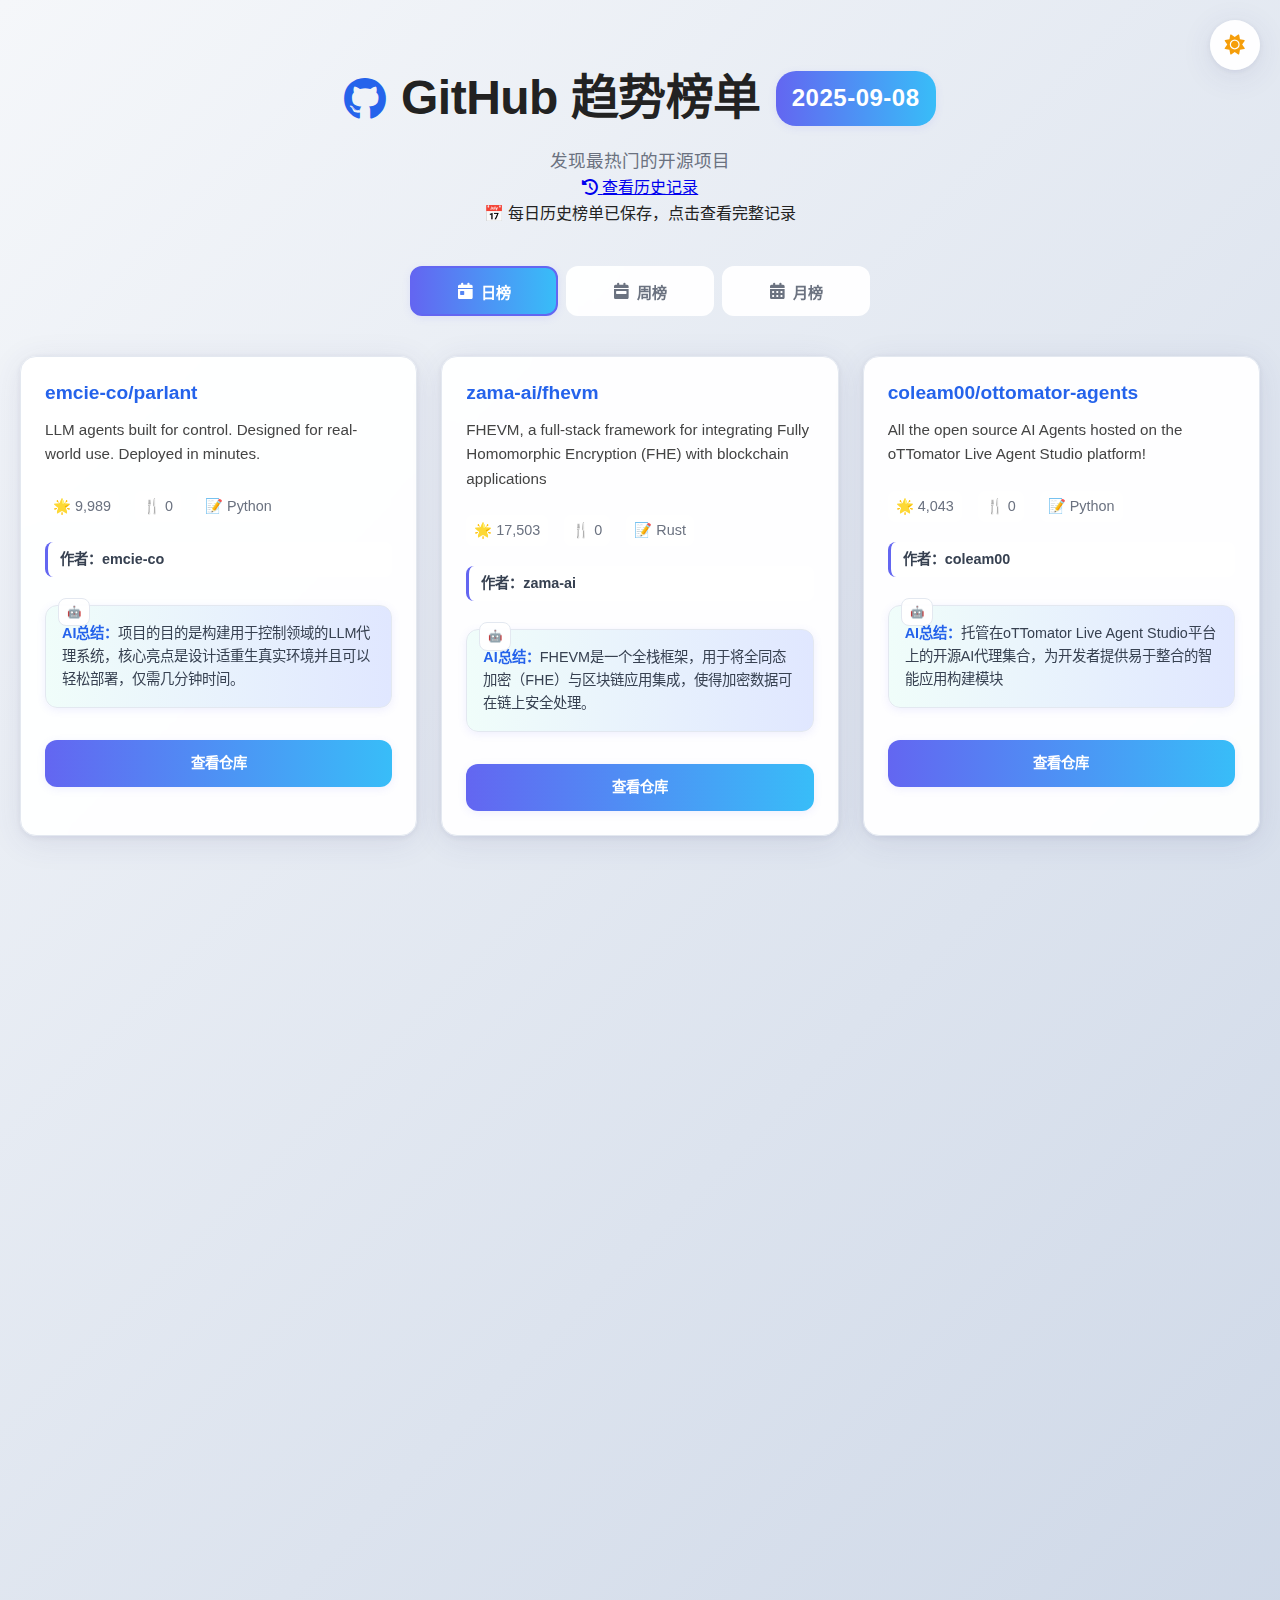
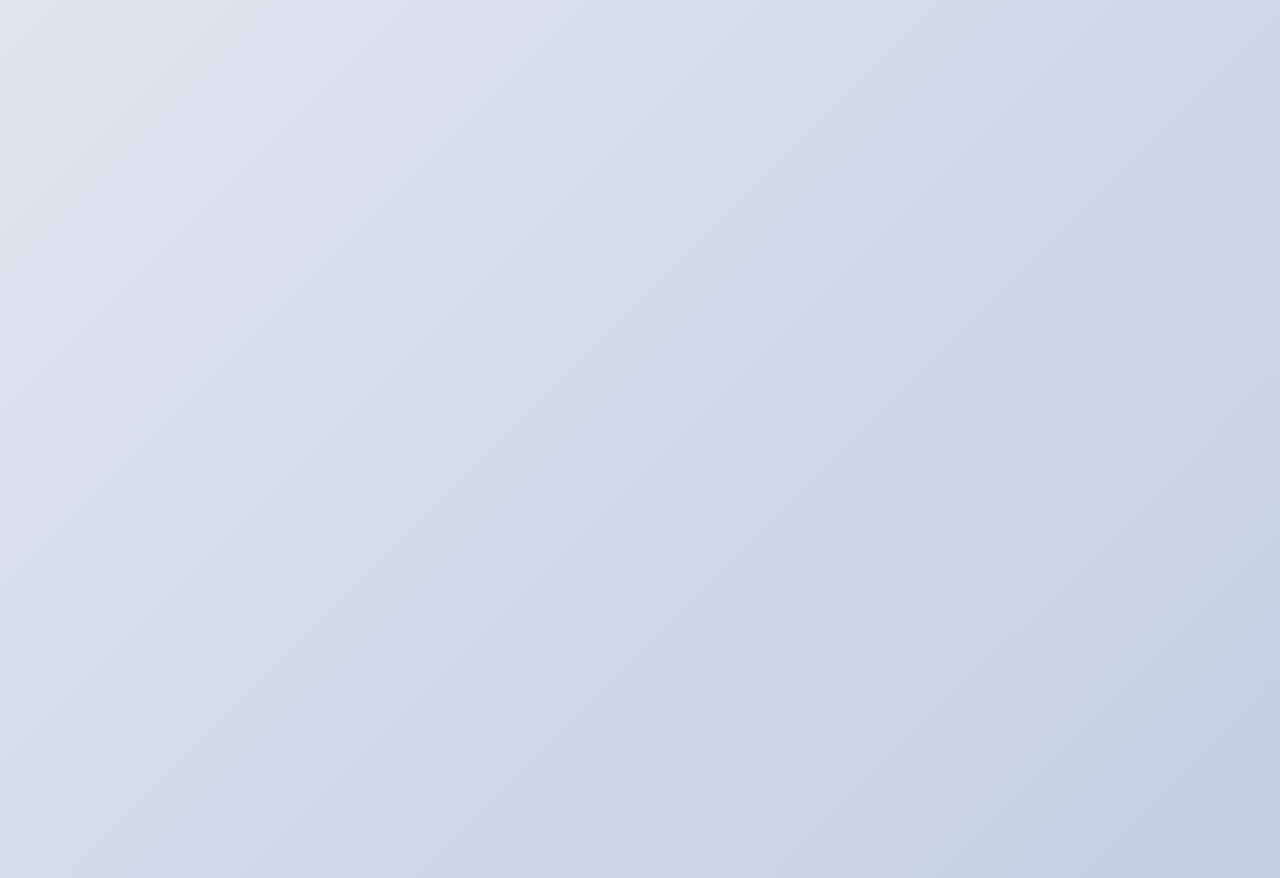
<file: index.html>
<!DOCTYPE html>
<html lang="zh-cn">
<head>
    <meta charset="UTF-8">
    <title>GitHub 趋势榜单（2025-09-08）</title>
    <meta name="viewport" content="width=device-width, initial-scale=1.0">
    <link rel="stylesheet" href="github_trending_cards.css">
    <link href="https://cdnjs.cloudflare.com/ajax/libs/font-awesome/6.0.0/css/all.min.css" rel="stylesheet">
</head>
<body data-theme="light">
    <!-- 主题切换按钮 -->
    <div class="theme-toggle-container">
        <button class="theme-toggle" onclick="toggleTheme()" aria-label="切换主题">
            <i class="fas fa-sun sun-icon"></i>
            <i class="fas fa-moon moon-icon"></i>
        </button>
    </div>

    <!-- 页面标题 -->
    <div class="header-container">
        <h1>
            <i class="fab fa-github"></i>
            GitHub 趋势榜单
            <span class="date-badge">2025-09-08</span>
        </h1>
        <p class="subtitle">发现最热门的开源项目</p>
        
        <!-- 历史记录入口 -->
        <div class="history-entrance">
            <a href="history/" class="history-btn">
                <i class="fas fa-history"></i>
                <span>查看历史记录</span>
            </a>
            <div class="history-tooltip">
                📅 每日历史榜单已保存，点击查看完整记录
            </div>
        </div>
    </div>

    <!-- 标签页导航 -->
    <div class="tab-navigation">
        <button class="tab-btn active" onclick="showTab('daily')" data-tab="daily">
            <i class="fas fa-calendar-day"></i>
            <span>日榜</span>
        </button>
        <button class="tab-btn" onclick="showTab('weekly')" data-tab="weekly">
            <i class="fas fa-calendar-week"></i>
            <span>周榜</span>
        </button>
        <button class="tab-btn" onclick="showTab('monthly')" data-tab="monthly">
            <i class="fas fa-calendar-alt"></i>
            <span>月榜</span>
        </button>
    </div>

    <div id="daily" class="container tab-content">

        <div class="card">
            <div class="repo-title"><a href="https://github.com/emcie-co/parlant" target="_blank">emcie-co/parlant</a></div>
            <div class="desc">LLM agents built for control. Designed for real-world use. Deployed in minutes.</div>
            <div class="meta">
                <span>🌟 9,989</span>
                <span>🍴 0</span>
                <span>📝 Python</span>
            </div>
            <div class="author">作者：emcie-co</div>
            <div class="ai-summary"><b>AI总结：</b>项目的目的是构建用于控制领域的LLM代理系统，核心亮点是设计适重生真实环境并且可以轻松部署，仅需几分钟时间。</div>
            <a class="btn" href="https://github.com/emcie-co/parlant" target="_blank">查看仓库</a>
        </div>

        <div class="card">
            <div class="repo-title"><a href="https://github.com/zama-ai/fhevm" target="_blank">zama-ai/fhevm</a></div>
            <div class="desc">FHEVM, a full-stack framework for integrating Fully Homomorphic Encryption (FHE) with blockchain applications</div>
            <div class="meta">
                <span>🌟 17,503</span>
                <span>🍴 0</span>
                <span>📝 Rust</span>
            </div>
            <div class="author">作者：zama-ai</div>
            <div class="ai-summary"><b>AI总结：</b>FHEVM是一个全栈框架，用于将全同态加密（FHE）与区块链应用集成，使得加密数据可在链上安全处理。</div>
            <a class="btn" href="https://github.com/zama-ai/fhevm" target="_blank">查看仓库</a>
        </div>

        <div class="card">
            <div class="repo-title"><a href="https://github.com/coleam00/ottomator-agents" target="_blank">coleam00/ottomator-agents</a></div>
            <div class="desc">All the open source AI Agents hosted on the oTTomator Live Agent Studio platform!</div>
            <div class="meta">
                <span>🌟 4,043</span>
                <span>🍴 0</span>
                <span>📝 Python</span>
            </div>
            <div class="author">作者：coleam00</div>
            <div class="ai-summary"><b>AI总结：</b>托管在oTTomator Live Agent Studio平台上的开源AI代理集合，为开发者提供易于整合的智能应用构建模块</div>
            <a class="btn" href="https://github.com/coleam00/ottomator-agents" target="_blank">查看仓库</a>
        </div>

        <div class="card">
            <div class="repo-title"><a href="https://github.com/juspay/hyperswitch" target="_blank">juspay/hyperswitch</a></div>
            <div class="desc">An open source payments switch written in Rust to make payments fast, reliable and affordable</div>
            <div class="meta">
                <span>🌟 29,847</span>
                <span>🍴 0</span>
                <span>📝 Rust</span>
            </div>
            <div class="author">作者：juspay</div>
            <div class="ai-summary"><b>AI总结：</b>构建快速可靠且经济高效的 Rust 支付网关开源切换平台</div>
            <a class="btn" href="https://github.com/juspay/hyperswitch" target="_blank">查看仓库</a>
        </div>

        <div class="card">
            <div class="repo-title"><a href="https://github.com/FIRST-Tech-Challenge/FtcRobotController" target="_blank">FIRST-Tech-Challenge/FtcRobotController</a></div>
            <div class="desc">FTC Android Studio Workspace for robot programming in Android Studio</div>
            <div class="meta">
                <span>🌟 1,015</span>
                <span>🍴 0</span>
                <span>📝 Java</span>
            </div>
            <div class="author">作者：FIRST-Tech-Challenge</div>
            <div class="ai-summary"><b>AI总结：</b>基于Android Studio的官方开发环境，简化了FIRST Tech Challenge机器人控制程序的编写调试与部署</div>
            <a class="btn" href="https://github.com/FIRST-Tech-Challenge/FtcRobotController" target="_blank">查看仓库</a>
        </div>

        <div class="card">
            <div class="repo-title"><a href="https://github.com/openwrt/openwrt" target="_blank">openwrt/openwrt</a></div>
            <div class="desc">This repository is a mirror ofhttps://git.openwrt.org/openwrt/openwrt.gitIt is for reference only and is not active for check-ins. We will continue to accept Pull Requests here. They will be merged via staging trees then into openwrt.git.</div>
            <div class="meta">
                <span>🌟 23,658</span>
                <span>🍴 0</span>
                <span>📝 C</span>
            </div>
            <div class="author">作者：openwrt</div>
            <div class="ai-summary"><b>AI总结：</b>构建开源路由器平台OpenWrt主要版本代码的镜像，内容可供查阅参考</div>
            <a class="btn" href="https://github.com/openwrt/openwrt" target="_blank">查看仓库</a>
        </div>

        <div class="card">
            <div class="repo-title"><a href="https://github.com/Kilo-Org/kilocode" target="_blank">Kilo-Org/kilocode</a></div>
            <div class="desc">Open Source AI coding assistant for planning, building, and fixing code. We frequently merge features from open-source projects like Roo Code and Cline, while building our own vision. Follow us: kilocode.ai/social</div>
            <div class="meta">
                <span>🌟 8,855</span>
                <span>🍴 0</span>
                <span>📝 TypeScript</span>
            </div>
            <div class="author">作者：Kilo-Org</div>
            <div class="ai-summary"><b>AI总结：</b>开源AI编程助手，集代码规划、构建、修复于一身，融合Ro Code、Cline等开源项目精华，并自有独特技术路径</div>
            <a class="btn" href="https://github.com/Kilo-Org/kilocode" target="_blank">查看仓库</a>
        </div>

        <div class="card">
            <div class="repo-title"><a href="https://github.com/Stirling-Tools/Stirling-PDF" target="_blank">Stirling-Tools/Stirling-PDF</a></div>
            <div class="desc">#1 Locally hosted web application that allows you to perform various operations on PDF files</div>
            <div class="meta">
                <span>🌟 65,563</span>
                <span>🍴 0</span>
                <span>📝 Java</span>
            </div>
            <div class="author">作者：Stirling-Tools</div>
            <div class="ai-summary"><b>AI总结：</b>这是一个支持多种PDF文件操作的本地托管Web应用，便于用户私密且便捷地处理文档。</div>
            <a class="btn" href="https://github.com/Stirling-Tools/Stirling-PDF" target="_blank">查看仓库</a>
        </div>

        <div class="card">
            <div class="repo-title"><a href="https://github.com/Eventual-Inc/Daft" target="_blank">Eventual-Inc/Daft</a></div>
            <div class="desc">Distributed query engine providing simple and reliable data processing for any modality and scale</div>
            <div class="meta">
                <span>🌟 3,942</span>
                <span>🍴 0</span>
                <span>📝 Rust</span>
            </div>
            <div class="author">作者：Eventual-Inc</div>
            <div class="ai-summary"><b>AI总结：</b>Daft是一个分布式查询引擎，专注于简单可靠地处理多模态数据及任何规模，其亮点在于多模态处理能力和可扩展性。</div>
            <a class="btn" href="https://github.com/Eventual-Inc/Daft" target="_blank">查看仓库</a>
        </div>

        <div class="card">
            <div class="repo-title"><a href="https://github.com/microsoft/BitNet" target="_blank">microsoft/BitNet</a></div>
            <div class="desc">Official inference framework for 1-bit LLMs</div>
            <div class="meta">
                <span>🌟 21,734</span>
                <span>🍴 0</span>
                <span>📝 Python</span>
            </div>
            <div class="author">作者：microsoft</div>
            <div class="ai-summary"><b>AI总结：</b>BitNet是微软开发的官方推理框架专门用于1-bit LLMs的核心用途实现高效推理其亮点在于可降低计算资源需求通过低比特量化技术实现优化</div>
            <a class="btn" href="https://github.com/microsoft/BitNet" target="_blank">查看仓库</a>
        </div>

    </div>
    <div id="weekly" class="container tab-content" style="display:none;">

        <div class="card">
            <div class="repo-title"><a href="https://github.com/coleam00/Archon" target="_blank">coleam00/Archon</a></div>
            <div class="desc">Beta release of Archon OS - the knowledge and task management backbone for AI coding assistants.</div>
            <div class="meta">
                <span>🌟 11,720</span>
                <span>🍴 0</span>
                <span>📝 Python</span>
            </div>
            <div class="author">作者：coleam00</div>
            <div class="ai-summary"><b>AI总结：</b>Archon OS 是专为 AI 编码助手提供知识与任务管理功能的辅助操作系统。</div>
            <a class="btn" href="https://github.com/coleam00/Archon" target="_blank">查看仓库</a>
        </div>

        <div class="card">
            <div class="repo-title"><a href="https://github.com/moeru-ai/airi" target="_blank">moeru-ai/airi</a></div>
            <div class="desc">💖🧸 Self hosted, you owned Grok Companion, a container of souls of waifu, cyber livings to bring them into our worlds, wishing to achieve Neuro-sama's altitude. Capable of realtime voice chat, Minecraft, Factorio playing. Web / macOS / Windows supported.</div>
            <div class="meta">
                <span>🌟 13,106</span>
                <span>🍴 0</span>
                <span>📝 Vue</span>
            </div>
            <div class="author">作者：moeru-ai</div>
            <div class="ai-summary"><b>AI总结：</b>moeru-ai/airi是一个自托管的AI伴侣项目让您的虚拟伙伴能实时语音聊天玩游戏并支持跨平台运行</div>
            <a class="btn" href="https://github.com/moeru-ai/airi" target="_blank">查看仓库</a>
        </div>

        <div class="card">
            <div class="repo-title"><a href="https://github.com/asgeirtj/system_prompts_leaks" target="_blank">asgeirtj/system_prompts_leaks</a></div>
            <div class="desc">Collection of extracted System Prompts from popular chatbots like ChatGPT, Claude & Gemini</div>
            <div class="meta">
                <span>🌟 19,336</span>
                <span>🍴 0</span>
                <span>📝 JavaScript</span>
            </div>
            <div class="author">作者：asgeirtj</div>
            <div class="ai-summary"><b>AI总结：</b>这个项目的核心用途是收集展示在聊天机器人（如ChatGPT、Claude）互动中列出现的系统提示语，并新增了将这些提示语进行挖掘、整理和展示的亮点。</div>
            <a class="btn" href="https://github.com/asgeirtj/system_prompts_leaks" target="_blank">查看仓库</a>
        </div>

        <div class="card">
            <div class="repo-title"><a href="https://github.com/plait-board/drawnix" target="_blank">plait-board/drawnix</a></div>
            <div class="desc">开源白板工具（SaaS），一体化白板，包含思维导图、流程图、自由画等。All in one open-source whiteboard tool with mind, flowchart, freehand and etc.</div>
            <div class="meta">
                <span>🌟 10,825</span>
                <span>🍴 0</span>
                <span>📝 TypeScript</span>
            </div>
            <div class="author">作者：plait-board</div>
            <div class="ai-summary"><b>AI总结：</b>Drawnix是一体化开源白板工具，集思维导图、流程图等多种绘图功能于一体</div>
            <a class="btn" href="https://github.com/plait-board/drawnix" target="_blank">查看仓库</a>
        </div>

        <div class="card">
            <div class="repo-title"><a href="https://github.com/winapps-org/winapps" target="_blank">winapps-org/winapps</a></div>
            <div class="desc">Run Windows apps such as Microsoft Office/Adobe in Linux (Ubuntu/Fedora) and GNOME/KDE as if they were a part of the native OS, including Nautilus integration. Hard fork ofhttps://github.com/Fmstrat/winapps/</div>
            <div class="meta">
                <span>🌟 8,949</span>
                <span>🍴 0</span>
                <span>📝 Shell</span>
            </div>
            <div class="author">作者：winapps-org</div>
            <div class="ai-summary"><b>AI总结：</b>在Linux和KDE/GNOME上兼容运行Windows应用并实现原生集成体验的硬分叉项目。</div>
            <a class="btn" href="https://github.com/winapps-org/winapps" target="_blank">查看仓库</a>
        </div>

        <div class="card">
            <div class="repo-title"><a href="https://github.com/simstudioai/sim" target="_blank">simstudioai/sim</a></div>
            <div class="desc">Open-source platform to build and deploy AI agent workflows.</div>
            <div class="meta">
                <span>🌟 14,411</span>
                <span>🍴 0</span>
                <span>📝 TypeScript</span>
            </div>
            <div class="author">作者：simstudioai</div>
            <div class="ai-summary"><b>AI总结：</b>构建和部署AI代理工作流的强大开源平台</div>
            <a class="btn" href="https://github.com/simstudioai/sim" target="_blank">查看仓库</a>
        </div>

        <div class="card">
            <div class="repo-title"><a href="https://github.com/openai/codex" target="_blank">openai/codex</a></div>
            <div class="desc">Lightweight coding agent that runs in your terminal</div>
            <div class="meta">
                <span>🌟 39,312</span>
                <span>🍴 0</span>
                <span>📝 Rust</span>
            </div>
            <div class="author">作者：openai</div>
            <div class="ai-summary"><b>AI总结：</b>这个Terminal助手帮助你提醒和续写代码，轻松完成编程任务。</div>
            <a class="btn" href="https://github.com/openai/codex" target="_blank">查看仓库</a>
        </div>

        <div class="card">
            <div class="repo-title"><a href="https://github.com/dockur/windows" target="_blank">dockur/windows</a></div>
            <div class="desc">Windows inside a Docker container.</div>
            <div class="meta">
                <span>🌟 44,718</span>
                <span>🍴 0</span>
                <span>📝 Shell</span>
            </div>
            <div class="author">作者：dockur</div>
            <div class="ai-summary"><b>AI总结：</b>在Docker容器中运行Windows环境，实现跨平台开发部署</div>
            <a class="btn" href="https://github.com/dockur/windows" target="_blank">查看仓库</a>
        </div>

        <div class="card">
            <div class="repo-title"><a href="https://github.com/basecamp/omarchy" target="_blank">basecamp/omarchy</a></div>
            <div class="desc">Opinionated Arch/Hyprland Setup</div>
            <div class="meta">
                <span>🌟 7,189</span>
                <span>🍴 0</span>
                <span>📝 Shell</span>
            </div>
            <div class="author">作者：basecamp</div>
            <div class="ai-summary"><b>AI总结：</b>一个为用户奉上开箱即用配置的轻量级桌面框架</div>
            <a class="btn" href="https://github.com/basecamp/omarchy" target="_blank">查看仓库</a>
        </div>

        <div class="card">
            <div class="repo-title"><a href="https://github.com/dtyq/magic" target="_blank">dtyq/magic</a></div>
            <div class="desc">Super Magic. The first open-source all-in-one AI productivity platform (Generalist AI Agent + Workflow Engine + IM + Online collaborative office system)</div>
            <div class="meta">
                <span>🌟 4,006</span>
                <span>🍴 0</span>
                <span>📝 PHP</span>
            </div>
            <div class="author">作者：dtyq</div>
            <div class="ai-summary"><b>AI总结：</b>Magic 是首个集 AI 通用地域智能代理、工作流引擎与即时通讯、办公于一体的开源一体化生产力平台，实现多领域工作高效率处理。</div>
            <a class="btn" href="https://github.com/dtyq/magic" target="_blank">查看仓库</a>
        </div>

    </div>
    <div id="monthly" class="container tab-content" style="display:none;">

        <div class="card">
            <div class="repo-title"><a href="https://github.com/coleam00/Archon" target="_blank">coleam00/Archon</a></div>
            <div class="desc">Beta release of Archon OS - the knowledge and task management backbone for AI coding assistants.</div>
            <div class="meta">
                <span>🌟 11,720</span>
                <span>🍴 0</span>
                <span>📝 Python</span>
            </div>
            <div class="author">作者：coleam00</div>
            <div class="ai-summary"><b>AI总结：</b>Archon OS 是专为 AI 编码助手提供知识与任务管理功能的辅助操作系统。</div>
            <a class="btn" href="https://github.com/coleam00/Archon" target="_blank">查看仓库</a>
        </div>

        <div class="card">
            <div class="repo-title"><a href="https://github.com/moeru-ai/airi" target="_blank">moeru-ai/airi</a></div>
            <div class="desc">💖🧸 Self hosted, you owned Grok Companion, a container of souls of waifu, cyber livings to bring them into our worlds, wishing to achieve Neuro-sama's altitude. Capable of realtime voice chat, Minecraft, Factorio playing. Web / macOS / Windows supported.</div>
            <div class="meta">
                <span>🌟 13,106</span>
                <span>🍴 0</span>
                <span>📝 Vue</span>
            </div>
            <div class="author">作者：moeru-ai</div>
            <div class="ai-summary"><b>AI总结：</b>moeru-ai/airi是一个自托管的AI伴侣项目让您的虚拟伙伴能实时语音聊天玩游戏并支持跨平台运行</div>
            <a class="btn" href="https://github.com/moeru-ai/airi" target="_blank">查看仓库</a>
        </div>

        <div class="card">
            <div class="repo-title"><a href="https://github.com/asgeirtj/system_prompts_leaks" target="_blank">asgeirtj/system_prompts_leaks</a></div>
            <div class="desc">Collection of extracted System Prompts from popular chatbots like ChatGPT, Claude & Gemini</div>
            <div class="meta">
                <span>🌟 19,336</span>
                <span>🍴 0</span>
                <span>📝 JavaScript</span>
            </div>
            <div class="author">作者：asgeirtj</div>
            <div class="ai-summary"><b>AI总结：</b>这个项目的核心用途是收集展示在聊天机器人（如ChatGPT、Claude）互动中列出现的系统提示语，并新增了将这些提示语进行挖掘、整理和展示的亮点。</div>
            <a class="btn" href="https://github.com/asgeirtj/system_prompts_leaks" target="_blank">查看仓库</a>
        </div>

        <div class="card">
            <div class="repo-title"><a href="https://github.com/plait-board/drawnix" target="_blank">plait-board/drawnix</a></div>
            <div class="desc">开源白板工具（SaaS），一体化白板，包含思维导图、流程图、自由画等。All in one open-source whiteboard tool with mind, flowchart, freehand and etc.</div>
            <div class="meta">
                <span>🌟 10,825</span>
                <span>🍴 0</span>
                <span>📝 TypeScript</span>
            </div>
            <div class="author">作者：plait-board</div>
            <div class="ai-summary"><b>AI总结：</b>Drawnix是一体化开源白板工具，集思维导图、流程图等多种绘图功能于一体</div>
            <a class="btn" href="https://github.com/plait-board/drawnix" target="_blank">查看仓库</a>
        </div>

        <div class="card">
            <div class="repo-title"><a href="https://github.com/winapps-org/winapps" target="_blank">winapps-org/winapps</a></div>
            <div class="desc">Run Windows apps such as Microsoft Office/Adobe in Linux (Ubuntu/Fedora) and GNOME/KDE as if they were a part of the native OS, including Nautilus integration. Hard fork ofhttps://github.com/Fmstrat/winapps/</div>
            <div class="meta">
                <span>🌟 8,949</span>
                <span>🍴 0</span>
                <span>📝 Shell</span>
            </div>
            <div class="author">作者：winapps-org</div>
            <div class="ai-summary"><b>AI总结：</b>在Linux和KDE/GNOME上兼容运行Windows应用并实现原生集成体验的硬分叉项目。</div>
            <a class="btn" href="https://github.com/winapps-org/winapps" target="_blank">查看仓库</a>
        </div>

        <div class="card">
            <div class="repo-title"><a href="https://github.com/simstudioai/sim" target="_blank">simstudioai/sim</a></div>
            <div class="desc">Open-source platform to build and deploy AI agent workflows.</div>
            <div class="meta">
                <span>🌟 14,411</span>
                <span>🍴 0</span>
                <span>📝 TypeScript</span>
            </div>
            <div class="author">作者：simstudioai</div>
            <div class="ai-summary"><b>AI总结：</b>构建和部署AI代理工作流的强大开源平台</div>
            <a class="btn" href="https://github.com/simstudioai/sim" target="_blank">查看仓库</a>
        </div>

        <div class="card">
            <div class="repo-title"><a href="https://github.com/openai/codex" target="_blank">openai/codex</a></div>
            <div class="desc">Lightweight coding agent that runs in your terminal</div>
            <div class="meta">
                <span>🌟 39,312</span>
                <span>🍴 0</span>
                <span>📝 Rust</span>
            </div>
            <div class="author">作者：openai</div>
            <div class="ai-summary"><b>AI总结：</b>这个Terminal助手帮助你提醒和续写代码，轻松完成编程任务。</div>
            <a class="btn" href="https://github.com/openai/codex" target="_blank">查看仓库</a>
        </div>

        <div class="card">
            <div class="repo-title"><a href="https://github.com/dockur/windows" target="_blank">dockur/windows</a></div>
            <div class="desc">Windows inside a Docker container.</div>
            <div class="meta">
                <span>🌟 44,718</span>
                <span>🍴 0</span>
                <span>📝 Shell</span>
            </div>
            <div class="author">作者：dockur</div>
            <div class="ai-summary"><b>AI总结：</b>在Docker容器中运行Windows环境，实现跨平台开发部署</div>
            <a class="btn" href="https://github.com/dockur/windows" target="_blank">查看仓库</a>
        </div>

        <div class="card">
            <div class="repo-title"><a href="https://github.com/basecamp/omarchy" target="_blank">basecamp/omarchy</a></div>
            <div class="desc">Opinionated Arch/Hyprland Setup</div>
            <div class="meta">
                <span>🌟 7,189</span>
                <span>🍴 0</span>
                <span>📝 Shell</span>
            </div>
            <div class="author">作者：basecamp</div>
            <div class="ai-summary"><b>AI总结：</b>一个为用户奉上开箱即用配置的轻量级桌面框架</div>
            <a class="btn" href="https://github.com/basecamp/omarchy" target="_blank">查看仓库</a>
        </div>

        <div class="card">
            <div class="repo-title"><a href="https://github.com/dtyq/magic" target="_blank">dtyq/magic</a></div>
            <div class="desc">Super Magic. The first open-source all-in-one AI productivity platform (Generalist AI Agent + Workflow Engine + IM + Online collaborative office system)</div>
            <div class="meta">
                <span>🌟 4,006</span>
                <span>🍴 0</span>
                <span>📝 PHP</span>
            </div>
            <div class="author">作者：dtyq</div>
            <div class="ai-summary"><b>AI总结：</b>Magic 是首个集 AI 通用地域智能代理、工作流引擎与即时通讯、办公于一体的开源一体化生产力平台，实现多领域工作高效率处理。</div>
            <a class="btn" href="https://github.com/dtyq/magic" target="_blank">查看仓库</a>
        </div>

    </div>
    <script>
    // 主题切换功能
    function toggleTheme() {
        const body = document.body;
        const currentTheme = body.getAttribute('data-theme');
        const newTheme = currentTheme === 'light' ? 'dark' : 'light';

        body.setAttribute('data-theme', newTheme);
        localStorage.setItem('theme', newTheme);

        // 添加切换动画
        body.style.transition = 'background-color 0.3s ease, color 0.3s ease';
        setTimeout(() => {
            body.style.transition = '';
        }, 300);
    }

    // 页面加载时恢复主题设置
    document.addEventListener('DOMContentLoaded', function() {
        const savedTheme = localStorage.getItem('theme') || 'light';
        document.body.setAttribute('data-theme', savedTheme);
    });

    // 标签页切换功能
    function showTab(tab) {
        // 隐藏所有标签页内容
        document.getElementById('daily').style.display = 'none';
        document.getElementById('weekly').style.display = 'none';
        document.getElementById('monthly').style.display = 'none';

        // 显示选中的标签页
        document.getElementById(tab).style.display = '';

        // 更新标签页按钮状态
        document.querySelectorAll('.tab-btn').forEach(btn => {
            btn.classList.remove('active');
        });
        document.querySelector(`[data-tab="${tab}"]`).classList.add('active');

        // 添加切换动画
        const container = document.getElementById(tab);
        container.style.opacity = '0';
        container.style.transform = 'translateY(20px)';

        setTimeout(() => {
            container.style.transition = 'opacity 0.4s ease, transform 0.4s ease';
            container.style.opacity = '1';
            container.style.transform = 'translateY(0)';
        }, 50);

        setTimeout(() => {
            container.style.transition = '';
        }, 450);
    }

    // 卡片动画效果
    document.addEventListener('DOMContentLoaded', function() {
        const cards = document.querySelectorAll('.card');

        const observerOptions = {
            threshold: 0.1,
            rootMargin: '0px 0px -50px 0px'
        };

        const observer = new IntersectionObserver((entries) => {
            entries.forEach(entry => {
                if (entry.isIntersecting) {
                    entry.target.style.opacity = '1';
                    entry.target.style.transform = 'translateY(0)';
                }
            });
        }, observerOptions);

        cards.forEach((card, index) => {
            card.style.opacity = '0';
            card.style.transform = 'translateY(30px)';
            card.style.transition = `opacity 0.6s ease ${index * 0.1}s, transform 0.6s ease ${index * 0.1}s`;
            observer.observe(card);
        });
    });
    </script>
</body>
</html>
</file>
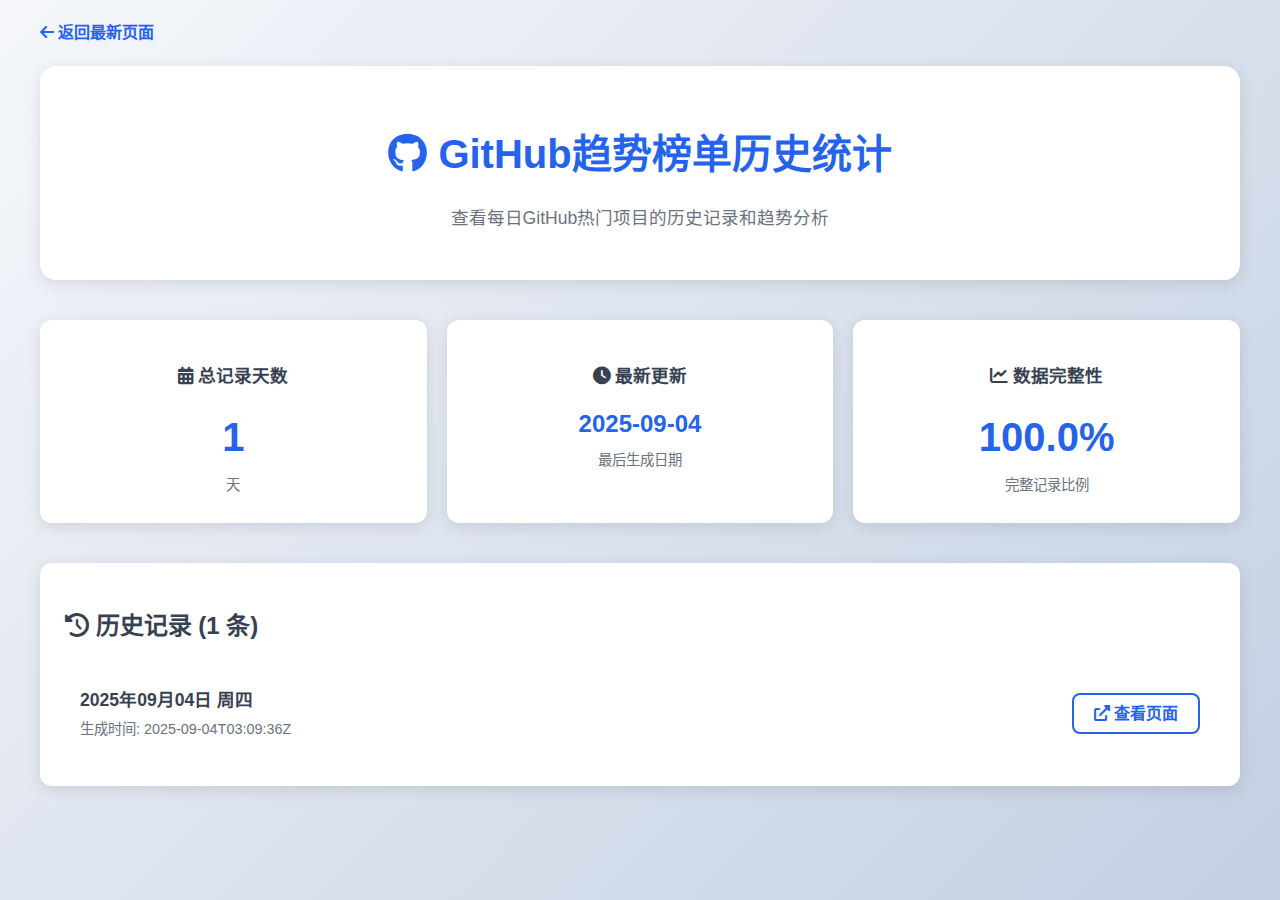
<file: history/index.html>
<!DOCTYPE html>
<html lang="zh-cn">
<head>
    <meta charset="UTF-8">
    <title>GitHub趋势榜单 - 历史统计</title>
    <meta name="viewport" content="width=device-width, initial-scale=1.0">
    <link href="https://cdnjs.cloudflare.com/ajax/libs/font-awesome/6.0.0/css/all.min.css" rel="stylesheet">
    <style>
        * { box-sizing: border-box; }
        body {
            font-family: 'Segoe UI', -apple-system, BlinkMacSystemFont, sans-serif;
            margin: 0;
            padding: 20px;
            background: linear-gradient(135deg, #f5f7fa 0%, #c3cfe2 100%);
            min-height: 100vh;
            line-height: 1.6;
        }
        .container {
            max-width: 1200px;
            margin: 0 auto;
        }
        .header {
            text-align: center;
            margin-bottom: 40px;
            background: white;
            padding: 30px;
            border-radius: 16px;
            box-shadow: 0 4px 16px rgba(0,0,0,0.1);
        }
        .header h1 {
            color: #2563eb;
            margin-bottom: 10px;
            font-size: 2.5rem;
        }
        .header p {
            color: #6b7280;
            font-size: 1.1rem;
        }
        .stats-grid {
            display: grid;
            grid-template-columns: repeat(auto-fit, minmax(300px, 1fr));
            gap: 20px;
            margin-bottom: 40px;
        }
        .stat-card {
            background: white;
            border-radius: 12px;
            padding: 25px;
            box-shadow: 0 4px 16px rgba(0,0,0,0.1);
            text-align: center;
            transition: transform 0.2s ease;
        }
        .stat-card:hover {
            transform: translateY(-4px);
        }
        .stat-card h3 {
            color: #374151;
            margin-bottom: 15px;
            font-size: 1.1rem;
        }
        .stat-number {
            font-size: 2.5rem;
            font-weight: bold;
            color: #2563eb;
            margin-bottom: 5px;
        }
        .stat-label {
            color: #6b7280;
            font-size: 0.9rem;
        }
        .history-list {
            background: white;
            border-radius: 12px;
            padding: 25px;
            box-shadow: 0 4px 16px rgba(0,0,0,0.1);
        }
        .history-list h2 {
            color: #374151;
            margin-bottom: 20px;
            font-size: 1.5rem;
        }
        .history-item {
            display: flex;
            justify-content: space-between;
            align-items: center;
            padding: 20px 15px;
            border-bottom: 1px solid #e5e7eb;
            transition: background 0.2s;
        }
        .history-item:hover {
            background: #f9fafb;
        }
        .history-item:last-child {
            border-bottom: none;
        }
        .history-date {
            font-weight: 600;
            color: #374151;
            font-size: 1.1rem;
        }
        .history-meta {
            color: #6b7280;
            font-size: 0.9rem;
            margin-top: 4px;
        }
        .history-link {
            color: #2563eb;
            text-decoration: none;
            padding: 10px 20px;
            border-radius: 8px;
            border: 2px solid #2563eb;
            transition: all 0.2s;
            font-weight: 600;
        }
        .history-link:hover {
            background: #2563eb;
            color: white;
            transform: translateY(-2px);
        }
        .back-link {
            display: inline-block;
            margin-bottom: 20px;
            color: #2563eb;
            text-decoration: none;
            font-weight: 600;
        }
        .back-link:hover {
            text-decoration: underline;
        }
        @media (max-width: 768px) {
            .history-item {
                flex-direction: column;
                align-items: flex-start;
                gap: 15px;
            }
            .stats-grid {
                grid-template-columns: 1fr;
            }
        }
    </style>
</head>
<body>
    <div class="container">
        <a href="../" class="back-link">
            <i class="fas fa-arrow-left"></i> 返回最新页面
        </a>
        
        <div class="header">
            <h1><i class="fab fa-github"></i> GitHub趋势榜单历史统计</h1>
            <p>查看每日GitHub热门项目的历史记录和趋势分析</p>
        </div>
        
        <div class="stats-grid">
            <div class="stat-card">
                <h3><i class="fas fa-calendar-alt"></i> 总记录天数</h3>
                <div class="stat-number">1</div>
                <div class="stat-label">天</div>
            </div>
            <div class="stat-card">
                <h3><i class="fas fa-clock"></i> 最新更新</h3>
                <div class="stat-number" style="font-size: 1.5rem;">2025-09-04</div>
                <div class="stat-label">最后生成日期</div>
            </div>
            <div class="stat-card">
                <h3><i class="fas fa-chart-line"></i> 数据完整性</h3>
                <div class="stat-number">100.0%</div>
                <div class="stat-label">完整记录比例</div>
            </div>
        </div>
        
        <div class="history-list">
            <h2><i class="fas fa-history"></i> 历史记录 (1 条)</h2>
            
        <div class="history-item">
            <div>
                <div class="history-date">2025年09月04日 周四</div>
                <div class="history-meta">生成时间: 2025-09-04T03:09:36Z</div>
            </div>
            <div>
                <a href="2025-09-04/" class="history-link" target="_blank">
                    <i class="fas fa-external-link-alt"></i> 查看页面
                </a>
            </div>
        </div>
        </div>
    </div>
</body>
</html>
</file>
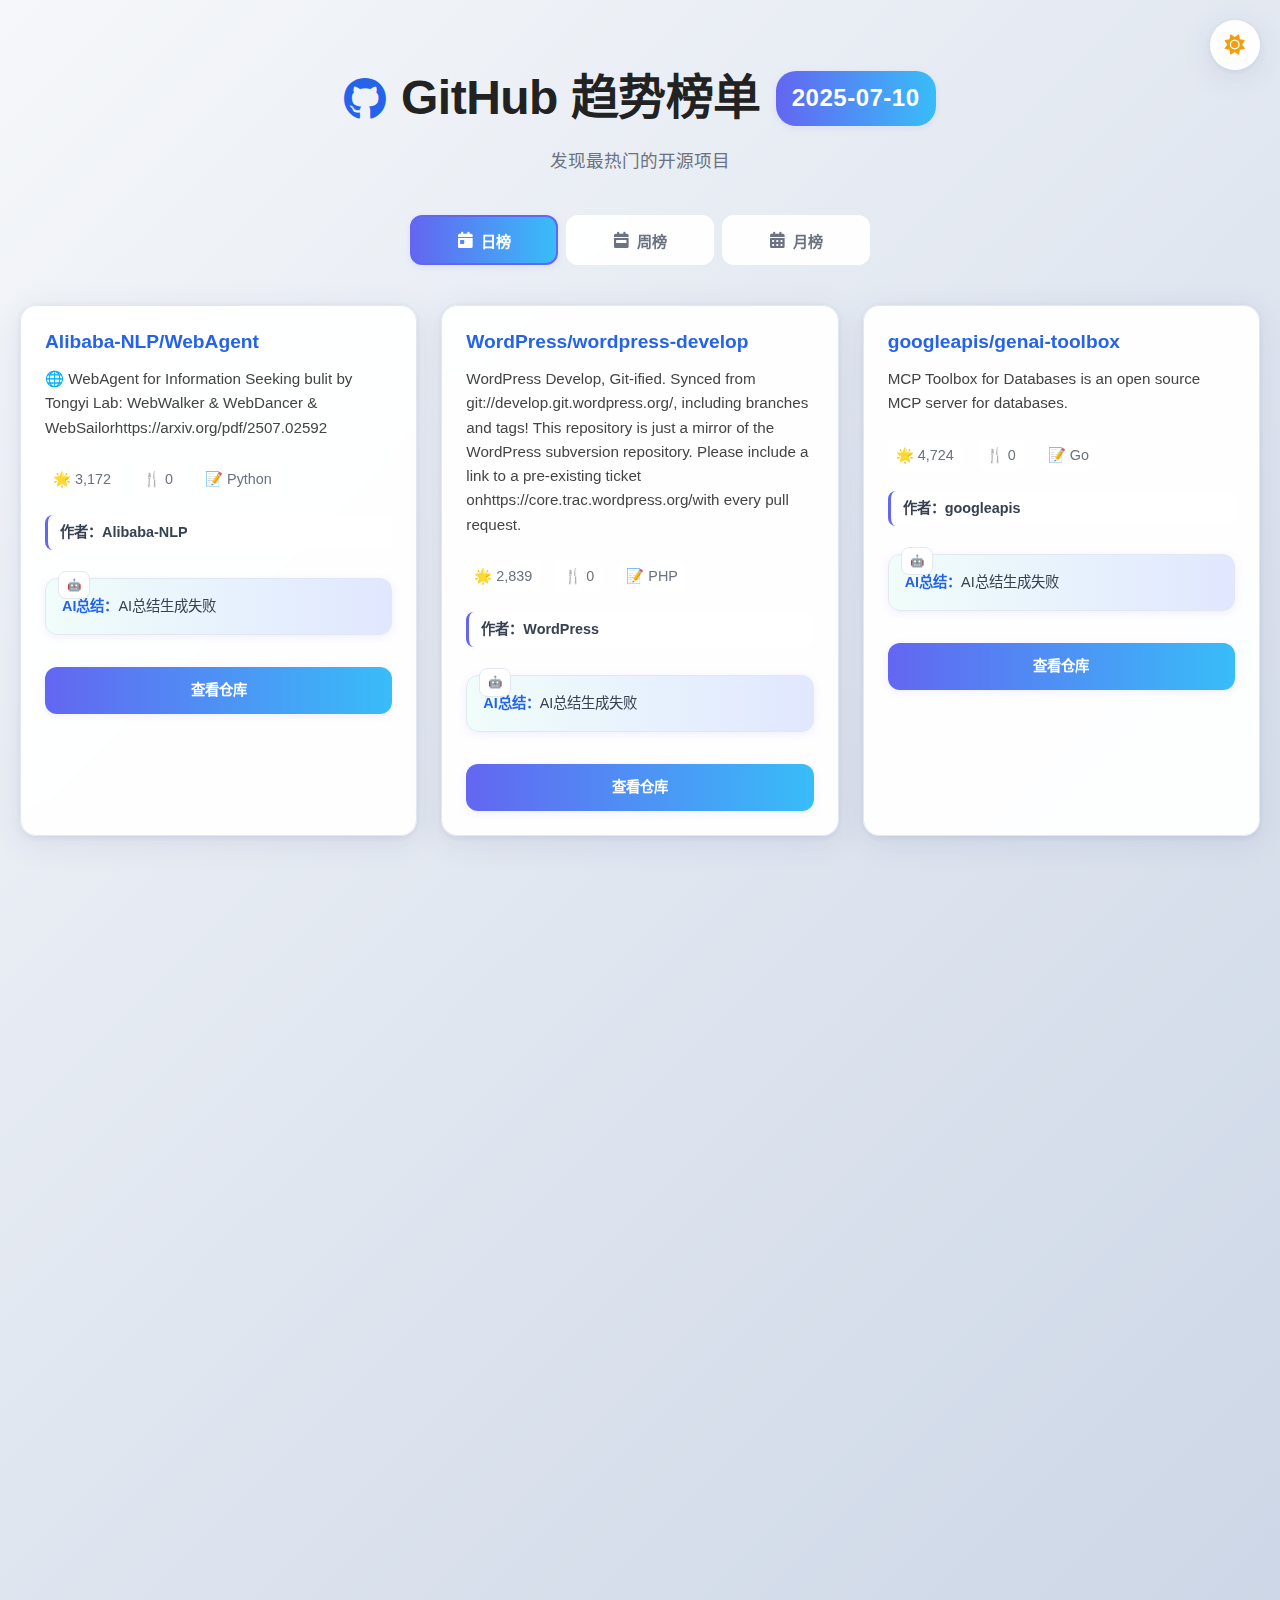
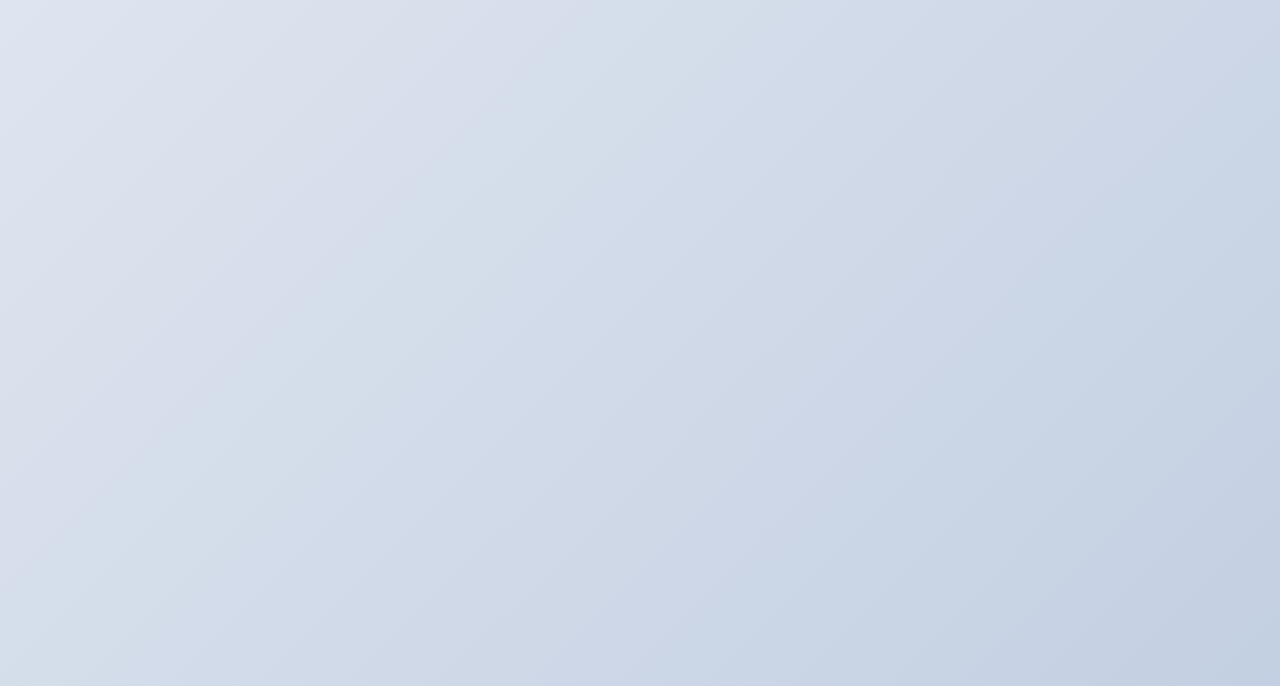
<file: history/2025-07-10/index.html>
<!DOCTYPE html>
<html lang="zh-cn">
<head>
    <meta charset="UTF-8">
    <title>GitHub 趋势榜单（2025-07-10）</title>
    <meta name="viewport" content="width=device-width, initial-scale=1.0">
    <link rel="stylesheet" href="github_trending_cards.css">
    <link href="https://cdnjs.cloudflare.com/ajax/libs/font-awesome/6.0.0/css/all.min.css" rel="stylesheet">
</head>
<body data-theme="light">
    <!-- 主题切换按钮 -->
    <div class="theme-toggle-container">
        <button class="theme-toggle" onclick="toggleTheme()" aria-label="切换主题">
            <i class="fas fa-sun sun-icon"></i>
            <i class="fas fa-moon moon-icon"></i>
        </button>
    </div>
    
    <!-- 页面标题 -->
    <div class="header-container">
        <h1>
            <i class="fab fa-github"></i>
            GitHub 趋势榜单
            <span class="date-badge">2025-07-10</span>
        </h1>
        <p class="subtitle">发现最热门的开源项目</p>
    </div>
    
    <!-- 标签页导航 -->
    <div class="tab-navigation">
        <button class="tab-btn active" onclick="showTab('daily')" data-tab="daily">
            <i class="fas fa-calendar-day"></i>
            <span>日榜</span>
        </button>
        <button class="tab-btn" onclick="showTab('weekly')" data-tab="weekly">
            <i class="fas fa-calendar-week"></i>
            <span>周榜</span>
        </button>
        <button class="tab-btn" onclick="showTab('monthly')" data-tab="monthly">
            <i class="fas fa-calendar-alt"></i>
            <span>月榜</span>
        </button>
    </div>
    
    <div id="daily" class="container tab-content">

        <div class="card">
            <div class="repo-title"><a href="https://github.com/Alibaba-NLP/WebAgent" target="_blank">Alibaba-NLP/WebAgent</a></div>
            <div class="desc">🌐 WebAgent for Information Seeking bulit by Tongyi Lab: WebWalker & WebDancer & WebSailorhttps://arxiv.org/pdf/2507.02592</div>
            <div class="meta">
                <span>🌟 3,172</span>
                <span>🍴 0</span>
                <span>📝 Python</span>
            </div>
            <div class="author">作者：Alibaba-NLP</div>
            <div class="ai-summary"><b>AI总结：</b>AI总结生成失败</div>
            <a class="btn" href="https://github.com/Alibaba-NLP/WebAgent" target="_blank">查看仓库</a>
        </div>

        <div class="card">
            <div class="repo-title"><a href="https://github.com/WordPress/wordpress-develop" target="_blank">WordPress/wordpress-develop</a></div>
            <div class="desc">WordPress Develop, Git-ified. Synced from git://develop.git.wordpress.org/, including branches and tags! This repository is just a mirror of the WordPress subversion repository. Please include a link to a pre-existing ticket onhttps://core.trac.wordpress.org/with every pull request.</div>
            <div class="meta">
                <span>🌟 2,839</span>
                <span>🍴 0</span>
                <span>📝 PHP</span>
            </div>
            <div class="author">作者：WordPress</div>
            <div class="ai-summary"><b>AI总结：</b>AI总结生成失败</div>
            <a class="btn" href="https://github.com/WordPress/wordpress-develop" target="_blank">查看仓库</a>
        </div>

        <div class="card">
            <div class="repo-title"><a href="https://github.com/googleapis/genai-toolbox" target="_blank">googleapis/genai-toolbox</a></div>
            <div class="desc">MCP Toolbox for Databases is an open source MCP server for databases.</div>
            <div class="meta">
                <span>🌟 4,724</span>
                <span>🍴 0</span>
                <span>📝 Go</span>
            </div>
            <div class="author">作者：googleapis</div>
            <div class="ai-summary"><b>AI总结：</b>AI总结生成失败</div>
            <a class="btn" href="https://github.com/googleapis/genai-toolbox" target="_blank">查看仓库</a>
        </div>

        <div class="card">
            <div class="repo-title"><a href="https://github.com/LMCache/LMCache" target="_blank">LMCache/LMCache</a></div>
            <div class="desc">Supercharge Your LLM with the Fastest KV Cache Layer</div>
            <div class="meta">
                <span>🌟 2,775</span>
                <span>🍴 0</span>
                <span>📝 Python</span>
            </div>
            <div class="author">作者：LMCache</div>
            <div class="ai-summary"><b>AI总结：</b>AI总结生成失败</div>
            <a class="btn" href="https://github.com/LMCache/LMCache" target="_blank">查看仓库</a>
        </div>

        <div class="card">
            <div class="repo-title"><a href="https://github.com/forthespada/CS-Books" target="_blank">forthespada/CS-Books</a></div>
            <div class="desc">🔥🔥超过1000本的计算机经典书籍、个人笔记资料以及本人在各平台发表文章中所涉及的资源等。书籍资源包括C/C++、Java、Python、Go语言、数据结构与算法、操作系统、后端架构、计算机系统知识、数据库、计算机网络、设计模式、前端、汇编以及校招社招各种面经~</div>
            <div class="meta">
                <span>🌟 23,608</span>
                <span>🍴 0</span>
                <span>📝 未知</span>
            </div>
            <div class="author">作者：forthespada</div>
            <div class="ai-summary"><b>AI总结：</b>AI总结生成失败</div>
            <a class="btn" href="https://github.com/forthespada/CS-Books" target="_blank">查看仓库</a>
        </div>

        <div class="card">
            <div class="repo-title"><a href="https://github.com/ByteByteGoHq/system-design-101" target="_blank">ByteByteGoHq/system-design-101</a></div>
            <div class="desc">Explain complex systems using visuals and simple terms. Help you prepare for system design interviews.</div>
            <div class="meta">
                <span>🌟 74,120</span>
                <span>🍴 0</span>
                <span>📝 未知</span>
            </div>
            <div class="author">作者：ByteByteGoHq</div>
            <div class="ai-summary"><b>AI总结：</b>AI总结生成失败</div>
            <a class="btn" href="https://github.com/ByteByteGoHq/system-design-101" target="_blank">查看仓库</a>
        </div>

        <div class="card">
            <div class="repo-title"><a href="https://github.com/snap-stanford/Biomni" target="_blank">snap-stanford/Biomni</a></div>
            <div class="desc">Biomni: a general-purpose biomedical AI agent</div>
            <div class="meta">
                <span>🌟 888</span>
                <span>🍴 0</span>
                <span>📝 Python</span>
            </div>
            <div class="author">作者：snap-stanford</div>
            <div class="ai-summary"><b>AI总结：</b>AI总结生成失败</div>
            <a class="btn" href="https://github.com/snap-stanford/Biomni" target="_blank">查看仓库</a>
        </div>

        <div class="card">
            <div class="repo-title"><a href="https://github.com/pybind/pybind11" target="_blank">pybind/pybind11</a></div>
            <div class="desc">Seamless operability between C++11 and Python</div>
            <div class="meta">
                <span>🌟 16,835</span>
                <span>🍴 0</span>
                <span>📝 C++</span>
            </div>
            <div class="author">作者：pybind</div>
            <div class="ai-summary"><b>AI总结：</b>AI总结生成失败</div>
            <a class="btn" href="https://github.com/pybind/pybind11" target="_blank">查看仓库</a>
        </div>

        <div class="card">
            <div class="repo-title"><a href="https://github.com/punkpeye/awesome-mcp-clients" target="_blank">punkpeye/awesome-mcp-clients</a></div>
            <div class="desc">A collection of MCP clients.</div>
            <div class="meta">
                <span>🌟 4,496</span>
                <span>🍴 0</span>
                <span>📝 未知</span>
            </div>
            <div class="author">作者：punkpeye</div>
            <div class="ai-summary"><b>AI总结：</b>AI总结生成失败</div>
            <a class="btn" href="https://github.com/punkpeye/awesome-mcp-clients" target="_blank">查看仓库</a>
        </div>

        <div class="card">
            <div class="repo-title"><a href="https://github.com/FujiwaraChoki/MoneyPrinterV2" target="_blank">FujiwaraChoki/MoneyPrinterV2</a></div>
            <div class="desc">Automate the process of making money online.</div>
            <div class="meta">
                <span>🌟 12,190</span>
                <span>🍴 0</span>
                <span>📝 Python</span>
            </div>
            <div class="author">作者：FujiwaraChoki</div>
            <div class="ai-summary"><b>AI总结：</b>AI总结生成失败</div>
            <a class="btn" href="https://github.com/FujiwaraChoki/MoneyPrinterV2" target="_blank">查看仓库</a>
        </div>

    </div>
    <div id="weekly" class="container tab-content" style="display:none;">

        <div class="card">
            <div class="repo-title"><a href="https://github.com/NanmiCoder/MediaCrawler" target="_blank">NanmiCoder/MediaCrawler</a></div>
            <div class="desc">小红书笔记 | 评论爬虫、抖音视频 | 评论爬虫、快手视频 | 评论爬虫、B 站视频 ｜ 评论爬虫、微博帖子 ｜ 评论爬虫、百度贴吧帖子 ｜ 百度贴吧评论回复爬虫 | 知乎问答文章｜评论爬虫</div>
            <div class="meta">
                <span>🌟 29,288</span>
                <span>🍴 0</span>
                <span>📝 Python</span>
            </div>
            <div class="author">作者：NanmiCoder</div>
            <div class="ai-summary"><b>AI总结：</b>AI总结生成失败</div>
            <a class="btn" href="https://github.com/NanmiCoder/MediaCrawler" target="_blank">查看仓库</a>
        </div>

        <div class="card">
            <div class="repo-title"><a href="https://github.com/googleapis/genai-toolbox" target="_blank">googleapis/genai-toolbox</a></div>
            <div class="desc">MCP Toolbox for Databases is an open source MCP server for databases.</div>
            <div class="meta">
                <span>🌟 4,724</span>
                <span>🍴 0</span>
                <span>📝 Go</span>
            </div>
            <div class="author">作者：googleapis</div>
            <div class="ai-summary"><b>AI总结：</b>AI总结生成失败</div>
            <a class="btn" href="https://github.com/googleapis/genai-toolbox" target="_blank">查看仓库</a>
        </div>

        <div class="card">
            <div class="repo-title"><a href="https://github.com/simstudioai/sim" target="_blank">simstudioai/sim</a></div>
            <div class="desc">Sim Studio is an open-source AI agent workflow builder. Sim Studio's interface is a lightweight, intuitive way to quickly build and deploy LLMs that connect with your favorite tools.</div>
            <div class="meta">
                <span>🌟 4,762</span>
                <span>🍴 0</span>
                <span>📝 TypeScript</span>
            </div>
            <div class="author">作者：simstudioai</div>
            <div class="ai-summary"><b>AI总结：</b>AI总结生成失败</div>
            <a class="btn" href="https://github.com/simstudioai/sim" target="_blank">查看仓库</a>
        </div>

        <div class="card">
            <div class="repo-title"><a href="https://github.com/RSSNext/Folo" target="_blank">RSSNext/Folo</a></div>
            <div class="desc">🧡 Follow everything in one place</div>
            <div class="meta">
                <span>🌟 28,449</span>
                <span>🍴 0</span>
                <span>📝 TypeScript</span>
            </div>
            <div class="author">作者：RSSNext</div>
            <div class="ai-summary"><b>AI总结：</b>AI总结生成失败</div>
            <a class="btn" href="https://github.com/RSSNext/Folo" target="_blank">查看仓库</a>
        </div>

        <div class="card">
            <div class="repo-title"><a href="https://github.com/GyulyVGC/sniffnet" target="_blank">GyulyVGC/sniffnet</a></div>
            <div class="desc">Comfortably monitor your Internet traffic 🕵️‍♂️</div>
            <div class="meta">
                <span>🌟 27,826</span>
                <span>🍴 0</span>
                <span>📝 Rust</span>
            </div>
            <div class="author">作者：GyulyVGC</div>
            <div class="ai-summary"><b>AI总结：</b>AI总结生成失败</div>
            <a class="btn" href="https://github.com/GyulyVGC/sniffnet" target="_blank">查看仓库</a>
        </div>

        <div class="card">
            <div class="repo-title"><a href="https://github.com/codecrafters-io/build-your-own-x" target="_blank">codecrafters-io/build-your-own-x</a></div>
            <div class="desc">Master programming by recreating your favorite technologies from scratch.</div>
            <div class="meta">
                <span>🌟 398,582</span>
                <span>🍴 0</span>
                <span>📝 Markdown</span>
            </div>
            <div class="author">作者：codecrafters-io</div>
            <div class="ai-summary"><b>AI总结：</b>AI总结生成失败</div>
            <a class="btn" href="https://github.com/codecrafters-io/build-your-own-x" target="_blank">查看仓库</a>
        </div>

        <div class="card">
            <div class="repo-title"><a href="https://github.com/pocketbase/pocketbase" target="_blank">pocketbase/pocketbase</a></div>
            <div class="desc">Open Source realtime backend in 1 file</div>
            <div class="meta">
                <span>🌟 48,886</span>
                <span>🍴 0</span>
                <span>📝 Go</span>
            </div>
            <div class="author">作者：pocketbase</div>
            <div class="ai-summary"><b>AI总结：</b>AI总结生成失败</div>
            <a class="btn" href="https://github.com/pocketbase/pocketbase" target="_blank">查看仓库</a>
        </div>

        <div class="card">
            <div class="repo-title"><a href="https://github.com/LadybirdBrowser/ladybird" target="_blank">LadybirdBrowser/ladybird</a></div>
            <div class="desc">Truly independent web browser</div>
            <div class="meta">
                <span>🌟 45,117</span>
                <span>🍴 0</span>
                <span>📝 C++</span>
            </div>
            <div class="author">作者：LadybirdBrowser</div>
            <div class="ai-summary"><b>AI总结：</b>AI总结生成失败</div>
            <a class="btn" href="https://github.com/LadybirdBrowser/ladybird" target="_blank">查看仓库</a>
        </div>

        <div class="card">
            <div class="repo-title"><a href="https://github.com/commaai/openpilot" target="_blank">commaai/openpilot</a></div>
            <div class="desc">openpilot is an operating system for robotics. Currently, it upgrades the driver assistance system on 300+ supported cars.</div>
            <div class="meta">
                <span>🌟 55,153</span>
                <span>🍴 0</span>
                <span>📝 Python</span>
            </div>
            <div class="author">作者：commaai</div>
            <div class="ai-summary"><b>AI总结：</b>AI总结生成失败</div>
            <a class="btn" href="https://github.com/commaai/openpilot" target="_blank">查看仓库</a>
        </div>

        <div class="card">
            <div class="repo-title"><a href="https://github.com/GoogleCloudPlatform/vertex-ai-creative-studio" target="_blank">GoogleCloudPlatform/vertex-ai-creative-studio</a></div>
            <div class="desc">GenMedia Creative Studio is a Vertex AI generative media example user experience to highlight the use of Imagen, Veo and other generative media APIs on Google Cloud.</div>
            <div class="meta">
                <span>🌟 189</span>
                <span>🍴 0</span>
                <span>📝 Jupyter Notebook</span>
            </div>
            <div class="author">作者：GoogleCloudPlatform</div>
            <div class="ai-summary"><b>AI总结：</b>AI总结生成失败</div>
            <a class="btn" href="https://github.com/GoogleCloudPlatform/vertex-ai-creative-studio" target="_blank">查看仓库</a>
        </div>

    </div>
    <div id="monthly" class="container tab-content" style="display:none;">

        <div class="card">
            <div class="repo-title"><a href="https://github.com/GraphiteEditor/Graphite" target="_blank">GraphiteEditor/Graphite</a></div>
            <div class="desc">An open source graphics editor for 2025: comprehensive 2D content creation tool suite for graphic design, digital art, and interactive real-time motion graphics — featuring node-based procedural editing</div>
            <div class="meta">
                <span>🌟 18,823</span>
                <span>🍴 0</span>
                <span>📝 Rust</span>
            </div>
            <div class="author">作者：GraphiteEditor</div>
            <div class="ai-summary"><b>AI总结：</b>AI总结生成失败</div>
            <a class="btn" href="https://github.com/GraphiteEditor/Graphite" target="_blank">查看仓库</a>
        </div>

        <div class="card">
            <div class="repo-title"><a href="https://github.com/Shubhamsaboo/awesome-llm-apps" target="_blank">Shubhamsaboo/awesome-llm-apps</a></div>
            <div class="desc">Collection of awesome LLM apps with AI Agents and RAG using OpenAI, Anthropic, Gemini and opensource models.</div>
            <div class="meta">
                <span>🌟 49,486</span>
                <span>🍴 0</span>
                <span>📝 Python</span>
            </div>
            <div class="author">作者：Shubhamsaboo</div>
            <div class="ai-summary"><b>AI总结：</b>AI总结生成失败</div>
            <a class="btn" href="https://github.com/Shubhamsaboo/awesome-llm-apps" target="_blank">查看仓库</a>
        </div>

        <div class="card">
            <div class="repo-title"><a href="https://github.com/DataExpert-io/data-engineer-handbook" target="_blank">DataExpert-io/data-engineer-handbook</a></div>
            <div class="desc">This is a repo with links to everything you'd ever want to learn about data engineering</div>
            <div class="meta">
                <span>🌟 35,111</span>
                <span>🍴 0</span>
                <span>📝 Jupyter Notebook</span>
            </div>
            <div class="author">作者：DataExpert-io</div>
            <div class="ai-summary"><b>AI总结：</b>AI总结生成失败</div>
            <a class="btn" href="https://github.com/DataExpert-io/data-engineer-handbook" target="_blank">查看仓库</a>
        </div>

        <div class="card">
            <div class="repo-title"><a href="https://github.com/menloresearch/jan" target="_blank">menloresearch/jan</a></div>
            <div class="desc">Jan is an open source alternative to ChatGPT that runs 100% offline on your computer</div>
            <div class="meta">
                <span>🌟 34,549</span>
                <span>🍴 0</span>
                <span>📝 TypeScript</span>
            </div>
            <div class="author">作者：menloresearch</div>
            <div class="ai-summary"><b>AI总结：</b>AI总结生成失败</div>
            <a class="btn" href="https://github.com/menloresearch/jan" target="_blank">查看仓库</a>
        </div>

        <div class="card">
            <div class="repo-title"><a href="https://github.com/NanmiCoder/MediaCrawler" target="_blank">NanmiCoder/MediaCrawler</a></div>
            <div class="desc">小红书笔记 | 评论爬虫、抖音视频 | 评论爬虫、快手视频 | 评论爬虫、B 站视频 ｜ 评论爬虫、微博帖子 ｜ 评论爬虫、百度贴吧帖子 ｜ 百度贴吧评论回复爬虫 | 知乎问答文章｜评论爬虫</div>
            <div class="meta">
                <span>🌟 29,288</span>
                <span>🍴 0</span>
                <span>📝 Python</span>
            </div>
            <div class="author">作者：NanmiCoder</div>
            <div class="ai-summary"><b>AI总结：</b>AI总结生成失败</div>
            <a class="btn" href="https://github.com/NanmiCoder/MediaCrawler" target="_blank">查看仓库</a>
        </div>

        <div class="card">
            <div class="repo-title"><a href="https://github.com/twentyhq/twenty" target="_blank">twentyhq/twenty</a></div>
            <div class="desc">Building a modern alternative to Salesforce, powered by the community.</div>
            <div class="meta">
                <span>🌟 33,632</span>
                <span>🍴 0</span>
                <span>📝 TypeScript</span>
            </div>
            <div class="author">作者：twentyhq</div>
            <div class="ai-summary"><b>AI总结：</b>AI总结生成失败</div>
            <a class="btn" href="https://github.com/twentyhq/twenty" target="_blank">查看仓库</a>
        </div>

        <div class="card">
            <div class="repo-title"><a href="https://github.com/datawhalechina/happy-llm" target="_blank">datawhalechina/happy-llm</a></div>
            <div class="desc">📚 从零开始的大语言模型原理与实践教程</div>
            <div class="meta">
                <span>🌟 10,135</span>
                <span>🍴 0</span>
                <span>📝 未知</span>
            </div>
            <div class="author">作者：datawhalechina</div>
            <div class="ai-summary"><b>AI总结：</b>AI总结生成失败</div>
            <a class="btn" href="https://github.com/datawhalechina/happy-llm" target="_blank">查看仓库</a>
        </div>

        <div class="card">
            <div class="repo-title"><a href="https://github.com/embabel/embabel-agent" target="_blank">embabel/embabel-agent</a></div>
            <div class="desc">Agent framework for the JVM. Pronounced Em-BAY-bel /ɛmˈbeɪbəl/</div>
            <div class="meta">
                <span>🌟 2,051</span>
                <span>🍴 0</span>
                <span>📝 Kotlin</span>
            </div>
            <div class="author">作者：embabel</div>
            <div class="ai-summary"><b>AI总结：</b>AI总结生成失败</div>
            <a class="btn" href="https://github.com/embabel/embabel-agent" target="_blank">查看仓库</a>
        </div>

        <div class="card">
            <div class="repo-title"><a href="https://github.com/anthropics/claude-code" target="_blank">anthropics/claude-code</a></div>
            <div class="desc">Claude Code is an agentic coding tool that lives in your terminal, understands your codebase, and helps you code faster by executing routine tasks, explaining complex code, and handling git workflows - all through natural language commands.</div>
            <div class="meta">
                <span>🌟 18,572</span>
                <span>🍴 0</span>
                <span>📝 PowerShell</span>
            </div>
            <div class="author">作者：anthropics</div>
            <div class="ai-summary"><b>AI总结：</b>AI总结生成失败</div>
            <a class="btn" href="https://github.com/anthropics/claude-code" target="_blank">查看仓库</a>
        </div>

        <div class="card">
            <div class="repo-title"><a href="https://github.com/anthropics/anthropic-cookbook" target="_blank">anthropics/anthropic-cookbook</a></div>
            <div class="desc">A collection of notebooks/recipes showcasing some fun and effective ways of using Claude.</div>
            <div class="meta">
                <span>🌟 17,931</span>
                <span>🍴 0</span>
                <span>📝 Jupyter Notebook</span>
            </div>
            <div class="author">作者：anthropics</div>
            <div class="ai-summary"><b>AI总结：</b>AI总结生成失败</div>
            <a class="btn" href="https://github.com/anthropics/anthropic-cookbook" target="_blank">查看仓库</a>
        </div>

    </div>
    <script>
    // 主题切换功能
    function toggleTheme() {
        const body = document.body;
        const currentTheme = body.getAttribute('data-theme');
        const newTheme = currentTheme === 'light' ? 'dark' : 'light';
        
        body.setAttribute('data-theme', newTheme);
        localStorage.setItem('theme', newTheme);
        
        // 添加切换动画
        body.style.transition = 'background-color 0.3s ease, color 0.3s ease';
        setTimeout(() => {
            body.style.transition = '';
        }, 300);
    }
    
    // 页面加载时恢复主题设置
    document.addEventListener('DOMContentLoaded', function() {
        const savedTheme = localStorage.getItem('theme') || 'light';
        document.body.setAttribute('data-theme', savedTheme);
    });
    
    // 标签页切换功能
    function showTab(tab) {
        // 隐藏所有标签页内容
        document.getElementById('daily').style.display = 'none';
        document.getElementById('weekly').style.display = 'none';
        document.getElementById('monthly').style.display = 'none';
        
        // 显示选中的标签页
        document.getElementById(tab).style.display = '';
        
        // 更新标签页按钮状态
        document.querySelectorAll('.tab-btn').forEach(btn => {
            btn.classList.remove('active');
        });
        document.querySelector(`[data-tab="${tab}"]`).classList.add('active');
        
        // 添加切换动画
        const container = document.getElementById(tab);
        container.style.opacity = '0';
        container.style.transform = 'translateY(20px)';
        
        setTimeout(() => {
            container.style.transition = 'opacity 0.4s ease, transform 0.4s ease';
            container.style.opacity = '1';
            container.style.transform = 'translateY(0)';
        }, 50);
        
        setTimeout(() => {
            container.style.transition = '';
        }, 450);
    }
    
    // 卡片动画效果
    document.addEventListener('DOMContentLoaded', function() {
        const cards = document.querySelectorAll('.card');
        
        const observerOptions = {
            threshold: 0.1,
            rootMargin: '0px 0px -50px 0px'
        };
        
        const observer = new IntersectionObserver((entries) => {
            entries.forEach(entry => {
                if (entry.isIntersecting) {
                    entry.target.style.opacity = '1';
                    entry.target.style.transform = 'translateY(0)';
                }
            });
        }, observerOptions);
        
        cards.forEach((card, index) => {
            card.style.opacity = '0';
            card.style.transform = 'translateY(30px)';
            card.style.transition = `opacity 0.6s ease ${index * 0.1}s, transform 0.6s ease ${index * 0.1}s`;
            observer.observe(card);
        });
    });
    </script>
</body>
</html>
</file>
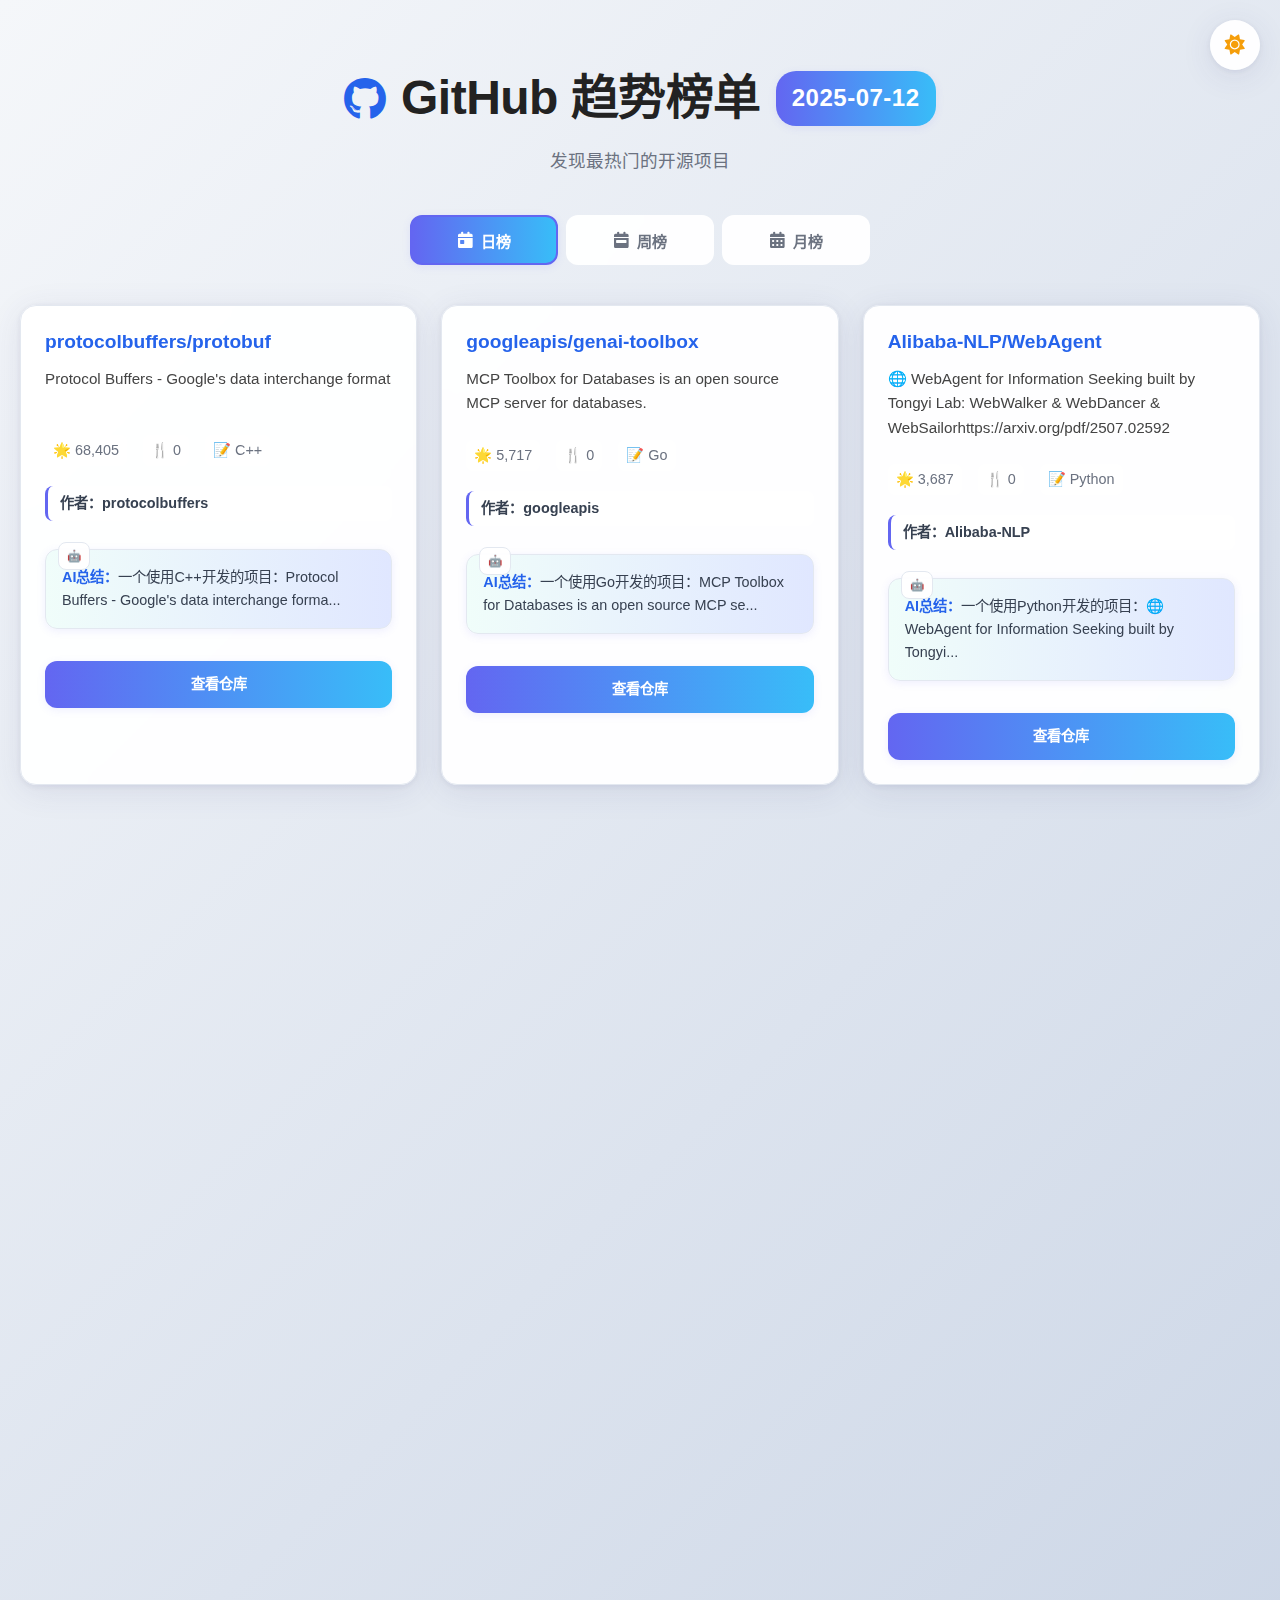
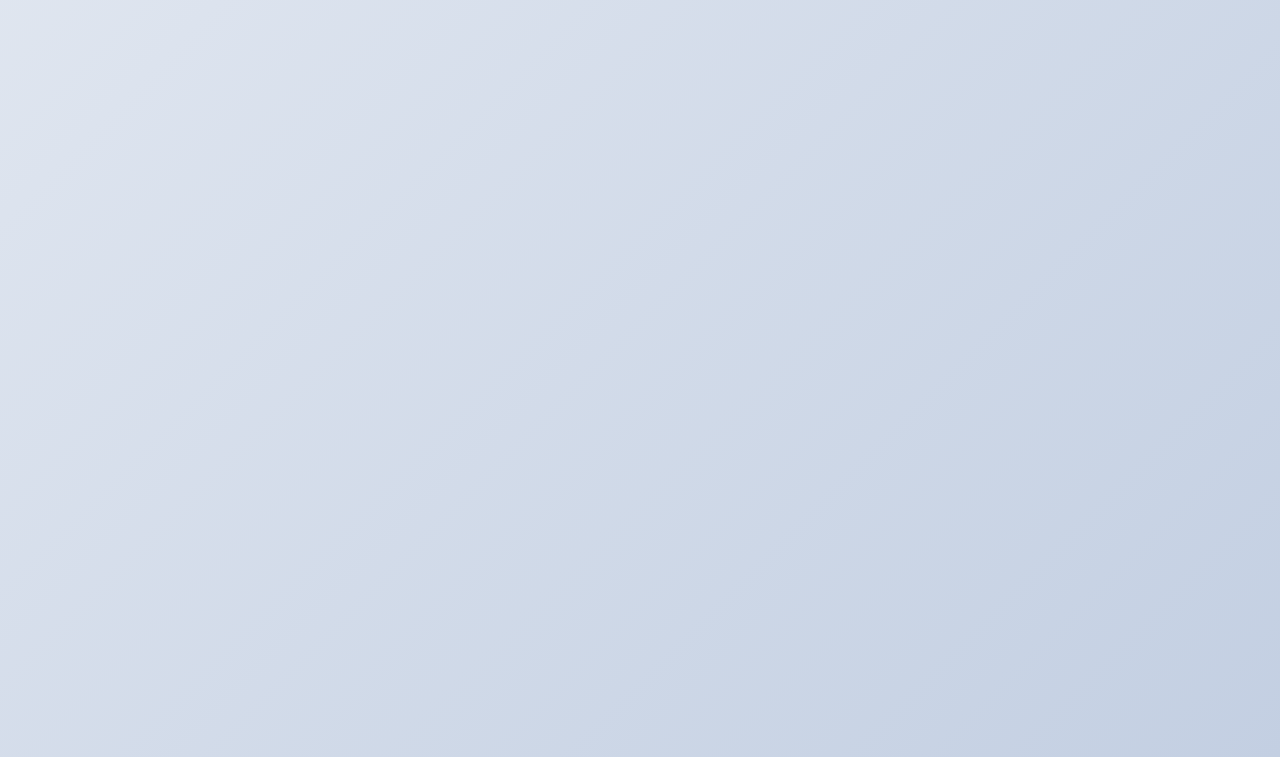
<file: history/2025-07-12/index.html>
<!DOCTYPE html>
<html lang="zh-cn">
<head>
    <meta charset="UTF-8">
    <title>GitHub 趋势榜单（2025-07-12）</title>
    <meta name="viewport" content="width=device-width, initial-scale=1.0">
    <link rel="stylesheet" href="github_trending_cards.css">
    <link href="https://cdnjs.cloudflare.com/ajax/libs/font-awesome/6.0.0/css/all.min.css" rel="stylesheet">
</head>
<body data-theme="light">
    <!-- 主题切换按钮 -->
    <div class="theme-toggle-container">
        <button class="theme-toggle" onclick="toggleTheme()" aria-label="切换主题">
            <i class="fas fa-sun sun-icon"></i>
            <i class="fas fa-moon moon-icon"></i>
        </button>
    </div>

    <!-- 页面标题 -->
    <div class="header-container">
        <h1>
            <i class="fab fa-github"></i>
            GitHub 趋势榜单
            <span class="date-badge">2025-07-12</span>
        </h1>
        <p class="subtitle">发现最热门的开源项目</p>
    </div>

    <!-- 标签页导航 -->
    <div class="tab-navigation">
        <button class="tab-btn active" onclick="showTab('daily')" data-tab="daily">
            <i class="fas fa-calendar-day"></i>
            <span>日榜</span>
        </button>
        <button class="tab-btn" onclick="showTab('weekly')" data-tab="weekly">
            <i class="fas fa-calendar-week"></i>
            <span>周榜</span>
        </button>
        <button class="tab-btn" onclick="showTab('monthly')" data-tab="monthly">
            <i class="fas fa-calendar-alt"></i>
            <span>月榜</span>
        </button>
    </div>

    <div id="daily" class="container tab-content">

        <div class="card">
            <div class="repo-title"><a href="https://github.com/protocolbuffers/protobuf" target="_blank">protocolbuffers/protobuf</a></div>
            <div class="desc">Protocol Buffers - Google's data interchange format</div>
            <div class="meta">
                <span>🌟 68,405</span>
                <span>🍴 0</span>
                <span>📝 C++</span>
            </div>
            <div class="author">作者：protocolbuffers</div>
            <div class="ai-summary"><b>AI总结：</b>一个使用C++开发的项目：Protocol Buffers - Google's data interchange forma...</div>
            <a class="btn" href="https://github.com/protocolbuffers/protobuf" target="_blank">查看仓库</a>
        </div>

        <div class="card">
            <div class="repo-title"><a href="https://github.com/googleapis/genai-toolbox" target="_blank">googleapis/genai-toolbox</a></div>
            <div class="desc">MCP Toolbox for Databases is an open source MCP server for databases.</div>
            <div class="meta">
                <span>🌟 5,717</span>
                <span>🍴 0</span>
                <span>📝 Go</span>
            </div>
            <div class="author">作者：googleapis</div>
            <div class="ai-summary"><b>AI总结：</b>一个使用Go开发的项目：MCP Toolbox for Databases is an open source MCP se...</div>
            <a class="btn" href="https://github.com/googleapis/genai-toolbox" target="_blank">查看仓库</a>
        </div>

        <div class="card">
            <div class="repo-title"><a href="https://github.com/Alibaba-NLP/WebAgent" target="_blank">Alibaba-NLP/WebAgent</a></div>
            <div class="desc">🌐 WebAgent for Information Seeking built by Tongyi Lab: WebWalker & WebDancer & WebSailorhttps://arxiv.org/pdf/2507.02592</div>
            <div class="meta">
                <span>🌟 3,687</span>
                <span>🍴 0</span>
                <span>📝 Python</span>
            </div>
            <div class="author">作者：Alibaba-NLP</div>
            <div class="ai-summary"><b>AI总结：</b>一个使用Python开发的项目：🌐 WebAgent for Information Seeking built by Tongyi...</div>
            <a class="btn" href="https://github.com/Alibaba-NLP/WebAgent" target="_blank">查看仓库</a>
        </div>

        <div class="card">
            <div class="repo-title"><a href="https://github.com/WordPress/wordpress-develop" target="_blank">WordPress/wordpress-develop</a></div>
            <div class="desc">WordPress Develop, Git-ified. Synced from git://develop.git.wordpress.org/, including branches and tags! This repository is just a mirror of the WordPress subversion repository. Please include a link to a pre-existing ticket onhttps://core.trac.wordpress.org/with every pull request.</div>
            <div class="meta">
                <span>🌟 2,967</span>
                <span>🍴 0</span>
                <span>📝 PHP</span>
            </div>
            <div class="author">作者：WordPress</div>
            <div class="ai-summary"><b>AI总结：</b>一个使用PHP开发的项目：WordPress Develop, Git-ified. Synced from git://de...</div>
            <a class="btn" href="https://github.com/WordPress/wordpress-develop" target="_blank">查看仓库</a>
        </div>

        <div class="card">
            <div class="repo-title"><a href="https://github.com/snap-stanford/Biomni" target="_blank">snap-stanford/Biomni</a></div>
            <div class="desc">Biomni: a general-purpose biomedical AI agent</div>
            <div class="meta">
                <span>🌟 1,362</span>
                <span>🍴 0</span>
                <span>📝 Python</span>
            </div>
            <div class="author">作者：snap-stanford</div>
            <div class="ai-summary"><b>AI总结：</b>一个使用Python开发的项目：Biomni: a general-purpose biomedical AI agent...</div>
            <a class="btn" href="https://github.com/snap-stanford/Biomni" target="_blank">查看仓库</a>
        </div>

        <div class="card">
            <div class="repo-title"><a href="https://github.com/google/googletest" target="_blank">google/googletest</a></div>
            <div class="desc">GoogleTest - Google Testing and Mocking Framework</div>
            <div class="meta">
                <span>🌟 36,373</span>
                <span>🍴 0</span>
                <span>📝 C++</span>
            </div>
            <div class="author">作者：google</div>
            <div class="ai-summary"><b>AI总结：</b>一个使用C++开发的项目：GoogleTest - Google Testing and Mocking Framework...</div>
            <a class="btn" href="https://github.com/google/googletest" target="_blank">查看仓库</a>
        </div>

        <div class="card">
            <div class="repo-title"><a href="https://github.com/ByteByteGoHq/system-design-101" target="_blank">ByteByteGoHq/system-design-101</a></div>
            <div class="desc">Explain complex systems using visuals and simple terms. Help you prepare for system design interviews.</div>
            <div class="meta">
                <span>🌟 74,578</span>
                <span>🍴 0</span>
                <span>📝 未知</span>
            </div>
            <div class="author">作者：ByteByteGoHq</div>
            <div class="ai-summary"><b>AI总结：</b>一个使用未知开发的项目：Explain complex systems using visuals and simple t...</div>
            <a class="btn" href="https://github.com/ByteByteGoHq/system-design-101" target="_blank">查看仓库</a>
        </div>

        <div class="card">
            <div class="repo-title"><a href="https://github.com/goauthentik/authentik" target="_blank">goauthentik/authentik</a></div>
            <div class="desc">The authentication glue you need.</div>
            <div class="meta">
                <span>🌟 17,129</span>
                <span>🍴 0</span>
                <span>📝 Python</span>
            </div>
            <div class="author">作者：goauthentik</div>
            <div class="ai-summary"><b>AI总结：</b>一个使用Python开发的项目：The authentication glue you need....</div>
            <a class="btn" href="https://github.com/goauthentik/authentik" target="_blank">查看仓库</a>
        </div>

        <div class="card">
            <div class="repo-title"><a href="https://github.com/LMCache/LMCache" target="_blank">LMCache/LMCache</a></div>
            <div class="desc">Supercharge Your LLM with the Fastest KV Cache Layer</div>
            <div class="meta">
                <span>🌟 3,036</span>
                <span>🍴 0</span>
                <span>📝 Python</span>
            </div>
            <div class="author">作者：LMCache</div>
            <div class="ai-summary"><b>AI总结：</b>一个使用Python开发的项目：Supercharge Your LLM with the Fastest KV Cache Lay...</div>
            <a class="btn" href="https://github.com/LMCache/LMCache" target="_blank">查看仓库</a>
        </div>

        <div class="card">
            <div class="repo-title"><a href="https://github.com/punkpeye/awesome-mcp-clients" target="_blank">punkpeye/awesome-mcp-clients</a></div>
            <div class="desc">A collection of MCP clients.</div>
            <div class="meta">
                <span>🌟 4,796</span>
                <span>🍴 0</span>
                <span>📝 未知</span>
            </div>
            <div class="author">作者：punkpeye</div>
            <div class="ai-summary"><b>AI总结：</b>一个使用未知开发的项目：A collection of MCP clients....</div>
            <a class="btn" href="https://github.com/punkpeye/awesome-mcp-clients" target="_blank">查看仓库</a>
        </div>

    </div>
    <div id="weekly" class="container tab-content" style="display:none;">

        <div class="card">
            <div class="repo-title"><a href="https://github.com/protocolbuffers/protobuf" target="_blank">protocolbuffers/protobuf</a></div>
            <div class="desc">Protocol Buffers - Google's data interchange format</div>
            <div class="meta">
                <span>🌟 68,405</span>
                <span>🍴 0</span>
                <span>📝 C++</span>
            </div>
            <div class="author">作者：protocolbuffers</div>
            <div class="ai-summary"><b>AI总结：</b>一个使用C++开发的项目：Protocol Buffers - Google's data interchange forma...</div>
            <a class="btn" href="https://github.com/protocolbuffers/protobuf" target="_blank">查看仓库</a>
        </div>

        <div class="card">
            <div class="repo-title"><a href="https://github.com/googleapis/genai-toolbox" target="_blank">googleapis/genai-toolbox</a></div>
            <div class="desc">MCP Toolbox for Databases is an open source MCP server for databases.</div>
            <div class="meta">
                <span>🌟 5,717</span>
                <span>🍴 0</span>
                <span>📝 Go</span>
            </div>
            <div class="author">作者：googleapis</div>
            <div class="ai-summary"><b>AI总结：</b>一个使用Go开发的项目：MCP Toolbox for Databases is an open source MCP se...</div>
            <a class="btn" href="https://github.com/googleapis/genai-toolbox" target="_blank">查看仓库</a>
        </div>

        <div class="card">
            <div class="repo-title"><a href="https://github.com/Alibaba-NLP/WebAgent" target="_blank">Alibaba-NLP/WebAgent</a></div>
            <div class="desc">🌐 WebAgent for Information Seeking built by Tongyi Lab: WebWalker & WebDancer & WebSailorhttps://arxiv.org/pdf/2507.02592</div>
            <div class="meta">
                <span>🌟 3,687</span>
                <span>🍴 0</span>
                <span>📝 Python</span>
            </div>
            <div class="author">作者：Alibaba-NLP</div>
            <div class="ai-summary"><b>AI总结：</b>一个使用Python开发的项目：🌐 WebAgent for Information Seeking built by Tongyi...</div>
            <a class="btn" href="https://github.com/Alibaba-NLP/WebAgent" target="_blank">查看仓库</a>
        </div>

        <div class="card">
            <div class="repo-title"><a href="https://github.com/WordPress/wordpress-develop" target="_blank">WordPress/wordpress-develop</a></div>
            <div class="desc">WordPress Develop, Git-ified. Synced from git://develop.git.wordpress.org/, including branches and tags! This repository is just a mirror of the WordPress subversion repository. Please include a link to a pre-existing ticket onhttps://core.trac.wordpress.org/with every pull request.</div>
            <div class="meta">
                <span>🌟 2,967</span>
                <span>🍴 0</span>
                <span>📝 PHP</span>
            </div>
            <div class="author">作者：WordPress</div>
            <div class="ai-summary"><b>AI总结：</b>一个使用PHP开发的项目：WordPress Develop, Git-ified. Synced from git://de...</div>
            <a class="btn" href="https://github.com/WordPress/wordpress-develop" target="_blank">查看仓库</a>
        </div>

        <div class="card">
            <div class="repo-title"><a href="https://github.com/snap-stanford/Biomni" target="_blank">snap-stanford/Biomni</a></div>
            <div class="desc">Biomni: a general-purpose biomedical AI agent</div>
            <div class="meta">
                <span>🌟 1,362</span>
                <span>🍴 0</span>
                <span>📝 Python</span>
            </div>
            <div class="author">作者：snap-stanford</div>
            <div class="ai-summary"><b>AI总结：</b>一个使用Python开发的项目：Biomni: a general-purpose biomedical AI agent...</div>
            <a class="btn" href="https://github.com/snap-stanford/Biomni" target="_blank">查看仓库</a>
        </div>

        <div class="card">
            <div class="repo-title"><a href="https://github.com/google/googletest" target="_blank">google/googletest</a></div>
            <div class="desc">GoogleTest - Google Testing and Mocking Framework</div>
            <div class="meta">
                <span>🌟 36,373</span>
                <span>🍴 0</span>
                <span>📝 C++</span>
            </div>
            <div class="author">作者：google</div>
            <div class="ai-summary"><b>AI总结：</b>一个使用C++开发的项目：GoogleTest - Google Testing and Mocking Framework...</div>
            <a class="btn" href="https://github.com/google/googletest" target="_blank">查看仓库</a>
        </div>

        <div class="card">
            <div class="repo-title"><a href="https://github.com/ByteByteGoHq/system-design-101" target="_blank">ByteByteGoHq/system-design-101</a></div>
            <div class="desc">Explain complex systems using visuals and simple terms. Help you prepare for system design interviews.</div>
            <div class="meta">
                <span>🌟 74,578</span>
                <span>🍴 0</span>
                <span>📝 未知</span>
            </div>
            <div class="author">作者：ByteByteGoHq</div>
            <div class="ai-summary"><b>AI总结：</b>一个使用未知开发的项目：Explain complex systems using visuals and simple t...</div>
            <a class="btn" href="https://github.com/ByteByteGoHq/system-design-101" target="_blank">查看仓库</a>
        </div>

        <div class="card">
            <div class="repo-title"><a href="https://github.com/goauthentik/authentik" target="_blank">goauthentik/authentik</a></div>
            <div class="desc">The authentication glue you need.</div>
            <div class="meta">
                <span>🌟 17,129</span>
                <span>🍴 0</span>
                <span>📝 Python</span>
            </div>
            <div class="author">作者：goauthentik</div>
            <div class="ai-summary"><b>AI总结：</b>一个使用Python开发的项目：The authentication glue you need....</div>
            <a class="btn" href="https://github.com/goauthentik/authentik" target="_blank">查看仓库</a>
        </div>

        <div class="card">
            <div class="repo-title"><a href="https://github.com/LMCache/LMCache" target="_blank">LMCache/LMCache</a></div>
            <div class="desc">Supercharge Your LLM with the Fastest KV Cache Layer</div>
            <div class="meta">
                <span>🌟 3,036</span>
                <span>🍴 0</span>
                <span>📝 Python</span>
            </div>
            <div class="author">作者：LMCache</div>
            <div class="ai-summary"><b>AI总结：</b>一个使用Python开发的项目：Supercharge Your LLM with the Fastest KV Cache Lay...</div>
            <a class="btn" href="https://github.com/LMCache/LMCache" target="_blank">查看仓库</a>
        </div>

        <div class="card">
            <div class="repo-title"><a href="https://github.com/punkpeye/awesome-mcp-clients" target="_blank">punkpeye/awesome-mcp-clients</a></div>
            <div class="desc">A collection of MCP clients.</div>
            <div class="meta">
                <span>🌟 4,796</span>
                <span>🍴 0</span>
                <span>📝 未知</span>
            </div>
            <div class="author">作者：punkpeye</div>
            <div class="ai-summary"><b>AI总结：</b>一个使用未知开发的项目：A collection of MCP clients....</div>
            <a class="btn" href="https://github.com/punkpeye/awesome-mcp-clients" target="_blank">查看仓库</a>
        </div>

    </div>
    <div id="monthly" class="container tab-content" style="display:none;">

        <div class="card">
            <div class="repo-title"><a href="https://github.com/protocolbuffers/protobuf" target="_blank">protocolbuffers/protobuf</a></div>
            <div class="desc">Protocol Buffers - Google's data interchange format</div>
            <div class="meta">
                <span>🌟 68,405</span>
                <span>🍴 0</span>
                <span>📝 C++</span>
            </div>
            <div class="author">作者：protocolbuffers</div>
            <div class="ai-summary"><b>AI总结：</b>一个使用C++开发的项目：Protocol Buffers - Google's data interchange forma...</div>
            <a class="btn" href="https://github.com/protocolbuffers/protobuf" target="_blank">查看仓库</a>
        </div>

        <div class="card">
            <div class="repo-title"><a href="https://github.com/googleapis/genai-toolbox" target="_blank">googleapis/genai-toolbox</a></div>
            <div class="desc">MCP Toolbox for Databases is an open source MCP server for databases.</div>
            <div class="meta">
                <span>🌟 5,717</span>
                <span>🍴 0</span>
                <span>📝 Go</span>
            </div>
            <div class="author">作者：googleapis</div>
            <div class="ai-summary"><b>AI总结：</b>一个使用Go开发的项目：MCP Toolbox for Databases is an open source MCP se...</div>
            <a class="btn" href="https://github.com/googleapis/genai-toolbox" target="_blank">查看仓库</a>
        </div>

        <div class="card">
            <div class="repo-title"><a href="https://github.com/Alibaba-NLP/WebAgent" target="_blank">Alibaba-NLP/WebAgent</a></div>
            <div class="desc">🌐 WebAgent for Information Seeking built by Tongyi Lab: WebWalker & WebDancer & WebSailorhttps://arxiv.org/pdf/2507.02592</div>
            <div class="meta">
                <span>🌟 3,687</span>
                <span>🍴 0</span>
                <span>📝 Python</span>
            </div>
            <div class="author">作者：Alibaba-NLP</div>
            <div class="ai-summary"><b>AI总结：</b>一个使用Python开发的项目：🌐 WebAgent for Information Seeking built by Tongyi...</div>
            <a class="btn" href="https://github.com/Alibaba-NLP/WebAgent" target="_blank">查看仓库</a>
        </div>

        <div class="card">
            <div class="repo-title"><a href="https://github.com/WordPress/wordpress-develop" target="_blank">WordPress/wordpress-develop</a></div>
            <div class="desc">WordPress Develop, Git-ified. Synced from git://develop.git.wordpress.org/, including branches and tags! This repository is just a mirror of the WordPress subversion repository. Please include a link to a pre-existing ticket onhttps://core.trac.wordpress.org/with every pull request.</div>
            <div class="meta">
                <span>🌟 2,967</span>
                <span>🍴 0</span>
                <span>📝 PHP</span>
            </div>
            <div class="author">作者：WordPress</div>
            <div class="ai-summary"><b>AI总结：</b>一个使用PHP开发的项目：WordPress Develop, Git-ified. Synced from git://de...</div>
            <a class="btn" href="https://github.com/WordPress/wordpress-develop" target="_blank">查看仓库</a>
        </div>

        <div class="card">
            <div class="repo-title"><a href="https://github.com/snap-stanford/Biomni" target="_blank">snap-stanford/Biomni</a></div>
            <div class="desc">Biomni: a general-purpose biomedical AI agent</div>
            <div class="meta">
                <span>🌟 1,362</span>
                <span>🍴 0</span>
                <span>📝 Python</span>
            </div>
            <div class="author">作者：snap-stanford</div>
            <div class="ai-summary"><b>AI总结：</b>一个使用Python开发的项目：Biomni: a general-purpose biomedical AI agent...</div>
            <a class="btn" href="https://github.com/snap-stanford/Biomni" target="_blank">查看仓库</a>
        </div>

        <div class="card">
            <div class="repo-title"><a href="https://github.com/google/googletest" target="_blank">google/googletest</a></div>
            <div class="desc">GoogleTest - Google Testing and Mocking Framework</div>
            <div class="meta">
                <span>🌟 36,373</span>
                <span>🍴 0</span>
                <span>📝 C++</span>
            </div>
            <div class="author">作者：google</div>
            <div class="ai-summary"><b>AI总结：</b>一个使用C++开发的项目：GoogleTest - Google Testing and Mocking Framework...</div>
            <a class="btn" href="https://github.com/google/googletest" target="_blank">查看仓库</a>
        </div>

        <div class="card">
            <div class="repo-title"><a href="https://github.com/ByteByteGoHq/system-design-101" target="_blank">ByteByteGoHq/system-design-101</a></div>
            <div class="desc">Explain complex systems using visuals and simple terms. Help you prepare for system design interviews.</div>
            <div class="meta">
                <span>🌟 74,578</span>
                <span>🍴 0</span>
                <span>📝 未知</span>
            </div>
            <div class="author">作者：ByteByteGoHq</div>
            <div class="ai-summary"><b>AI总结：</b>一个使用未知开发的项目：Explain complex systems using visuals and simple t...</div>
            <a class="btn" href="https://github.com/ByteByteGoHq/system-design-101" target="_blank">查看仓库</a>
        </div>

        <div class="card">
            <div class="repo-title"><a href="https://github.com/goauthentik/authentik" target="_blank">goauthentik/authentik</a></div>
            <div class="desc">The authentication glue you need.</div>
            <div class="meta">
                <span>🌟 17,129</span>
                <span>🍴 0</span>
                <span>📝 Python</span>
            </div>
            <div class="author">作者：goauthentik</div>
            <div class="ai-summary"><b>AI总结：</b>一个使用Python开发的项目：The authentication glue you need....</div>
            <a class="btn" href="https://github.com/goauthentik/authentik" target="_blank">查看仓库</a>
        </div>

        <div class="card">
            <div class="repo-title"><a href="https://github.com/LMCache/LMCache" target="_blank">LMCache/LMCache</a></div>
            <div class="desc">Supercharge Your LLM with the Fastest KV Cache Layer</div>
            <div class="meta">
                <span>🌟 3,036</span>
                <span>🍴 0</span>
                <span>📝 Python</span>
            </div>
            <div class="author">作者：LMCache</div>
            <div class="ai-summary"><b>AI总结：</b>一个使用Python开发的项目：Supercharge Your LLM with the Fastest KV Cache Lay...</div>
            <a class="btn" href="https://github.com/LMCache/LMCache" target="_blank">查看仓库</a>
        </div>

        <div class="card">
            <div class="repo-title"><a href="https://github.com/punkpeye/awesome-mcp-clients" target="_blank">punkpeye/awesome-mcp-clients</a></div>
            <div class="desc">A collection of MCP clients.</div>
            <div class="meta">
                <span>🌟 4,796</span>
                <span>🍴 0</span>
                <span>📝 未知</span>
            </div>
            <div class="author">作者：punkpeye</div>
            <div class="ai-summary"><b>AI总结：</b>一个使用未知开发的项目：A collection of MCP clients....</div>
            <a class="btn" href="https://github.com/punkpeye/awesome-mcp-clients" target="_blank">查看仓库</a>
        </div>

    </div>
    <script>
    // 主题切换功能
    function toggleTheme() {
        const body = document.body;
        const currentTheme = body.getAttribute('data-theme');
        const newTheme = currentTheme === 'light' ? 'dark' : 'light';

        body.setAttribute('data-theme', newTheme);
        localStorage.setItem('theme', newTheme);

        // 添加切换动画
        body.style.transition = 'background-color 0.3s ease, color 0.3s ease';
        setTimeout(() => {
            body.style.transition = '';
        }, 300);
    }

    // 页面加载时恢复主题设置
    document.addEventListener('DOMContentLoaded', function() {
        const savedTheme = localStorage.getItem('theme') || 'light';
        document.body.setAttribute('data-theme', savedTheme);
    });

    // 标签页切换功能
    function showTab(tab) {
        // 隐藏所有标签页内容
        document.getElementById('daily').style.display = 'none';
        document.getElementById('weekly').style.display = 'none';
        document.getElementById('monthly').style.display = 'none';

        // 显示选中的标签页
        document.getElementById(tab).style.display = '';

        // 更新标签页按钮状态
        document.querySelectorAll('.tab-btn').forEach(btn => {
            btn.classList.remove('active');
        });
        document.querySelector(`[data-tab="${tab}"]`).classList.add('active');

        // 添加切换动画
        const container = document.getElementById(tab);
        container.style.opacity = '0';
        container.style.transform = 'translateY(20px)';

        setTimeout(() => {
            container.style.transition = 'opacity 0.4s ease, transform 0.4s ease';
            container.style.opacity = '1';
            container.style.transform = 'translateY(0)';
        }, 50);

        setTimeout(() => {
            container.style.transition = '';
        }, 450);
    }

    // 卡片动画效果
    document.addEventListener('DOMContentLoaded', function() {
        const cards = document.querySelectorAll('.card');

        const observerOptions = {
            threshold: 0.1,
            rootMargin: '0px 0px -50px 0px'
        };

        const observer = new IntersectionObserver((entries) => {
            entries.forEach(entry => {
                if (entry.isIntersecting) {
                    entry.target.style.opacity = '1';
                    entry.target.style.transform = 'translateY(0)';
                }
            });
        }, observerOptions);

        cards.forEach((card, index) => {
            card.style.opacity = '0';
            card.style.transform = 'translateY(30px)';
            card.style.transition = `opacity 0.6s ease ${index * 0.1}s, transform 0.6s ease ${index * 0.1}s`;
            observer.observe(card);
        });
    });
    </script>
</body>
</html>
</file>
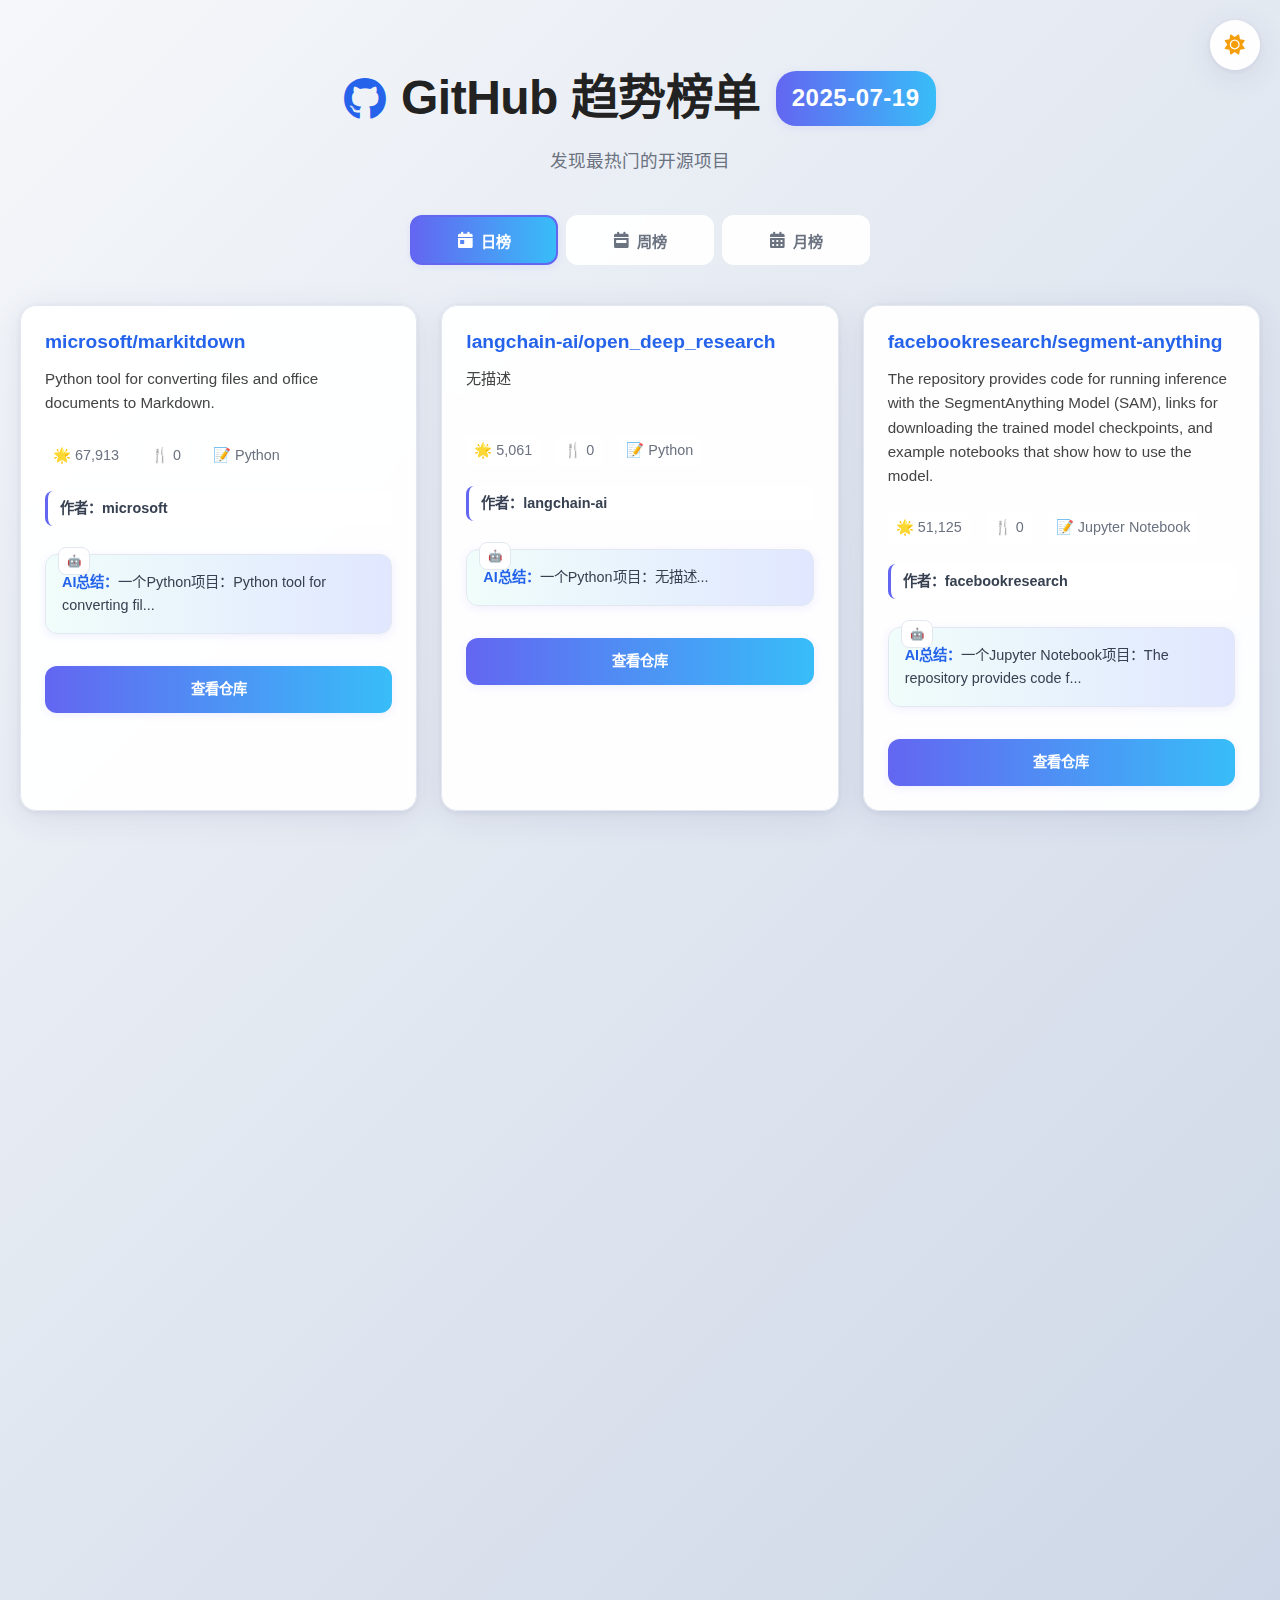
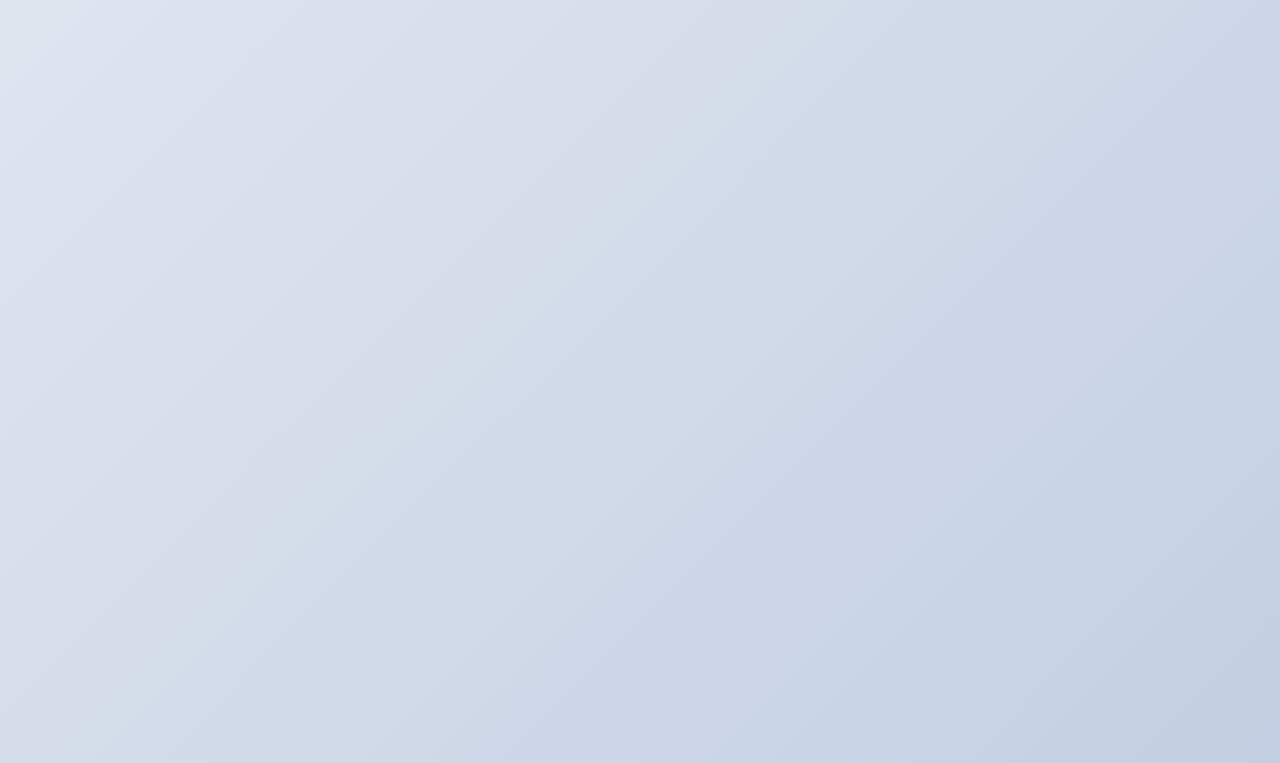
<file: history/2025-07-19/index.html>
<!DOCTYPE html>
<html lang="zh-cn">
<head>
    <meta charset="UTF-8">
    <title>GitHub 趋势榜单（2025-07-19）</title>
    <meta name="viewport" content="width=device-width, initial-scale=1.0">
    <link rel="stylesheet" href="github_trending_cards.css">
    <link href="https://cdnjs.cloudflare.com/ajax/libs/font-awesome/6.0.0/css/all.min.css" rel="stylesheet">
</head>
<body data-theme="light">
    <!-- 主题切换按钮 -->
    <div class="theme-toggle-container">
        <button class="theme-toggle" onclick="toggleTheme()" aria-label="切换主题">
            <i class="fas fa-sun sun-icon"></i>
            <i class="fas fa-moon moon-icon"></i>
        </button>
    </div>

    <!-- 页面标题 -->
    <div class="header-container">
        <h1>
            <i class="fab fa-github"></i>
            GitHub 趋势榜单
            <span class="date-badge">2025-07-19</span>
        </h1>
        <p class="subtitle">发现最热门的开源项目</p>
    </div>

    <!-- 标签页导航 -->
    <div class="tab-navigation">
        <button class="tab-btn active" onclick="showTab('daily')" data-tab="daily">
            <i class="fas fa-calendar-day"></i>
            <span>日榜</span>
        </button>
        <button class="tab-btn" onclick="showTab('weekly')" data-tab="weekly">
            <i class="fas fa-calendar-week"></i>
            <span>周榜</span>
        </button>
        <button class="tab-btn" onclick="showTab('monthly')" data-tab="monthly">
            <i class="fas fa-calendar-alt"></i>
            <span>月榜</span>
        </button>
    </div>

    <div id="daily" class="container tab-content">

        <div class="card">
            <div class="repo-title"><a href="https://github.com/microsoft/markitdown" target="_blank">microsoft/markitdown</a></div>
            <div class="desc">Python tool for converting files and office documents to Markdown.</div>
            <div class="meta">
                <span>🌟 67,913</span>
                <span>🍴 0</span>
                <span>📝 Python</span>
            </div>
            <div class="author">作者：microsoft</div>
            <div class="ai-summary"><b>AI总结：</b>一个Python项目：Python tool for converting fil...</div>
            <a class="btn" href="https://github.com/microsoft/markitdown" target="_blank">查看仓库</a>
        </div>

        <div class="card">
            <div class="repo-title"><a href="https://github.com/langchain-ai/open_deep_research" target="_blank">langchain-ai/open_deep_research</a></div>
            <div class="desc">无描述</div>
            <div class="meta">
                <span>🌟 5,061</span>
                <span>🍴 0</span>
                <span>📝 Python</span>
            </div>
            <div class="author">作者：langchain-ai</div>
            <div class="ai-summary"><b>AI总结：</b>一个Python项目：无描述...</div>
            <a class="btn" href="https://github.com/langchain-ai/open_deep_research" target="_blank">查看仓库</a>
        </div>

        <div class="card">
            <div class="repo-title"><a href="https://github.com/facebookresearch/segment-anything" target="_blank">facebookresearch/segment-anything</a></div>
            <div class="desc">The repository provides code for running inference with the SegmentAnything Model (SAM), links for downloading the trained model checkpoints, and example notebooks that show how to use the model.</div>
            <div class="meta">
                <span>🌟 51,125</span>
                <span>🍴 0</span>
                <span>📝 Jupyter Notebook</span>
            </div>
            <div class="author">作者：facebookresearch</div>
            <div class="ai-summary"><b>AI总结：</b>一个Jupyter Notebook项目：The repository provides code f...</div>
            <a class="btn" href="https://github.com/facebookresearch/segment-anything" target="_blank">查看仓库</a>
        </div>

        <div class="card">
            <div class="repo-title"><a href="https://github.com/hyprwm/Hyprland" target="_blank">hyprwm/Hyprland</a></div>
            <div class="desc">Hyprland is an independent, highly customizable, dynamic tiling Wayland compositor that doesn't sacrifice on its looks.</div>
            <div class="meta">
                <span>🌟 27,208</span>
                <span>🍴 0</span>
                <span>📝 C++</span>
            </div>
            <div class="author">作者：hyprwm</div>
            <div class="ai-summary"><b>AI总结：</b>一个C++项目：Hyprland is an independent, hi...</div>
            <a class="btn" href="https://github.com/hyprwm/Hyprland" target="_blank">查看仓库</a>
        </div>

        <div class="card">
            <div class="repo-title"><a href="https://github.com/gitleaks/gitleaks" target="_blank">gitleaks/gitleaks</a></div>
            <div class="desc">Find secrets with Gitleaks 🔑</div>
            <div class="meta">
                <span>🌟 22,016</span>
                <span>🍴 0</span>
                <span>📝 Go</span>
            </div>
            <div class="author">作者：gitleaks</div>
            <div class="ai-summary"><b>AI总结：</b>一个Go项目：Find secrets with Gitleaks 🔑...</div>
            <a class="btn" href="https://github.com/gitleaks/gitleaks" target="_blank">查看仓库</a>
        </div>

        <div class="card">
            <div class="repo-title"><a href="https://github.com/soxoj/maigret" target="_blank">soxoj/maigret</a></div>
            <div class="desc">🕵️‍♂️ Collect a dossier on a person by username from thousands of sites</div>
            <div class="meta">
                <span>🌟 16,513</span>
                <span>🍴 0</span>
                <span>📝 Python</span>
            </div>
            <div class="author">作者：soxoj</div>
            <div class="ai-summary"><b>AI总结：</b>一个Python项目：🕵️‍♂️ Collect a dossier on a p...</div>
            <a class="btn" href="https://github.com/soxoj/maigret" target="_blank">查看仓库</a>
        </div>

        <div class="card">
            <div class="repo-title"><a href="https://github.com/arc53/DocsGPT" target="_blank">arc53/DocsGPT</a></div>
            <div class="desc">DocsGPT is an open-source genAI tool that helps users get reliable answers from knowledge source, while avoiding hallucinations. It enables private and reliable information retrieval, with tooling and agentic system capability built in.</div>
            <div class="meta">
                <span>🌟 16,453</span>
                <span>🍴 0</span>
                <span>📝 TypeScript</span>
            </div>
            <div class="author">作者：arc53</div>
            <div class="ai-summary"><b>AI总结：</b>一个TypeScript项目：DocsGPT is an open-source genA...</div>
            <a class="btn" href="https://github.com/arc53/DocsGPT" target="_blank">查看仓库</a>
        </div>

        <div class="card">
            <div class="repo-title"><a href="https://github.com/Lightricks/LTX-Video" target="_blank">Lightricks/LTX-Video</a></div>
            <div class="desc">Official repository for LTX-Video</div>
            <div class="meta">
                <span>🌟 7,283</span>
                <span>🍴 0</span>
                <span>📝 Python</span>
            </div>
            <div class="author">作者：Lightricks</div>
            <div class="ai-summary"><b>AI总结：</b>一个Python项目：Official repository for LTX-Vi...</div>
            <a class="btn" href="https://github.com/Lightricks/LTX-Video" target="_blank">查看仓库</a>
        </div>

        <div class="card">
            <div class="repo-title"><a href="https://github.com/influxdata/telegraf" target="_blank">influxdata/telegraf</a></div>
            <div class="desc">Agent for collecting, processing, aggregating, and writing metrics, logs, and other arbitrary data.</div>
            <div class="meta">
                <span>🌟 15,838</span>
                <span>🍴 0</span>
                <span>📝 Go</span>
            </div>
            <div class="author">作者：influxdata</div>
            <div class="ai-summary"><b>AI总结：</b>一个Go项目：Agent for collecting, processi...</div>
            <a class="btn" href="https://github.com/influxdata/telegraf" target="_blank">查看仓库</a>
        </div>

        <div class="card">
            <div class="repo-title"><a href="https://github.com/PromtEngineer/localGPT" target="_blank">PromtEngineer/localGPT</a></div>
            <div class="desc">Chat with your documents on your local device using GPT models. No data leaves your device and 100% private.</div>
            <div class="meta">
                <span>🌟 21,584</span>
                <span>🍴 0</span>
                <span>📝 Python</span>
            </div>
            <div class="author">作者：PromtEngineer</div>
            <div class="ai-summary"><b>AI总结：</b>一个Python项目：Chat with your documents on yo...</div>
            <a class="btn" href="https://github.com/PromtEngineer/localGPT" target="_blank">查看仓库</a>
        </div>

    </div>
    <div id="weekly" class="container tab-content" style="display:none;">

        <div class="card">
            <div class="repo-title"><a href="https://github.com/microsoft/markitdown" target="_blank">microsoft/markitdown</a></div>
            <div class="desc">Python tool for converting files and office documents to Markdown.</div>
            <div class="meta">
                <span>🌟 67,913</span>
                <span>🍴 0</span>
                <span>📝 Python</span>
            </div>
            <div class="author">作者：microsoft</div>
            <div class="ai-summary"><b>AI总结：</b>一个Python项目：Python tool for converting fil...</div>
            <a class="btn" href="https://github.com/microsoft/markitdown" target="_blank">查看仓库</a>
        </div>

        <div class="card">
            <div class="repo-title"><a href="https://github.com/langchain-ai/open_deep_research" target="_blank">langchain-ai/open_deep_research</a></div>
            <div class="desc">无描述</div>
            <div class="meta">
                <span>🌟 5,061</span>
                <span>🍴 0</span>
                <span>📝 Python</span>
            </div>
            <div class="author">作者：langchain-ai</div>
            <div class="ai-summary"><b>AI总结：</b>一个Python项目：无描述...</div>
            <a class="btn" href="https://github.com/langchain-ai/open_deep_research" target="_blank">查看仓库</a>
        </div>

        <div class="card">
            <div class="repo-title"><a href="https://github.com/facebookresearch/segment-anything" target="_blank">facebookresearch/segment-anything</a></div>
            <div class="desc">The repository provides code for running inference with the SegmentAnything Model (SAM), links for downloading the trained model checkpoints, and example notebooks that show how to use the model.</div>
            <div class="meta">
                <span>🌟 51,125</span>
                <span>🍴 0</span>
                <span>📝 Jupyter Notebook</span>
            </div>
            <div class="author">作者：facebookresearch</div>
            <div class="ai-summary"><b>AI总结：</b>一个Jupyter Notebook项目：The repository provides code f...</div>
            <a class="btn" href="https://github.com/facebookresearch/segment-anything" target="_blank">查看仓库</a>
        </div>

        <div class="card">
            <div class="repo-title"><a href="https://github.com/hyprwm/Hyprland" target="_blank">hyprwm/Hyprland</a></div>
            <div class="desc">Hyprland is an independent, highly customizable, dynamic tiling Wayland compositor that doesn't sacrifice on its looks.</div>
            <div class="meta">
                <span>🌟 27,208</span>
                <span>🍴 0</span>
                <span>📝 C++</span>
            </div>
            <div class="author">作者：hyprwm</div>
            <div class="ai-summary"><b>AI总结：</b>一个C++项目：Hyprland is an independent, hi...</div>
            <a class="btn" href="https://github.com/hyprwm/Hyprland" target="_blank">查看仓库</a>
        </div>

        <div class="card">
            <div class="repo-title"><a href="https://github.com/gitleaks/gitleaks" target="_blank">gitleaks/gitleaks</a></div>
            <div class="desc">Find secrets with Gitleaks 🔑</div>
            <div class="meta">
                <span>🌟 22,016</span>
                <span>🍴 0</span>
                <span>📝 Go</span>
            </div>
            <div class="author">作者：gitleaks</div>
            <div class="ai-summary"><b>AI总结：</b>一个Go项目：Find secrets with Gitleaks 🔑...</div>
            <a class="btn" href="https://github.com/gitleaks/gitleaks" target="_blank">查看仓库</a>
        </div>

        <div class="card">
            <div class="repo-title"><a href="https://github.com/soxoj/maigret" target="_blank">soxoj/maigret</a></div>
            <div class="desc">🕵️‍♂️ Collect a dossier on a person by username from thousands of sites</div>
            <div class="meta">
                <span>🌟 16,513</span>
                <span>🍴 0</span>
                <span>📝 Python</span>
            </div>
            <div class="author">作者：soxoj</div>
            <div class="ai-summary"><b>AI总结：</b>一个Python项目：🕵️‍♂️ Collect a dossier on a p...</div>
            <a class="btn" href="https://github.com/soxoj/maigret" target="_blank">查看仓库</a>
        </div>

        <div class="card">
            <div class="repo-title"><a href="https://github.com/arc53/DocsGPT" target="_blank">arc53/DocsGPT</a></div>
            <div class="desc">DocsGPT is an open-source genAI tool that helps users get reliable answers from knowledge source, while avoiding hallucinations. It enables private and reliable information retrieval, with tooling and agentic system capability built in.</div>
            <div class="meta">
                <span>🌟 16,453</span>
                <span>🍴 0</span>
                <span>📝 TypeScript</span>
            </div>
            <div class="author">作者：arc53</div>
            <div class="ai-summary"><b>AI总结：</b>一个TypeScript项目：DocsGPT is an open-source genA...</div>
            <a class="btn" href="https://github.com/arc53/DocsGPT" target="_blank">查看仓库</a>
        </div>

        <div class="card">
            <div class="repo-title"><a href="https://github.com/Lightricks/LTX-Video" target="_blank">Lightricks/LTX-Video</a></div>
            <div class="desc">Official repository for LTX-Video</div>
            <div class="meta">
                <span>🌟 7,283</span>
                <span>🍴 0</span>
                <span>📝 Python</span>
            </div>
            <div class="author">作者：Lightricks</div>
            <div class="ai-summary"><b>AI总结：</b>一个Python项目：Official repository for LTX-Vi...</div>
            <a class="btn" href="https://github.com/Lightricks/LTX-Video" target="_blank">查看仓库</a>
        </div>

        <div class="card">
            <div class="repo-title"><a href="https://github.com/influxdata/telegraf" target="_blank">influxdata/telegraf</a></div>
            <div class="desc">Agent for collecting, processing, aggregating, and writing metrics, logs, and other arbitrary data.</div>
            <div class="meta">
                <span>🌟 15,838</span>
                <span>🍴 0</span>
                <span>📝 Go</span>
            </div>
            <div class="author">作者：influxdata</div>
            <div class="ai-summary"><b>AI总结：</b>一个Go项目：Agent for collecting, processi...</div>
            <a class="btn" href="https://github.com/influxdata/telegraf" target="_blank">查看仓库</a>
        </div>

        <div class="card">
            <div class="repo-title"><a href="https://github.com/PromtEngineer/localGPT" target="_blank">PromtEngineer/localGPT</a></div>
            <div class="desc">Chat with your documents on your local device using GPT models. No data leaves your device and 100% private.</div>
            <div class="meta">
                <span>🌟 21,584</span>
                <span>🍴 0</span>
                <span>📝 Python</span>
            </div>
            <div class="author">作者：PromtEngineer</div>
            <div class="ai-summary"><b>AI总结：</b>一个Python项目：Chat with your documents on yo...</div>
            <a class="btn" href="https://github.com/PromtEngineer/localGPT" target="_blank">查看仓库</a>
        </div>

    </div>
    <div id="monthly" class="container tab-content" style="display:none;">

        <div class="card">
            <div class="repo-title"><a href="https://github.com/microsoft/markitdown" target="_blank">microsoft/markitdown</a></div>
            <div class="desc">Python tool for converting files and office documents to Markdown.</div>
            <div class="meta">
                <span>🌟 67,913</span>
                <span>🍴 0</span>
                <span>📝 Python</span>
            </div>
            <div class="author">作者：microsoft</div>
            <div class="ai-summary"><b>AI总结：</b>一个Python项目：Python tool for converting fil...</div>
            <a class="btn" href="https://github.com/microsoft/markitdown" target="_blank">查看仓库</a>
        </div>

        <div class="card">
            <div class="repo-title"><a href="https://github.com/langchain-ai/open_deep_research" target="_blank">langchain-ai/open_deep_research</a></div>
            <div class="desc">无描述</div>
            <div class="meta">
                <span>🌟 5,061</span>
                <span>🍴 0</span>
                <span>📝 Python</span>
            </div>
            <div class="author">作者：langchain-ai</div>
            <div class="ai-summary"><b>AI总结：</b>一个Python项目：无描述...</div>
            <a class="btn" href="https://github.com/langchain-ai/open_deep_research" target="_blank">查看仓库</a>
        </div>

        <div class="card">
            <div class="repo-title"><a href="https://github.com/facebookresearch/segment-anything" target="_blank">facebookresearch/segment-anything</a></div>
            <div class="desc">The repository provides code for running inference with the SegmentAnything Model (SAM), links for downloading the trained model checkpoints, and example notebooks that show how to use the model.</div>
            <div class="meta">
                <span>🌟 51,125</span>
                <span>🍴 0</span>
                <span>📝 Jupyter Notebook</span>
            </div>
            <div class="author">作者：facebookresearch</div>
            <div class="ai-summary"><b>AI总结：</b>一个Jupyter Notebook项目：The repository provides code f...</div>
            <a class="btn" href="https://github.com/facebookresearch/segment-anything" target="_blank">查看仓库</a>
        </div>

        <div class="card">
            <div class="repo-title"><a href="https://github.com/hyprwm/Hyprland" target="_blank">hyprwm/Hyprland</a></div>
            <div class="desc">Hyprland is an independent, highly customizable, dynamic tiling Wayland compositor that doesn't sacrifice on its looks.</div>
            <div class="meta">
                <span>🌟 27,208</span>
                <span>🍴 0</span>
                <span>📝 C++</span>
            </div>
            <div class="author">作者：hyprwm</div>
            <div class="ai-summary"><b>AI总结：</b>一个C++项目：Hyprland is an independent, hi...</div>
            <a class="btn" href="https://github.com/hyprwm/Hyprland" target="_blank">查看仓库</a>
        </div>

        <div class="card">
            <div class="repo-title"><a href="https://github.com/gitleaks/gitleaks" target="_blank">gitleaks/gitleaks</a></div>
            <div class="desc">Find secrets with Gitleaks 🔑</div>
            <div class="meta">
                <span>🌟 22,016</span>
                <span>🍴 0</span>
                <span>📝 Go</span>
            </div>
            <div class="author">作者：gitleaks</div>
            <div class="ai-summary"><b>AI总结：</b>一个Go项目：Find secrets with Gitleaks 🔑...</div>
            <a class="btn" href="https://github.com/gitleaks/gitleaks" target="_blank">查看仓库</a>
        </div>

        <div class="card">
            <div class="repo-title"><a href="https://github.com/soxoj/maigret" target="_blank">soxoj/maigret</a></div>
            <div class="desc">🕵️‍♂️ Collect a dossier on a person by username from thousands of sites</div>
            <div class="meta">
                <span>🌟 16,513</span>
                <span>🍴 0</span>
                <span>📝 Python</span>
            </div>
            <div class="author">作者：soxoj</div>
            <div class="ai-summary"><b>AI总结：</b>一个Python项目：🕵️‍♂️ Collect a dossier on a p...</div>
            <a class="btn" href="https://github.com/soxoj/maigret" target="_blank">查看仓库</a>
        </div>

        <div class="card">
            <div class="repo-title"><a href="https://github.com/arc53/DocsGPT" target="_blank">arc53/DocsGPT</a></div>
            <div class="desc">DocsGPT is an open-source genAI tool that helps users get reliable answers from knowledge source, while avoiding hallucinations. It enables private and reliable information retrieval, with tooling and agentic system capability built in.</div>
            <div class="meta">
                <span>🌟 16,453</span>
                <span>🍴 0</span>
                <span>📝 TypeScript</span>
            </div>
            <div class="author">作者：arc53</div>
            <div class="ai-summary"><b>AI总结：</b>一个TypeScript项目：DocsGPT is an open-source genA...</div>
            <a class="btn" href="https://github.com/arc53/DocsGPT" target="_blank">查看仓库</a>
        </div>

        <div class="card">
            <div class="repo-title"><a href="https://github.com/Lightricks/LTX-Video" target="_blank">Lightricks/LTX-Video</a></div>
            <div class="desc">Official repository for LTX-Video</div>
            <div class="meta">
                <span>🌟 7,283</span>
                <span>🍴 0</span>
                <span>📝 Python</span>
            </div>
            <div class="author">作者：Lightricks</div>
            <div class="ai-summary"><b>AI总结：</b>一个Python项目：Official repository for LTX-Vi...</div>
            <a class="btn" href="https://github.com/Lightricks/LTX-Video" target="_blank">查看仓库</a>
        </div>

        <div class="card">
            <div class="repo-title"><a href="https://github.com/influxdata/telegraf" target="_blank">influxdata/telegraf</a></div>
            <div class="desc">Agent for collecting, processing, aggregating, and writing metrics, logs, and other arbitrary data.</div>
            <div class="meta">
                <span>🌟 15,838</span>
                <span>🍴 0</span>
                <span>📝 Go</span>
            </div>
            <div class="author">作者：influxdata</div>
            <div class="ai-summary"><b>AI总结：</b>一个Go项目：Agent for collecting, processi...</div>
            <a class="btn" href="https://github.com/influxdata/telegraf" target="_blank">查看仓库</a>
        </div>

        <div class="card">
            <div class="repo-title"><a href="https://github.com/PromtEngineer/localGPT" target="_blank">PromtEngineer/localGPT</a></div>
            <div class="desc">Chat with your documents on your local device using GPT models. No data leaves your device and 100% private.</div>
            <div class="meta">
                <span>🌟 21,584</span>
                <span>🍴 0</span>
                <span>📝 Python</span>
            </div>
            <div class="author">作者：PromtEngineer</div>
            <div class="ai-summary"><b>AI总结：</b>一个Python项目：Chat with your documents on yo...</div>
            <a class="btn" href="https://github.com/PromtEngineer/localGPT" target="_blank">查看仓库</a>
        </div>

    </div>
    <script>
    // 主题切换功能
    function toggleTheme() {
        const body = document.body;
        const currentTheme = body.getAttribute('data-theme');
        const newTheme = currentTheme === 'light' ? 'dark' : 'light';

        body.setAttribute('data-theme', newTheme);
        localStorage.setItem('theme', newTheme);

        // 添加切换动画
        body.style.transition = 'background-color 0.3s ease, color 0.3s ease';
        setTimeout(() => {
            body.style.transition = '';
        }, 300);
    }

    // 页面加载时恢复主题设置
    document.addEventListener('DOMContentLoaded', function() {
        const savedTheme = localStorage.getItem('theme') || 'light';
        document.body.setAttribute('data-theme', savedTheme);
    });

    // 标签页切换功能
    function showTab(tab) {
        // 隐藏所有标签页内容
        document.getElementById('daily').style.display = 'none';
        document.getElementById('weekly').style.display = 'none';
        document.getElementById('monthly').style.display = 'none';

        // 显示选中的标签页
        document.getElementById(tab).style.display = '';

        // 更新标签页按钮状态
        document.querySelectorAll('.tab-btn').forEach(btn => {
            btn.classList.remove('active');
        });
        document.querySelector(`[data-tab="${tab}"]`).classList.add('active');

        // 添加切换动画
        const container = document.getElementById(tab);
        container.style.opacity = '0';
        container.style.transform = 'translateY(20px)';

        setTimeout(() => {
            container.style.transition = 'opacity 0.4s ease, transform 0.4s ease';
            container.style.opacity = '1';
            container.style.transform = 'translateY(0)';
        }, 50);

        setTimeout(() => {
            container.style.transition = '';
        }, 450);
    }

    // 卡片动画效果
    document.addEventListener('DOMContentLoaded', function() {
        const cards = document.querySelectorAll('.card');

        const observerOptions = {
            threshold: 0.1,
            rootMargin: '0px 0px -50px 0px'
        };

        const observer = new IntersectionObserver((entries) => {
            entries.forEach(entry => {
                if (entry.isIntersecting) {
                    entry.target.style.opacity = '1';
                    entry.target.style.transform = 'translateY(0)';
                }
            });
        }, observerOptions);

        cards.forEach((card, index) => {
            card.style.opacity = '0';
            card.style.transform = 'translateY(30px)';
            card.style.transition = `opacity 0.6s ease ${index * 0.1}s, transform 0.6s ease ${index * 0.1}s`;
            observer.observe(card);
        });
    });
    </script>
</body>
</html>
</file>
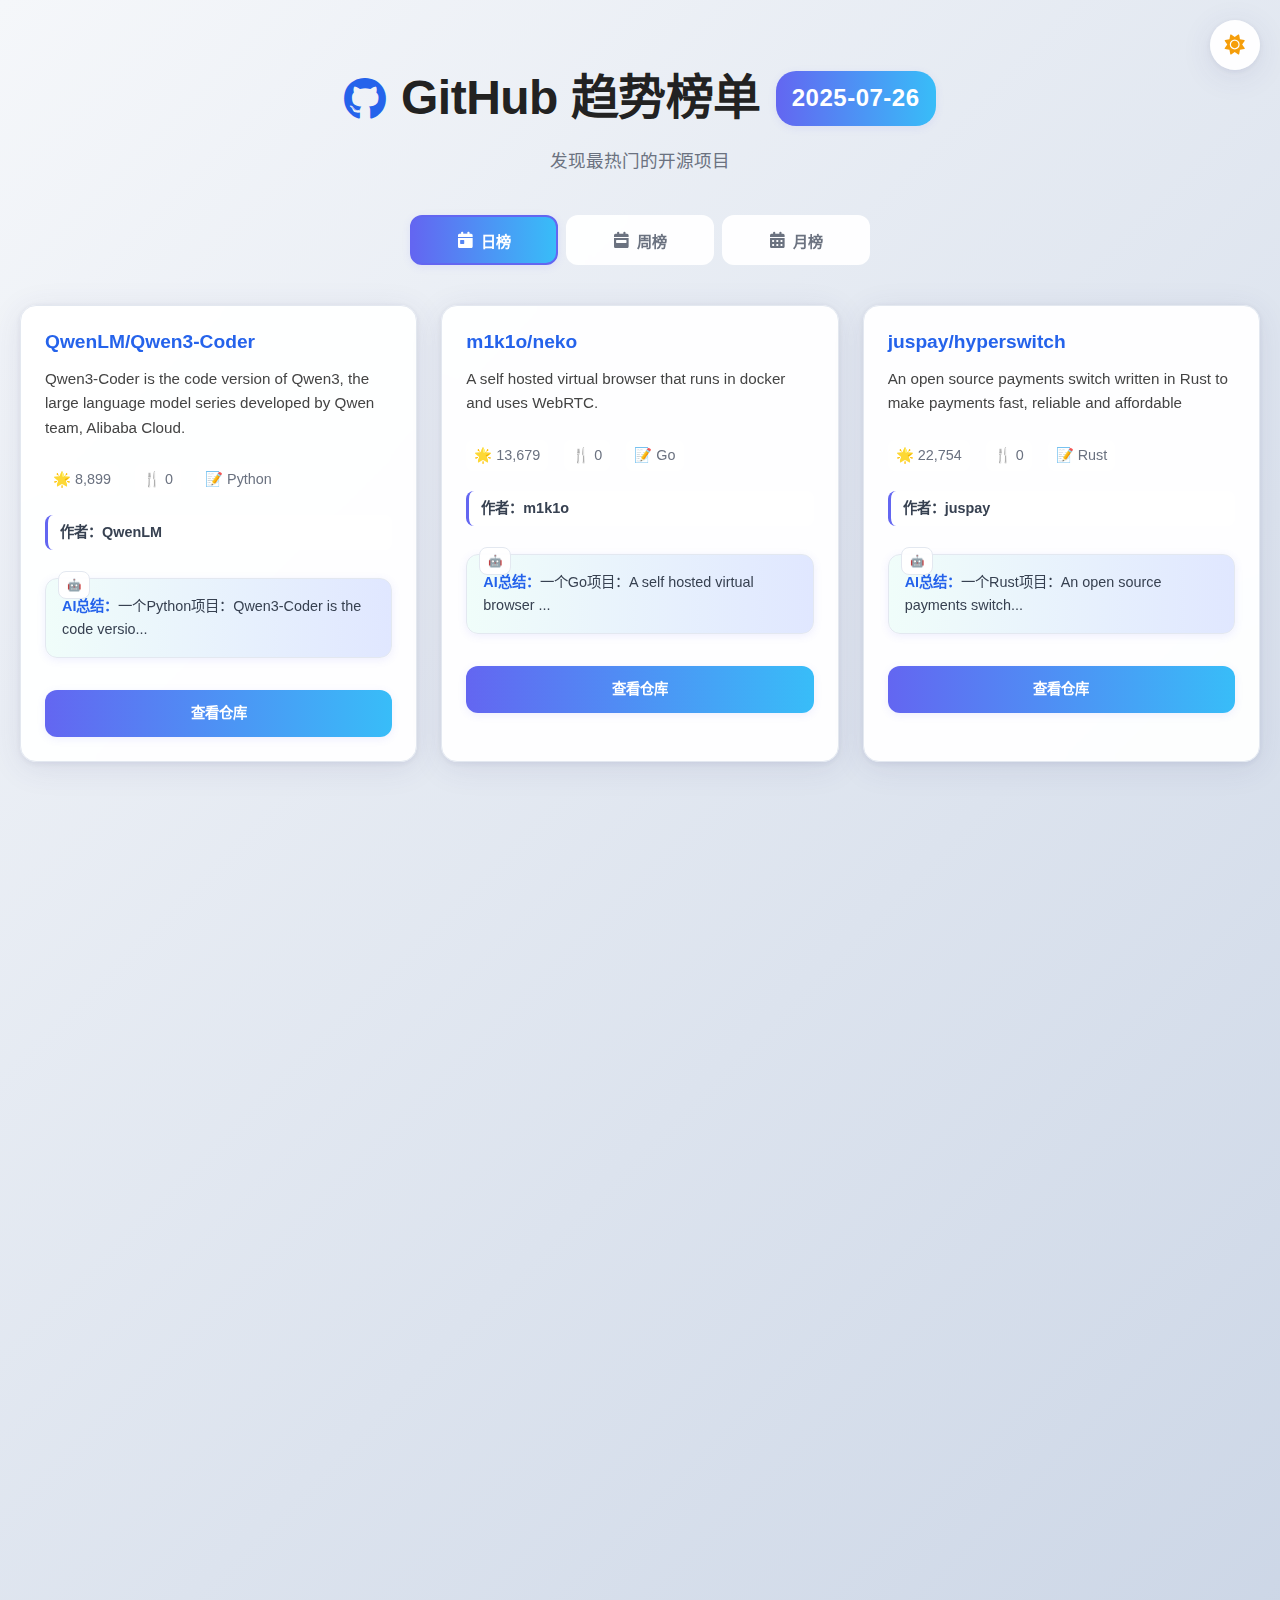
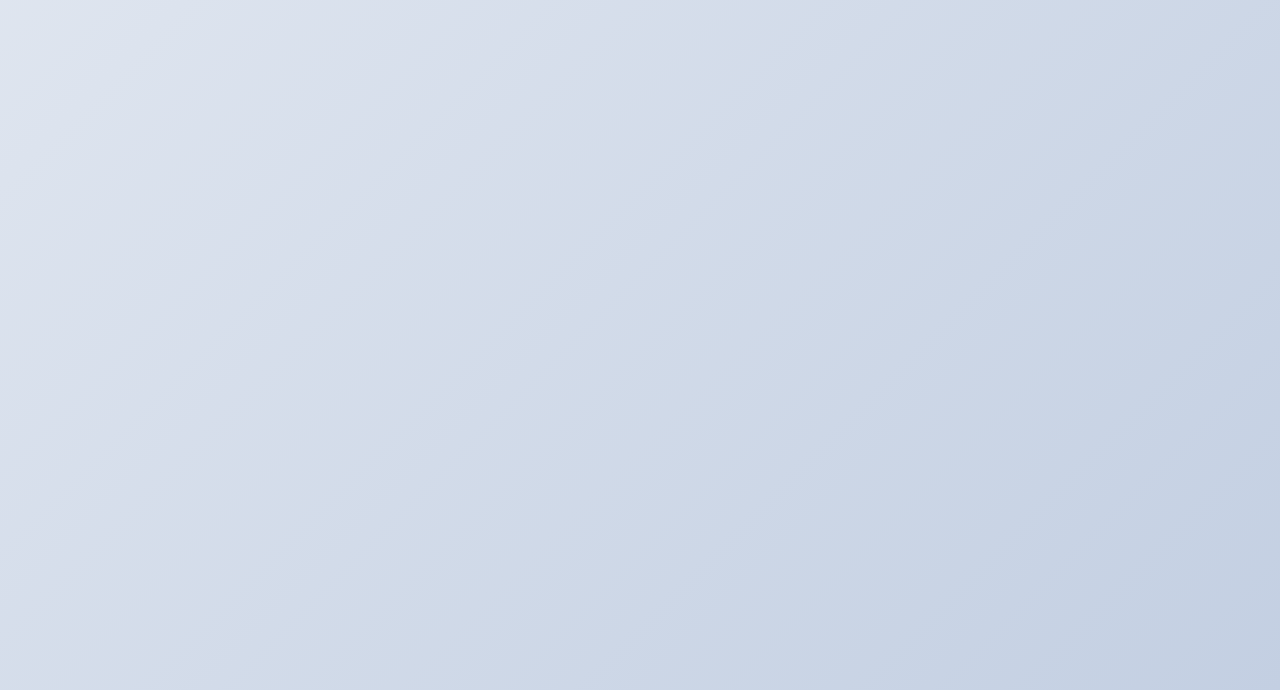
<file: history/2025-07-26/index.html>
<!DOCTYPE html>
<html lang="zh-cn">
<head>
    <meta charset="UTF-8">
    <title>GitHub 趋势榜单（2025-07-26）</title>
    <meta name="viewport" content="width=device-width, initial-scale=1.0">
    <link rel="stylesheet" href="github_trending_cards.css">
    <link href="https://cdnjs.cloudflare.com/ajax/libs/font-awesome/6.0.0/css/all.min.css" rel="stylesheet">
</head>
<body data-theme="light">
    <!-- 主题切换按钮 -->
    <div class="theme-toggle-container">
        <button class="theme-toggle" onclick="toggleTheme()" aria-label="切换主题">
            <i class="fas fa-sun sun-icon"></i>
            <i class="fas fa-moon moon-icon"></i>
        </button>
    </div>

    <!-- 页面标题 -->
    <div class="header-container">
        <h1>
            <i class="fab fa-github"></i>
            GitHub 趋势榜单
            <span class="date-badge">2025-07-26</span>
        </h1>
        <p class="subtitle">发现最热门的开源项目</p>
    </div>

    <!-- 标签页导航 -->
    <div class="tab-navigation">
        <button class="tab-btn active" onclick="showTab('daily')" data-tab="daily">
            <i class="fas fa-calendar-day"></i>
            <span>日榜</span>
        </button>
        <button class="tab-btn" onclick="showTab('weekly')" data-tab="weekly">
            <i class="fas fa-calendar-week"></i>
            <span>周榜</span>
        </button>
        <button class="tab-btn" onclick="showTab('monthly')" data-tab="monthly">
            <i class="fas fa-calendar-alt"></i>
            <span>月榜</span>
        </button>
    </div>

    <div id="daily" class="container tab-content">

        <div class="card">
            <div class="repo-title"><a href="https://github.com/QwenLM/Qwen3-Coder" target="_blank">QwenLM/Qwen3-Coder</a></div>
            <div class="desc">Qwen3-Coder is the code version of Qwen3, the large language model series developed by Qwen team, Alibaba Cloud.</div>
            <div class="meta">
                <span>🌟 8,899</span>
                <span>🍴 0</span>
                <span>📝 Python</span>
            </div>
            <div class="author">作者：QwenLM</div>
            <div class="ai-summary"><b>AI总结：</b>一个Python项目：Qwen3-Coder is the code versio...</div>
            <a class="btn" href="https://github.com/QwenLM/Qwen3-Coder" target="_blank">查看仓库</a>
        </div>

        <div class="card">
            <div class="repo-title"><a href="https://github.com/m1k1o/neko" target="_blank">m1k1o/neko</a></div>
            <div class="desc">A self hosted virtual browser that runs in docker and uses WebRTC.</div>
            <div class="meta">
                <span>🌟 13,679</span>
                <span>🍴 0</span>
                <span>📝 Go</span>
            </div>
            <div class="author">作者：m1k1o</div>
            <div class="ai-summary"><b>AI总结：</b>一个Go项目：A self hosted virtual browser ...</div>
            <a class="btn" href="https://github.com/m1k1o/neko" target="_blank">查看仓库</a>
        </div>

        <div class="card">
            <div class="repo-title"><a href="https://github.com/juspay/hyperswitch" target="_blank">juspay/hyperswitch</a></div>
            <div class="desc">An open source payments switch written in Rust to make payments fast, reliable and affordable</div>
            <div class="meta">
                <span>🌟 22,754</span>
                <span>🍴 0</span>
                <span>📝 Rust</span>
            </div>
            <div class="author">作者：juspay</div>
            <div class="ai-summary"><b>AI总结：</b>一个Rust项目：An open source payments switch...</div>
            <a class="btn" href="https://github.com/juspay/hyperswitch" target="_blank">查看仓库</a>
        </div>

        <div class="card">
            <div class="repo-title"><a href="https://github.com/semgrep/semgrep" target="_blank">semgrep/semgrep</a></div>
            <div class="desc">Lightweight static analysis for many languages. Find bug variants with patterns that look like source code.</div>
            <div class="meta">
                <span>🌟 12,280</span>
                <span>🍴 0</span>
                <span>📝 OCaml</span>
            </div>
            <div class="author">作者：semgrep</div>
            <div class="ai-summary"><b>AI总结：</b>一个OCaml项目：Lightweight static analysis fo...</div>
            <a class="btn" href="https://github.com/semgrep/semgrep" target="_blank">查看仓库</a>
        </div>

        <div class="card">
            <div class="repo-title"><a href="https://github.com/OpenBB-finance/OpenBB" target="_blank">OpenBB-finance/OpenBB</a></div>
            <div class="desc">Investment Research for Everyone, Everywhere.</div>
            <div class="meta">
                <span>🌟 46,111</span>
                <span>🍴 0</span>
                <span>📝 Python</span>
            </div>
            <div class="author">作者：OpenBB-finance</div>
            <div class="ai-summary"><b>AI总结：</b>一个Python项目：Investment Research for Everyo...</div>
            <a class="btn" href="https://github.com/OpenBB-finance/OpenBB" target="_blank">查看仓库</a>
        </div>

        <div class="card">
            <div class="repo-title"><a href="https://github.com/frappe/hrms" target="_blank">frappe/hrms</a></div>
            <div class="desc">Open Source HR and Payroll Software</div>
            <div class="meta">
                <span>🌟 4,278</span>
                <span>🍴 0</span>
                <span>📝 Python</span>
            </div>
            <div class="author">作者：frappe</div>
            <div class="ai-summary"><b>AI总结：</b>一个Python项目：Open Source HR and Payroll Sof...</div>
            <a class="btn" href="https://github.com/frappe/hrms" target="_blank">查看仓库</a>
        </div>

        <div class="card">
            <div class="repo-title"><a href="https://github.com/tensorzero/tensorzero" target="_blank">tensorzero/tensorzero</a></div>
            <div class="desc">TensorZero is an open-source stack for industrial-grade LLM applications. It unifies an LLM gateway, observability, optimization, evaluation, and experimentation.</div>
            <div class="meta">
                <span>🌟 8,938</span>
                <span>🍴 0</span>
                <span>📝 Rust</span>
            </div>
            <div class="author">作者：tensorzero</div>
            <div class="ai-summary"><b>AI总结：</b>一个Rust项目：TensorZero is an open-source s...</div>
            <a class="btn" href="https://github.com/tensorzero/tensorzero" target="_blank">查看仓库</a>
        </div>

        <div class="card">
            <div class="repo-title"><a href="https://github.com/software-mansion/react-native-reanimated" target="_blank">software-mansion/react-native-reanimated</a></div>
            <div class="desc">React Native's Animated library reimplemented</div>
            <div class="meta">
                <span>🌟 9,948</span>
                <span>🍴 0</span>
                <span>📝 TypeScript</span>
            </div>
            <div class="author">作者：software-mansion</div>
            <div class="ai-summary"><b>AI总结：</b>一个TypeScript项目：React Native's Animated librar...</div>
            <a class="btn" href="https://github.com/software-mansion/react-native-reanimated" target="_blank">查看仓库</a>
        </div>

        <div class="card">
            <div class="repo-title"><a href="https://github.com/steven2358/awesome-generative-ai" target="_blank">steven2358/awesome-generative-ai</a></div>
            <div class="desc">A curated list of modern Generative Artificial Intelligence projects and services</div>
            <div class="meta">
                <span>🌟 9,437</span>
                <span>🍴 0</span>
                <span>📝 未知</span>
            </div>
            <div class="author">作者：steven2358</div>
            <div class="ai-summary"><b>AI总结：</b>一个未知项目：A curated list of modern Gener...</div>
            <a class="btn" href="https://github.com/steven2358/awesome-generative-ai" target="_blank">查看仓库</a>
        </div>

        <div class="card">
            <div class="repo-title"><a href="https://github.com/srbhr/Resume-Matcher" target="_blank">srbhr/Resume-Matcher</a></div>
            <div class="desc">Improve your resumes with Resume Matcher. Get insights, keyword suggestions and tune your resumes to job descriptions.</div>
            <div class="meta">
                <span>🌟 19,710</span>
                <span>🍴 0</span>
                <span>📝 TypeScript</span>
            </div>
            <div class="author">作者：srbhr</div>
            <div class="ai-summary"><b>AI总结：</b>一个TypeScript项目：Improve your resumes with Resu...</div>
            <a class="btn" href="https://github.com/srbhr/Resume-Matcher" target="_blank">查看仓库</a>
        </div>

    </div>
    <div id="weekly" class="container tab-content" style="display:none;">

        <div class="card">
            <div class="repo-title"><a href="https://github.com/QwenLM/Qwen3-Coder" target="_blank">QwenLM/Qwen3-Coder</a></div>
            <div class="desc">Qwen3-Coder is the code version of Qwen3, the large language model series developed by Qwen team, Alibaba Cloud.</div>
            <div class="meta">
                <span>🌟 8,899</span>
                <span>🍴 0</span>
                <span>📝 Python</span>
            </div>
            <div class="author">作者：QwenLM</div>
            <div class="ai-summary"><b>AI总结：</b>一个Python项目：Qwen3-Coder is the code versio...</div>
            <a class="btn" href="https://github.com/QwenLM/Qwen3-Coder" target="_blank">查看仓库</a>
        </div>

        <div class="card">
            <div class="repo-title"><a href="https://github.com/m1k1o/neko" target="_blank">m1k1o/neko</a></div>
            <div class="desc">A self hosted virtual browser that runs in docker and uses WebRTC.</div>
            <div class="meta">
                <span>🌟 13,679</span>
                <span>🍴 0</span>
                <span>📝 Go</span>
            </div>
            <div class="author">作者：m1k1o</div>
            <div class="ai-summary"><b>AI总结：</b>一个Go项目：A self hosted virtual browser ...</div>
            <a class="btn" href="https://github.com/m1k1o/neko" target="_blank">查看仓库</a>
        </div>

        <div class="card">
            <div class="repo-title"><a href="https://github.com/juspay/hyperswitch" target="_blank">juspay/hyperswitch</a></div>
            <div class="desc">An open source payments switch written in Rust to make payments fast, reliable and affordable</div>
            <div class="meta">
                <span>🌟 22,754</span>
                <span>🍴 0</span>
                <span>📝 Rust</span>
            </div>
            <div class="author">作者：juspay</div>
            <div class="ai-summary"><b>AI总结：</b>一个Rust项目：An open source payments switch...</div>
            <a class="btn" href="https://github.com/juspay/hyperswitch" target="_blank">查看仓库</a>
        </div>

        <div class="card">
            <div class="repo-title"><a href="https://github.com/semgrep/semgrep" target="_blank">semgrep/semgrep</a></div>
            <div class="desc">Lightweight static analysis for many languages. Find bug variants with patterns that look like source code.</div>
            <div class="meta">
                <span>🌟 12,280</span>
                <span>🍴 0</span>
                <span>📝 OCaml</span>
            </div>
            <div class="author">作者：semgrep</div>
            <div class="ai-summary"><b>AI总结：</b>一个OCaml项目：Lightweight static analysis fo...</div>
            <a class="btn" href="https://github.com/semgrep/semgrep" target="_blank">查看仓库</a>
        </div>

        <div class="card">
            <div class="repo-title"><a href="https://github.com/OpenBB-finance/OpenBB" target="_blank">OpenBB-finance/OpenBB</a></div>
            <div class="desc">Investment Research for Everyone, Everywhere.</div>
            <div class="meta">
                <span>🌟 46,111</span>
                <span>🍴 0</span>
                <span>📝 Python</span>
            </div>
            <div class="author">作者：OpenBB-finance</div>
            <div class="ai-summary"><b>AI总结：</b>一个Python项目：Investment Research for Everyo...</div>
            <a class="btn" href="https://github.com/OpenBB-finance/OpenBB" target="_blank">查看仓库</a>
        </div>

        <div class="card">
            <div class="repo-title"><a href="https://github.com/frappe/hrms" target="_blank">frappe/hrms</a></div>
            <div class="desc">Open Source HR and Payroll Software</div>
            <div class="meta">
                <span>🌟 4,278</span>
                <span>🍴 0</span>
                <span>📝 Python</span>
            </div>
            <div class="author">作者：frappe</div>
            <div class="ai-summary"><b>AI总结：</b>一个Python项目：Open Source HR and Payroll Sof...</div>
            <a class="btn" href="https://github.com/frappe/hrms" target="_blank">查看仓库</a>
        </div>

        <div class="card">
            <div class="repo-title"><a href="https://github.com/tensorzero/tensorzero" target="_blank">tensorzero/tensorzero</a></div>
            <div class="desc">TensorZero is an open-source stack for industrial-grade LLM applications. It unifies an LLM gateway, observability, optimization, evaluation, and experimentation.</div>
            <div class="meta">
                <span>🌟 8,938</span>
                <span>🍴 0</span>
                <span>📝 Rust</span>
            </div>
            <div class="author">作者：tensorzero</div>
            <div class="ai-summary"><b>AI总结：</b>一个Rust项目：TensorZero is an open-source s...</div>
            <a class="btn" href="https://github.com/tensorzero/tensorzero" target="_blank">查看仓库</a>
        </div>

        <div class="card">
            <div class="repo-title"><a href="https://github.com/software-mansion/react-native-reanimated" target="_blank">software-mansion/react-native-reanimated</a></div>
            <div class="desc">React Native's Animated library reimplemented</div>
            <div class="meta">
                <span>🌟 9,948</span>
                <span>🍴 0</span>
                <span>📝 TypeScript</span>
            </div>
            <div class="author">作者：software-mansion</div>
            <div class="ai-summary"><b>AI总结：</b>一个TypeScript项目：React Native's Animated librar...</div>
            <a class="btn" href="https://github.com/software-mansion/react-native-reanimated" target="_blank">查看仓库</a>
        </div>

        <div class="card">
            <div class="repo-title"><a href="https://github.com/steven2358/awesome-generative-ai" target="_blank">steven2358/awesome-generative-ai</a></div>
            <div class="desc">A curated list of modern Generative Artificial Intelligence projects and services</div>
            <div class="meta">
                <span>🌟 9,437</span>
                <span>🍴 0</span>
                <span>📝 未知</span>
            </div>
            <div class="author">作者：steven2358</div>
            <div class="ai-summary"><b>AI总结：</b>一个未知项目：A curated list of modern Gener...</div>
            <a class="btn" href="https://github.com/steven2358/awesome-generative-ai" target="_blank">查看仓库</a>
        </div>

        <div class="card">
            <div class="repo-title"><a href="https://github.com/srbhr/Resume-Matcher" target="_blank">srbhr/Resume-Matcher</a></div>
            <div class="desc">Improve your resumes with Resume Matcher. Get insights, keyword suggestions and tune your resumes to job descriptions.</div>
            <div class="meta">
                <span>🌟 19,710</span>
                <span>🍴 0</span>
                <span>📝 TypeScript</span>
            </div>
            <div class="author">作者：srbhr</div>
            <div class="ai-summary"><b>AI总结：</b>一个TypeScript项目：Improve your resumes with Resu...</div>
            <a class="btn" href="https://github.com/srbhr/Resume-Matcher" target="_blank">查看仓库</a>
        </div>

    </div>
    <div id="monthly" class="container tab-content" style="display:none;">

        <div class="card">
            <div class="repo-title"><a href="https://github.com/QwenLM/Qwen3-Coder" target="_blank">QwenLM/Qwen3-Coder</a></div>
            <div class="desc">Qwen3-Coder is the code version of Qwen3, the large language model series developed by Qwen team, Alibaba Cloud.</div>
            <div class="meta">
                <span>🌟 8,899</span>
                <span>🍴 0</span>
                <span>📝 Python</span>
            </div>
            <div class="author">作者：QwenLM</div>
            <div class="ai-summary"><b>AI总结：</b>一个Python项目：Qwen3-Coder is the code versio...</div>
            <a class="btn" href="https://github.com/QwenLM/Qwen3-Coder" target="_blank">查看仓库</a>
        </div>

        <div class="card">
            <div class="repo-title"><a href="https://github.com/m1k1o/neko" target="_blank">m1k1o/neko</a></div>
            <div class="desc">A self hosted virtual browser that runs in docker and uses WebRTC.</div>
            <div class="meta">
                <span>🌟 13,679</span>
                <span>🍴 0</span>
                <span>📝 Go</span>
            </div>
            <div class="author">作者：m1k1o</div>
            <div class="ai-summary"><b>AI总结：</b>一个Go项目：A self hosted virtual browser ...</div>
            <a class="btn" href="https://github.com/m1k1o/neko" target="_blank">查看仓库</a>
        </div>

        <div class="card">
            <div class="repo-title"><a href="https://github.com/juspay/hyperswitch" target="_blank">juspay/hyperswitch</a></div>
            <div class="desc">An open source payments switch written in Rust to make payments fast, reliable and affordable</div>
            <div class="meta">
                <span>🌟 22,754</span>
                <span>🍴 0</span>
                <span>📝 Rust</span>
            </div>
            <div class="author">作者：juspay</div>
            <div class="ai-summary"><b>AI总结：</b>一个Rust项目：An open source payments switch...</div>
            <a class="btn" href="https://github.com/juspay/hyperswitch" target="_blank">查看仓库</a>
        </div>

        <div class="card">
            <div class="repo-title"><a href="https://github.com/semgrep/semgrep" target="_blank">semgrep/semgrep</a></div>
            <div class="desc">Lightweight static analysis for many languages. Find bug variants with patterns that look like source code.</div>
            <div class="meta">
                <span>🌟 12,280</span>
                <span>🍴 0</span>
                <span>📝 OCaml</span>
            </div>
            <div class="author">作者：semgrep</div>
            <div class="ai-summary"><b>AI总结：</b>一个OCaml项目：Lightweight static analysis fo...</div>
            <a class="btn" href="https://github.com/semgrep/semgrep" target="_blank">查看仓库</a>
        </div>

        <div class="card">
            <div class="repo-title"><a href="https://github.com/OpenBB-finance/OpenBB" target="_blank">OpenBB-finance/OpenBB</a></div>
            <div class="desc">Investment Research for Everyone, Everywhere.</div>
            <div class="meta">
                <span>🌟 46,111</span>
                <span>🍴 0</span>
                <span>📝 Python</span>
            </div>
            <div class="author">作者：OpenBB-finance</div>
            <div class="ai-summary"><b>AI总结：</b>一个Python项目：Investment Research for Everyo...</div>
            <a class="btn" href="https://github.com/OpenBB-finance/OpenBB" target="_blank">查看仓库</a>
        </div>

        <div class="card">
            <div class="repo-title"><a href="https://github.com/frappe/hrms" target="_blank">frappe/hrms</a></div>
            <div class="desc">Open Source HR and Payroll Software</div>
            <div class="meta">
                <span>🌟 4,278</span>
                <span>🍴 0</span>
                <span>📝 Python</span>
            </div>
            <div class="author">作者：frappe</div>
            <div class="ai-summary"><b>AI总结：</b>一个Python项目：Open Source HR and Payroll Sof...</div>
            <a class="btn" href="https://github.com/frappe/hrms" target="_blank">查看仓库</a>
        </div>

        <div class="card">
            <div class="repo-title"><a href="https://github.com/tensorzero/tensorzero" target="_blank">tensorzero/tensorzero</a></div>
            <div class="desc">TensorZero is an open-source stack for industrial-grade LLM applications. It unifies an LLM gateway, observability, optimization, evaluation, and experimentation.</div>
            <div class="meta">
                <span>🌟 8,938</span>
                <span>🍴 0</span>
                <span>📝 Rust</span>
            </div>
            <div class="author">作者：tensorzero</div>
            <div class="ai-summary"><b>AI总结：</b>一个Rust项目：TensorZero is an open-source s...</div>
            <a class="btn" href="https://github.com/tensorzero/tensorzero" target="_blank">查看仓库</a>
        </div>

        <div class="card">
            <div class="repo-title"><a href="https://github.com/software-mansion/react-native-reanimated" target="_blank">software-mansion/react-native-reanimated</a></div>
            <div class="desc">React Native's Animated library reimplemented</div>
            <div class="meta">
                <span>🌟 9,948</span>
                <span>🍴 0</span>
                <span>📝 TypeScript</span>
            </div>
            <div class="author">作者：software-mansion</div>
            <div class="ai-summary"><b>AI总结：</b>一个TypeScript项目：React Native's Animated librar...</div>
            <a class="btn" href="https://github.com/software-mansion/react-native-reanimated" target="_blank">查看仓库</a>
        </div>

        <div class="card">
            <div class="repo-title"><a href="https://github.com/steven2358/awesome-generative-ai" target="_blank">steven2358/awesome-generative-ai</a></div>
            <div class="desc">A curated list of modern Generative Artificial Intelligence projects and services</div>
            <div class="meta">
                <span>🌟 9,437</span>
                <span>🍴 0</span>
                <span>📝 未知</span>
            </div>
            <div class="author">作者：steven2358</div>
            <div class="ai-summary"><b>AI总结：</b>一个未知项目：A curated list of modern Gener...</div>
            <a class="btn" href="https://github.com/steven2358/awesome-generative-ai" target="_blank">查看仓库</a>
        </div>

        <div class="card">
            <div class="repo-title"><a href="https://github.com/srbhr/Resume-Matcher" target="_blank">srbhr/Resume-Matcher</a></div>
            <div class="desc">Improve your resumes with Resume Matcher. Get insights, keyword suggestions and tune your resumes to job descriptions.</div>
            <div class="meta">
                <span>🌟 19,710</span>
                <span>🍴 0</span>
                <span>📝 TypeScript</span>
            </div>
            <div class="author">作者：srbhr</div>
            <div class="ai-summary"><b>AI总结：</b>一个TypeScript项目：Improve your resumes with Resu...</div>
            <a class="btn" href="https://github.com/srbhr/Resume-Matcher" target="_blank">查看仓库</a>
        </div>

    </div>
    <script>
    // 主题切换功能
    function toggleTheme() {
        const body = document.body;
        const currentTheme = body.getAttribute('data-theme');
        const newTheme = currentTheme === 'light' ? 'dark' : 'light';

        body.setAttribute('data-theme', newTheme);
        localStorage.setItem('theme', newTheme);

        // 添加切换动画
        body.style.transition = 'background-color 0.3s ease, color 0.3s ease';
        setTimeout(() => {
            body.style.transition = '';
        }, 300);
    }

    // 页面加载时恢复主题设置
    document.addEventListener('DOMContentLoaded', function() {
        const savedTheme = localStorage.getItem('theme') || 'light';
        document.body.setAttribute('data-theme', savedTheme);
    });

    // 标签页切换功能
    function showTab(tab) {
        // 隐藏所有标签页内容
        document.getElementById('daily').style.display = 'none';
        document.getElementById('weekly').style.display = 'none';
        document.getElementById('monthly').style.display = 'none';

        // 显示选中的标签页
        document.getElementById(tab).style.display = '';

        // 更新标签页按钮状态
        document.querySelectorAll('.tab-btn').forEach(btn => {
            btn.classList.remove('active');
        });
        document.querySelector(`[data-tab="${tab}"]`).classList.add('active');

        // 添加切换动画
        const container = document.getElementById(tab);
        container.style.opacity = '0';
        container.style.transform = 'translateY(20px)';

        setTimeout(() => {
            container.style.transition = 'opacity 0.4s ease, transform 0.4s ease';
            container.style.opacity = '1';
            container.style.transform = 'translateY(0)';
        }, 50);

        setTimeout(() => {
            container.style.transition = '';
        }, 450);
    }

    // 卡片动画效果
    document.addEventListener('DOMContentLoaded', function() {
        const cards = document.querySelectorAll('.card');

        const observerOptions = {
            threshold: 0.1,
            rootMargin: '0px 0px -50px 0px'
        };

        const observer = new IntersectionObserver((entries) => {
            entries.forEach(entry => {
                if (entry.isIntersecting) {
                    entry.target.style.opacity = '1';
                    entry.target.style.transform = 'translateY(0)';
                }
            });
        }, observerOptions);

        cards.forEach((card, index) => {
            card.style.opacity = '0';
            card.style.transform = 'translateY(30px)';
            card.style.transition = `opacity 0.6s ease ${index * 0.1}s, transform 0.6s ease ${index * 0.1}s`;
            observer.observe(card);
        });
    });
    </script>
</body>
</html>
</file>
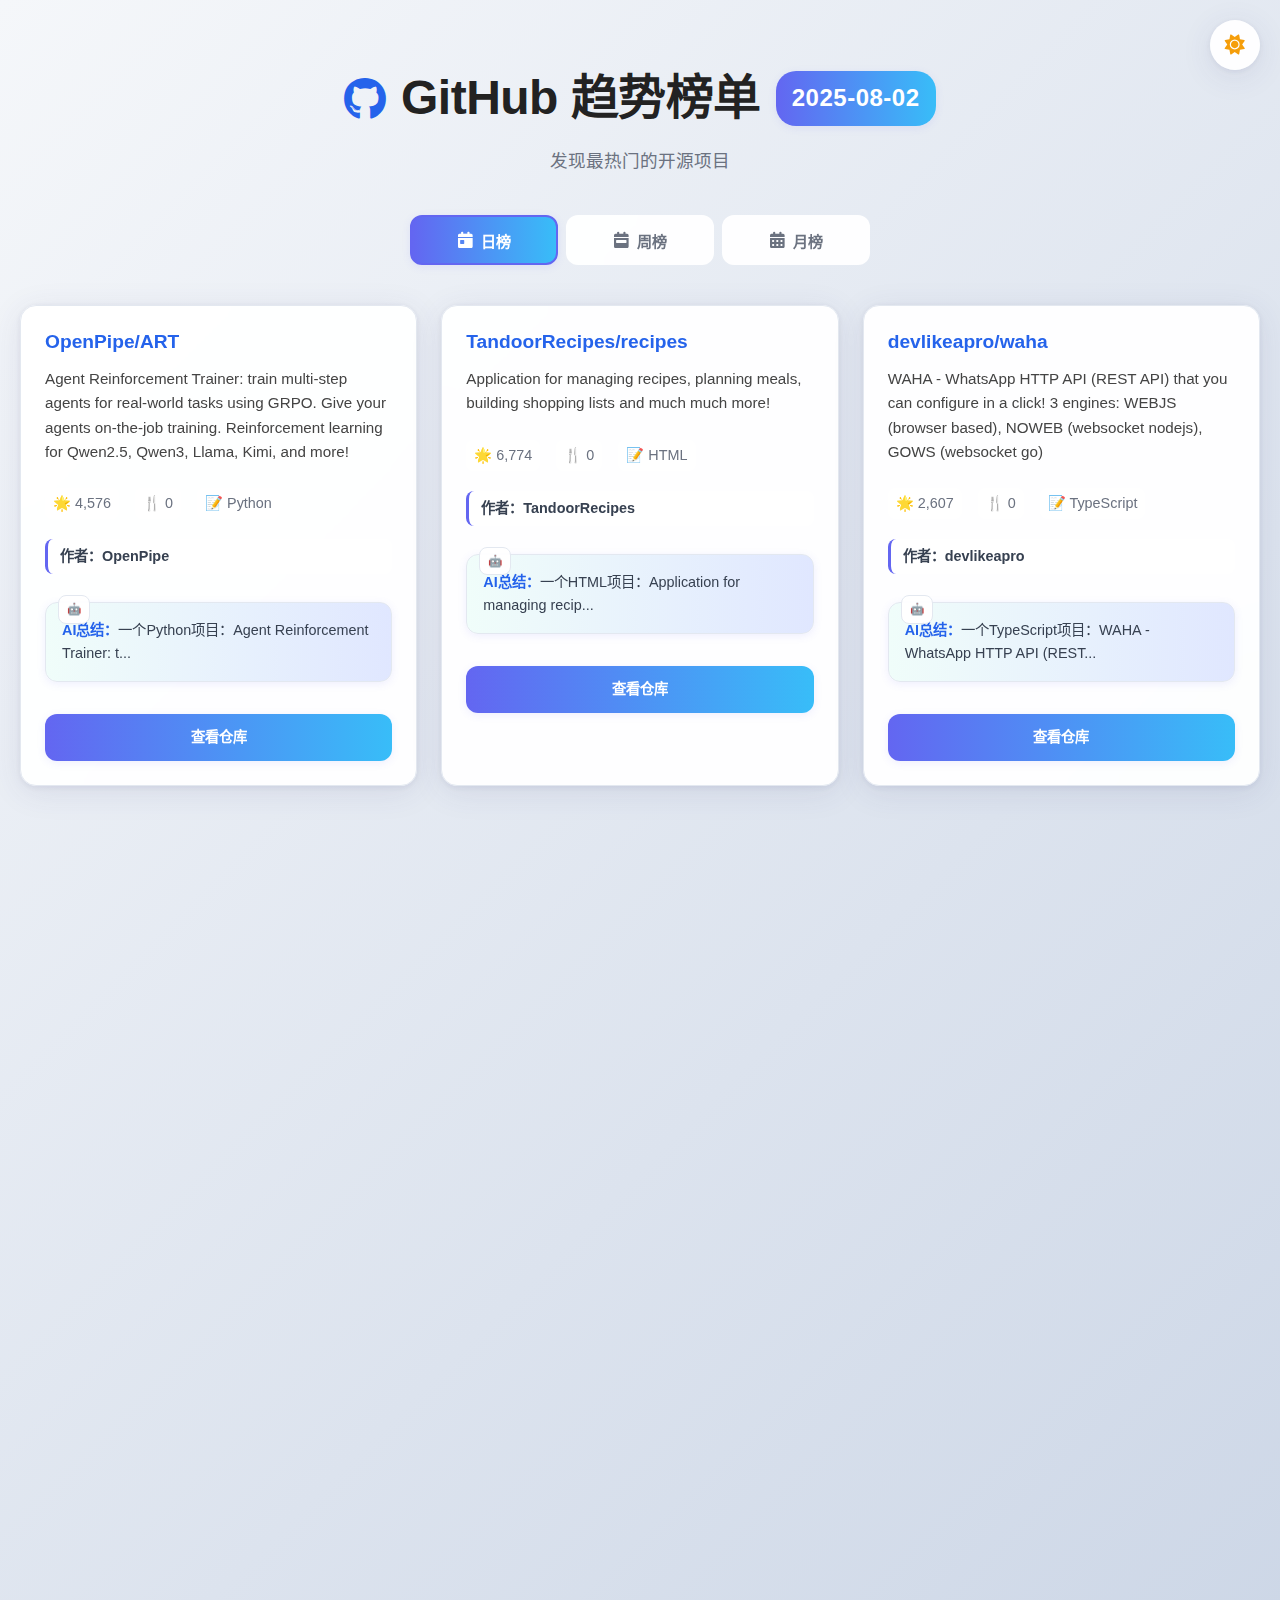
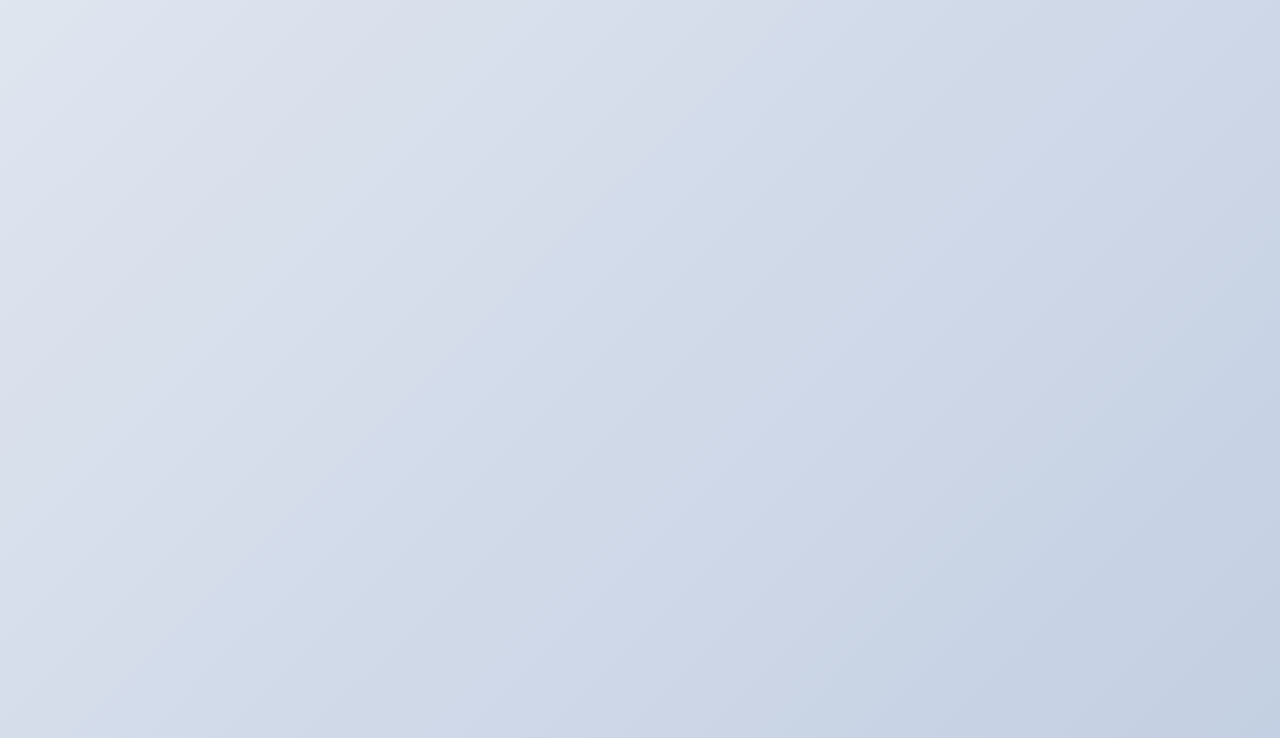
<file: history/2025-08-02/index.html>
<!DOCTYPE html>
<html lang="zh-cn">
<head>
    <meta charset="UTF-8">
    <title>GitHub 趋势榜单（2025-08-02）</title>
    <meta name="viewport" content="width=device-width, initial-scale=1.0">
    <link rel="stylesheet" href="github_trending_cards.css">
    <link href="https://cdnjs.cloudflare.com/ajax/libs/font-awesome/6.0.0/css/all.min.css" rel="stylesheet">
</head>
<body data-theme="light">
    <!-- 主题切换按钮 -->
    <div class="theme-toggle-container">
        <button class="theme-toggle" onclick="toggleTheme()" aria-label="切换主题">
            <i class="fas fa-sun sun-icon"></i>
            <i class="fas fa-moon moon-icon"></i>
        </button>
    </div>

    <!-- 页面标题 -->
    <div class="header-container">
        <h1>
            <i class="fab fa-github"></i>
            GitHub 趋势榜单
            <span class="date-badge">2025-08-02</span>
        </h1>
        <p class="subtitle">发现最热门的开源项目</p>
    </div>

    <!-- 标签页导航 -->
    <div class="tab-navigation">
        <button class="tab-btn active" onclick="showTab('daily')" data-tab="daily">
            <i class="fas fa-calendar-day"></i>
            <span>日榜</span>
        </button>
        <button class="tab-btn" onclick="showTab('weekly')" data-tab="weekly">
            <i class="fas fa-calendar-week"></i>
            <span>周榜</span>
        </button>
        <button class="tab-btn" onclick="showTab('monthly')" data-tab="monthly">
            <i class="fas fa-calendar-alt"></i>
            <span>月榜</span>
        </button>
    </div>

    <div id="daily" class="container tab-content">

        <div class="card">
            <div class="repo-title"><a href="https://github.com/OpenPipe/ART" target="_blank">OpenPipe/ART</a></div>
            <div class="desc">Agent Reinforcement Trainer: train multi-step agents for real-world tasks using GRPO. Give your agents on-the-job training. Reinforcement learning for Qwen2.5, Qwen3, Llama, Kimi, and more!</div>
            <div class="meta">
                <span>🌟 4,576</span>
                <span>🍴 0</span>
                <span>📝 Python</span>
            </div>
            <div class="author">作者：OpenPipe</div>
            <div class="ai-summary"><b>AI总结：</b>一个Python项目：Agent Reinforcement Trainer: t...</div>
            <a class="btn" href="https://github.com/OpenPipe/ART" target="_blank">查看仓库</a>
        </div>

        <div class="card">
            <div class="repo-title"><a href="https://github.com/TandoorRecipes/recipes" target="_blank">TandoorRecipes/recipes</a></div>
            <div class="desc">Application for managing recipes, planning meals, building shopping lists and much much more!</div>
            <div class="meta">
                <span>🌟 6,774</span>
                <span>🍴 0</span>
                <span>📝 HTML</span>
            </div>
            <div class="author">作者：TandoorRecipes</div>
            <div class="ai-summary"><b>AI总结：</b>一个HTML项目：Application for managing recip...</div>
            <a class="btn" href="https://github.com/TandoorRecipes/recipes" target="_blank">查看仓库</a>
        </div>

        <div class="card">
            <div class="repo-title"><a href="https://github.com/devlikeapro/waha" target="_blank">devlikeapro/waha</a></div>
            <div class="desc">WAHA - WhatsApp HTTP API (REST API) that you can configure in a click! 3 engines: WEBJS (browser based), NOWEB (websocket nodejs), GOWS (websocket go)</div>
            <div class="meta">
                <span>🌟 2,607</span>
                <span>🍴 0</span>
                <span>📝 TypeScript</span>
            </div>
            <div class="author">作者：devlikeapro</div>
            <div class="ai-summary"><b>AI总结：</b>一个TypeScript项目：WAHA - WhatsApp HTTP API (REST...</div>
            <a class="btn" href="https://github.com/devlikeapro/waha" target="_blank">查看仓库</a>
        </div>

        <div class="card">
            <div class="repo-title"><a href="https://github.com/puppeteer/puppeteer" target="_blank">puppeteer/puppeteer</a></div>
            <div class="desc">JavaScript API for Chrome and Firefox</div>
            <div class="meta">
                <span>🌟 91,554</span>
                <span>🍴 0</span>
                <span>📝 TypeScript</span>
            </div>
            <div class="author">作者：puppeteer</div>
            <div class="ai-summary"><b>AI总结：</b>一个TypeScript项目：JavaScript API for Chrome and ...</div>
            <a class="btn" href="https://github.com/puppeteer/puppeteer" target="_blank">查看仓库</a>
        </div>

        <div class="card">
            <div class="repo-title"><a href="https://github.com/kubesphere/kubesphere" target="_blank">kubesphere/kubesphere</a></div>
            <div class="desc">The container platform tailored for Kubernetes multi-cloud, datacenter, and edge management ⎈ 🖥 ☁️</div>
            <div class="meta">
                <span>🌟 16,320</span>
                <span>🍴 0</span>
                <span>📝 Go</span>
            </div>
            <div class="author">作者：kubesphere</div>
            <div class="ai-summary"><b>AI总结：</b>一个Go项目：The container platform tailore...</div>
            <a class="btn" href="https://github.com/kubesphere/kubesphere" target="_blank">查看仓库</a>
        </div>

        <div class="card">
            <div class="repo-title"><a href="https://github.com/eclipse-sumo/sumo" target="_blank">eclipse-sumo/sumo</a></div>
            <div class="desc">Eclipse SUMO is an open source, highly portable, microscopic and continuous traffic simulation package designed to handle large networks. It allows for intermodal simulation including pedestrians and comes with a large set of tools for scenario creation.</div>
            <div class="meta">
                <span>🌟 3,138</span>
                <span>🍴 0</span>
                <span>📝 C++</span>
            </div>
            <div class="author">作者：eclipse-sumo</div>
            <div class="ai-summary"><b>AI总结：</b>一个C++项目：Eclipse SUMO is an open source...</div>
            <a class="btn" href="https://github.com/eclipse-sumo/sumo" target="_blank">查看仓库</a>
        </div>

        <div class="card">
            <div class="repo-title"><a href="https://github.com/9001/copyparty" target="_blank">9001/copyparty</a></div>
            <div class="desc">Portable file server with accelerated resumable uploads, dedup, WebDAV, FTP, TFTP, zeroconf, media indexer, thumbnails++ all in one file, no deps</div>
            <div class="meta">
                <span>🌟 17,718</span>
                <span>🍴 0</span>
                <span>📝 Python</span>
            </div>
            <div class="author">作者：9001</div>
            <div class="ai-summary"><b>AI总结：</b>一个Python项目：Portable file server with acce...</div>
            <a class="btn" href="https://github.com/9001/copyparty" target="_blank">查看仓库</a>
        </div>

        <div class="card">
            <div class="repo-title"><a href="https://github.com/dyad-sh/dyad" target="_blank">dyad-sh/dyad</a></div>
            <div class="desc">Free, local, open-source AI app builder | v0 / lovable / Bolt alternative | 🌟 Star if you like it!</div>
            <div class="meta">
                <span>🌟 3,175</span>
                <span>🍴 0</span>
                <span>📝 TypeScript</span>
            </div>
            <div class="author">作者：dyad-sh</div>
            <div class="ai-summary"><b>AI总结：</b>一个TypeScript项目：Free, local, open-source AI ap...</div>
            <a class="btn" href="https://github.com/dyad-sh/dyad" target="_blank">查看仓库</a>
        </div>

        <div class="card">
            <div class="repo-title"><a href="https://github.com/stenzek/duckstation" target="_blank">stenzek/duckstation</a></div>
            <div class="desc">Fast PlayStation 1 emulator for x86-64/AArch32/AArch64/RV64</div>
            <div class="meta">
                <span>🌟 8,829</span>
                <span>🍴 0</span>
                <span>📝 C++</span>
            </div>
            <div class="author">作者：stenzek</div>
            <div class="ai-summary"><b>AI总结：</b>一个C++项目：Fast PlayStation 1 emulator fo...</div>
            <a class="btn" href="https://github.com/stenzek/duckstation" target="_blank">查看仓库</a>
        </div>

        <div class="card">
            <div class="repo-title"><a href="https://github.com/playcanvas/editor" target="_blank">playcanvas/editor</a></div>
            <div class="desc">Powerful visual editor environment for building WebGL, WebGPU, WebXR apps</div>
            <div class="meta">
                <span>🌟 514</span>
                <span>🍴 0</span>
                <span>📝 TypeScript</span>
            </div>
            <div class="author">作者：playcanvas</div>
            <div class="ai-summary"><b>AI总结：</b>一个TypeScript项目：Powerful visual editor environ...</div>
            <a class="btn" href="https://github.com/playcanvas/editor" target="_blank">查看仓库</a>
        </div>

    </div>
    <div id="weekly" class="container tab-content" style="display:none;">

        <div class="card">
            <div class="repo-title"><a href="https://github.com/OpenPipe/ART" target="_blank">OpenPipe/ART</a></div>
            <div class="desc">Agent Reinforcement Trainer: train multi-step agents for real-world tasks using GRPO. Give your agents on-the-job training. Reinforcement learning for Qwen2.5, Qwen3, Llama, Kimi, and more!</div>
            <div class="meta">
                <span>🌟 4,576</span>
                <span>🍴 0</span>
                <span>📝 Python</span>
            </div>
            <div class="author">作者：OpenPipe</div>
            <div class="ai-summary"><b>AI总结：</b>一个Python项目：Agent Reinforcement Trainer: t...</div>
            <a class="btn" href="https://github.com/OpenPipe/ART" target="_blank">查看仓库</a>
        </div>

        <div class="card">
            <div class="repo-title"><a href="https://github.com/TandoorRecipes/recipes" target="_blank">TandoorRecipes/recipes</a></div>
            <div class="desc">Application for managing recipes, planning meals, building shopping lists and much much more!</div>
            <div class="meta">
                <span>🌟 6,774</span>
                <span>🍴 0</span>
                <span>📝 HTML</span>
            </div>
            <div class="author">作者：TandoorRecipes</div>
            <div class="ai-summary"><b>AI总结：</b>一个HTML项目：Application for managing recip...</div>
            <a class="btn" href="https://github.com/TandoorRecipes/recipes" target="_blank">查看仓库</a>
        </div>

        <div class="card">
            <div class="repo-title"><a href="https://github.com/devlikeapro/waha" target="_blank">devlikeapro/waha</a></div>
            <div class="desc">WAHA - WhatsApp HTTP API (REST API) that you can configure in a click! 3 engines: WEBJS (browser based), NOWEB (websocket nodejs), GOWS (websocket go)</div>
            <div class="meta">
                <span>🌟 2,607</span>
                <span>🍴 0</span>
                <span>📝 TypeScript</span>
            </div>
            <div class="author">作者：devlikeapro</div>
            <div class="ai-summary"><b>AI总结：</b>一个TypeScript项目：WAHA - WhatsApp HTTP API (REST...</div>
            <a class="btn" href="https://github.com/devlikeapro/waha" target="_blank">查看仓库</a>
        </div>

        <div class="card">
            <div class="repo-title"><a href="https://github.com/puppeteer/puppeteer" target="_blank">puppeteer/puppeteer</a></div>
            <div class="desc">JavaScript API for Chrome and Firefox</div>
            <div class="meta">
                <span>🌟 91,554</span>
                <span>🍴 0</span>
                <span>📝 TypeScript</span>
            </div>
            <div class="author">作者：puppeteer</div>
            <div class="ai-summary"><b>AI总结：</b>一个TypeScript项目：JavaScript API for Chrome and ...</div>
            <a class="btn" href="https://github.com/puppeteer/puppeteer" target="_blank">查看仓库</a>
        </div>

        <div class="card">
            <div class="repo-title"><a href="https://github.com/kubesphere/kubesphere" target="_blank">kubesphere/kubesphere</a></div>
            <div class="desc">The container platform tailored for Kubernetes multi-cloud, datacenter, and edge management ⎈ 🖥 ☁️</div>
            <div class="meta">
                <span>🌟 16,320</span>
                <span>🍴 0</span>
                <span>📝 Go</span>
            </div>
            <div class="author">作者：kubesphere</div>
            <div class="ai-summary"><b>AI总结：</b>一个Go项目：The container platform tailore...</div>
            <a class="btn" href="https://github.com/kubesphere/kubesphere" target="_blank">查看仓库</a>
        </div>

        <div class="card">
            <div class="repo-title"><a href="https://github.com/eclipse-sumo/sumo" target="_blank">eclipse-sumo/sumo</a></div>
            <div class="desc">Eclipse SUMO is an open source, highly portable, microscopic and continuous traffic simulation package designed to handle large networks. It allows for intermodal simulation including pedestrians and comes with a large set of tools for scenario creation.</div>
            <div class="meta">
                <span>🌟 3,138</span>
                <span>🍴 0</span>
                <span>📝 C++</span>
            </div>
            <div class="author">作者：eclipse-sumo</div>
            <div class="ai-summary"><b>AI总结：</b>一个C++项目：Eclipse SUMO is an open source...</div>
            <a class="btn" href="https://github.com/eclipse-sumo/sumo" target="_blank">查看仓库</a>
        </div>

        <div class="card">
            <div class="repo-title"><a href="https://github.com/9001/copyparty" target="_blank">9001/copyparty</a></div>
            <div class="desc">Portable file server with accelerated resumable uploads, dedup, WebDAV, FTP, TFTP, zeroconf, media indexer, thumbnails++ all in one file, no deps</div>
            <div class="meta">
                <span>🌟 17,718</span>
                <span>🍴 0</span>
                <span>📝 Python</span>
            </div>
            <div class="author">作者：9001</div>
            <div class="ai-summary"><b>AI总结：</b>一个Python项目：Portable file server with acce...</div>
            <a class="btn" href="https://github.com/9001/copyparty" target="_blank">查看仓库</a>
        </div>

        <div class="card">
            <div class="repo-title"><a href="https://github.com/dyad-sh/dyad" target="_blank">dyad-sh/dyad</a></div>
            <div class="desc">Free, local, open-source AI app builder | v0 / lovable / Bolt alternative | 🌟 Star if you like it!</div>
            <div class="meta">
                <span>🌟 3,175</span>
                <span>🍴 0</span>
                <span>📝 TypeScript</span>
            </div>
            <div class="author">作者：dyad-sh</div>
            <div class="ai-summary"><b>AI总结：</b>一个TypeScript项目：Free, local, open-source AI ap...</div>
            <a class="btn" href="https://github.com/dyad-sh/dyad" target="_blank">查看仓库</a>
        </div>

        <div class="card">
            <div class="repo-title"><a href="https://github.com/stenzek/duckstation" target="_blank">stenzek/duckstation</a></div>
            <div class="desc">Fast PlayStation 1 emulator for x86-64/AArch32/AArch64/RV64</div>
            <div class="meta">
                <span>🌟 8,829</span>
                <span>🍴 0</span>
                <span>📝 C++</span>
            </div>
            <div class="author">作者：stenzek</div>
            <div class="ai-summary"><b>AI总结：</b>一个C++项目：Fast PlayStation 1 emulator fo...</div>
            <a class="btn" href="https://github.com/stenzek/duckstation" target="_blank">查看仓库</a>
        </div>

        <div class="card">
            <div class="repo-title"><a href="https://github.com/playcanvas/editor" target="_blank">playcanvas/editor</a></div>
            <div class="desc">Powerful visual editor environment for building WebGL, WebGPU, WebXR apps</div>
            <div class="meta">
                <span>🌟 514</span>
                <span>🍴 0</span>
                <span>📝 TypeScript</span>
            </div>
            <div class="author">作者：playcanvas</div>
            <div class="ai-summary"><b>AI总结：</b>一个TypeScript项目：Powerful visual editor environ...</div>
            <a class="btn" href="https://github.com/playcanvas/editor" target="_blank">查看仓库</a>
        </div>

    </div>
    <div id="monthly" class="container tab-content" style="display:none;">

        <div class="card">
            <div class="repo-title"><a href="https://github.com/OpenPipe/ART" target="_blank">OpenPipe/ART</a></div>
            <div class="desc">Agent Reinforcement Trainer: train multi-step agents for real-world tasks using GRPO. Give your agents on-the-job training. Reinforcement learning for Qwen2.5, Qwen3, Llama, Kimi, and more!</div>
            <div class="meta">
                <span>🌟 4,576</span>
                <span>🍴 0</span>
                <span>📝 Python</span>
            </div>
            <div class="author">作者：OpenPipe</div>
            <div class="ai-summary"><b>AI总结：</b>一个Python项目：Agent Reinforcement Trainer: t...</div>
            <a class="btn" href="https://github.com/OpenPipe/ART" target="_blank">查看仓库</a>
        </div>

        <div class="card">
            <div class="repo-title"><a href="https://github.com/TandoorRecipes/recipes" target="_blank">TandoorRecipes/recipes</a></div>
            <div class="desc">Application for managing recipes, planning meals, building shopping lists and much much more!</div>
            <div class="meta">
                <span>🌟 6,774</span>
                <span>🍴 0</span>
                <span>📝 HTML</span>
            </div>
            <div class="author">作者：TandoorRecipes</div>
            <div class="ai-summary"><b>AI总结：</b>一个HTML项目：Application for managing recip...</div>
            <a class="btn" href="https://github.com/TandoorRecipes/recipes" target="_blank">查看仓库</a>
        </div>

        <div class="card">
            <div class="repo-title"><a href="https://github.com/devlikeapro/waha" target="_blank">devlikeapro/waha</a></div>
            <div class="desc">WAHA - WhatsApp HTTP API (REST API) that you can configure in a click! 3 engines: WEBJS (browser based), NOWEB (websocket nodejs), GOWS (websocket go)</div>
            <div class="meta">
                <span>🌟 2,607</span>
                <span>🍴 0</span>
                <span>📝 TypeScript</span>
            </div>
            <div class="author">作者：devlikeapro</div>
            <div class="ai-summary"><b>AI总结：</b>一个TypeScript项目：WAHA - WhatsApp HTTP API (REST...</div>
            <a class="btn" href="https://github.com/devlikeapro/waha" target="_blank">查看仓库</a>
        </div>

        <div class="card">
            <div class="repo-title"><a href="https://github.com/puppeteer/puppeteer" target="_blank">puppeteer/puppeteer</a></div>
            <div class="desc">JavaScript API for Chrome and Firefox</div>
            <div class="meta">
                <span>🌟 91,554</span>
                <span>🍴 0</span>
                <span>📝 TypeScript</span>
            </div>
            <div class="author">作者：puppeteer</div>
            <div class="ai-summary"><b>AI总结：</b>一个TypeScript项目：JavaScript API for Chrome and ...</div>
            <a class="btn" href="https://github.com/puppeteer/puppeteer" target="_blank">查看仓库</a>
        </div>

        <div class="card">
            <div class="repo-title"><a href="https://github.com/kubesphere/kubesphere" target="_blank">kubesphere/kubesphere</a></div>
            <div class="desc">The container platform tailored for Kubernetes multi-cloud, datacenter, and edge management ⎈ 🖥 ☁️</div>
            <div class="meta">
                <span>🌟 16,320</span>
                <span>🍴 0</span>
                <span>📝 Go</span>
            </div>
            <div class="author">作者：kubesphere</div>
            <div class="ai-summary"><b>AI总结：</b>一个Go项目：The container platform tailore...</div>
            <a class="btn" href="https://github.com/kubesphere/kubesphere" target="_blank">查看仓库</a>
        </div>

        <div class="card">
            <div class="repo-title"><a href="https://github.com/eclipse-sumo/sumo" target="_blank">eclipse-sumo/sumo</a></div>
            <div class="desc">Eclipse SUMO is an open source, highly portable, microscopic and continuous traffic simulation package designed to handle large networks. It allows for intermodal simulation including pedestrians and comes with a large set of tools for scenario creation.</div>
            <div class="meta">
                <span>🌟 3,138</span>
                <span>🍴 0</span>
                <span>📝 C++</span>
            </div>
            <div class="author">作者：eclipse-sumo</div>
            <div class="ai-summary"><b>AI总结：</b>一个C++项目：Eclipse SUMO is an open source...</div>
            <a class="btn" href="https://github.com/eclipse-sumo/sumo" target="_blank">查看仓库</a>
        </div>

        <div class="card">
            <div class="repo-title"><a href="https://github.com/9001/copyparty" target="_blank">9001/copyparty</a></div>
            <div class="desc">Portable file server with accelerated resumable uploads, dedup, WebDAV, FTP, TFTP, zeroconf, media indexer, thumbnails++ all in one file, no deps</div>
            <div class="meta">
                <span>🌟 17,718</span>
                <span>🍴 0</span>
                <span>📝 Python</span>
            </div>
            <div class="author">作者：9001</div>
            <div class="ai-summary"><b>AI总结：</b>一个Python项目：Portable file server with acce...</div>
            <a class="btn" href="https://github.com/9001/copyparty" target="_blank">查看仓库</a>
        </div>

        <div class="card">
            <div class="repo-title"><a href="https://github.com/dyad-sh/dyad" target="_blank">dyad-sh/dyad</a></div>
            <div class="desc">Free, local, open-source AI app builder | v0 / lovable / Bolt alternative | 🌟 Star if you like it!</div>
            <div class="meta">
                <span>🌟 3,175</span>
                <span>🍴 0</span>
                <span>📝 TypeScript</span>
            </div>
            <div class="author">作者：dyad-sh</div>
            <div class="ai-summary"><b>AI总结：</b>一个TypeScript项目：Free, local, open-source AI ap...</div>
            <a class="btn" href="https://github.com/dyad-sh/dyad" target="_blank">查看仓库</a>
        </div>

        <div class="card">
            <div class="repo-title"><a href="https://github.com/stenzek/duckstation" target="_blank">stenzek/duckstation</a></div>
            <div class="desc">Fast PlayStation 1 emulator for x86-64/AArch32/AArch64/RV64</div>
            <div class="meta">
                <span>🌟 8,829</span>
                <span>🍴 0</span>
                <span>📝 C++</span>
            </div>
            <div class="author">作者：stenzek</div>
            <div class="ai-summary"><b>AI总结：</b>一个C++项目：Fast PlayStation 1 emulator fo...</div>
            <a class="btn" href="https://github.com/stenzek/duckstation" target="_blank">查看仓库</a>
        </div>

        <div class="card">
            <div class="repo-title"><a href="https://github.com/playcanvas/editor" target="_blank">playcanvas/editor</a></div>
            <div class="desc">Powerful visual editor environment for building WebGL, WebGPU, WebXR apps</div>
            <div class="meta">
                <span>🌟 514</span>
                <span>🍴 0</span>
                <span>📝 TypeScript</span>
            </div>
            <div class="author">作者：playcanvas</div>
            <div class="ai-summary"><b>AI总结：</b>一个TypeScript项目：Powerful visual editor environ...</div>
            <a class="btn" href="https://github.com/playcanvas/editor" target="_blank">查看仓库</a>
        </div>

    </div>
    <script>
    // 主题切换功能
    function toggleTheme() {
        const body = document.body;
        const currentTheme = body.getAttribute('data-theme');
        const newTheme = currentTheme === 'light' ? 'dark' : 'light';

        body.setAttribute('data-theme', newTheme);
        localStorage.setItem('theme', newTheme);

        // 添加切换动画
        body.style.transition = 'background-color 0.3s ease, color 0.3s ease';
        setTimeout(() => {
            body.style.transition = '';
        }, 300);
    }

    // 页面加载时恢复主题设置
    document.addEventListener('DOMContentLoaded', function() {
        const savedTheme = localStorage.getItem('theme') || 'light';
        document.body.setAttribute('data-theme', savedTheme);
    });

    // 标签页切换功能
    function showTab(tab) {
        // 隐藏所有标签页内容
        document.getElementById('daily').style.display = 'none';
        document.getElementById('weekly').style.display = 'none';
        document.getElementById('monthly').style.display = 'none';

        // 显示选中的标签页
        document.getElementById(tab).style.display = '';

        // 更新标签页按钮状态
        document.querySelectorAll('.tab-btn').forEach(btn => {
            btn.classList.remove('active');
        });
        document.querySelector(`[data-tab="${tab}"]`).classList.add('active');

        // 添加切换动画
        const container = document.getElementById(tab);
        container.style.opacity = '0';
        container.style.transform = 'translateY(20px)';

        setTimeout(() => {
            container.style.transition = 'opacity 0.4s ease, transform 0.4s ease';
            container.style.opacity = '1';
            container.style.transform = 'translateY(0)';
        }, 50);

        setTimeout(() => {
            container.style.transition = '';
        }, 450);
    }

    // 卡片动画效果
    document.addEventListener('DOMContentLoaded', function() {
        const cards = document.querySelectorAll('.card');

        const observerOptions = {
            threshold: 0.1,
            rootMargin: '0px 0px -50px 0px'
        };

        const observer = new IntersectionObserver((entries) => {
            entries.forEach(entry => {
                if (entry.isIntersecting) {
                    entry.target.style.opacity = '1';
                    entry.target.style.transform = 'translateY(0)';
                }
            });
        }, observerOptions);

        cards.forEach((card, index) => {
            card.style.opacity = '0';
            card.style.transform = 'translateY(30px)';
            card.style.transition = `opacity 0.6s ease ${index * 0.1}s, transform 0.6s ease ${index * 0.1}s`;
            observer.observe(card);
        });
    });
    </script>
</body>
</html>
</file>
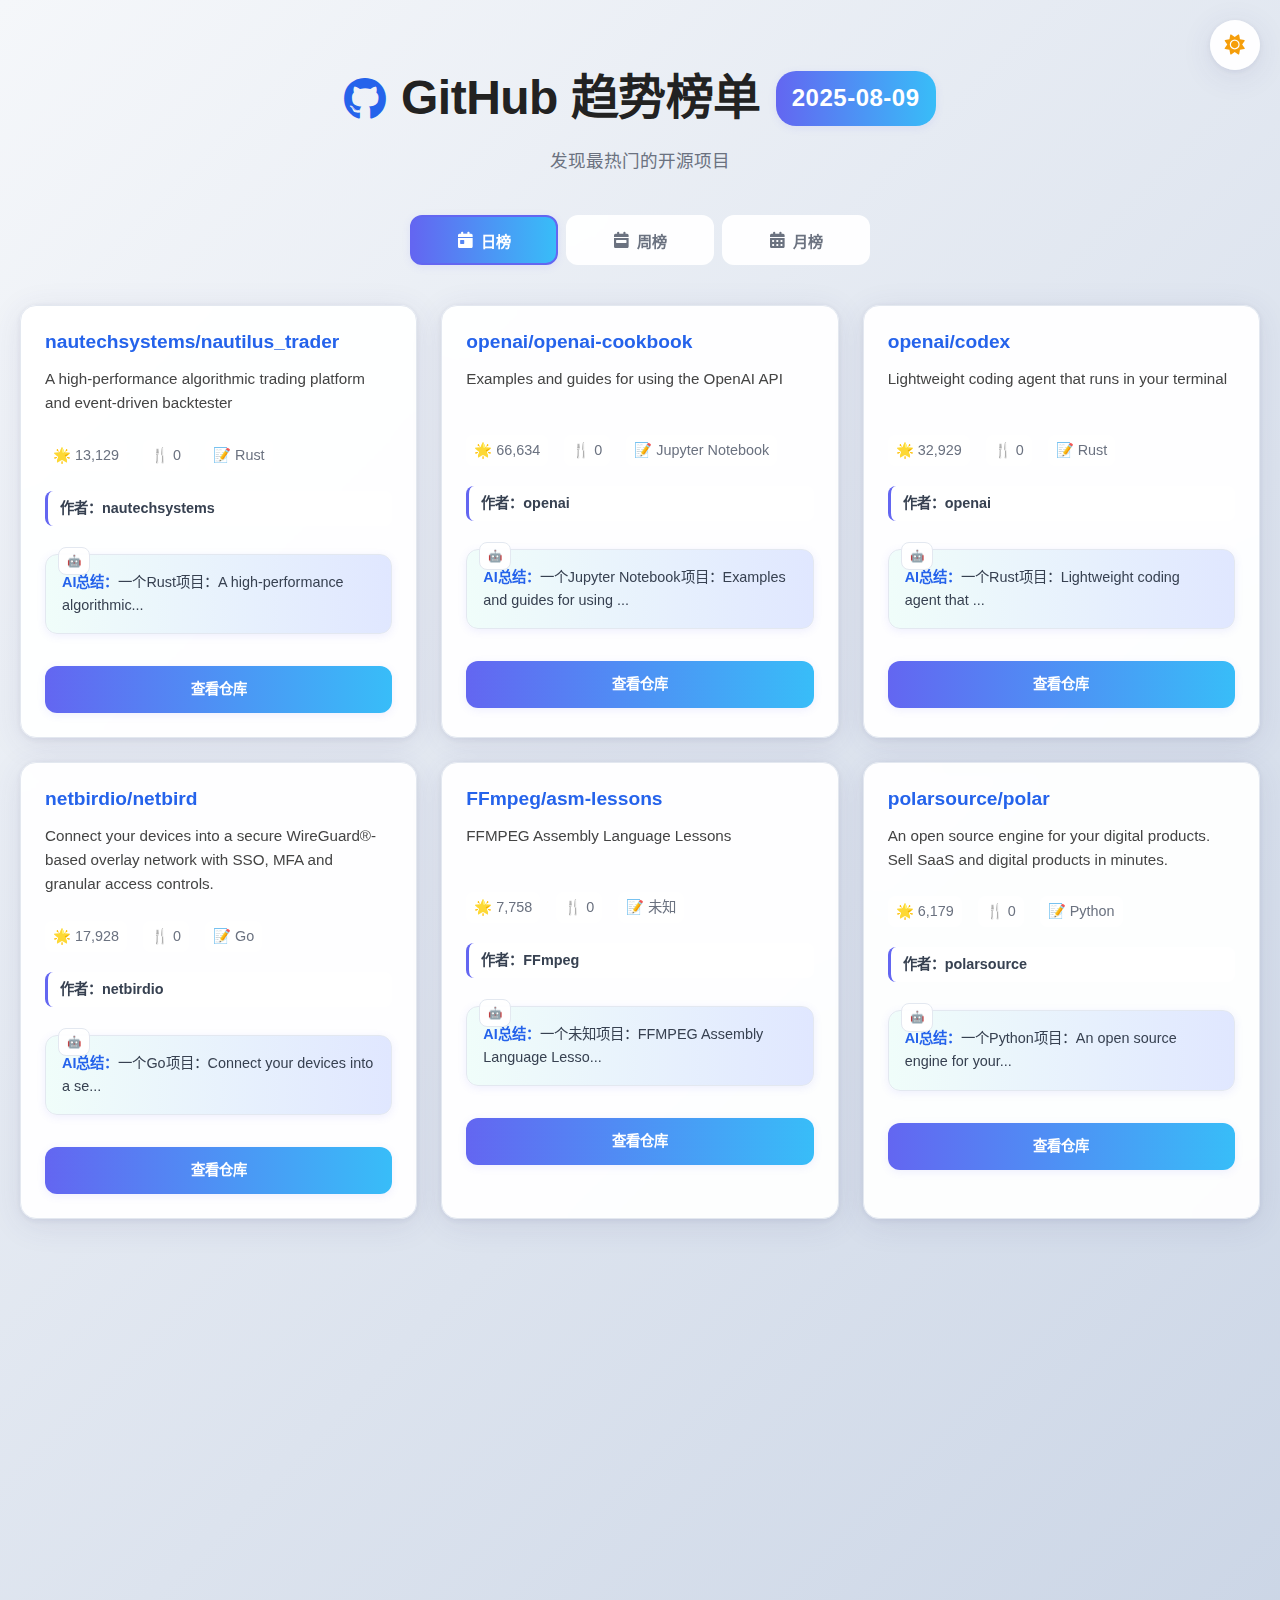
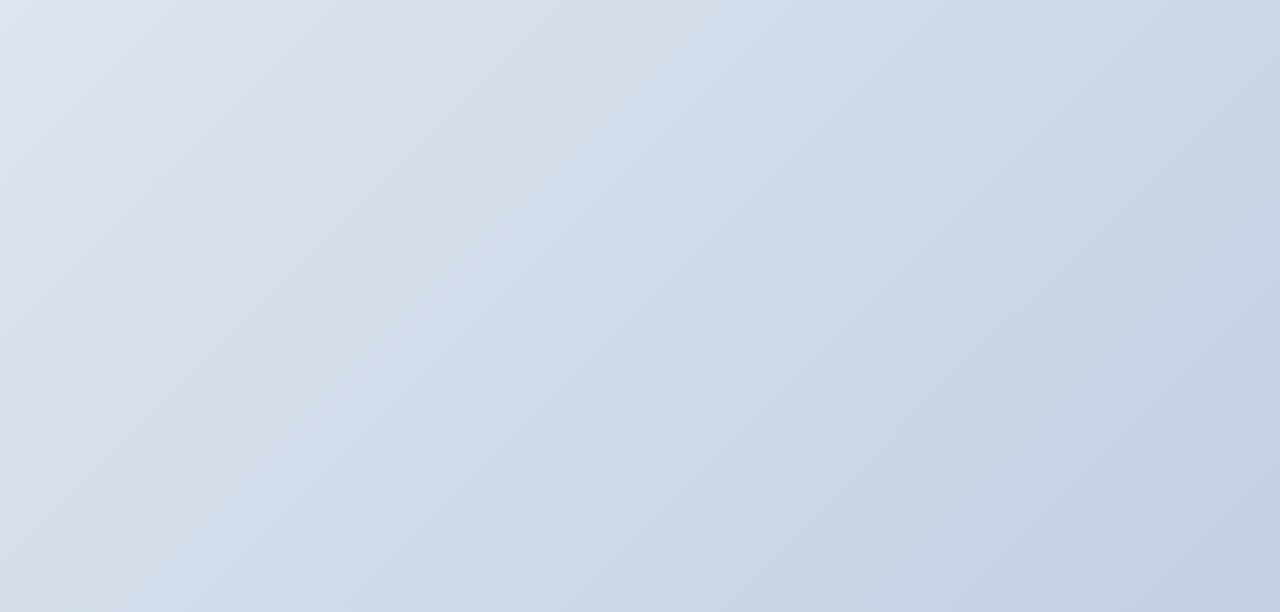
<file: history/2025-08-09/index.html>
<!DOCTYPE html>
<html lang="zh-cn">
<head>
    <meta charset="UTF-8">
    <title>GitHub 趋势榜单（2025-08-09）</title>
    <meta name="viewport" content="width=device-width, initial-scale=1.0">
    <link rel="stylesheet" href="github_trending_cards.css">
    <link href="https://cdnjs.cloudflare.com/ajax/libs/font-awesome/6.0.0/css/all.min.css" rel="stylesheet">
</head>
<body data-theme="light">
    <!-- 主题切换按钮 -->
    <div class="theme-toggle-container">
        <button class="theme-toggle" onclick="toggleTheme()" aria-label="切换主题">
            <i class="fas fa-sun sun-icon"></i>
            <i class="fas fa-moon moon-icon"></i>
        </button>
    </div>

    <!-- 页面标题 -->
    <div class="header-container">
        <h1>
            <i class="fab fa-github"></i>
            GitHub 趋势榜单
            <span class="date-badge">2025-08-09</span>
        </h1>
        <p class="subtitle">发现最热门的开源项目</p>
    </div>

    <!-- 标签页导航 -->
    <div class="tab-navigation">
        <button class="tab-btn active" onclick="showTab('daily')" data-tab="daily">
            <i class="fas fa-calendar-day"></i>
            <span>日榜</span>
        </button>
        <button class="tab-btn" onclick="showTab('weekly')" data-tab="weekly">
            <i class="fas fa-calendar-week"></i>
            <span>周榜</span>
        </button>
        <button class="tab-btn" onclick="showTab('monthly')" data-tab="monthly">
            <i class="fas fa-calendar-alt"></i>
            <span>月榜</span>
        </button>
    </div>

    <div id="daily" class="container tab-content">

        <div class="card">
            <div class="repo-title"><a href="https://github.com/nautechsystems/nautilus_trader" target="_blank">nautechsystems/nautilus_trader</a></div>
            <div class="desc">A high-performance algorithmic trading platform and event-driven backtester</div>
            <div class="meta">
                <span>🌟 13,129</span>
                <span>🍴 0</span>
                <span>📝 Rust</span>
            </div>
            <div class="author">作者：nautechsystems</div>
            <div class="ai-summary"><b>AI总结：</b>一个Rust项目：A high-performance algorithmic...</div>
            <a class="btn" href="https://github.com/nautechsystems/nautilus_trader" target="_blank">查看仓库</a>
        </div>

        <div class="card">
            <div class="repo-title"><a href="https://github.com/openai/openai-cookbook" target="_blank">openai/openai-cookbook</a></div>
            <div class="desc">Examples and guides for using the OpenAI API</div>
            <div class="meta">
                <span>🌟 66,634</span>
                <span>🍴 0</span>
                <span>📝 Jupyter Notebook</span>
            </div>
            <div class="author">作者：openai</div>
            <div class="ai-summary"><b>AI总结：</b>一个Jupyter Notebook项目：Examples and guides for using ...</div>
            <a class="btn" href="https://github.com/openai/openai-cookbook" target="_blank">查看仓库</a>
        </div>

        <div class="card">
            <div class="repo-title"><a href="https://github.com/openai/codex" target="_blank">openai/codex</a></div>
            <div class="desc">Lightweight coding agent that runs in your terminal</div>
            <div class="meta">
                <span>🌟 32,929</span>
                <span>🍴 0</span>
                <span>📝 Rust</span>
            </div>
            <div class="author">作者：openai</div>
            <div class="ai-summary"><b>AI总结：</b>一个Rust项目：Lightweight coding agent that ...</div>
            <a class="btn" href="https://github.com/openai/codex" target="_blank">查看仓库</a>
        </div>

        <div class="card">
            <div class="repo-title"><a href="https://github.com/netbirdio/netbird" target="_blank">netbirdio/netbird</a></div>
            <div class="desc">Connect your devices into a secure WireGuard®-based overlay network with SSO, MFA and granular access controls.</div>
            <div class="meta">
                <span>🌟 17,928</span>
                <span>🍴 0</span>
                <span>📝 Go</span>
            </div>
            <div class="author">作者：netbirdio</div>
            <div class="ai-summary"><b>AI总结：</b>一个Go项目：Connect your devices into a se...</div>
            <a class="btn" href="https://github.com/netbirdio/netbird" target="_blank">查看仓库</a>
        </div>

        <div class="card">
            <div class="repo-title"><a href="https://github.com/FFmpeg/asm-lessons" target="_blank">FFmpeg/asm-lessons</a></div>
            <div class="desc">FFMPEG Assembly Language Lessons</div>
            <div class="meta">
                <span>🌟 7,758</span>
                <span>🍴 0</span>
                <span>📝 未知</span>
            </div>
            <div class="author">作者：FFmpeg</div>
            <div class="ai-summary"><b>AI总结：</b>一个未知项目：FFMPEG Assembly Language Lesso...</div>
            <a class="btn" href="https://github.com/FFmpeg/asm-lessons" target="_blank">查看仓库</a>
        </div>

        <div class="card">
            <div class="repo-title"><a href="https://github.com/polarsource/polar" target="_blank">polarsource/polar</a></div>
            <div class="desc">An open source engine for your digital products. Sell SaaS and digital products in minutes.</div>
            <div class="meta">
                <span>🌟 6,179</span>
                <span>🍴 0</span>
                <span>📝 Python</span>
            </div>
            <div class="author">作者：polarsource</div>
            <div class="ai-summary"><b>AI总结：</b>一个Python项目：An open source engine for your...</div>
            <a class="btn" href="https://github.com/polarsource/polar" target="_blank">查看仓库</a>
        </div>

        <div class="card">
            <div class="repo-title"><a href="https://github.com/python-poetry/poetry" target="_blank">python-poetry/poetry</a></div>
            <div class="desc">Python packaging and dependency management made easy</div>
            <div class="meta">
                <span>🌟 33,768</span>
                <span>🍴 0</span>
                <span>📝 Python</span>
            </div>
            <div class="author">作者：python-poetry</div>
            <div class="ai-summary"><b>AI总结：</b>一个Python项目：Python packaging and dependenc...</div>
            <a class="btn" href="https://github.com/python-poetry/poetry" target="_blank">查看仓库</a>
        </div>

        <div class="card">
            <div class="repo-title"><a href="https://github.com/google/adk-python" target="_blank">google/adk-python</a></div>
            <div class="desc">An open-source, code-first Python toolkit for building, evaluating, and deploying sophisticated AI agents with flexibility and control.</div>
            <div class="meta">
                <span>🌟 11,865</span>
                <span>🍴 0</span>
                <span>📝 Python</span>
            </div>
            <div class="author">作者：google</div>
            <div class="ai-summary"><b>AI总结：</b>一个Python项目：An open-source, code-first Pyt...</div>
            <a class="btn" href="https://github.com/google/adk-python" target="_blank">查看仓库</a>
        </div>

        <div class="card">
            <div class="repo-title"><a href="https://github.com/browserbase/stagehand" target="_blank">browserbase/stagehand</a></div>
            <div class="desc">The AI Browser Automation Framework</div>
            <div class="meta">
                <span>🌟 15,918</span>
                <span>🍴 0</span>
                <span>📝 TypeScript</span>
            </div>
            <div class="author">作者：browserbase</div>
            <div class="ai-summary"><b>AI总结：</b>一个TypeScript项目：The AI Browser Automation Fram...</div>
            <a class="btn" href="https://github.com/browserbase/stagehand" target="_blank">查看仓库</a>
        </div>

        <div class="card">
            <div class="repo-title"><a href="https://github.com/e2b-dev/awesome-ai-agents" target="_blank">e2b-dev/awesome-ai-agents</a></div>
            <div class="desc">A list of AI autonomous agents</div>
            <div class="meta">
                <span>🌟 20,724</span>
                <span>🍴 0</span>
                <span>📝 未知</span>
            </div>
            <div class="author">作者：e2b-dev</div>
            <div class="ai-summary"><b>AI总结：</b>一个未知项目：A list of AI autonomous agents...</div>
            <a class="btn" href="https://github.com/e2b-dev/awesome-ai-agents" target="_blank">查看仓库</a>
        </div>

    </div>
    <div id="weekly" class="container tab-content" style="display:none;">

        <div class="card">
            <div class="repo-title"><a href="https://github.com/nautechsystems/nautilus_trader" target="_blank">nautechsystems/nautilus_trader</a></div>
            <div class="desc">A high-performance algorithmic trading platform and event-driven backtester</div>
            <div class="meta">
                <span>🌟 13,129</span>
                <span>🍴 0</span>
                <span>📝 Rust</span>
            </div>
            <div class="author">作者：nautechsystems</div>
            <div class="ai-summary"><b>AI总结：</b>一个Rust项目：A high-performance algorithmic...</div>
            <a class="btn" href="https://github.com/nautechsystems/nautilus_trader" target="_blank">查看仓库</a>
        </div>

        <div class="card">
            <div class="repo-title"><a href="https://github.com/openai/openai-cookbook" target="_blank">openai/openai-cookbook</a></div>
            <div class="desc">Examples and guides for using the OpenAI API</div>
            <div class="meta">
                <span>🌟 66,634</span>
                <span>🍴 0</span>
                <span>📝 Jupyter Notebook</span>
            </div>
            <div class="author">作者：openai</div>
            <div class="ai-summary"><b>AI总结：</b>一个Jupyter Notebook项目：Examples and guides for using ...</div>
            <a class="btn" href="https://github.com/openai/openai-cookbook" target="_blank">查看仓库</a>
        </div>

        <div class="card">
            <div class="repo-title"><a href="https://github.com/openai/codex" target="_blank">openai/codex</a></div>
            <div class="desc">Lightweight coding agent that runs in your terminal</div>
            <div class="meta">
                <span>🌟 32,929</span>
                <span>🍴 0</span>
                <span>📝 Rust</span>
            </div>
            <div class="author">作者：openai</div>
            <div class="ai-summary"><b>AI总结：</b>一个Rust项目：Lightweight coding agent that ...</div>
            <a class="btn" href="https://github.com/openai/codex" target="_blank">查看仓库</a>
        </div>

        <div class="card">
            <div class="repo-title"><a href="https://github.com/netbirdio/netbird" target="_blank">netbirdio/netbird</a></div>
            <div class="desc">Connect your devices into a secure WireGuard®-based overlay network with SSO, MFA and granular access controls.</div>
            <div class="meta">
                <span>🌟 17,928</span>
                <span>🍴 0</span>
                <span>📝 Go</span>
            </div>
            <div class="author">作者：netbirdio</div>
            <div class="ai-summary"><b>AI总结：</b>一个Go项目：Connect your devices into a se...</div>
            <a class="btn" href="https://github.com/netbirdio/netbird" target="_blank">查看仓库</a>
        </div>

        <div class="card">
            <div class="repo-title"><a href="https://github.com/FFmpeg/asm-lessons" target="_blank">FFmpeg/asm-lessons</a></div>
            <div class="desc">FFMPEG Assembly Language Lessons</div>
            <div class="meta">
                <span>🌟 7,758</span>
                <span>🍴 0</span>
                <span>📝 未知</span>
            </div>
            <div class="author">作者：FFmpeg</div>
            <div class="ai-summary"><b>AI总结：</b>一个未知项目：FFMPEG Assembly Language Lesso...</div>
            <a class="btn" href="https://github.com/FFmpeg/asm-lessons" target="_blank">查看仓库</a>
        </div>

        <div class="card">
            <div class="repo-title"><a href="https://github.com/polarsource/polar" target="_blank">polarsource/polar</a></div>
            <div class="desc">An open source engine for your digital products. Sell SaaS and digital products in minutes.</div>
            <div class="meta">
                <span>🌟 6,179</span>
                <span>🍴 0</span>
                <span>📝 Python</span>
            </div>
            <div class="author">作者：polarsource</div>
            <div class="ai-summary"><b>AI总结：</b>一个Python项目：An open source engine for your...</div>
            <a class="btn" href="https://github.com/polarsource/polar" target="_blank">查看仓库</a>
        </div>

        <div class="card">
            <div class="repo-title"><a href="https://github.com/python-poetry/poetry" target="_blank">python-poetry/poetry</a></div>
            <div class="desc">Python packaging and dependency management made easy</div>
            <div class="meta">
                <span>🌟 33,768</span>
                <span>🍴 0</span>
                <span>📝 Python</span>
            </div>
            <div class="author">作者：python-poetry</div>
            <div class="ai-summary"><b>AI总结：</b>一个Python项目：Python packaging and dependenc...</div>
            <a class="btn" href="https://github.com/python-poetry/poetry" target="_blank">查看仓库</a>
        </div>

        <div class="card">
            <div class="repo-title"><a href="https://github.com/google/adk-python" target="_blank">google/adk-python</a></div>
            <div class="desc">An open-source, code-first Python toolkit for building, evaluating, and deploying sophisticated AI agents with flexibility and control.</div>
            <div class="meta">
                <span>🌟 11,865</span>
                <span>🍴 0</span>
                <span>📝 Python</span>
            </div>
            <div class="author">作者：google</div>
            <div class="ai-summary"><b>AI总结：</b>一个Python项目：An open-source, code-first Pyt...</div>
            <a class="btn" href="https://github.com/google/adk-python" target="_blank">查看仓库</a>
        </div>

        <div class="card">
            <div class="repo-title"><a href="https://github.com/browserbase/stagehand" target="_blank">browserbase/stagehand</a></div>
            <div class="desc">The AI Browser Automation Framework</div>
            <div class="meta">
                <span>🌟 15,918</span>
                <span>🍴 0</span>
                <span>📝 TypeScript</span>
            </div>
            <div class="author">作者：browserbase</div>
            <div class="ai-summary"><b>AI总结：</b>一个TypeScript项目：The AI Browser Automation Fram...</div>
            <a class="btn" href="https://github.com/browserbase/stagehand" target="_blank">查看仓库</a>
        </div>

        <div class="card">
            <div class="repo-title"><a href="https://github.com/e2b-dev/awesome-ai-agents" target="_blank">e2b-dev/awesome-ai-agents</a></div>
            <div class="desc">A list of AI autonomous agents</div>
            <div class="meta">
                <span>🌟 20,724</span>
                <span>🍴 0</span>
                <span>📝 未知</span>
            </div>
            <div class="author">作者：e2b-dev</div>
            <div class="ai-summary"><b>AI总结：</b>一个未知项目：A list of AI autonomous agents...</div>
            <a class="btn" href="https://github.com/e2b-dev/awesome-ai-agents" target="_blank">查看仓库</a>
        </div>

    </div>
    <div id="monthly" class="container tab-content" style="display:none;">

        <div class="card">
            <div class="repo-title"><a href="https://github.com/nautechsystems/nautilus_trader" target="_blank">nautechsystems/nautilus_trader</a></div>
            <div class="desc">A high-performance algorithmic trading platform and event-driven backtester</div>
            <div class="meta">
                <span>🌟 13,129</span>
                <span>🍴 0</span>
                <span>📝 Rust</span>
            </div>
            <div class="author">作者：nautechsystems</div>
            <div class="ai-summary"><b>AI总结：</b>一个Rust项目：A high-performance algorithmic...</div>
            <a class="btn" href="https://github.com/nautechsystems/nautilus_trader" target="_blank">查看仓库</a>
        </div>

        <div class="card">
            <div class="repo-title"><a href="https://github.com/openai/openai-cookbook" target="_blank">openai/openai-cookbook</a></div>
            <div class="desc">Examples and guides for using the OpenAI API</div>
            <div class="meta">
                <span>🌟 66,634</span>
                <span>🍴 0</span>
                <span>📝 Jupyter Notebook</span>
            </div>
            <div class="author">作者：openai</div>
            <div class="ai-summary"><b>AI总结：</b>一个Jupyter Notebook项目：Examples and guides for using ...</div>
            <a class="btn" href="https://github.com/openai/openai-cookbook" target="_blank">查看仓库</a>
        </div>

        <div class="card">
            <div class="repo-title"><a href="https://github.com/openai/codex" target="_blank">openai/codex</a></div>
            <div class="desc">Lightweight coding agent that runs in your terminal</div>
            <div class="meta">
                <span>🌟 32,929</span>
                <span>🍴 0</span>
                <span>📝 Rust</span>
            </div>
            <div class="author">作者：openai</div>
            <div class="ai-summary"><b>AI总结：</b>一个Rust项目：Lightweight coding agent that ...</div>
            <a class="btn" href="https://github.com/openai/codex" target="_blank">查看仓库</a>
        </div>

        <div class="card">
            <div class="repo-title"><a href="https://github.com/netbirdio/netbird" target="_blank">netbirdio/netbird</a></div>
            <div class="desc">Connect your devices into a secure WireGuard®-based overlay network with SSO, MFA and granular access controls.</div>
            <div class="meta">
                <span>🌟 17,928</span>
                <span>🍴 0</span>
                <span>📝 Go</span>
            </div>
            <div class="author">作者：netbirdio</div>
            <div class="ai-summary"><b>AI总结：</b>一个Go项目：Connect your devices into a se...</div>
            <a class="btn" href="https://github.com/netbirdio/netbird" target="_blank">查看仓库</a>
        </div>

        <div class="card">
            <div class="repo-title"><a href="https://github.com/FFmpeg/asm-lessons" target="_blank">FFmpeg/asm-lessons</a></div>
            <div class="desc">FFMPEG Assembly Language Lessons</div>
            <div class="meta">
                <span>🌟 7,758</span>
                <span>🍴 0</span>
                <span>📝 未知</span>
            </div>
            <div class="author">作者：FFmpeg</div>
            <div class="ai-summary"><b>AI总结：</b>一个未知项目：FFMPEG Assembly Language Lesso...</div>
            <a class="btn" href="https://github.com/FFmpeg/asm-lessons" target="_blank">查看仓库</a>
        </div>

        <div class="card">
            <div class="repo-title"><a href="https://github.com/polarsource/polar" target="_blank">polarsource/polar</a></div>
            <div class="desc">An open source engine for your digital products. Sell SaaS and digital products in minutes.</div>
            <div class="meta">
                <span>🌟 6,179</span>
                <span>🍴 0</span>
                <span>📝 Python</span>
            </div>
            <div class="author">作者：polarsource</div>
            <div class="ai-summary"><b>AI总结：</b>一个Python项目：An open source engine for your...</div>
            <a class="btn" href="https://github.com/polarsource/polar" target="_blank">查看仓库</a>
        </div>

        <div class="card">
            <div class="repo-title"><a href="https://github.com/python-poetry/poetry" target="_blank">python-poetry/poetry</a></div>
            <div class="desc">Python packaging and dependency management made easy</div>
            <div class="meta">
                <span>🌟 33,768</span>
                <span>🍴 0</span>
                <span>📝 Python</span>
            </div>
            <div class="author">作者：python-poetry</div>
            <div class="ai-summary"><b>AI总结：</b>一个Python项目：Python packaging and dependenc...</div>
            <a class="btn" href="https://github.com/python-poetry/poetry" target="_blank">查看仓库</a>
        </div>

        <div class="card">
            <div class="repo-title"><a href="https://github.com/google/adk-python" target="_blank">google/adk-python</a></div>
            <div class="desc">An open-source, code-first Python toolkit for building, evaluating, and deploying sophisticated AI agents with flexibility and control.</div>
            <div class="meta">
                <span>🌟 11,865</span>
                <span>🍴 0</span>
                <span>📝 Python</span>
            </div>
            <div class="author">作者：google</div>
            <div class="ai-summary"><b>AI总结：</b>一个Python项目：An open-source, code-first Pyt...</div>
            <a class="btn" href="https://github.com/google/adk-python" target="_blank">查看仓库</a>
        </div>

        <div class="card">
            <div class="repo-title"><a href="https://github.com/browserbase/stagehand" target="_blank">browserbase/stagehand</a></div>
            <div class="desc">The AI Browser Automation Framework</div>
            <div class="meta">
                <span>🌟 15,918</span>
                <span>🍴 0</span>
                <span>📝 TypeScript</span>
            </div>
            <div class="author">作者：browserbase</div>
            <div class="ai-summary"><b>AI总结：</b>一个TypeScript项目：The AI Browser Automation Fram...</div>
            <a class="btn" href="https://github.com/browserbase/stagehand" target="_blank">查看仓库</a>
        </div>

        <div class="card">
            <div class="repo-title"><a href="https://github.com/e2b-dev/awesome-ai-agents" target="_blank">e2b-dev/awesome-ai-agents</a></div>
            <div class="desc">A list of AI autonomous agents</div>
            <div class="meta">
                <span>🌟 20,724</span>
                <span>🍴 0</span>
                <span>📝 未知</span>
            </div>
            <div class="author">作者：e2b-dev</div>
            <div class="ai-summary"><b>AI总结：</b>一个未知项目：A list of AI autonomous agents...</div>
            <a class="btn" href="https://github.com/e2b-dev/awesome-ai-agents" target="_blank">查看仓库</a>
        </div>

    </div>
    <script>
    // 主题切换功能
    function toggleTheme() {
        const body = document.body;
        const currentTheme = body.getAttribute('data-theme');
        const newTheme = currentTheme === 'light' ? 'dark' : 'light';

        body.setAttribute('data-theme', newTheme);
        localStorage.setItem('theme', newTheme);

        // 添加切换动画
        body.style.transition = 'background-color 0.3s ease, color 0.3s ease';
        setTimeout(() => {
            body.style.transition = '';
        }, 300);
    }

    // 页面加载时恢复主题设置
    document.addEventListener('DOMContentLoaded', function() {
        const savedTheme = localStorage.getItem('theme') || 'light';
        document.body.setAttribute('data-theme', savedTheme);
    });

    // 标签页切换功能
    function showTab(tab) {
        // 隐藏所有标签页内容
        document.getElementById('daily').style.display = 'none';
        document.getElementById('weekly').style.display = 'none';
        document.getElementById('monthly').style.display = 'none';

        // 显示选中的标签页
        document.getElementById(tab).style.display = '';

        // 更新标签页按钮状态
        document.querySelectorAll('.tab-btn').forEach(btn => {
            btn.classList.remove('active');
        });
        document.querySelector(`[data-tab="${tab}"]`).classList.add('active');

        // 添加切换动画
        const container = document.getElementById(tab);
        container.style.opacity = '0';
        container.style.transform = 'translateY(20px)';

        setTimeout(() => {
            container.style.transition = 'opacity 0.4s ease, transform 0.4s ease';
            container.style.opacity = '1';
            container.style.transform = 'translateY(0)';
        }, 50);

        setTimeout(() => {
            container.style.transition = '';
        }, 450);
    }

    // 卡片动画效果
    document.addEventListener('DOMContentLoaded', function() {
        const cards = document.querySelectorAll('.card');

        const observerOptions = {
            threshold: 0.1,
            rootMargin: '0px 0px -50px 0px'
        };

        const observer = new IntersectionObserver((entries) => {
            entries.forEach(entry => {
                if (entry.isIntersecting) {
                    entry.target.style.opacity = '1';
                    entry.target.style.transform = 'translateY(0)';
                }
            });
        }, observerOptions);

        cards.forEach((card, index) => {
            card.style.opacity = '0';
            card.style.transform = 'translateY(30px)';
            card.style.transition = `opacity 0.6s ease ${index * 0.1}s, transform 0.6s ease ${index * 0.1}s`;
            observer.observe(card);
        });
    });
    </script>
</body>
</html>
</file>
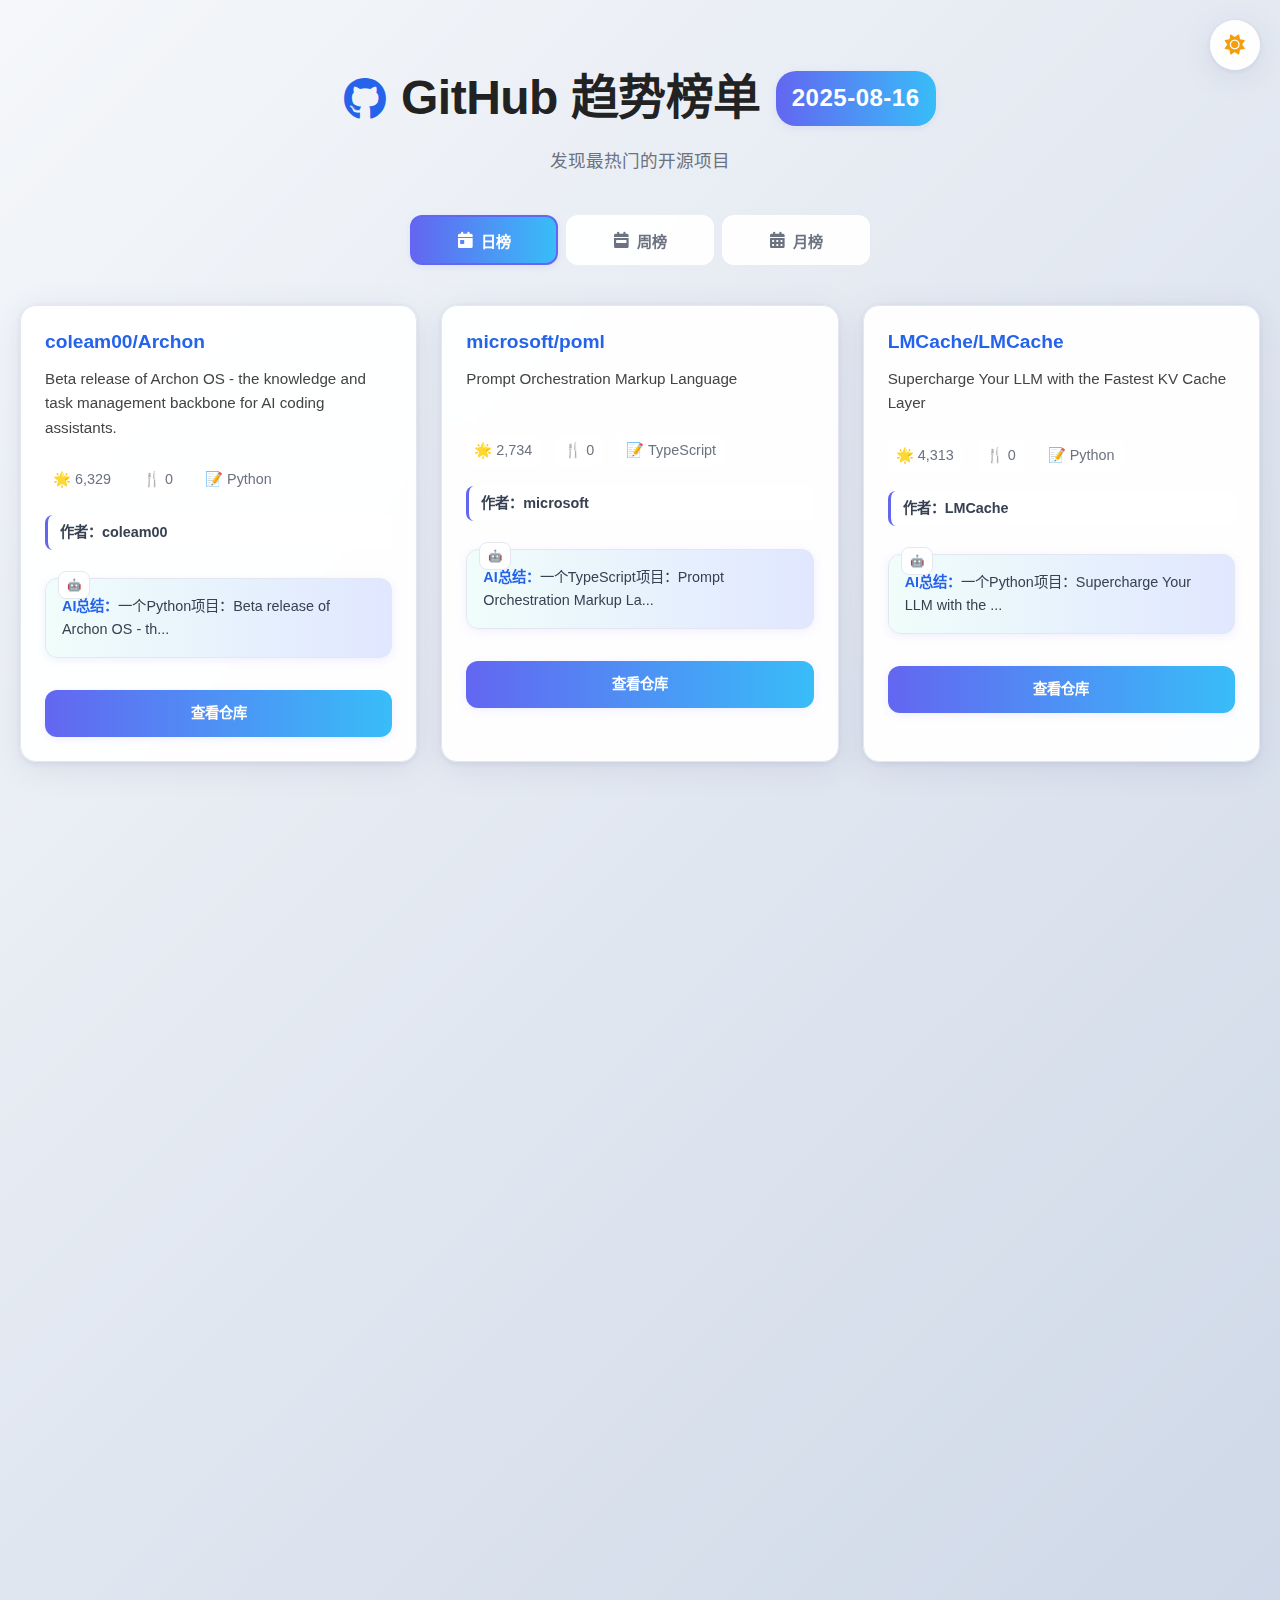
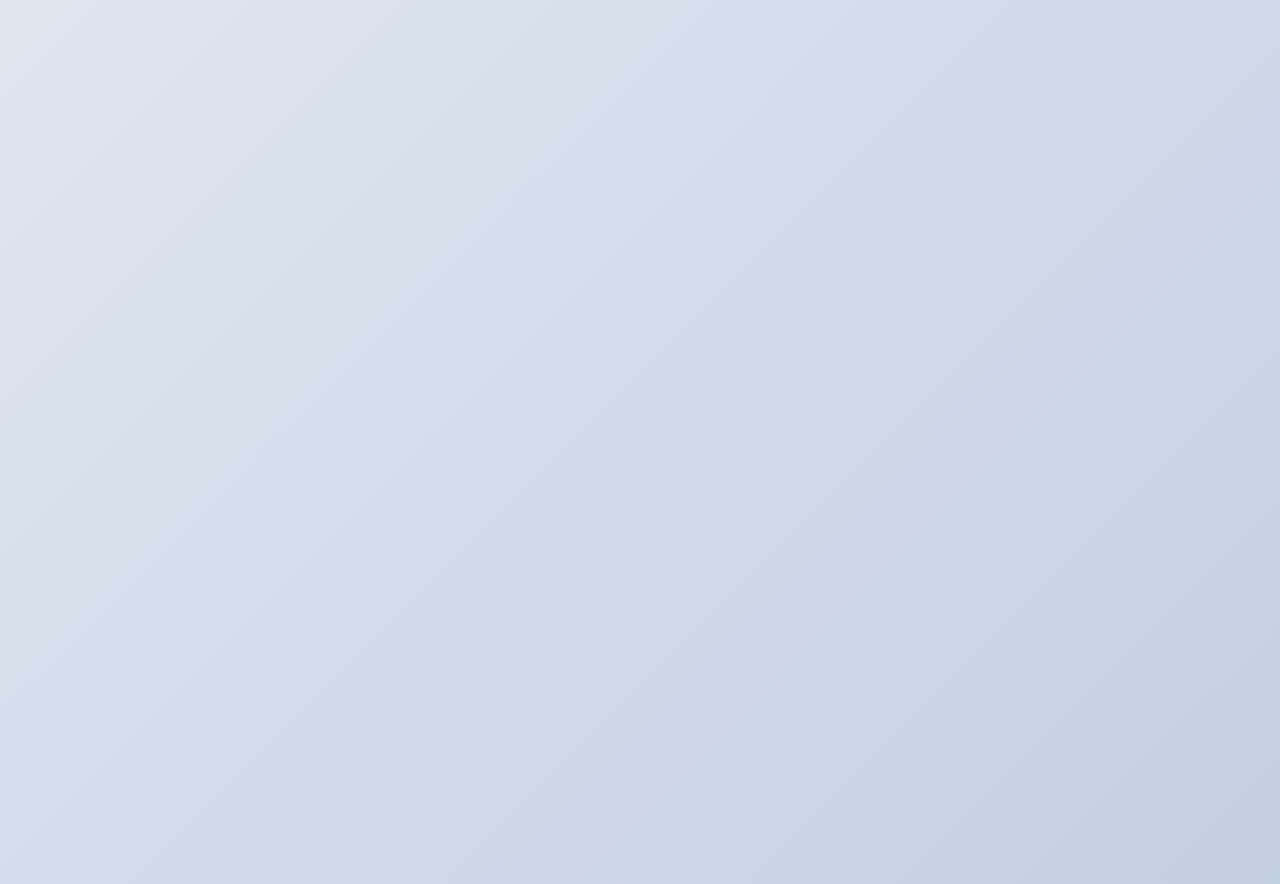
<file: history/2025-08-16/index.html>
<!DOCTYPE html>
<html lang="zh-cn">
<head>
    <meta charset="UTF-8">
    <title>GitHub 趋势榜单（2025-08-16）</title>
    <meta name="viewport" content="width=device-width, initial-scale=1.0">
    <link rel="stylesheet" href="github_trending_cards.css">
    <link href="https://cdnjs.cloudflare.com/ajax/libs/font-awesome/6.0.0/css/all.min.css" rel="stylesheet">
</head>
<body data-theme="light">
    <!-- 主题切换按钮 -->
    <div class="theme-toggle-container">
        <button class="theme-toggle" onclick="toggleTheme()" aria-label="切换主题">
            <i class="fas fa-sun sun-icon"></i>
            <i class="fas fa-moon moon-icon"></i>
        </button>
    </div>

    <!-- 页面标题 -->
    <div class="header-container">
        <h1>
            <i class="fab fa-github"></i>
            GitHub 趋势榜单
            <span class="date-badge">2025-08-16</span>
        </h1>
        <p class="subtitle">发现最热门的开源项目</p>
    </div>

    <!-- 标签页导航 -->
    <div class="tab-navigation">
        <button class="tab-btn active" onclick="showTab('daily')" data-tab="daily">
            <i class="fas fa-calendar-day"></i>
            <span>日榜</span>
        </button>
        <button class="tab-btn" onclick="showTab('weekly')" data-tab="weekly">
            <i class="fas fa-calendar-week"></i>
            <span>周榜</span>
        </button>
        <button class="tab-btn" onclick="showTab('monthly')" data-tab="monthly">
            <i class="fas fa-calendar-alt"></i>
            <span>月榜</span>
        </button>
    </div>

    <div id="daily" class="container tab-content">

        <div class="card">
            <div class="repo-title"><a href="https://github.com/coleam00/Archon" target="_blank">coleam00/Archon</a></div>
            <div class="desc">Beta release of Archon OS - the knowledge and task management backbone for AI coding assistants.</div>
            <div class="meta">
                <span>🌟 6,329</span>
                <span>🍴 0</span>
                <span>📝 Python</span>
            </div>
            <div class="author">作者：coleam00</div>
            <div class="ai-summary"><b>AI总结：</b>一个Python项目：Beta release of Archon OS - th...</div>
            <a class="btn" href="https://github.com/coleam00/Archon" target="_blank">查看仓库</a>
        </div>

        <div class="card">
            <div class="repo-title"><a href="https://github.com/microsoft/poml" target="_blank">microsoft/poml</a></div>
            <div class="desc">Prompt Orchestration Markup Language</div>
            <div class="meta">
                <span>🌟 2,734</span>
                <span>🍴 0</span>
                <span>📝 TypeScript</span>
            </div>
            <div class="author">作者：microsoft</div>
            <div class="ai-summary"><b>AI总结：</b>一个TypeScript项目：Prompt Orchestration Markup La...</div>
            <a class="btn" href="https://github.com/microsoft/poml" target="_blank">查看仓库</a>
        </div>

        <div class="card">
            <div class="repo-title"><a href="https://github.com/LMCache/LMCache" target="_blank">LMCache/LMCache</a></div>
            <div class="desc">Supercharge Your LLM with the Fastest KV Cache Layer</div>
            <div class="meta">
                <span>🌟 4,313</span>
                <span>🍴 0</span>
                <span>📝 Python</span>
            </div>
            <div class="author">作者：LMCache</div>
            <div class="ai-summary"><b>AI总结：</b>一个Python项目：Supercharge Your LLM with the ...</div>
            <a class="btn" href="https://github.com/LMCache/LMCache" target="_blank">查看仓库</a>
        </div>

        <div class="card">
            <div class="repo-title"><a href="https://github.com/codecrafters-io/build-your-own-x" target="_blank">codecrafters-io/build-your-own-x</a></div>
            <div class="desc">Master programming by recreating your favorite technologies from scratch.</div>
            <div class="meta">
                <span>🌟 410,880</span>
                <span>🍴 0</span>
                <span>📝 Markdown</span>
            </div>
            <div class="author">作者：codecrafters-io</div>
            <div class="ai-summary"><b>AI总结：</b>一个Markdown项目：Master programming by recreati...</div>
            <a class="btn" href="https://github.com/codecrafters-io/build-your-own-x" target="_blank">查看仓库</a>
        </div>

        <div class="card">
            <div class="repo-title"><a href="https://github.com/farhanashrafdev/90DaysOfCyberSecurity" target="_blank">farhanashrafdev/90DaysOfCyberSecurity</a></div>
            <div class="desc">This repository contains a 90-day cybersecurity study plan, along with resources and materials for learning various cybersecurity concepts and technologies. The plan is organized into daily tasks, covering topics such as Network+, Security+, Linux, Python, Traffic Analysis, Git, ELK, AWS, Azure, and Hacking. The repository also includes a `LEARN.md</div>
            <div class="meta">
                <span>🌟 10,805</span>
                <span>🍴 0</span>
                <span>📝 未知</span>
            </div>
            <div class="author">作者：farhanashrafdev</div>
            <div class="ai-summary"><b>AI总结：</b>一个未知项目：This repository contains a 90-...</div>
            <a class="btn" href="https://github.com/farhanashrafdev/90DaysOfCyberSecurity" target="_blank">查看仓库</a>
        </div>

        <div class="card">
            <div class="repo-title"><a href="https://github.com/jaywcjlove/awesome-mac" target="_blank">jaywcjlove/awesome-mac</a></div>
            <div class="desc"> Now we have become very big, Different from the original idea. Collect premium software in various categories.</div>
            <div class="meta">
                <span>🌟 86,895</span>
                <span>🍴 0</span>
                <span>📝 JavaScript</span>
            </div>
            <div class="author">作者：jaywcjlove</div>
            <div class="ai-summary"><b>AI总结：</b>一个JavaScript项目： Now we have become very big,...</div>
            <a class="btn" href="https://github.com/jaywcjlove/awesome-mac" target="_blank">查看仓库</a>
        </div>

        <div class="card">
            <div class="repo-title"><a href="https://github.com/tsoding/nob.h" target="_blank">tsoding/nob.h</a></div>
            <div class="desc">Header only library for writing build recipes in C.</div>
            <div class="meta">
                <span>🌟 1,461</span>
                <span>🍴 0</span>
                <span>📝 C</span>
            </div>
            <div class="author">作者：tsoding</div>
            <div class="ai-summary"><b>AI总结：</b>一个C项目：Header only library for writin...</div>
            <a class="btn" href="https://github.com/tsoding/nob.h" target="_blank">查看仓库</a>
        </div>

        <div class="card">
            <div class="repo-title"><a href="https://github.com/IBM/mcp-context-forge" target="_blank">IBM/mcp-context-forge</a></div>
            <div class="desc">A Model Context Protocol (MCP) Gateway & Registry. Serves as a central management point for tools, resources, and prompts that can be accessed by MCP-compatible LLM applications. Converts REST API endpoints to MCP, composes virtual MCP servers with added security and observability, and converts between protocols (stdio, SSE, Streamable HTTP).</div>
            <div class="meta">
                <span>🌟 1,185</span>
                <span>🍴 0</span>
                <span>📝 Python</span>
            </div>
            <div class="author">作者：IBM</div>
            <div class="ai-summary"><b>AI总结：</b>一个Python项目：A Model Context Protocol (MCP)...</div>
            <a class="btn" href="https://github.com/IBM/mcp-context-forge" target="_blank">查看仓库</a>
        </div>

        <div class="card">
            <div class="repo-title"><a href="https://github.com/emcie-co/parlant" target="_blank">emcie-co/parlant</a></div>
            <div class="desc">LLM agents built for control. Designed for real-world use. Deployed in minutes.</div>
            <div class="meta">
                <span>🌟 4,010</span>
                <span>🍴 0</span>
                <span>📝 Python</span>
            </div>
            <div class="author">作者：emcie-co</div>
            <div class="ai-summary"><b>AI总结：</b>一个Python项目：LLM agents built for control. ...</div>
            <a class="btn" href="https://github.com/emcie-co/parlant" target="_blank">查看仓库</a>
        </div>

        <div class="card">
            <div class="repo-title"><a href="https://github.com/PixiEditor/PixiEditor" target="_blank">PixiEditor/PixiEditor</a></div>
            <div class="desc">PixiEditor is a Universal Editor for all your 2D needs</div>
            <div class="meta">
                <span>🌟 3,476</span>
                <span>🍴 0</span>
                <span>📝 C#</span>
            </div>
            <div class="author">作者：PixiEditor</div>
            <div class="ai-summary"><b>AI总结：</b>一个C#项目：PixiEditor is a Universal Edit...</div>
            <a class="btn" href="https://github.com/PixiEditor/PixiEditor" target="_blank">查看仓库</a>
        </div>

    </div>
    <div id="weekly" class="container tab-content" style="display:none;">

        <div class="card">
            <div class="repo-title"><a href="https://github.com/srbhr/Resume-Matcher" target="_blank">srbhr/Resume-Matcher</a></div>
            <div class="desc">Improve your resumes with Resume Matcher. Get insights, keyword suggestions and tune your resumes to job descriptions.</div>
            <div class="meta">
                <span>🌟 22,215</span>
                <span>🍴 0</span>
                <span>📝 Python</span>
            </div>
            <div class="author">作者：srbhr</div>
            <div class="ai-summary"><b>AI总结：</b>一个Python项目：Improve your resumes with Resu...</div>
            <a class="btn" href="https://github.com/srbhr/Resume-Matcher" target="_blank">查看仓库</a>
        </div>

        <div class="card">
            <div class="repo-title"><a href="https://github.com/dyad-sh/dyad" target="_blank">dyad-sh/dyad</a></div>
            <div class="desc">Free, local, open-source AI app builder ✨ v0 / lovable / Bolt alternative 🌟 Star if you like it!</div>
            <div class="meta">
                <span>🌟 13,066</span>
                <span>🍴 0</span>
                <span>📝 TypeScript</span>
            </div>
            <div class="author">作者：dyad-sh</div>
            <div class="ai-summary"><b>AI总结：</b>一个TypeScript项目：Free, local, open-source AI ap...</div>
            <a class="btn" href="https://github.com/dyad-sh/dyad" target="_blank">查看仓库</a>
        </div>

        <div class="card">
            <div class="repo-title"><a href="https://github.com/OpenBB-finance/OpenBB" target="_blank">OpenBB-finance/OpenBB</a></div>
            <div class="desc">Financial data aggregator for humans and AI agents.</div>
            <div class="meta">
                <span>🌟 49,413</span>
                <span>🍴 0</span>
                <span>📝 Python</span>
            </div>
            <div class="author">作者：OpenBB-finance</div>
            <div class="ai-summary"><b>AI总结：</b>一个Python项目：Financial data aggregator for ...</div>
            <a class="btn" href="https://github.com/OpenBB-finance/OpenBB" target="_blank">查看仓库</a>
        </div>

        <div class="card">
            <div class="repo-title"><a href="https://github.com/roboflow/supervision" target="_blank">roboflow/supervision</a></div>
            <div class="desc">We write your reusable computer vision tools. 💜</div>
            <div class="meta">
                <span>🌟 33,906</span>
                <span>🍴 0</span>
                <span>📝 Python</span>
            </div>
            <div class="author">作者：roboflow</div>
            <div class="ai-summary"><b>AI总结：</b>一个Python项目：We write your reusable compute...</div>
            <a class="btn" href="https://github.com/roboflow/supervision" target="_blank">查看仓库</a>
        </div>

        <div class="card">
            <div class="repo-title"><a href="https://github.com/musistudio/claude-code-router" target="_blank">musistudio/claude-code-router</a></div>
            <div class="desc">Use Claude Code as the foundation for coding infrastructure, allowing you to decide how to interact with the model while enjoying updates from Anthropic.</div>
            <div class="meta">
                <span>🌟 13,383</span>
                <span>🍴 0</span>
                <span>📝 TypeScript</span>
            </div>
            <div class="author">作者：musistudio</div>
            <div class="ai-summary"><b>AI总结：</b>一个TypeScript项目：Use Claude Code as the foundat...</div>
            <a class="btn" href="https://github.com/musistudio/claude-code-router" target="_blank">查看仓库</a>
        </div>

        <div class="card">
            <div class="repo-title"><a href="https://github.com/langchain-ai/open_deep_research" target="_blank">langchain-ai/open_deep_research</a></div>
            <div class="desc">无描述</div>
            <div class="meta">
                <span>🌟 7,853</span>
                <span>🍴 0</span>
                <span>📝 Python</span>
            </div>
            <div class="author">作者：langchain-ai</div>
            <div class="ai-summary"><b>AI总结：</b>一个Python项目：无描述...</div>
            <a class="btn" href="https://github.com/langchain-ai/open_deep_research" target="_blank">查看仓库</a>
        </div>

        <div class="card">
            <div class="repo-title"><a href="https://github.com/nautechsystems/nautilus_trader" target="_blank">nautechsystems/nautilus_trader</a></div>
            <div class="desc">A high-performance algorithmic trading platform and event-driven backtester</div>
            <div class="meta">
                <span>🌟 14,047</span>
                <span>🍴 0</span>
                <span>📝 Rust</span>
            </div>
            <div class="author">作者：nautechsystems</div>
            <div class="ai-summary"><b>AI总结：</b>一个Rust项目：A high-performance algorithmic...</div>
            <a class="btn" href="https://github.com/nautechsystems/nautilus_trader" target="_blank">查看仓库</a>
        </div>

        <div class="card">
            <div class="repo-title"><a href="https://github.com/frappe/hrms" target="_blank">frappe/hrms</a></div>
            <div class="desc">Open Source HR and Payroll Software</div>
            <div class="meta">
                <span>🌟 6,236</span>
                <span>🍴 0</span>
                <span>📝 Python</span>
            </div>
            <div class="author">作者：frappe</div>
            <div class="ai-summary"><b>AI总结：</b>一个Python项目：Open Source HR and Payroll Sof...</div>
            <a class="btn" href="https://github.com/frappe/hrms" target="_blank">查看仓库</a>
        </div>

        <div class="card">
            <div class="repo-title"><a href="https://github.com/hesreallyhim/awesome-claude-code" target="_blank">hesreallyhim/awesome-claude-code</a></div>
            <div class="desc">A curated list of awesome commands, files, and workflows for Claude Code</div>
            <div class="meta">
                <span>🌟 10,867</span>
                <span>🍴 0</span>
                <span>📝 Python</span>
            </div>
            <div class="author">作者：hesreallyhim</div>
            <div class="ai-summary"><b>AI总结：</b>一个Python项目：A curated list of awesome comm...</div>
            <a class="btn" href="https://github.com/hesreallyhim/awesome-claude-code" target="_blank">查看仓库</a>
        </div>

        <div class="card">
            <div class="repo-title"><a href="https://github.com/coleam00/Archon" target="_blank">coleam00/Archon</a></div>
            <div class="desc">Beta release of Archon OS - the knowledge and task management backbone for AI coding assistants.</div>
            <div class="meta">
                <span>🌟 6,338</span>
                <span>🍴 0</span>
                <span>📝 Python</span>
            </div>
            <div class="author">作者：coleam00</div>
            <div class="ai-summary"><b>AI总结：</b>一个Python项目：Beta release of Archon OS - th...</div>
            <a class="btn" href="https://github.com/coleam00/Archon" target="_blank">查看仓库</a>
        </div>

    </div>
    <div id="monthly" class="container tab-content" style="display:none;">

        <div class="card">
            <div class="repo-title"><a href="https://github.com/srbhr/Resume-Matcher" target="_blank">srbhr/Resume-Matcher</a></div>
            <div class="desc">Improve your resumes with Resume Matcher. Get insights, keyword suggestions and tune your resumes to job descriptions.</div>
            <div class="meta">
                <span>🌟 22,215</span>
                <span>🍴 0</span>
                <span>📝 Python</span>
            </div>
            <div class="author">作者：srbhr</div>
            <div class="ai-summary"><b>AI总结：</b>一个Python项目：Improve your resumes with Resu...</div>
            <a class="btn" href="https://github.com/srbhr/Resume-Matcher" target="_blank">查看仓库</a>
        </div>

        <div class="card">
            <div class="repo-title"><a href="https://github.com/dyad-sh/dyad" target="_blank">dyad-sh/dyad</a></div>
            <div class="desc">Free, local, open-source AI app builder ✨ v0 / lovable / Bolt alternative 🌟 Star if you like it!</div>
            <div class="meta">
                <span>🌟 13,066</span>
                <span>🍴 0</span>
                <span>📝 TypeScript</span>
            </div>
            <div class="author">作者：dyad-sh</div>
            <div class="ai-summary"><b>AI总结：</b>一个TypeScript项目：Free, local, open-source AI ap...</div>
            <a class="btn" href="https://github.com/dyad-sh/dyad" target="_blank">查看仓库</a>
        </div>

        <div class="card">
            <div class="repo-title"><a href="https://github.com/OpenBB-finance/OpenBB" target="_blank">OpenBB-finance/OpenBB</a></div>
            <div class="desc">Financial data aggregator for humans and AI agents.</div>
            <div class="meta">
                <span>🌟 49,413</span>
                <span>🍴 0</span>
                <span>📝 Python</span>
            </div>
            <div class="author">作者：OpenBB-finance</div>
            <div class="ai-summary"><b>AI总结：</b>一个Python项目：Financial data aggregator for ...</div>
            <a class="btn" href="https://github.com/OpenBB-finance/OpenBB" target="_blank">查看仓库</a>
        </div>

        <div class="card">
            <div class="repo-title"><a href="https://github.com/roboflow/supervision" target="_blank">roboflow/supervision</a></div>
            <div class="desc">We write your reusable computer vision tools. 💜</div>
            <div class="meta">
                <span>🌟 33,906</span>
                <span>🍴 0</span>
                <span>📝 Python</span>
            </div>
            <div class="author">作者：roboflow</div>
            <div class="ai-summary"><b>AI总结：</b>一个Python项目：We write your reusable compute...</div>
            <a class="btn" href="https://github.com/roboflow/supervision" target="_blank">查看仓库</a>
        </div>

        <div class="card">
            <div class="repo-title"><a href="https://github.com/musistudio/claude-code-router" target="_blank">musistudio/claude-code-router</a></div>
            <div class="desc">Use Claude Code as the foundation for coding infrastructure, allowing you to decide how to interact with the model while enjoying updates from Anthropic.</div>
            <div class="meta">
                <span>🌟 13,383</span>
                <span>🍴 0</span>
                <span>📝 TypeScript</span>
            </div>
            <div class="author">作者：musistudio</div>
            <div class="ai-summary"><b>AI总结：</b>一个TypeScript项目：Use Claude Code as the foundat...</div>
            <a class="btn" href="https://github.com/musistudio/claude-code-router" target="_blank">查看仓库</a>
        </div>

        <div class="card">
            <div class="repo-title"><a href="https://github.com/langchain-ai/open_deep_research" target="_blank">langchain-ai/open_deep_research</a></div>
            <div class="desc">无描述</div>
            <div class="meta">
                <span>🌟 7,853</span>
                <span>🍴 0</span>
                <span>📝 Python</span>
            </div>
            <div class="author">作者：langchain-ai</div>
            <div class="ai-summary"><b>AI总结：</b>一个Python项目：无描述...</div>
            <a class="btn" href="https://github.com/langchain-ai/open_deep_research" target="_blank">查看仓库</a>
        </div>

        <div class="card">
            <div class="repo-title"><a href="https://github.com/nautechsystems/nautilus_trader" target="_blank">nautechsystems/nautilus_trader</a></div>
            <div class="desc">A high-performance algorithmic trading platform and event-driven backtester</div>
            <div class="meta">
                <span>🌟 14,047</span>
                <span>🍴 0</span>
                <span>📝 Rust</span>
            </div>
            <div class="author">作者：nautechsystems</div>
            <div class="ai-summary"><b>AI总结：</b>一个Rust项目：A high-performance algorithmic...</div>
            <a class="btn" href="https://github.com/nautechsystems/nautilus_trader" target="_blank">查看仓库</a>
        </div>

        <div class="card">
            <div class="repo-title"><a href="https://github.com/frappe/hrms" target="_blank">frappe/hrms</a></div>
            <div class="desc">Open Source HR and Payroll Software</div>
            <div class="meta">
                <span>🌟 6,236</span>
                <span>🍴 0</span>
                <span>📝 Python</span>
            </div>
            <div class="author">作者：frappe</div>
            <div class="ai-summary"><b>AI总结：</b>一个Python项目：Open Source HR and Payroll Sof...</div>
            <a class="btn" href="https://github.com/frappe/hrms" target="_blank">查看仓库</a>
        </div>

        <div class="card">
            <div class="repo-title"><a href="https://github.com/hesreallyhim/awesome-claude-code" target="_blank">hesreallyhim/awesome-claude-code</a></div>
            <div class="desc">A curated list of awesome commands, files, and workflows for Claude Code</div>
            <div class="meta">
                <span>🌟 10,867</span>
                <span>🍴 0</span>
                <span>📝 Python</span>
            </div>
            <div class="author">作者：hesreallyhim</div>
            <div class="ai-summary"><b>AI总结：</b>一个Python项目：A curated list of awesome comm...</div>
            <a class="btn" href="https://github.com/hesreallyhim/awesome-claude-code" target="_blank">查看仓库</a>
        </div>

        <div class="card">
            <div class="repo-title"><a href="https://github.com/coleam00/Archon" target="_blank">coleam00/Archon</a></div>
            <div class="desc">Beta release of Archon OS - the knowledge and task management backbone for AI coding assistants.</div>
            <div class="meta">
                <span>🌟 6,338</span>
                <span>🍴 0</span>
                <span>📝 Python</span>
            </div>
            <div class="author">作者：coleam00</div>
            <div class="ai-summary"><b>AI总结：</b>一个Python项目：Beta release of Archon OS - th...</div>
            <a class="btn" href="https://github.com/coleam00/Archon" target="_blank">查看仓库</a>
        </div>

    </div>
    <script>
    // 主题切换功能
    function toggleTheme() {
        const body = document.body;
        const currentTheme = body.getAttribute('data-theme');
        const newTheme = currentTheme === 'light' ? 'dark' : 'light';

        body.setAttribute('data-theme', newTheme);
        localStorage.setItem('theme', newTheme);

        // 添加切换动画
        body.style.transition = 'background-color 0.3s ease, color 0.3s ease';
        setTimeout(() => {
            body.style.transition = '';
        }, 300);
    }

    // 页面加载时恢复主题设置
    document.addEventListener('DOMContentLoaded', function() {
        const savedTheme = localStorage.getItem('theme') || 'light';
        document.body.setAttribute('data-theme', savedTheme);
    });

    // 标签页切换功能
    function showTab(tab) {
        // 隐藏所有标签页内容
        document.getElementById('daily').style.display = 'none';
        document.getElementById('weekly').style.display = 'none';
        document.getElementById('monthly').style.display = 'none';

        // 显示选中的标签页
        document.getElementById(tab).style.display = '';

        // 更新标签页按钮状态
        document.querySelectorAll('.tab-btn').forEach(btn => {
            btn.classList.remove('active');
        });
        document.querySelector(`[data-tab="${tab}"]`).classList.add('active');

        // 添加切换动画
        const container = document.getElementById(tab);
        container.style.opacity = '0';
        container.style.transform = 'translateY(20px)';

        setTimeout(() => {
            container.style.transition = 'opacity 0.4s ease, transform 0.4s ease';
            container.style.opacity = '1';
            container.style.transform = 'translateY(0)';
        }, 50);

        setTimeout(() => {
            container.style.transition = '';
        }, 450);
    }

    // 卡片动画效果
    document.addEventListener('DOMContentLoaded', function() {
        const cards = document.querySelectorAll('.card');

        const observerOptions = {
            threshold: 0.1,
            rootMargin: '0px 0px -50px 0px'
        };

        const observer = new IntersectionObserver((entries) => {
            entries.forEach(entry => {
                if (entry.isIntersecting) {
                    entry.target.style.opacity = '1';
                    entry.target.style.transform = 'translateY(0)';
                }
            });
        }, observerOptions);

        cards.forEach((card, index) => {
            card.style.opacity = '0';
            card.style.transform = 'translateY(30px)';
            card.style.transition = `opacity 0.6s ease ${index * 0.1}s, transform 0.6s ease ${index * 0.1}s`;
            observer.observe(card);
        });
    });
    </script>
</body>
</html>
</file>
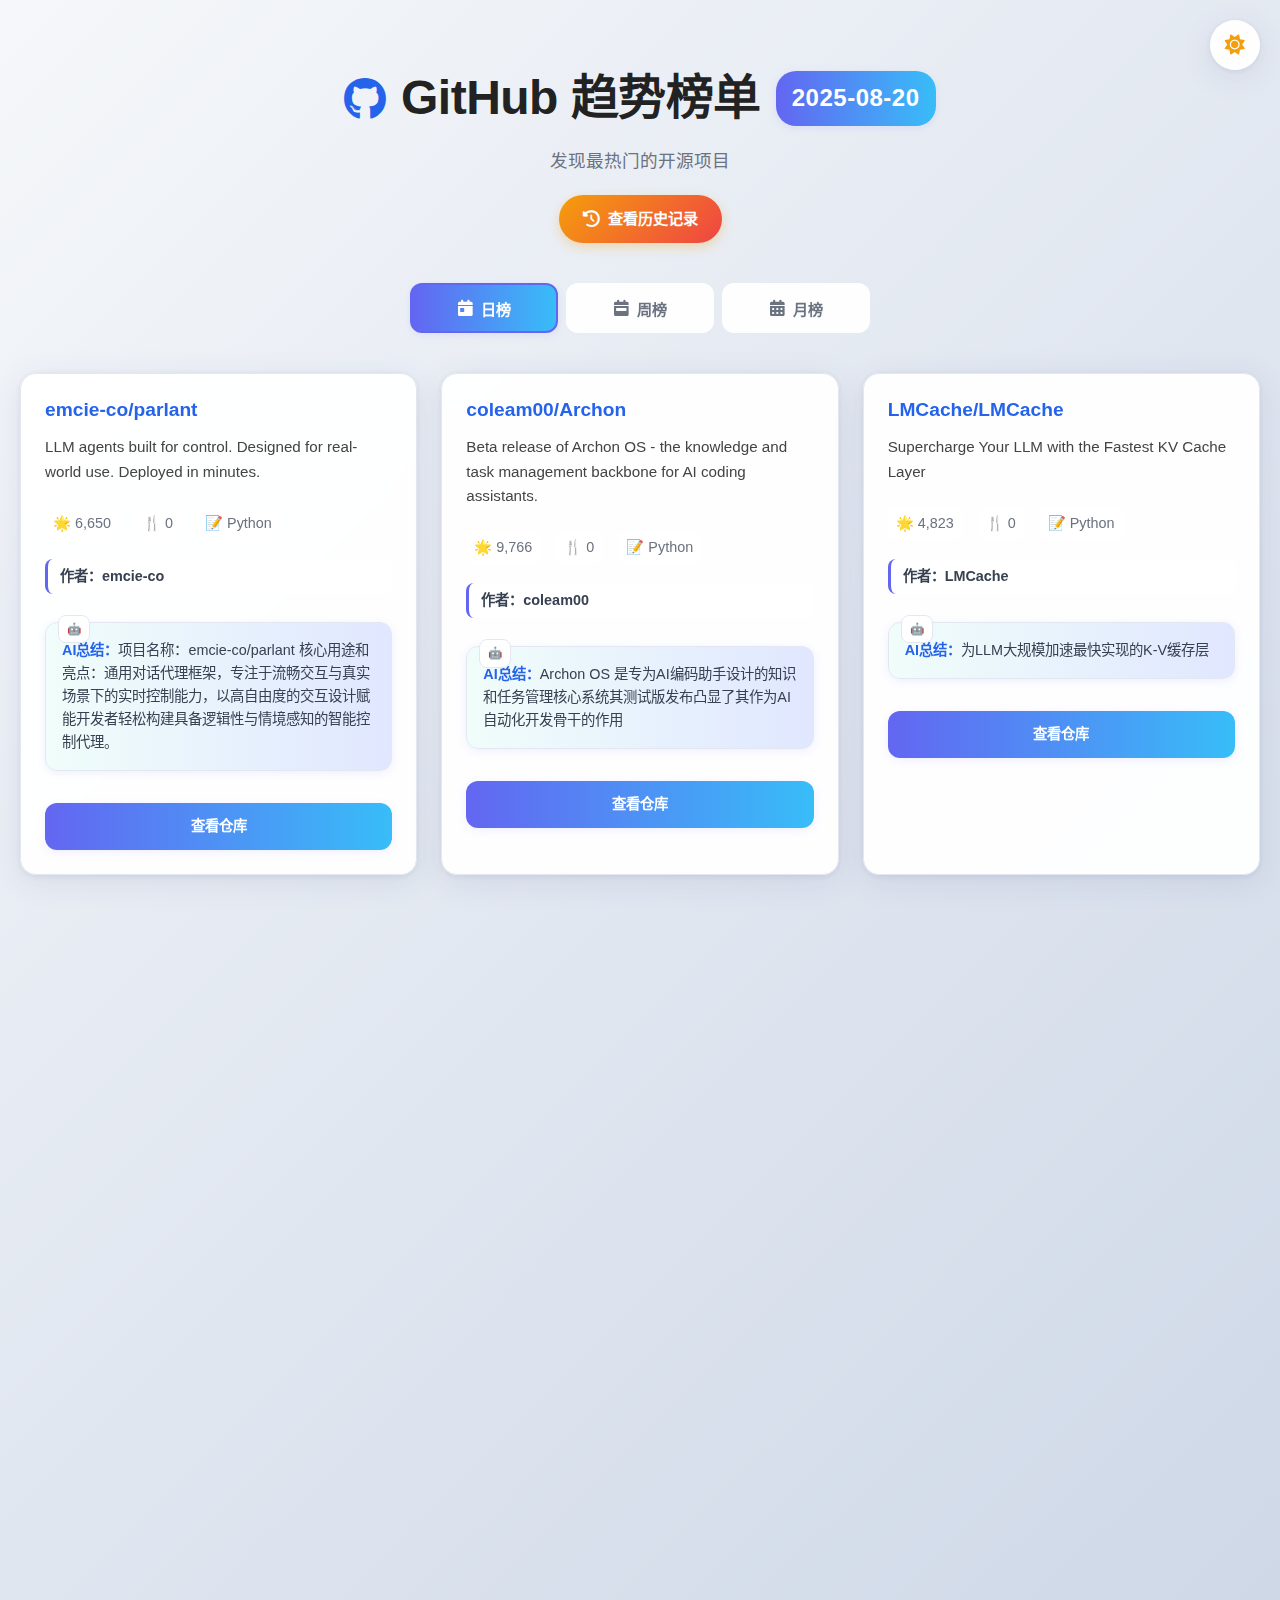
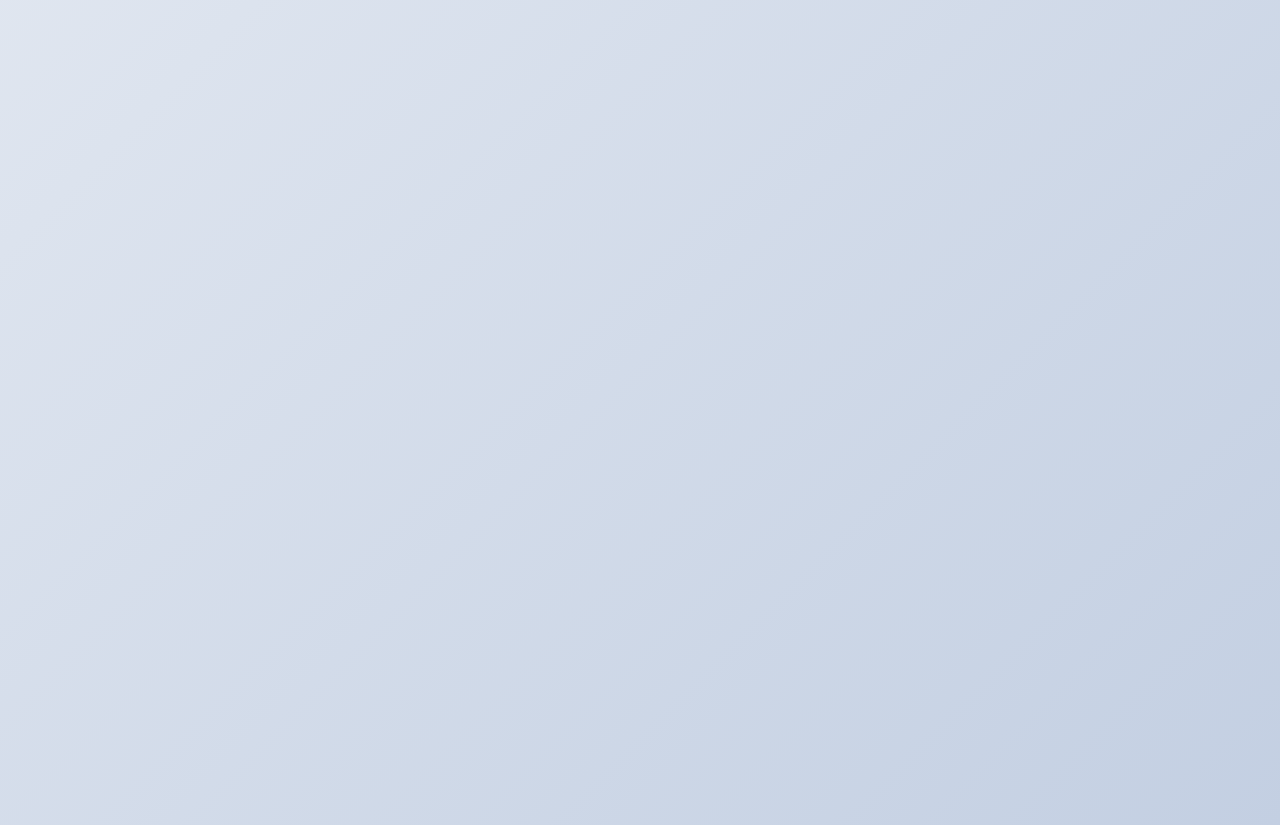
<file: history/2025-08-20/index.html>
<!DOCTYPE html>
<html lang="zh-cn">
<head>
    <meta charset="UTF-8">
    <title>GitHub 趋势榜单（2025-08-20）</title>
    <meta name="viewport" content="width=device-width, initial-scale=1.0">
    <link rel="stylesheet" href="github_trending_cards.css">
    <link href="https://cdnjs.cloudflare.com/ajax/libs/font-awesome/6.0.0/css/all.min.css" rel="stylesheet">
</head>
<body data-theme="light">
    <!-- 主题切换按钮 -->
    <div class="theme-toggle-container">
        <button class="theme-toggle" onclick="toggleTheme()" aria-label="切换主题">
            <i class="fas fa-sun sun-icon"></i>
            <i class="fas fa-moon moon-icon"></i>
        </button>
    </div>

    <!-- 页面标题 -->
    <div class="header-container">
        <h1>
            <i class="fab fa-github"></i>
            GitHub 趋势榜单
            <span class="date-badge">2025-08-20</span>
        </h1>
        <p class="subtitle">发现最热门的开源项目</p>
        
        <!-- 历史记录入口 -->
        <div class="history-entrance">
            <a href="history/" class="history-btn">
                <i class="fas fa-history"></i>
                <span>查看历史记录</span>
            </a>
            <div class="history-tooltip">
                📅 每日历史榜单已保存，点击查看完整记录
            </div>
        </div>
    </div>

    <!-- 标签页导航 -->
    <div class="tab-navigation">
        <button class="tab-btn active" onclick="showTab('daily')" data-tab="daily">
            <i class="fas fa-calendar-day"></i>
            <span>日榜</span>
        </button>
        <button class="tab-btn" onclick="showTab('weekly')" data-tab="weekly">
            <i class="fas fa-calendar-week"></i>
            <span>周榜</span>
        </button>
        <button class="tab-btn" onclick="showTab('monthly')" data-tab="monthly">
            <i class="fas fa-calendar-alt"></i>
            <span>月榜</span>
        </button>
    </div>

    <div id="daily" class="container tab-content">

        <div class="card">
            <div class="repo-title"><a href="https://github.com/emcie-co/parlant" target="_blank">emcie-co/parlant</a></div>
            <div class="desc">LLM agents built for control. Designed for real-world use. Deployed in minutes.</div>
            <div class="meta">
                <span>🌟 6,650</span>
                <span>🍴 0</span>
                <span>📝 Python</span>
            </div>
            <div class="author">作者：emcie-co</div>
            <div class="ai-summary"><b>AI总结：</b>项目名称：emcie-co/parlant  
核心用途和亮点：通用对话代理框架，专注于流畅交互与真实场景下的实时控制能力，以高自由度的交互设计赋能开发者轻松构建具备逻辑性与情境感知的智能控制代理。</div>
            <a class="btn" href="https://github.com/emcie-co/parlant" target="_blank">查看仓库</a>
        </div>

        <div class="card">
            <div class="repo-title"><a href="https://github.com/coleam00/Archon" target="_blank">coleam00/Archon</a></div>
            <div class="desc">Beta release of Archon OS - the knowledge and task management backbone for AI coding assistants.</div>
            <div class="meta">
                <span>🌟 9,766</span>
                <span>🍴 0</span>
                <span>📝 Python</span>
            </div>
            <div class="author">作者：coleam00</div>
            <div class="ai-summary"><b>AI总结：</b>Archon OS 是专为AI编码助手设计的知识和任务管理核心系统其测试版发布凸显了其作为AI自动化开发骨干的作用</div>
            <a class="btn" href="https://github.com/coleam00/Archon" target="_blank">查看仓库</a>
        </div>

        <div class="card">
            <div class="repo-title"><a href="https://github.com/LMCache/LMCache" target="_blank">LMCache/LMCache</a></div>
            <div class="desc">Supercharge Your LLM with the Fastest KV Cache Layer</div>
            <div class="meta">
                <span>🌟 4,823</span>
                <span>🍴 0</span>
                <span>📝 Python</span>
            </div>
            <div class="author">作者：LMCache</div>
            <div class="ai-summary"><b>AI总结：</b>为LLM大规模加速最快实现的K-V缓存层</div>
            <a class="btn" href="https://github.com/LMCache/LMCache" target="_blank">查看仓库</a>
        </div>

        <div class="card">
            <div class="repo-title"><a href="https://github.com/aaPanel/BillionMail" target="_blank">aaPanel/BillionMail</a></div>
            <div class="desc">BillionMail gives you open-source MailServer, NewsLetter, Email Marketing — fully self-hosted, dev-friendly, and free from monthly fees. Join the discord:https://discord.gg/asfXzBUhZr</div>
            <div class="meta">
                <span>🌟 9,228</span>
                <span>🍴 0</span>
                <span>📝 Go</span>
            </div>
            <div class="author">作者：aaPanel</div>
            <div class="ai-summary"><b>AI总结：</b>这是一个支持自托管的开源邮件服务器与新闻简报及营销工具，兼具专业功能与免费特性</div>
            <a class="btn" href="https://github.com/aaPanel/BillionMail" target="_blank">查看仓库</a>
        </div>

        <div class="card">
            <div class="repo-title"><a href="https://github.com/OpenBB-finance/OpenBB" target="_blank">OpenBB-finance/OpenBB</a></div>
            <div class="desc">Financial data platform for analysts, quants and AI agents.</div>
            <div class="meta">
                <span>🌟 50,554</span>
                <span>🍴 0</span>
                <span>📝 Python</span>
            </div>
            <div class="author">作者：OpenBB-finance</div>
            <div class="ai-summary"><b>AI总结：</b>这是一个为金融分析师、量化交易员和AI代理提供丰富数据和分析工具的平台，其亮点在于无缝集成和用户友好的设计。</div>
            <a class="btn" href="https://github.com/OpenBB-finance/OpenBB" target="_blank">查看仓库</a>
        </div>

        <div class="card">
            <div class="repo-title"><a href="https://github.com/imsyy/SPlayer" target="_blank">imsyy/SPlayer</a></div>
            <div class="desc">🎉 一个简约的音乐播放器，支持逐字歌词，下载歌曲，展示评论区，音乐云盘及歌单管理，音乐频谱，移动端基础适配 | 网易云音乐 | A minimalist music player</div>
            <div class="meta">
                <span>🌟 4,803</span>
                <span>🍴 0</span>
                <span>📝 Vue</span>
            </div>
            <div class="author">作者：imsyy</div>
            <div class="ai-summary"><b>AI总结：</b>一个简约但功能丰富的音乐播放器，支持网易云音乐深度功能移植、逐字歌词显示与导出等。</div>
            <a class="btn" href="https://github.com/imsyy/SPlayer" target="_blank">查看仓库</a>
        </div>

        <div class="card">
            <div class="repo-title"><a href="https://github.com/Shubhamsaboo/awesome-llm-apps" target="_blank">Shubhamsaboo/awesome-llm-apps</a></div>
            <div class="desc">Collection of awesome LLM apps with AI Agents and RAG using OpenAI, Anthropic, Gemini and opensource models.</div>
            <div class="meta">
                <span>🌟 60,317</span>
                <span>🍴 0</span>
                <span>📝 Python</span>
            </div>
            <div class="author">作者：Shubhamsaboo</div>
            <div class="ai-summary"><b>AI总结：</b>收录多种AI Agent和RAG应用，作为创新引擎与资源库；精选开源与商业模型，展示最新技术应用，探索前沿应用，激发创意。</div>
            <a class="btn" href="https://github.com/Shubhamsaboo/awesome-llm-apps" target="_blank">查看仓库</a>
        </div>

        <div class="card">
            <div class="repo-title"><a href="https://github.com/HunxByts/GhostTrack" target="_blank">HunxByts/GhostTrack</a></div>
            <div class="desc">Useful tool to track location or mobile number</div>
            <div class="meta">
                <span>🌟 2,169</span>
                <span>🍴 0</span>
                <span>📝 Python</span>
            </div>
            <div class="author">作者：HunxByts</div>
            <div class="ai-summary"><b>AI总结：</b>一个简单实用的手机位置追踪与隐私监控工具。</div>
            <a class="btn" href="https://github.com/HunxByts/GhostTrack" target="_blank">查看仓库</a>
        </div>

        <div class="card">
            <div class="repo-title"><a href="https://github.com/immich-app/immich" target="_blank">immich-app/immich</a></div>
            <div class="desc">High performance self-hosted photo and video management solution.</div>
            <div class="meta">
                <span>🌟 73,634</span>
                <span>🍴 0</span>
                <span>📝 TypeScript</span>
            </div>
            <div class="author">作者：immich-app</div>
            <div class="ai-summary"><b>AI总结：</b>Immich是一个高性能的自托管照片和视频管理解决方案，有助于高效私密地管理个人媒体。</div>
            <a class="btn" href="https://github.com/immich-app/immich" target="_blank">查看仓库</a>
        </div>

        <div class="card">
            <div class="repo-title"><a href="https://github.com/PixiEditor/PixiEditor" target="_blank">PixiEditor/PixiEditor</a></div>
            <div class="desc">PixiEditor is a Universal Editor for all your 2D needs</div>
            <div class="meta">
                <span>🌟 4,918</span>
                <span>🍴 0</span>
                <span>📝 C#</span>
            </div>
            <div class="author">作者：PixiEditor</div>
            <div class="ai-summary"><b>AI总结：</b>在一个平台上实现所有二维需求的图形和项目全面编辑解决方案</div>
            <a class="btn" href="https://github.com/PixiEditor/PixiEditor" target="_blank">查看仓库</a>
        </div>

    </div>
    <div id="weekly" class="container tab-content" style="display:none;">

        <div class="card">
            <div class="repo-title"><a href="https://github.com/coleam00/Archon" target="_blank">coleam00/Archon</a></div>
            <div class="desc">Beta release of Archon OS - the knowledge and task management backbone for AI coding assistants.</div>
            <div class="meta">
                <span>🌟 9,768</span>
                <span>🍴 0</span>
                <span>📝 Python</span>
            </div>
            <div class="author">作者：coleam00</div>
            <div class="ai-summary"><b>AI总结：</b>这是专为AI编程助手构建的知识与任务管理基础系统，为下一代编程助手提供关键支持。</div>
            <a class="btn" href="https://github.com/coleam00/Archon" target="_blank">查看仓库</a>
        </div>

        <div class="card">
            <div class="repo-title"><a href="https://github.com/dyad-sh/dyad" target="_blank">dyad-sh/dyad</a></div>
            <div class="desc">Free, local, open-source AI app builder ✨ v0 / lovable / Bolt alternative 🌟 Star if you like it!</div>
            <div class="meta">
                <span>🌟 13,431</span>
                <span>🍴 0</span>
                <span>📝 TypeScript</span>
            </div>
            <div class="author">作者：dyad-sh</div>
            <div class="ai-summary"><b>AI总结：</b>dyad是一个免费、本地、开源的AI应用构建工具，以其易用性和作为Bolt替代品的亮点而受到认可。</div>
            <a class="btn" href="https://github.com/dyad-sh/dyad" target="_blank">查看仓库</a>
        </div>

        <div class="card">
            <div class="repo-title"><a href="https://github.com/srbhr/Resume-Matcher" target="_blank">srbhr/Resume-Matcher</a></div>
            <div class="desc">Improve your resumes with Resume Matcher. Get insights, keyword suggestions and tune your resumes to job descriptions.</div>
            <div class="meta">
                <span>🌟 22,660</span>
                <span>🍴 0</span>
                <span>📝 Python</span>
            </div>
            <div class="author">作者：srbhr</div>
            <div class="ai-summary"><b>AI总结：</b>请用一句中文总结这个GitHub项目的核心用途和亮点不要有其他符号：  
如您所愿，该工具旨在帮助用户优化简历，通过即时洞察和精准关键词提示，实现与职位描述的精准匹配，助力求职。</div>
            <a class="btn" href="https://github.com/srbhr/Resume-Matcher" target="_blank">查看仓库</a>
        </div>

        <div class="card">
            <div class="repo-title"><a href="https://github.com/OpenBB-finance/OpenBB" target="_blank">OpenBB-finance/OpenBB</a></div>
            <div class="desc">Financial data platform for analysts, quants and AI agents.</div>
            <div class="meta">
                <span>🌟 50,558</span>
                <span>🍴 0</span>
                <span>📝 Python</span>
            </div>
            <div class="author">作者：OpenBB-finance</div>
            <div class="ai-summary"><b>AI总结：</b>面向分析师、量化交易员及AI代理的金融数据分析平台，集海量数据、脚本语言与实时交互于一体。</div>
            <a class="btn" href="https://github.com/OpenBB-finance/OpenBB" target="_blank">查看仓库</a>
        </div>

        <div class="card">
            <div class="repo-title"><a href="https://github.com/musistudio/claude-code-router" target="_blank">musistudio/claude-code-router</a></div>
            <div class="desc">Use Claude Code as the foundation for coding infrastructure, allowing you to decide how to interact with the model while enjoying updates from Anthropic.</div>
            <div class="meta">
                <span>🌟 14,090</span>
                <span>🍴 0</span>
                <span>📝 TypeScript</span>
            </div>
            <div class="author">作者：musistudio</div>
            <div class="ai-summary"><b>AI总结：</b>基于Claude Code构建编程助手基础，支持自定义交互并同步更新Anthropic模型改进。</div>
            <a class="btn" href="https://github.com/musistudio/claude-code-router" target="_blank">查看仓库</a>
        </div>

        <div class="card">
            <div class="repo-title"><a href="https://github.com/frappe/hrms" target="_blank">frappe/hrms</a></div>
            <div class="desc">Open Source HR and Payroll Software</div>
            <div class="meta">
                <span>🌟 6,394</span>
                <span>🍴 0</span>
                <span>📝 Python</span>
            </div>
            <div class="author">作者：frappe</div>
            <div class="ai-summary"><b>AI总结：</b>开源的HR和Payroll软件为核心功能是高效的人力资源与薪资管理解决方案，支持定制</div>
            <a class="btn" href="https://github.com/frappe/hrms" target="_blank">查看仓库</a>
        </div>

        <div class="card">
            <div class="repo-title"><a href="https://github.com/nautechsystems/nautilus_trader" target="_blank">nautechsystems/nautilus_trader</a></div>
            <div class="desc">A high-performance algorithmic trading platform and event-driven backtester</div>
            <div class="meta">
                <span>🌟 14,224</span>
                <span>🍴 0</span>
                <span>📝 Rust</span>
            </div>
            <div class="author">作者：nautechsystems</div>
            <div class="ai-summary"><b>AI总结：</b>Nautilus是一个为算法交易和事件驱动策略提供高性能计算及回测功能的交易平台。</div>
            <a class="btn" href="https://github.com/nautechsystems/nautilus_trader" target="_blank">查看仓库</a>
        </div>

        <div class="card">
            <div class="repo-title"><a href="https://github.com/roboflow/supervision" target="_blank">roboflow/supervision</a></div>
            <div class="desc">We write your reusable computer vision tools. 💜</div>
            <div class="meta">
                <span>🌟 34,153</span>
                <span>🍴 0</span>
                <span>📝 Python</span>
            </div>
            <div class="author">作者：roboflow</div>
            <div class="ai-summary"><b>AI总结：</b>roboflow/supervision 项目的核心是提供可重用的计算机视觉工具，其亮点在于简化开发过程并提升效率。</div>
            <a class="btn" href="https://github.com/roboflow/supervision" target="_blank">查看仓库</a>
        </div>

        <div class="card">
            <div class="repo-title"><a href="https://github.com/langchain-ai/open_deep_research" target="_blank">langchain-ai/open_deep_research</a></div>
            <div class="desc">无描述</div>
            <div class="meta">
                <span>🌟 8,089</span>
                <span>🍴 0</span>
                <span>📝 Python</span>
            </div>
            <div class="author">作者：langchain-ai</div>
            <div class="ai-summary"><b>AI总结：</b>探索开发先进深度人工智能模型的研究平台</div>
            <a class="btn" href="https://github.com/langchain-ai/open_deep_research" target="_blank">查看仓库</a>
        </div>

        <div class="card">
            <div class="repo-title"><a href="https://github.com/dtyq/magic" target="_blank">dtyq/magic</a></div>
            <div class="desc">Super Magic. The first open-source all-in-one AI productivity platform (Generalist AI Agent + Workflow Engine + IM + Online collaborative office system)</div>
            <div class="meta">
                <span>🌟 2,950</span>
                <span>🍴 0</span>
                <span>📝 PHP</span>
            </div>
            <div class="author">作者：dtyq</div>
            <div class="ai-summary"><b>AI总结：</b>这个 GitHub 项目构建了首个集成通用型 AI 代理、工作流引擎、即时通讯及在线协作工具的一站式 AI 生产力平台。</div>
            <a class="btn" href="https://github.com/dtyq/magic" target="_blank">查看仓库</a>
        </div>

    </div>
    <div id="monthly" class="container tab-content" style="display:none;">

        <div class="card">
            <div class="repo-title"><a href="https://github.com/coleam00/Archon" target="_blank">coleam00/Archon</a></div>
            <div class="desc">Beta release of Archon OS - the knowledge and task management backbone for AI coding assistants.</div>
            <div class="meta">
                <span>🌟 9,768</span>
                <span>🍴 0</span>
                <span>📝 Python</span>
            </div>
            <div class="author">作者：coleam00</div>
            <div class="ai-summary"><b>AI总结：</b>这是专为AI编程助手构建的知识与任务管理基础系统，为下一代编程助手提供关键支持。</div>
            <a class="btn" href="https://github.com/coleam00/Archon" target="_blank">查看仓库</a>
        </div>

        <div class="card">
            <div class="repo-title"><a href="https://github.com/dyad-sh/dyad" target="_blank">dyad-sh/dyad</a></div>
            <div class="desc">Free, local, open-source AI app builder ✨ v0 / lovable / Bolt alternative 🌟 Star if you like it!</div>
            <div class="meta">
                <span>🌟 13,431</span>
                <span>🍴 0</span>
                <span>📝 TypeScript</span>
            </div>
            <div class="author">作者：dyad-sh</div>
            <div class="ai-summary"><b>AI总结：</b>dyad是一个免费、本地、开源的AI应用构建工具，以其易用性和作为Bolt替代品的亮点而受到认可。</div>
            <a class="btn" href="https://github.com/dyad-sh/dyad" target="_blank">查看仓库</a>
        </div>

        <div class="card">
            <div class="repo-title"><a href="https://github.com/srbhr/Resume-Matcher" target="_blank">srbhr/Resume-Matcher</a></div>
            <div class="desc">Improve your resumes with Resume Matcher. Get insights, keyword suggestions and tune your resumes to job descriptions.</div>
            <div class="meta">
                <span>🌟 22,660</span>
                <span>🍴 0</span>
                <span>📝 Python</span>
            </div>
            <div class="author">作者：srbhr</div>
            <div class="ai-summary"><b>AI总结：</b>请用一句中文总结这个GitHub项目的核心用途和亮点不要有其他符号：  
如您所愿，该工具旨在帮助用户优化简历，通过即时洞察和精准关键词提示，实现与职位描述的精准匹配，助力求职。</div>
            <a class="btn" href="https://github.com/srbhr/Resume-Matcher" target="_blank">查看仓库</a>
        </div>

        <div class="card">
            <div class="repo-title"><a href="https://github.com/OpenBB-finance/OpenBB" target="_blank">OpenBB-finance/OpenBB</a></div>
            <div class="desc">Financial data platform for analysts, quants and AI agents.</div>
            <div class="meta">
                <span>🌟 50,558</span>
                <span>🍴 0</span>
                <span>📝 Python</span>
            </div>
            <div class="author">作者：OpenBB-finance</div>
            <div class="ai-summary"><b>AI总结：</b>面向分析师、量化交易员及AI代理的金融数据分析平台，集海量数据、脚本语言与实时交互于一体。</div>
            <a class="btn" href="https://github.com/OpenBB-finance/OpenBB" target="_blank">查看仓库</a>
        </div>

        <div class="card">
            <div class="repo-title"><a href="https://github.com/musistudio/claude-code-router" target="_blank">musistudio/claude-code-router</a></div>
            <div class="desc">Use Claude Code as the foundation for coding infrastructure, allowing you to decide how to interact with the model while enjoying updates from Anthropic.</div>
            <div class="meta">
                <span>🌟 14,090</span>
                <span>🍴 0</span>
                <span>📝 TypeScript</span>
            </div>
            <div class="author">作者：musistudio</div>
            <div class="ai-summary"><b>AI总结：</b>基于Claude Code构建编程助手基础，支持自定义交互并同步更新Anthropic模型改进。</div>
            <a class="btn" href="https://github.com/musistudio/claude-code-router" target="_blank">查看仓库</a>
        </div>

        <div class="card">
            <div class="repo-title"><a href="https://github.com/frappe/hrms" target="_blank">frappe/hrms</a></div>
            <div class="desc">Open Source HR and Payroll Software</div>
            <div class="meta">
                <span>🌟 6,394</span>
                <span>🍴 0</span>
                <span>📝 Python</span>
            </div>
            <div class="author">作者：frappe</div>
            <div class="ai-summary"><b>AI总结：</b>开源的HR和Payroll软件为核心功能是高效的人力资源与薪资管理解决方案，支持定制</div>
            <a class="btn" href="https://github.com/frappe/hrms" target="_blank">查看仓库</a>
        </div>

        <div class="card">
            <div class="repo-title"><a href="https://github.com/nautechsystems/nautilus_trader" target="_blank">nautechsystems/nautilus_trader</a></div>
            <div class="desc">A high-performance algorithmic trading platform and event-driven backtester</div>
            <div class="meta">
                <span>🌟 14,224</span>
                <span>🍴 0</span>
                <span>📝 Rust</span>
            </div>
            <div class="author">作者：nautechsystems</div>
            <div class="ai-summary"><b>AI总结：</b>Nautilus是一个为算法交易和事件驱动策略提供高性能计算及回测功能的交易平台。</div>
            <a class="btn" href="https://github.com/nautechsystems/nautilus_trader" target="_blank">查看仓库</a>
        </div>

        <div class="card">
            <div class="repo-title"><a href="https://github.com/roboflow/supervision" target="_blank">roboflow/supervision</a></div>
            <div class="desc">We write your reusable computer vision tools. 💜</div>
            <div class="meta">
                <span>🌟 34,153</span>
                <span>🍴 0</span>
                <span>📝 Python</span>
            </div>
            <div class="author">作者：roboflow</div>
            <div class="ai-summary"><b>AI总结：</b>roboflow/supervision 项目的核心是提供可重用的计算机视觉工具，其亮点在于简化开发过程并提升效率。</div>
            <a class="btn" href="https://github.com/roboflow/supervision" target="_blank">查看仓库</a>
        </div>

        <div class="card">
            <div class="repo-title"><a href="https://github.com/langchain-ai/open_deep_research" target="_blank">langchain-ai/open_deep_research</a></div>
            <div class="desc">无描述</div>
            <div class="meta">
                <span>🌟 8,089</span>
                <span>🍴 0</span>
                <span>📝 Python</span>
            </div>
            <div class="author">作者：langchain-ai</div>
            <div class="ai-summary"><b>AI总结：</b>探索开发先进深度人工智能模型的研究平台</div>
            <a class="btn" href="https://github.com/langchain-ai/open_deep_research" target="_blank">查看仓库</a>
        </div>

        <div class="card">
            <div class="repo-title"><a href="https://github.com/dtyq/magic" target="_blank">dtyq/magic</a></div>
            <div class="desc">Super Magic. The first open-source all-in-one AI productivity platform (Generalist AI Agent + Workflow Engine + IM + Online collaborative office system)</div>
            <div class="meta">
                <span>🌟 2,950</span>
                <span>🍴 0</span>
                <span>📝 PHP</span>
            </div>
            <div class="author">作者：dtyq</div>
            <div class="ai-summary"><b>AI总结：</b>这个 GitHub 项目构建了首个集成通用型 AI 代理、工作流引擎、即时通讯及在线协作工具的一站式 AI 生产力平台。</div>
            <a class="btn" href="https://github.com/dtyq/magic" target="_blank">查看仓库</a>
        </div>

    </div>
    <script>
    // 主题切换功能
    function toggleTheme() {
        const body = document.body;
        const currentTheme = body.getAttribute('data-theme');
        const newTheme = currentTheme === 'light' ? 'dark' : 'light';

        body.setAttribute('data-theme', newTheme);
        localStorage.setItem('theme', newTheme);

        // 添加切换动画
        body.style.transition = 'background-color 0.3s ease, color 0.3s ease';
        setTimeout(() => {
            body.style.transition = '';
        }, 300);
    }

    // 页面加载时恢复主题设置
    document.addEventListener('DOMContentLoaded', function() {
        const savedTheme = localStorage.getItem('theme') || 'light';
        document.body.setAttribute('data-theme', savedTheme);
    });

    // 标签页切换功能
    function showTab(tab) {
        // 隐藏所有标签页内容
        document.getElementById('daily').style.display = 'none';
        document.getElementById('weekly').style.display = 'none';
        document.getElementById('monthly').style.display = 'none';

        // 显示选中的标签页
        document.getElementById(tab).style.display = '';

        // 更新标签页按钮状态
        document.querySelectorAll('.tab-btn').forEach(btn => {
            btn.classList.remove('active');
        });
        document.querySelector(`[data-tab="${tab}"]`).classList.add('active');

        // 添加切换动画
        const container = document.getElementById(tab);
        container.style.opacity = '0';
        container.style.transform = 'translateY(20px)';

        setTimeout(() => {
            container.style.transition = 'opacity 0.4s ease, transform 0.4s ease';
            container.style.opacity = '1';
            container.style.transform = 'translateY(0)';
        }, 50);

        setTimeout(() => {
            container.style.transition = '';
        }, 450);
    }

    // 卡片动画效果
    document.addEventListener('DOMContentLoaded', function() {
        const cards = document.querySelectorAll('.card');

        const observerOptions = {
            threshold: 0.1,
            rootMargin: '0px 0px -50px 0px'
        };

        const observer = new IntersectionObserver((entries) => {
            entries.forEach(entry => {
                if (entry.isIntersecting) {
                    entry.target.style.opacity = '1';
                    entry.target.style.transform = 'translateY(0)';
                }
            });
        }, observerOptions);

        cards.forEach((card, index) => {
            card.style.opacity = '0';
            card.style.transform = 'translateY(30px)';
            card.style.transition = `opacity 0.6s ease ${index * 0.1}s, transform 0.6s ease ${index * 0.1}s`;
            observer.observe(card);
        });
    });
    </script>
</body>
</html>
</file>
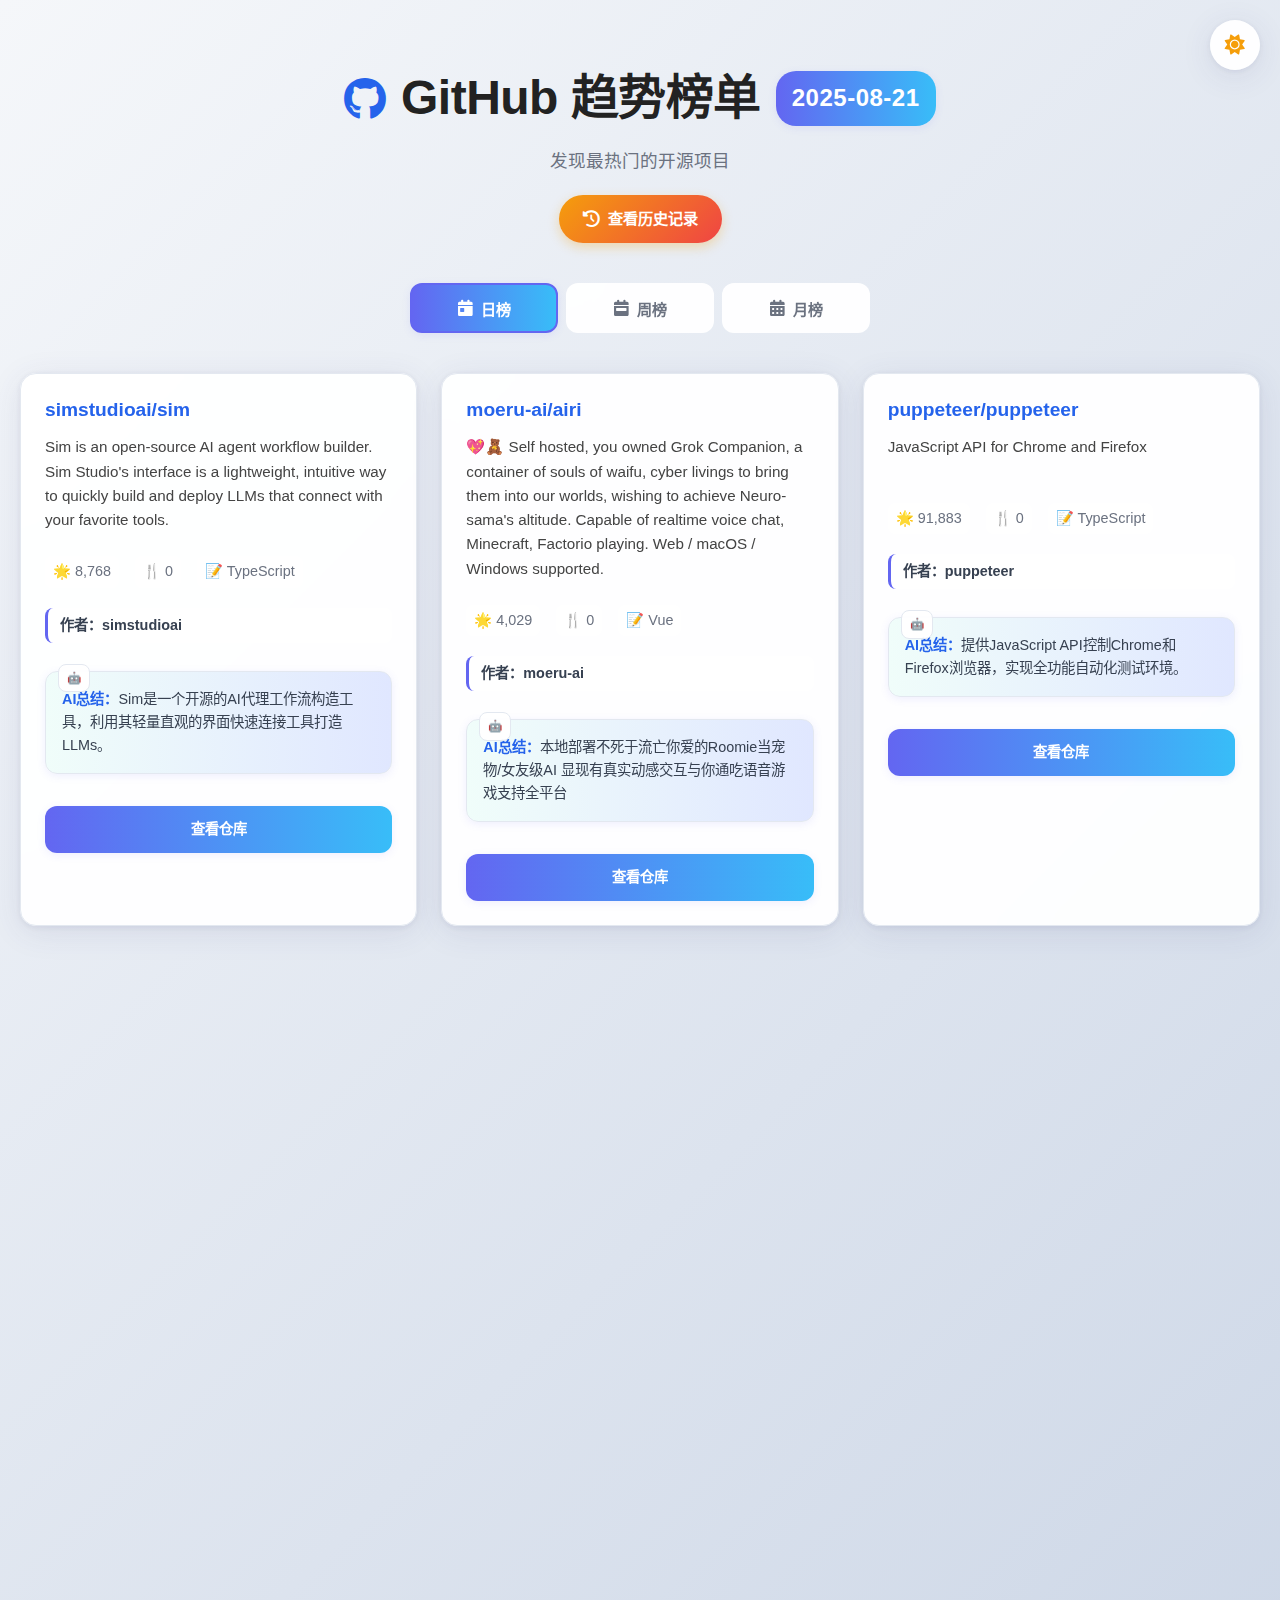
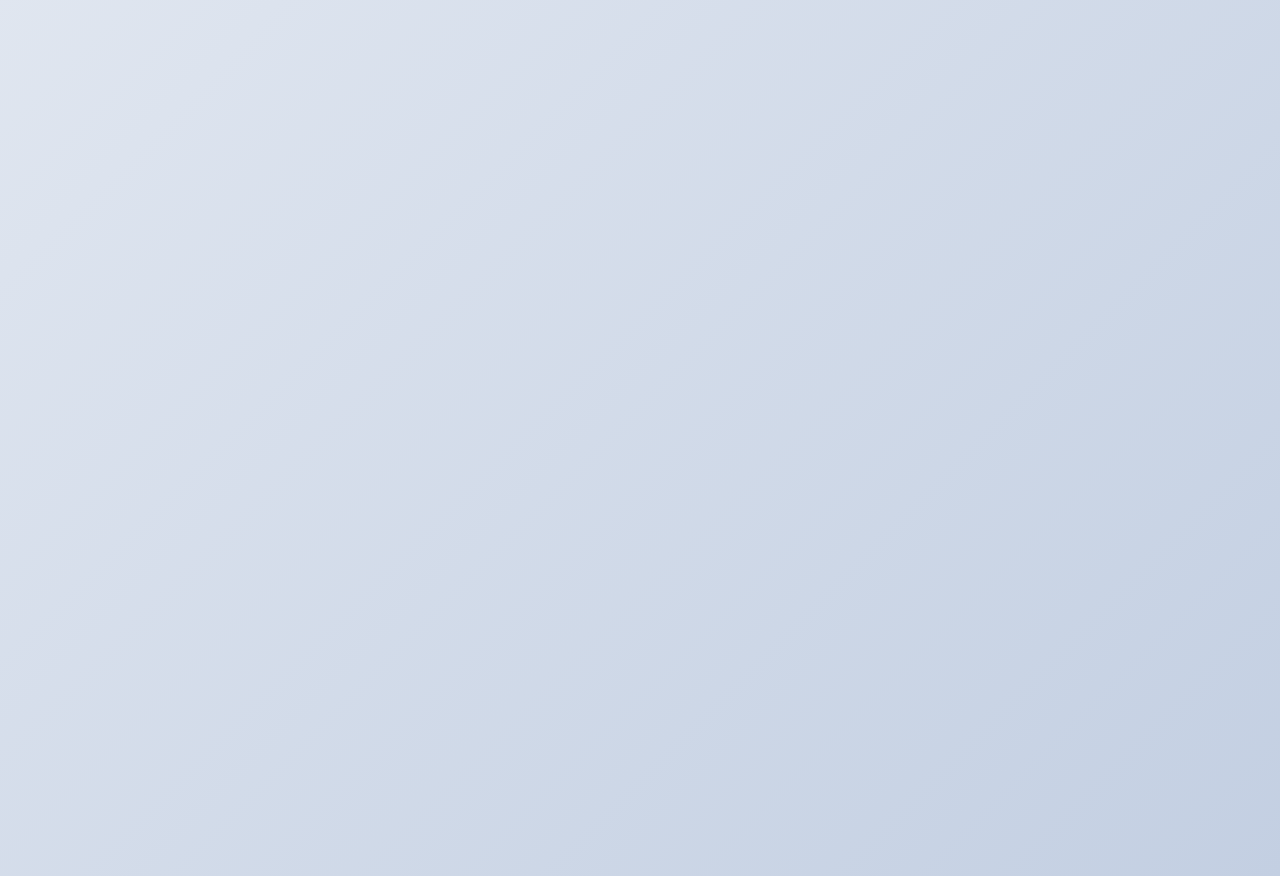
<file: history/2025-08-21/index.html>
<!DOCTYPE html>
<html lang="zh-cn">
<head>
    <meta charset="UTF-8">
    <title>GitHub 趋势榜单（2025-08-21）</title>
    <meta name="viewport" content="width=device-width, initial-scale=1.0">
    <link rel="stylesheet" href="github_trending_cards.css">
    <link href="https://cdnjs.cloudflare.com/ajax/libs/font-awesome/6.0.0/css/all.min.css" rel="stylesheet">
</head>
<body data-theme="light">
    <!-- 主题切换按钮 -->
    <div class="theme-toggle-container">
        <button class="theme-toggle" onclick="toggleTheme()" aria-label="切换主题">
            <i class="fas fa-sun sun-icon"></i>
            <i class="fas fa-moon moon-icon"></i>
        </button>
    </div>

    <!-- 页面标题 -->
    <div class="header-container">
        <h1>
            <i class="fab fa-github"></i>
            GitHub 趋势榜单
            <span class="date-badge">2025-08-21</span>
        </h1>
        <p class="subtitle">发现最热门的开源项目</p>
        
        <!-- 历史记录入口 -->
        <div class="history-entrance">
            <a href="history/" class="history-btn">
                <i class="fas fa-history"></i>
                <span>查看历史记录</span>
            </a>
            <div class="history-tooltip">
                📅 每日历史榜单已保存，点击查看完整记录
            </div>
        </div>
    </div>

    <!-- 标签页导航 -->
    <div class="tab-navigation">
        <button class="tab-btn active" onclick="showTab('daily')" data-tab="daily">
            <i class="fas fa-calendar-day"></i>
            <span>日榜</span>
        </button>
        <button class="tab-btn" onclick="showTab('weekly')" data-tab="weekly">
            <i class="fas fa-calendar-week"></i>
            <span>周榜</span>
        </button>
        <button class="tab-btn" onclick="showTab('monthly')" data-tab="monthly">
            <i class="fas fa-calendar-alt"></i>
            <span>月榜</span>
        </button>
    </div>

    <div id="daily" class="container tab-content">

        <div class="card">
            <div class="repo-title"><a href="https://github.com/simstudioai/sim" target="_blank">simstudioai/sim</a></div>
            <div class="desc">Sim is an open-source AI agent workflow builder. Sim Studio's interface is a lightweight, intuitive way to quickly build and deploy LLMs that connect with your favorite tools.</div>
            <div class="meta">
                <span>🌟 8,768</span>
                <span>🍴 0</span>
                <span>📝 TypeScript</span>
            </div>
            <div class="author">作者：simstudioai</div>
            <div class="ai-summary"><b>AI总结：</b>Sim是一个开源的AI代理工作流构造工具，利用其轻量直观的界面快速连接工具打造LLMs。</div>
            <a class="btn" href="https://github.com/simstudioai/sim" target="_blank">查看仓库</a>
        </div>

        <div class="card">
            <div class="repo-title"><a href="https://github.com/moeru-ai/airi" target="_blank">moeru-ai/airi</a></div>
            <div class="desc">💖🧸 Self hosted, you owned Grok Companion, a container of souls of waifu, cyber livings to bring them into our worlds, wishing to achieve Neuro-sama's altitude. Capable of realtime voice chat, Minecraft, Factorio playing. Web / macOS / Windows supported.</div>
            <div class="meta">
                <span>🌟 4,029</span>
                <span>🍴 0</span>
                <span>📝 Vue</span>
            </div>
            <div class="author">作者：moeru-ai</div>
            <div class="ai-summary"><b>AI总结：</b>本地部署不死于流亡你爱的Roomie当宠物/女友级AI 显现有真实动感交互与你通吃语音游戏支持全平台</div>
            <a class="btn" href="https://github.com/moeru-ai/airi" target="_blank">查看仓库</a>
        </div>

        <div class="card">
            <div class="repo-title"><a href="https://github.com/puppeteer/puppeteer" target="_blank">puppeteer/puppeteer</a></div>
            <div class="desc">JavaScript API for Chrome and Firefox</div>
            <div class="meta">
                <span>🌟 91,883</span>
                <span>🍴 0</span>
                <span>📝 TypeScript</span>
            </div>
            <div class="author">作者：puppeteer</div>
            <div class="ai-summary"><b>AI总结：</b>提供JavaScript API控制Chrome和Firefox浏览器，实现全功能自动化测试环境。</div>
            <a class="btn" href="https://github.com/puppeteer/puppeteer" target="_blank">查看仓库</a>
        </div>

        <div class="card">
            <div class="repo-title"><a href="https://github.com/bitwarden/clients" target="_blank">bitwarden/clients</a></div>
            <div class="desc">Bitwarden client apps (web, browser extension, desktop, and cli).</div>
            <div class="meta">
                <span>🌟 10,761</span>
                <span>🍴 0</span>
                <span>📝 TypeScript</span>
            </div>
            <div class="author">作者：bitwarden</div>
            <div class="ai-summary"><b>AI总结：</b>存储或查阅登录信息，支持Web、浏览器、桌面及命令行客户端，并可对接服务端实现安全管理和跨设备同步。</div>
            <a class="btn" href="https://github.com/bitwarden/clients" target="_blank">查看仓库</a>
        </div>

        <div class="card">
            <div class="repo-title"><a href="https://github.com/Leantime/leantime" target="_blank">Leantime/leantime</a></div>
            <div class="desc">Leantime is a goals focused project management system for non-project managers. Building with ADHD, Autism, and dyslexia in mind.</div>
            <div class="meta">
                <span>🌟 6,157</span>
                <span>🍴 0</span>
                <span>📝 PHP</span>
            </div>
            <div class="author">作者：Leantime</div>
            <div class="ai-summary"><b>AI总结：</b>Leantime 是专为非项目经理设计的目标导向型简易项目管理工具，特别适合ADHD、自闭症和阅读障碍人群</div>
            <a class="btn" href="https://github.com/Leantime/leantime" target="_blank">查看仓库</a>
        </div>

        <div class="card">
            <div class="repo-title"><a href="https://github.com/n8n-io/self-hosted-ai-starter-kit" target="_blank">n8n-io/self-hosted-ai-starter-kit</a></div>
            <div class="desc">The Self-hosted AI Starter Kit is an open-source template that quickly sets up a local AI environment. Curated by n8n, it provides essential tools for creating secure, self-hosted AI workflows.</div>
            <div class="meta">
                <span>🌟 11,707</span>
                <span>🍴 0</span>
                <span>📝 未知</span>
            </div>
            <div class="author">作者：n8n-io</div>
            <div class="ai-summary"><b>AI总结：</b>启动模板为自托管环境</div>
            <a class="btn" href="https://github.com/n8n-io/self-hosted-ai-starter-kit" target="_blank">查看仓库</a>
        </div>

        <div class="card">
            <div class="repo-title"><a href="https://github.com/MotiaDev/motia" target="_blank">MotiaDev/motia</a></div>
            <div class="desc">Modern Backend Framework that unifies APIs, background jobs, workflows, and AI Agents into a single core primitive with built-in observability and state management.</div>
            <div class="meta">
                <span>🌟 6,891</span>
                <span>🍴 0</span>
                <span>📝 TypeScript</span>
            </div>
            <div class="author">作者：MotiaDev</div>
            <div class="ai-summary"><b>AI总结：</b>现代后端框架通过单一核心原语整合 APis、后台任务、工作流与AI Agent，并提供内建可观测性和状态管理。</div>
            <a class="btn" href="https://github.com/MotiaDev/motia" target="_blank">查看仓库</a>
        </div>

        <div class="card">
            <div class="repo-title"><a href="https://github.com/DataExpert-io/data-engineer-handbook" target="_blank">DataExpert-io/data-engineer-handbook</a></div>
            <div class="desc">This is a repo with links to everything you'd ever want to learn about data engineering</div>
            <div class="meta">
                <span>🌟 37,124</span>
                <span>🍴 0</span>
                <span>📝 Jupyter Notebook</span>
            </div>
            <div class="author">作者：DataExpert-io</div>
            <div class="ai-summary"><b>AI总结：</b>这个仓库汇集了所有数据工程学习资料，是全面的数据工程师自学指南。</div>
            <a class="btn" href="https://github.com/DataExpert-io/data-engineer-handbook" target="_blank">查看仓库</a>
        </div>

        <div class="card">
            <div class="repo-title"><a href="https://github.com/rasbt/LLMs-from-scratch" target="_blank">rasbt/LLMs-from-scratch</a></div>
            <div class="desc">Implement a ChatGPT-like LLM in PyTorch from scratch, step by step</div>
            <div class="meta">
                <span>🌟 66,460</span>
                <span>🍴 0</span>
                <span>📝 Jupyter Notebook</span>
            </div>
            <div class="author">作者：rasbt</div>
            <div class="ai-summary"><b>AI总结：</b>通过从零开始用PyTorch实现类ChatGPT大语言模型来学习理解其工作原理。</div>
            <a class="btn" href="https://github.com/rasbt/LLMs-from-scratch" target="_blank">查看仓库</a>
        </div>

        <div class="card">
            <div class="repo-title"><a href="https://github.com/laude-institute/terminal-bench" target="_blank">laude-institute/terminal-bench</a></div>
            <div class="desc">A benchmark for LLMs on complicated tasks in the terminal</div>
            <div class="meta">
                <span>🌟 509</span>
                <span>🍴 0</span>
                <span>📝 Python</span>
            </div>
            <div class="author">作者：laude-institute</div>
            <div class="ai-summary"><b>AI总结：</b>terminal-bench 是一个用于评估大型语言模型在复杂终端任务中表现的基准工具。</div>
            <a class="btn" href="https://github.com/laude-institute/terminal-bench" target="_blank">查看仓库</a>
        </div>

    </div>
    <div id="weekly" class="container tab-content" style="display:none;">

        <div class="card">
            <div class="repo-title"><a href="https://github.com/coleam00/Archon" target="_blank">coleam00/Archon</a></div>
            <div class="desc">Beta release of Archon OS - the knowledge and task management backbone for AI coding assistants.</div>
            <div class="meta">
                <span>🌟 9,994</span>
                <span>🍴 0</span>
                <span>📝 Python</span>
            </div>
            <div class="author">作者：coleam00</div>
            <div class="ai-summary"><b>AI总结：</b>Archon OS 是一个Beta发布版的知识和任务管理操作系统，为AI编码助手提供核心后端支持，提升其效率和功能。</div>
            <a class="btn" href="https://github.com/coleam00/Archon" target="_blank">查看仓库</a>
        </div>

        <div class="card">
            <div class="repo-title"><a href="https://github.com/dyad-sh/dyad" target="_blank">dyad-sh/dyad</a></div>
            <div class="desc">Free, local, open-source AI app builder ✨ v0 / lovable / Bolt alternative 🌟 Star if you like it!</div>
            <div class="meta">
                <span>🌟 13,522</span>
                <span>🍴 0</span>
                <span>📝 TypeScript</span>
            </div>
            <div class="author">作者：dyad-sh</div>
            <div class="ai-summary"><b>AI总结：</b>dyad是一个免费的、本地的、开源的AI应用程序构建器，它是Bolt的可爱替代品。</div>
            <a class="btn" href="https://github.com/dyad-sh/dyad" target="_blank">查看仓库</a>
        </div>

        <div class="card">
            <div class="repo-title"><a href="https://github.com/OpenBB-finance/OpenBB" target="_blank">OpenBB-finance/OpenBB</a></div>
            <div class="desc">Financial data platform for analysts, quants and AI agents.</div>
            <div class="meta">
                <span>🌟 50,798</span>
                <span>🍴 0</span>
                <span>📝 Python</span>
            </div>
            <div class="author">作者：OpenBB-finance</div>
            <div class="ai-summary"><b>AI总结：</b>金融数据分析平台，专为分析师、量化人员与AI场景设计</div>
            <a class="btn" href="https://github.com/OpenBB-finance/OpenBB" target="_blank">查看仓库</a>
        </div>

        <div class="card">
            <div class="repo-title"><a href="https://github.com/srbhr/Resume-Matcher" target="_blank">srbhr/Resume-Matcher</a></div>
            <div class="desc">Improve your resumes with Resume Matcher. Get insights, keyword suggestions and tune your resumes to job descriptions.</div>
            <div class="meta">
                <span>🌟 22,750</span>
                <span>🍴 0</span>
                <span>📝 Python</span>
            </div>
            <div class="author">作者：srbhr</div>
            <div class="ai-summary"><b>AI总结：</b>精准定位理想岗位匹配的简历，利用高效算法深入分析关键词，智能提供优化建议，助您简历脱颖而出。</div>
            <a class="btn" href="https://github.com/srbhr/Resume-Matcher" target="_blank">查看仓库</a>
        </div>

        <div class="card">
            <div class="repo-title"><a href="https://github.com/musistudio/claude-code-router" target="_blank">musistudio/claude-code-router</a></div>
            <div class="desc">Use Claude Code as the foundation for coding infrastructure, allowing you to decide how to interact with the model while enjoying updates from Anthropic.</div>
            <div class="meta">
                <span>🌟 14,321</span>
                <span>🍴 0</span>
                <span>📝 TypeScript</span>
            </div>
            <div class="author">作者：musistudio</div>
            <div class="ai-summary"><b>AI总结：</b>使用Claude Code作为编码基础设施基础，让你灵活决定与AI模型交互方式并享受Anthropic更新</div>
            <a class="btn" href="https://github.com/musistudio/claude-code-router" target="_blank">查看仓库</a>
        </div>

        <div class="card">
            <div class="repo-title"><a href="https://github.com/frappe/hrms" target="_blank">frappe/hrms</a></div>
            <div class="desc">Open Source HR and Payroll Software</div>
            <div class="meta">
                <span>🌟 6,424</span>
                <span>🍴 0</span>
                <span>📝 Python</span>
            </div>
            <div class="author">作者：frappe</div>
            <div class="ai-summary"><b>AI总结：</b>frappe/hrms是一个开源的人力资源与薪资管理系统</div>
            <a class="btn" href="https://github.com/frappe/hrms" target="_blank">查看仓库</a>
        </div>

        <div class="card">
            <div class="repo-title"><a href="https://github.com/nautechsystems/nautilus_trader" target="_blank">nautechsystems/nautilus_trader</a></div>
            <div class="desc">A high-performance algorithmic trading platform and event-driven backtester</div>
            <div class="meta">
                <span>🌟 14,288</span>
                <span>🍴 0</span>
                <span>📝 Rust</span>
            </div>
            <div class="author">作者：nautechsystems</div>
            <div class="ai-summary"><b>AI总结：</b>这个基于高性能的交易平台能实现算法策略高速交易，还可同步进行真实数据驱动下的回测以全面验证策略效果。</div>
            <a class="btn" href="https://github.com/nautechsystems/nautilus_trader" target="_blank">查看仓库</a>
        </div>

        <div class="card">
            <div class="repo-title"><a href="https://github.com/dtyq/magic" target="_blank">dtyq/magic</a></div>
            <div class="desc">Super Magic. The first open-source all-in-one AI productivity platform (Generalist AI Agent + Workflow Engine + IM + Online collaborative office system)</div>
            <div class="meta">
                <span>🌟 3,068</span>
                <span>🍴 0</span>
                <span>📝 PHP</span>
            </div>
            <div class="author">作者：dtyq</div>
            <div class="ai-summary"><b>AI总结：</b>Magic 是一个集成 AI 通用代理、工作流引擎、即时通讯及在线协作办公的首个开源综合性 AI 生产力平台。</div>
            <a class="btn" href="https://github.com/dtyq/magic" target="_blank">查看仓库</a>
        </div>

        <div class="card">
            <div class="repo-title"><a href="https://github.com/vllm-project/vllm" target="_blank">vllm-project/vllm</a></div>
            <div class="desc">A high-throughput and memory-efficient inference and serving engine for LLMs</div>
            <div class="meta">
                <span>🌟 55,866</span>
                <span>🍴 0</span>
                <span>📝 Python</span>
            </div>
            <div class="author">作者：vllm-project</div>
            <div class="ai-summary"><b>AI总结：</b>一个针对大型语言模型的高速、低内存消耗的推理服务部署引擎。</div>
            <a class="btn" href="https://github.com/vllm-project/vllm" target="_blank">查看仓库</a>
        </div>

        <div class="card">
            <div class="repo-title"><a href="https://github.com/roboflow/supervision" target="_blank">roboflow/supervision</a></div>
            <div class="desc">We write your reusable computer vision tools. 💜</div>
            <div class="meta">
                <span>🌟 34,209</span>
                <span>🍴 0</span>
                <span>📝 Python</span>
            </div>
            <div class="author">作者：roboflow</div>
            <div class="ai-summary"><b>AI总结：</b>这是一个为开发者提供可复用计算机视觉工具的项目。</div>
            <a class="btn" href="https://github.com/roboflow/supervision" target="_blank">查看仓库</a>
        </div>

    </div>
    <div id="monthly" class="container tab-content" style="display:none;">

        <div class="card">
            <div class="repo-title"><a href="https://github.com/coleam00/Archon" target="_blank">coleam00/Archon</a></div>
            <div class="desc">Beta release of Archon OS - the knowledge and task management backbone for AI coding assistants.</div>
            <div class="meta">
                <span>🌟 9,994</span>
                <span>🍴 0</span>
                <span>📝 Python</span>
            </div>
            <div class="author">作者：coleam00</div>
            <div class="ai-summary"><b>AI总结：</b>Archon OS 是一个Beta发布版的知识和任务管理操作系统，为AI编码助手提供核心后端支持，提升其效率和功能。</div>
            <a class="btn" href="https://github.com/coleam00/Archon" target="_blank">查看仓库</a>
        </div>

        <div class="card">
            <div class="repo-title"><a href="https://github.com/dyad-sh/dyad" target="_blank">dyad-sh/dyad</a></div>
            <div class="desc">Free, local, open-source AI app builder ✨ v0 / lovable / Bolt alternative 🌟 Star if you like it!</div>
            <div class="meta">
                <span>🌟 13,522</span>
                <span>🍴 0</span>
                <span>📝 TypeScript</span>
            </div>
            <div class="author">作者：dyad-sh</div>
            <div class="ai-summary"><b>AI总结：</b>dyad是一个免费的、本地的、开源的AI应用程序构建器，它是Bolt的可爱替代品。</div>
            <a class="btn" href="https://github.com/dyad-sh/dyad" target="_blank">查看仓库</a>
        </div>

        <div class="card">
            <div class="repo-title"><a href="https://github.com/OpenBB-finance/OpenBB" target="_blank">OpenBB-finance/OpenBB</a></div>
            <div class="desc">Financial data platform for analysts, quants and AI agents.</div>
            <div class="meta">
                <span>🌟 50,798</span>
                <span>🍴 0</span>
                <span>📝 Python</span>
            </div>
            <div class="author">作者：OpenBB-finance</div>
            <div class="ai-summary"><b>AI总结：</b>金融数据分析平台，专为分析师、量化人员与AI场景设计</div>
            <a class="btn" href="https://github.com/OpenBB-finance/OpenBB" target="_blank">查看仓库</a>
        </div>

        <div class="card">
            <div class="repo-title"><a href="https://github.com/srbhr/Resume-Matcher" target="_blank">srbhr/Resume-Matcher</a></div>
            <div class="desc">Improve your resumes with Resume Matcher. Get insights, keyword suggestions and tune your resumes to job descriptions.</div>
            <div class="meta">
                <span>🌟 22,750</span>
                <span>🍴 0</span>
                <span>📝 Python</span>
            </div>
            <div class="author">作者：srbhr</div>
            <div class="ai-summary"><b>AI总结：</b>精准定位理想岗位匹配的简历，利用高效算法深入分析关键词，智能提供优化建议，助您简历脱颖而出。</div>
            <a class="btn" href="https://github.com/srbhr/Resume-Matcher" target="_blank">查看仓库</a>
        </div>

        <div class="card">
            <div class="repo-title"><a href="https://github.com/musistudio/claude-code-router" target="_blank">musistudio/claude-code-router</a></div>
            <div class="desc">Use Claude Code as the foundation for coding infrastructure, allowing you to decide how to interact with the model while enjoying updates from Anthropic.</div>
            <div class="meta">
                <span>🌟 14,321</span>
                <span>🍴 0</span>
                <span>📝 TypeScript</span>
            </div>
            <div class="author">作者：musistudio</div>
            <div class="ai-summary"><b>AI总结：</b>使用Claude Code作为编码基础设施基础，让你灵活决定与AI模型交互方式并享受Anthropic更新</div>
            <a class="btn" href="https://github.com/musistudio/claude-code-router" target="_blank">查看仓库</a>
        </div>

        <div class="card">
            <div class="repo-title"><a href="https://github.com/frappe/hrms" target="_blank">frappe/hrms</a></div>
            <div class="desc">Open Source HR and Payroll Software</div>
            <div class="meta">
                <span>🌟 6,424</span>
                <span>🍴 0</span>
                <span>📝 Python</span>
            </div>
            <div class="author">作者：frappe</div>
            <div class="ai-summary"><b>AI总结：</b>frappe/hrms是一个开源的人力资源与薪资管理系统</div>
            <a class="btn" href="https://github.com/frappe/hrms" target="_blank">查看仓库</a>
        </div>

        <div class="card">
            <div class="repo-title"><a href="https://github.com/nautechsystems/nautilus_trader" target="_blank">nautechsystems/nautilus_trader</a></div>
            <div class="desc">A high-performance algorithmic trading platform and event-driven backtester</div>
            <div class="meta">
                <span>🌟 14,288</span>
                <span>🍴 0</span>
                <span>📝 Rust</span>
            </div>
            <div class="author">作者：nautechsystems</div>
            <div class="ai-summary"><b>AI总结：</b>这个基于高性能的交易平台能实现算法策略高速交易，还可同步进行真实数据驱动下的回测以全面验证策略效果。</div>
            <a class="btn" href="https://github.com/nautechsystems/nautilus_trader" target="_blank">查看仓库</a>
        </div>

        <div class="card">
            <div class="repo-title"><a href="https://github.com/dtyq/magic" target="_blank">dtyq/magic</a></div>
            <div class="desc">Super Magic. The first open-source all-in-one AI productivity platform (Generalist AI Agent + Workflow Engine + IM + Online collaborative office system)</div>
            <div class="meta">
                <span>🌟 3,068</span>
                <span>🍴 0</span>
                <span>📝 PHP</span>
            </div>
            <div class="author">作者：dtyq</div>
            <div class="ai-summary"><b>AI总结：</b>Magic 是一个集成 AI 通用代理、工作流引擎、即时通讯及在线协作办公的首个开源综合性 AI 生产力平台。</div>
            <a class="btn" href="https://github.com/dtyq/magic" target="_blank">查看仓库</a>
        </div>

        <div class="card">
            <div class="repo-title"><a href="https://github.com/vllm-project/vllm" target="_blank">vllm-project/vllm</a></div>
            <div class="desc">A high-throughput and memory-efficient inference and serving engine for LLMs</div>
            <div class="meta">
                <span>🌟 55,866</span>
                <span>🍴 0</span>
                <span>📝 Python</span>
            </div>
            <div class="author">作者：vllm-project</div>
            <div class="ai-summary"><b>AI总结：</b>一个针对大型语言模型的高速、低内存消耗的推理服务部署引擎。</div>
            <a class="btn" href="https://github.com/vllm-project/vllm" target="_blank">查看仓库</a>
        </div>

        <div class="card">
            <div class="repo-title"><a href="https://github.com/roboflow/supervision" target="_blank">roboflow/supervision</a></div>
            <div class="desc">We write your reusable computer vision tools. 💜</div>
            <div class="meta">
                <span>🌟 34,209</span>
                <span>🍴 0</span>
                <span>📝 Python</span>
            </div>
            <div class="author">作者：roboflow</div>
            <div class="ai-summary"><b>AI总结：</b>这是一个为开发者提供可复用计算机视觉工具的项目。</div>
            <a class="btn" href="https://github.com/roboflow/supervision" target="_blank">查看仓库</a>
        </div>

    </div>
    <script>
    // 主题切换功能
    function toggleTheme() {
        const body = document.body;
        const currentTheme = body.getAttribute('data-theme');
        const newTheme = currentTheme === 'light' ? 'dark' : 'light';

        body.setAttribute('data-theme', newTheme);
        localStorage.setItem('theme', newTheme);

        // 添加切换动画
        body.style.transition = 'background-color 0.3s ease, color 0.3s ease';
        setTimeout(() => {
            body.style.transition = '';
        }, 300);
    }

    // 页面加载时恢复主题设置
    document.addEventListener('DOMContentLoaded', function() {
        const savedTheme = localStorage.getItem('theme') || 'light';
        document.body.setAttribute('data-theme', savedTheme);
    });

    // 标签页切换功能
    function showTab(tab) {
        // 隐藏所有标签页内容
        document.getElementById('daily').style.display = 'none';
        document.getElementById('weekly').style.display = 'none';
        document.getElementById('monthly').style.display = 'none';

        // 显示选中的标签页
        document.getElementById(tab).style.display = '';

        // 更新标签页按钮状态
        document.querySelectorAll('.tab-btn').forEach(btn => {
            btn.classList.remove('active');
        });
        document.querySelector(`[data-tab="${tab}"]`).classList.add('active');

        // 添加切换动画
        const container = document.getElementById(tab);
        container.style.opacity = '0';
        container.style.transform = 'translateY(20px)';

        setTimeout(() => {
            container.style.transition = 'opacity 0.4s ease, transform 0.4s ease';
            container.style.opacity = '1';
            container.style.transform = 'translateY(0)';
        }, 50);

        setTimeout(() => {
            container.style.transition = '';
        }, 450);
    }

    // 卡片动画效果
    document.addEventListener('DOMContentLoaded', function() {
        const cards = document.querySelectorAll('.card');

        const observerOptions = {
            threshold: 0.1,
            rootMargin: '0px 0px -50px 0px'
        };

        const observer = new IntersectionObserver((entries) => {
            entries.forEach(entry => {
                if (entry.isIntersecting) {
                    entry.target.style.opacity = '1';
                    entry.target.style.transform = 'translateY(0)';
                }
            });
        }, observerOptions);

        cards.forEach((card, index) => {
            card.style.opacity = '0';
            card.style.transform = 'translateY(30px)';
            card.style.transition = `opacity 0.6s ease ${index * 0.1}s, transform 0.6s ease ${index * 0.1}s`;
            observer.observe(card);
        });
    });
    </script>
</body>
</html>
</file>
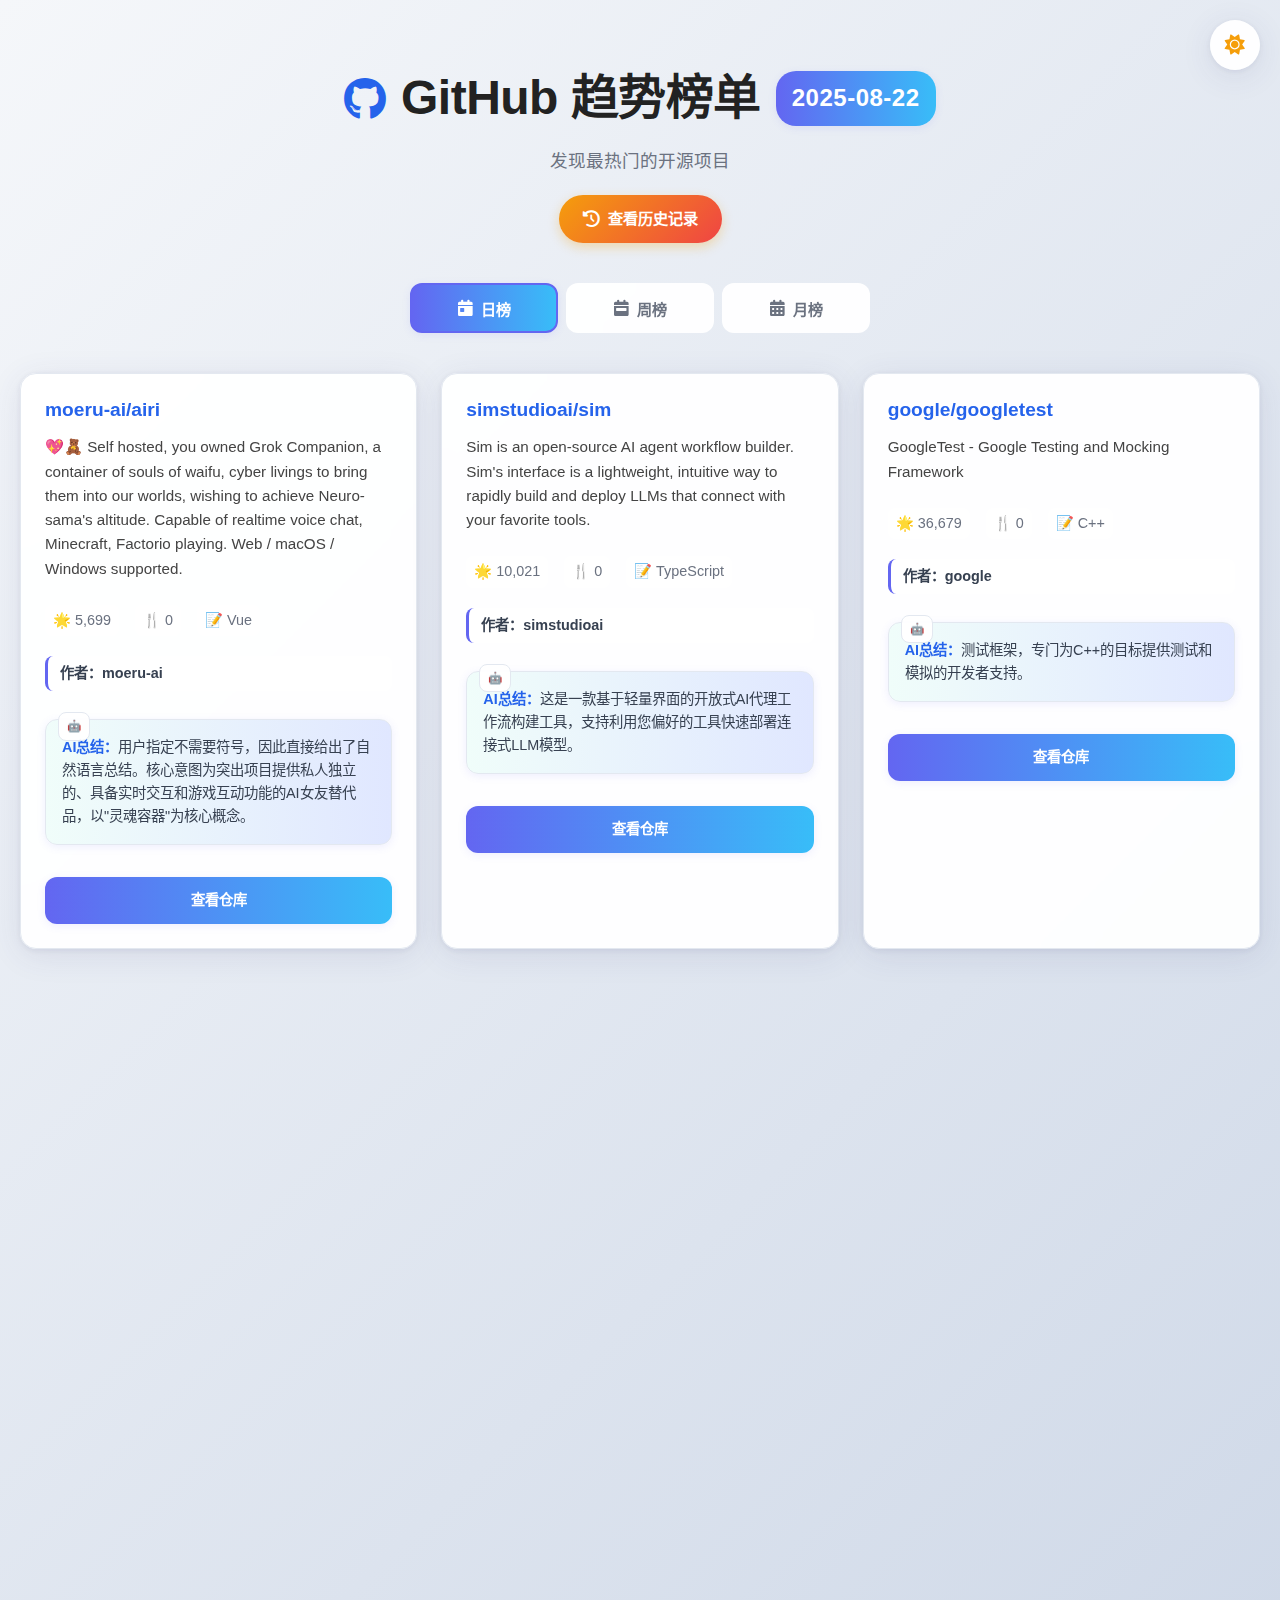
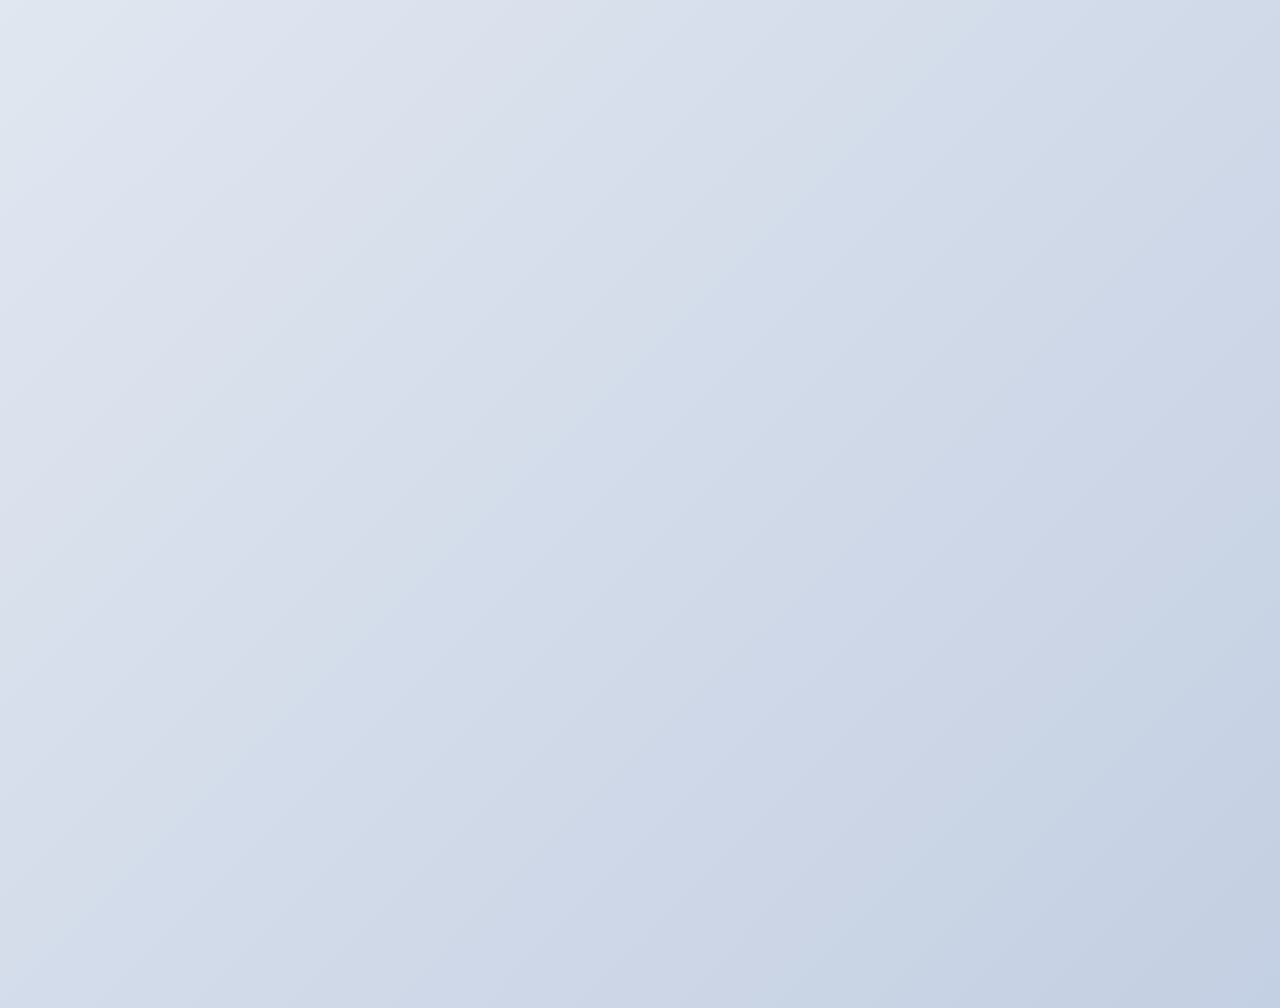
<file: history/2025-08-22/index.html>
<!DOCTYPE html>
<html lang="zh-cn">
<head>
    <meta charset="UTF-8">
    <title>GitHub 趋势榜单（2025-08-22）</title>
    <meta name="viewport" content="width=device-width, initial-scale=1.0">
    <link rel="stylesheet" href="github_trending_cards.css">
    <link href="https://cdnjs.cloudflare.com/ajax/libs/font-awesome/6.0.0/css/all.min.css" rel="stylesheet">
</head>
<body data-theme="light">
    <!-- 主题切换按钮 -->
    <div class="theme-toggle-container">
        <button class="theme-toggle" onclick="toggleTheme()" aria-label="切换主题">
            <i class="fas fa-sun sun-icon"></i>
            <i class="fas fa-moon moon-icon"></i>
        </button>
    </div>

    <!-- 页面标题 -->
    <div class="header-container">
        <h1>
            <i class="fab fa-github"></i>
            GitHub 趋势榜单
            <span class="date-badge">2025-08-22</span>
        </h1>
        <p class="subtitle">发现最热门的开源项目</p>
        
        <!-- 历史记录入口 -->
        <div class="history-entrance">
            <a href="history/" class="history-btn">
                <i class="fas fa-history"></i>
                <span>查看历史记录</span>
            </a>
            <div class="history-tooltip">
                📅 每日历史榜单已保存，点击查看完整记录
            </div>
        </div>
    </div>

    <!-- 标签页导航 -->
    <div class="tab-navigation">
        <button class="tab-btn active" onclick="showTab('daily')" data-tab="daily">
            <i class="fas fa-calendar-day"></i>
            <span>日榜</span>
        </button>
        <button class="tab-btn" onclick="showTab('weekly')" data-tab="weekly">
            <i class="fas fa-calendar-week"></i>
            <span>周榜</span>
        </button>
        <button class="tab-btn" onclick="showTab('monthly')" data-tab="monthly">
            <i class="fas fa-calendar-alt"></i>
            <span>月榜</span>
        </button>
    </div>

    <div id="daily" class="container tab-content">

        <div class="card">
            <div class="repo-title"><a href="https://github.com/moeru-ai/airi" target="_blank">moeru-ai/airi</a></div>
            <div class="desc">💖🧸 Self hosted, you owned Grok Companion, a container of souls of waifu, cyber livings to bring them into our worlds, wishing to achieve Neuro-sama's altitude. Capable of realtime voice chat, Minecraft, Factorio playing. Web / macOS / Windows supported.</div>
            <div class="meta">
                <span>🌟 5,699</span>
                <span>🍴 0</span>
                <span>📝 Vue</span>
            </div>
            <div class="author">作者：moeru-ai</div>
            <div class="ai-summary"><b>AI总结：</b>用户指定不需要符号，因此直接给出了自然语言总结。核心意图为突出项目提供私人独立的、具备实时交互和游戏互动功能的AI女友替代品，以"灵魂容器"为核心概念。</div>
            <a class="btn" href="https://github.com/moeru-ai/airi" target="_blank">查看仓库</a>
        </div>

        <div class="card">
            <div class="repo-title"><a href="https://github.com/simstudioai/sim" target="_blank">simstudioai/sim</a></div>
            <div class="desc">Sim is an open-source AI agent workflow builder. Sim's interface is a lightweight, intuitive way to rapidly build and deploy LLMs that connect with your favorite tools.</div>
            <div class="meta">
                <span>🌟 10,021</span>
                <span>🍴 0</span>
                <span>📝 TypeScript</span>
            </div>
            <div class="author">作者：simstudioai</div>
            <div class="ai-summary"><b>AI总结：</b>这是一款基于轻量界面的开放式AI代理工作流构建工具，支持利用您偏好的工具快速部署连接式LLM模型。</div>
            <a class="btn" href="https://github.com/simstudioai/sim" target="_blank">查看仓库</a>
        </div>

        <div class="card">
            <div class="repo-title"><a href="https://github.com/google/googletest" target="_blank">google/googletest</a></div>
            <div class="desc">GoogleTest - Google Testing and Mocking Framework</div>
            <div class="meta">
                <span>🌟 36,679</span>
                <span>🍴 0</span>
                <span>📝 C++</span>
            </div>
            <div class="author">作者：google</div>
            <div class="ai-summary"><b>AI总结：</b>测试框架，专门为C++的目标提供测试和模拟的开发者支持。</div>
            <a class="btn" href="https://github.com/google/googletest" target="_blank">查看仓库</a>
        </div>

        <div class="card">
            <div class="repo-title"><a href="https://github.com/bitwarden/clients" target="_blank">bitwarden/clients</a></div>
            <div class="desc">Bitwarden client apps (web, browser extension, desktop, and cli).</div>
            <div class="meta">
                <span>🌟 10,915</span>
                <span>🍴 0</span>
                <span>📝 TypeScript</span>
            </div>
            <div class="author">作者：bitwarden</div>
            <div class="ai-summary"><b>AI总结：</b>提供跨平台密码管理访问方式。</div>
            <a class="btn" href="https://github.com/bitwarden/clients" target="_blank">查看仓库</a>
        </div>

        <div class="card">
            <div class="repo-title"><a href="https://github.com/Budibase/budibase" target="_blank">Budibase/budibase</a></div>
            <div class="desc">Create business apps and automate workflows in minutes. Supports PostgreSQL, MySQL, MariaDB, MSSQL, MongoDB, Rest API, Docker, K8s, and more 🚀 No code / Low code platform..</div>
            <div class="meta">
                <span>🌟 25,666</span>
                <span>🍴 0</span>
                <span>📝 TypeScript</span>
            </div>
            <div class="author">作者：Budibase</div>
            <div class="ai-summary"><b>AI总结：</b>高效的低代码/无代码平台，用于快速构建业务应用和自动化工作流，支持多种数据库和部署环境</div>
            <a class="btn" href="https://github.com/Budibase/budibase" target="_blank">查看仓库</a>
        </div>

        <div class="card">
            <div class="repo-title"><a href="https://github.com/firecrawl/firecrawl" target="_blank">firecrawl/firecrawl</a></div>
            <div class="desc">The Web Data API for AI - Turn entire websites into LLM-ready markdown or structured data 🔥</div>
            <div class="meta">
                <span>🌟 50,640</span>
                <span>🍴 0</span>
                <span>📝 TypeScript</span>
            </div>
            <div class="author">作者：firecrawl</div>
            <div class="ai-summary"><b>AI总结：</b>将整个网站转换成适合大型语言模型使用的Markdown或结构化数据</div>
            <a class="btn" href="https://github.com/firecrawl/firecrawl" target="_blank">查看仓库</a>
        </div>

        <div class="card">
            <div class="repo-title"><a href="https://github.com/HunxByts/GhostTrack" target="_blank">HunxByts/GhostTrack</a></div>
            <div class="desc">Useful tool to track location or mobile number</div>
            <div class="meta">
                <span>🌟 2,662</span>
                <span>🍴 0</span>
                <span>📝 Python</span>
            </div>
            <div class="author">作者：HunxByts</div>
            <div class="ai-summary"><b>AI总结：</b>根据你提供的项目名称和简介，GhostTrack的核心功能是跟踪设备的位置或手机号码，并且作为一个实用工具，其开源性质可能是其亮点之一。

📍 建议一个简短描述：

GhostTrack是一个用于跟踪目标设备位置或手机号码的实用开源工具，实现了便捷的追溯功能。

如果你想了解该工具是如何提供的具体信息（例如：是通过唯一设备标识符？还是通过移动网络信号？），我可以分享更多细节。</div>
            <a class="btn" href="https://github.com/HunxByts/GhostTrack" target="_blank">查看仓库</a>
        </div>

        <div class="card">
            <div class="repo-title"><a href="https://github.com/nextjs/saas-starter" target="_blank">nextjs/saas-starter</a></div>
            <div class="desc">Get started quickly with Next.js, Postgres, Stripe, and shadcn/ui.</div>
            <div class="meta">
                <span>🌟 13,740</span>
                <span>🍴 0</span>
                <span>📝 TypeScript</span>
            </div>
            <div class="author">作者：nextjs</div>
            <div class="ai-summary"><b>AI总结：</b>基于Next.js搭建Postgres、Stripe和shadcn/ui的SaaS项目模板，以便快速启动并包含部署自动配置</div>
            <a class="btn" href="https://github.com/nextjs/saas-starter" target="_blank">查看仓库</a>
        </div>

        <div class="card">
            <div class="repo-title"><a href="https://github.com/plait-board/drawnix" target="_blank">plait-board/drawnix</a></div>
            <div class="desc">开源白板工具（SaaS），一体化白板，包含思维导图、流程图、自由画等。All in one open-source whiteboard tool with mind, flowchart, freehand and etc.</div>
            <div class="meta">
                <span>🌟 4,810</span>
                <span>🍴 0</span>
                <span>📝 TypeScript</span>
            </div>
            <div class="author">作者：plait-board</div>
            <div class="ai-summary"><b>AI总结：</b>提供一体化的图形协作工具，覆盖思维导图、流程图等多种功能，是灵活高效、开源可定制的开源白板SaaS工具。</div>
            <a class="btn" href="https://github.com/plait-board/drawnix" target="_blank">查看仓库</a>
        </div>

        <div class="card">
            <div class="repo-title"><a href="https://github.com/HeyPuter/puter" target="_blank">HeyPuter/puter</a></div>
            <div class="desc">🌐 The Internet OS! Free, Open-Source, and Self-Hostable.</div>
            <div class="meta">
                <span>🌟 35,506</span>
                <span>🍴 0</span>
                <span>📝 JavaScript</span>
            </div>
            <div class="author">作者：HeyPuter</div>
            <div class="ai-summary"><b>AI总结：</b>HeyPuter/puter 是一种可在自家服务器上自托管、开源且免费提供的在线操作系统。</div>
            <a class="btn" href="https://github.com/HeyPuter/puter" target="_blank">查看仓库</a>
        </div>

    </div>
    <div id="weekly" class="container tab-content" style="display:none;">

        <div class="card">
            <div class="repo-title"><a href="https://github.com/coleam00/Archon" target="_blank">coleam00/Archon</a></div>
            <div class="desc">Beta release of Archon OS - the knowledge and task management backbone for AI coding assistants.</div>
            <div class="meta">
                <span>🌟 10,140</span>
                <span>🍴 0</span>
                <span>📝 Python</span>
            </div>
            <div class="author">作者：coleam00</div>
            <div class="ai-summary"><b>AI总结：</b>Archon OS 是给AI编程助手用的基础系统，帮助它协调知识和任务来更有效地完成代码工作。</div>
            <a class="btn" href="https://github.com/coleam00/Archon" target="_blank">查看仓库</a>
        </div>

        <div class="card">
            <div class="repo-title"><a href="https://github.com/dyad-sh/dyad" target="_blank">dyad-sh/dyad</a></div>
            <div class="desc">Free, local, open-source AI app builder ✨ v0 / lovable / Bolt alternative 🌟 Star if you like it!</div>
            <div class="meta">
                <span>🌟 13,592</span>
                <span>🍴 0</span>
                <span>📝 TypeScript</span>
            </div>
            <div class="author">作者：dyad-sh</div>
            <div class="ai-summary"><b>AI总结：</b>dyad是一个免费的本地开源AI应用构建器，提供Bolt替代方案并强调可爱的设计和v0版本特色</div>
            <a class="btn" href="https://github.com/dyad-sh/dyad" target="_blank">查看仓库</a>
        </div>

        <div class="card">
            <div class="repo-title"><a href="https://github.com/QwenLM/Qwen3-Coder" target="_blank">QwenLM/Qwen3-Coder</a></div>
            <div class="desc">Qwen3-Coder is the code version of Qwen3, the large language model series developed by Qwen team, Alibaba Cloud.</div>
            <div class="meta">
                <span>🌟 12,473</span>
                <span>🍴 0</span>
                <span>📝 Python</span>
            </div>
            <div class="author">作者：QwenLM</div>
            <div class="ai-summary"><b>AI总结：</b>Qwen3-Coder 是由 Qwen 团队研发的专注于代码生成与理解的编程大模型。</div>
            <a class="btn" href="https://github.com/QwenLM/Qwen3-Coder" target="_blank">查看仓库</a>
        </div>

        <div class="card">
            <div class="repo-title"><a href="https://github.com/OpenBB-finance/OpenBB" target="_blank">OpenBB-finance/OpenBB</a></div>
            <div class="desc">Financial data platform for analysts, quants and AI agents.</div>
            <div class="meta">
                <span>🌟 50,932</span>
                <span>🍴 0</span>
                <span>📝 Python</span>
            </div>
            <div class="author">作者：OpenBB-finance</div>
            <div class="ai-summary"><b>AI总结：</b>OpenBB是面向金融分析师、量化交易员和AI代理的金融数据平台，核心在于提供丰富数据与分析工具，以支持投资策略与决策。</div>
            <a class="btn" href="https://github.com/OpenBB-finance/OpenBB" target="_blank">查看仓库</a>
        </div>

        <div class="card">
            <div class="repo-title"><a href="https://github.com/musistudio/claude-code-router" target="_blank">musistudio/claude-code-router</a></div>
            <div class="desc">Use Claude Code as the foundation for coding infrastructure, allowing you to decide how to interact with the model while enjoying updates from Anthropic.</div>
            <div class="meta">
                <span>🌟 14,581</span>
                <span>🍴 0</span>
                <span>📝 TypeScript</span>
            </div>
            <div class="author">作者：musistudio</div>
            <div class="ai-summary"><b>AI总结：</b>基于Claude Code构建编码基础设施的框架,提供灵活的模型交互控制</div>
            <a class="btn" href="https://github.com/musistudio/claude-code-router" target="_blank">查看仓库</a>
        </div>

        <div class="card">
            <div class="repo-title"><a href="https://github.com/moeru-ai/airi" target="_blank">moeru-ai/airi</a></div>
            <div class="desc">💖🧸 Self hosted, you owned Grok Companion, a container of souls of waifu, cyber livings to bring them into our worlds, wishing to achieve Neuro-sama's altitude. Capable of realtime voice chat, Minecraft, Factorio playing. Web / macOS / Windows supported.</div>
            <div class="meta">
                <span>🌟 5,708</span>
                <span>🍴 0</span>
                <span>📝 Vue</span>
            </div>
            <div class="author">作者：moeru-ai</div>
            <div class="ai-summary"><b>AI总结：</b>自己托管的零槽隙AI人类伴侣，基于容器技术，能支持实时语音、游戏等多模态交互和跨平台使用实现与赛博灵魂共存</div>
            <a class="btn" href="https://github.com/moeru-ai/airi" target="_blank">查看仓库</a>
        </div>

        <div class="card">
            <div class="repo-title"><a href="https://github.com/nautechsystems/nautilus_trader" target="_blank">nautechsystems/nautilus_trader</a></div>
            <div class="desc">A high-performance algorithmic trading platform and event-driven backtester</div>
            <div class="meta">
                <span>🌟 14,359</span>
                <span>🍴 0</span>
                <span>📝 Rust</span>
            </div>
            <div class="author">作者：nautechsystems</div>
            <div class="ai-summary"><b>AI总结：</b>高性能算法交易和事件驱动回测平台</div>
            <a class="btn" href="https://github.com/nautechsystems/nautilus_trader" target="_blank">查看仓库</a>
        </div>

        <div class="card">
            <div class="repo-title"><a href="https://github.com/frappe/hrms" target="_blank">frappe/hrms</a></div>
            <div class="desc">Open Source HR and Payroll Software</div>
            <div class="meta">
                <span>🌟 6,467</span>
                <span>🍴 0</span>
                <span>📝 Python</span>
            </div>
            <div class="author">作者：frappe</div>
            <div class="ai-summary"><b>AI总结：</b>一款轻量级、开源的HR与薪酬管理软件</div>
            <a class="btn" href="https://github.com/frappe/hrms" target="_blank">查看仓库</a>
        </div>

        <div class="card">
            <div class="repo-title"><a href="https://github.com/dtyq/magic" target="_blank">dtyq/magic</a></div>
            <div class="desc">Super Magic. The first open-source all-in-one AI productivity platform (Generalist AI Agent + Workflow Engine + IM + Online collaborative office system)</div>
            <div class="meta">
                <span>🌟 3,206</span>
                <span>🍴 0</span>
                <span>📝 PHP</span>
            </div>
            <div class="author">作者：dtyq</div>
            <div class="ai-summary"><b>AI总结：</b>dtyq/magic 是一个开源的一站式通用AI生产力平台，集AI代理、工作流、即时通讯和在线协作于一体</div>
            <a class="btn" href="https://github.com/dtyq/magic" target="_blank">查看仓库</a>
        </div>

        <div class="card">
            <div class="repo-title"><a href="https://github.com/srbhr/Resume-Matcher" target="_blank">srbhr/Resume-Matcher</a></div>
            <div class="desc">Improve your resumes with Resume Matcher. Get insights, keyword suggestions and tune your resumes to job descriptions.</div>
            <div class="meta">
                <span>🌟 22,835</span>
                <span>🍴 0</span>
                <span>📝 Python</span>
            </div>
            <div class="author">作者：srbhr</div>
            <div class="ai-summary"><b>AI总结：</b>简历匹配器旨在通过洞察与建议优化简历，提升就业匹配度。</div>
            <a class="btn" href="https://github.com/srbhr/Resume-Matcher" target="_blank">查看仓库</a>
        </div>

    </div>
    <div id="monthly" class="container tab-content" style="display:none;">

        <div class="card">
            <div class="repo-title"><a href="https://github.com/coleam00/Archon" target="_blank">coleam00/Archon</a></div>
            <div class="desc">Beta release of Archon OS - the knowledge and task management backbone for AI coding assistants.</div>
            <div class="meta">
                <span>🌟 10,140</span>
                <span>🍴 0</span>
                <span>📝 Python</span>
            </div>
            <div class="author">作者：coleam00</div>
            <div class="ai-summary"><b>AI总结：</b>Archon OS 是给AI编程助手用的基础系统，帮助它协调知识和任务来更有效地完成代码工作。</div>
            <a class="btn" href="https://github.com/coleam00/Archon" target="_blank">查看仓库</a>
        </div>

        <div class="card">
            <div class="repo-title"><a href="https://github.com/dyad-sh/dyad" target="_blank">dyad-sh/dyad</a></div>
            <div class="desc">Free, local, open-source AI app builder ✨ v0 / lovable / Bolt alternative 🌟 Star if you like it!</div>
            <div class="meta">
                <span>🌟 13,592</span>
                <span>🍴 0</span>
                <span>📝 TypeScript</span>
            </div>
            <div class="author">作者：dyad-sh</div>
            <div class="ai-summary"><b>AI总结：</b>dyad是一个免费的本地开源AI应用构建器，提供Bolt替代方案并强调可爱的设计和v0版本特色</div>
            <a class="btn" href="https://github.com/dyad-sh/dyad" target="_blank">查看仓库</a>
        </div>

        <div class="card">
            <div class="repo-title"><a href="https://github.com/QwenLM/Qwen3-Coder" target="_blank">QwenLM/Qwen3-Coder</a></div>
            <div class="desc">Qwen3-Coder is the code version of Qwen3, the large language model series developed by Qwen team, Alibaba Cloud.</div>
            <div class="meta">
                <span>🌟 12,473</span>
                <span>🍴 0</span>
                <span>📝 Python</span>
            </div>
            <div class="author">作者：QwenLM</div>
            <div class="ai-summary"><b>AI总结：</b>Qwen3-Coder 是由 Qwen 团队研发的专注于代码生成与理解的编程大模型。</div>
            <a class="btn" href="https://github.com/QwenLM/Qwen3-Coder" target="_blank">查看仓库</a>
        </div>

        <div class="card">
            <div class="repo-title"><a href="https://github.com/OpenBB-finance/OpenBB" target="_blank">OpenBB-finance/OpenBB</a></div>
            <div class="desc">Financial data platform for analysts, quants and AI agents.</div>
            <div class="meta">
                <span>🌟 50,932</span>
                <span>🍴 0</span>
                <span>📝 Python</span>
            </div>
            <div class="author">作者：OpenBB-finance</div>
            <div class="ai-summary"><b>AI总结：</b>OpenBB是面向金融分析师、量化交易员和AI代理的金融数据平台，核心在于提供丰富数据与分析工具，以支持投资策略与决策。</div>
            <a class="btn" href="https://github.com/OpenBB-finance/OpenBB" target="_blank">查看仓库</a>
        </div>

        <div class="card">
            <div class="repo-title"><a href="https://github.com/musistudio/claude-code-router" target="_blank">musistudio/claude-code-router</a></div>
            <div class="desc">Use Claude Code as the foundation for coding infrastructure, allowing you to decide how to interact with the model while enjoying updates from Anthropic.</div>
            <div class="meta">
                <span>🌟 14,581</span>
                <span>🍴 0</span>
                <span>📝 TypeScript</span>
            </div>
            <div class="author">作者：musistudio</div>
            <div class="ai-summary"><b>AI总结：</b>基于Claude Code构建编码基础设施的框架,提供灵活的模型交互控制</div>
            <a class="btn" href="https://github.com/musistudio/claude-code-router" target="_blank">查看仓库</a>
        </div>

        <div class="card">
            <div class="repo-title"><a href="https://github.com/moeru-ai/airi" target="_blank">moeru-ai/airi</a></div>
            <div class="desc">💖🧸 Self hosted, you owned Grok Companion, a container of souls of waifu, cyber livings to bring them into our worlds, wishing to achieve Neuro-sama's altitude. Capable of realtime voice chat, Minecraft, Factorio playing. Web / macOS / Windows supported.</div>
            <div class="meta">
                <span>🌟 5,708</span>
                <span>🍴 0</span>
                <span>📝 Vue</span>
            </div>
            <div class="author">作者：moeru-ai</div>
            <div class="ai-summary"><b>AI总结：</b>自己托管的零槽隙AI人类伴侣，基于容器技术，能支持实时语音、游戏等多模态交互和跨平台使用实现与赛博灵魂共存</div>
            <a class="btn" href="https://github.com/moeru-ai/airi" target="_blank">查看仓库</a>
        </div>

        <div class="card">
            <div class="repo-title"><a href="https://github.com/nautechsystems/nautilus_trader" target="_blank">nautechsystems/nautilus_trader</a></div>
            <div class="desc">A high-performance algorithmic trading platform and event-driven backtester</div>
            <div class="meta">
                <span>🌟 14,359</span>
                <span>🍴 0</span>
                <span>📝 Rust</span>
            </div>
            <div class="author">作者：nautechsystems</div>
            <div class="ai-summary"><b>AI总结：</b>高性能算法交易和事件驱动回测平台</div>
            <a class="btn" href="https://github.com/nautechsystems/nautilus_trader" target="_blank">查看仓库</a>
        </div>

        <div class="card">
            <div class="repo-title"><a href="https://github.com/frappe/hrms" target="_blank">frappe/hrms</a></div>
            <div class="desc">Open Source HR and Payroll Software</div>
            <div class="meta">
                <span>🌟 6,467</span>
                <span>🍴 0</span>
                <span>📝 Python</span>
            </div>
            <div class="author">作者：frappe</div>
            <div class="ai-summary"><b>AI总结：</b>一款轻量级、开源的HR与薪酬管理软件</div>
            <a class="btn" href="https://github.com/frappe/hrms" target="_blank">查看仓库</a>
        </div>

        <div class="card">
            <div class="repo-title"><a href="https://github.com/dtyq/magic" target="_blank">dtyq/magic</a></div>
            <div class="desc">Super Magic. The first open-source all-in-one AI productivity platform (Generalist AI Agent + Workflow Engine + IM + Online collaborative office system)</div>
            <div class="meta">
                <span>🌟 3,206</span>
                <span>🍴 0</span>
                <span>📝 PHP</span>
            </div>
            <div class="author">作者：dtyq</div>
            <div class="ai-summary"><b>AI总结：</b>dtyq/magic 是一个开源的一站式通用AI生产力平台，集AI代理、工作流、即时通讯和在线协作于一体</div>
            <a class="btn" href="https://github.com/dtyq/magic" target="_blank">查看仓库</a>
        </div>

        <div class="card">
            <div class="repo-title"><a href="https://github.com/srbhr/Resume-Matcher" target="_blank">srbhr/Resume-Matcher</a></div>
            <div class="desc">Improve your resumes with Resume Matcher. Get insights, keyword suggestions and tune your resumes to job descriptions.</div>
            <div class="meta">
                <span>🌟 22,835</span>
                <span>🍴 0</span>
                <span>📝 Python</span>
            </div>
            <div class="author">作者：srbhr</div>
            <div class="ai-summary"><b>AI总结：</b>简历匹配器旨在通过洞察与建议优化简历，提升就业匹配度。</div>
            <a class="btn" href="https://github.com/srbhr/Resume-Matcher" target="_blank">查看仓库</a>
        </div>

    </div>
    <script>
    // 主题切换功能
    function toggleTheme() {
        const body = document.body;
        const currentTheme = body.getAttribute('data-theme');
        const newTheme = currentTheme === 'light' ? 'dark' : 'light';

        body.setAttribute('data-theme', newTheme);
        localStorage.setItem('theme', newTheme);

        // 添加切换动画
        body.style.transition = 'background-color 0.3s ease, color 0.3s ease';
        setTimeout(() => {
            body.style.transition = '';
        }, 300);
    }

    // 页面加载时恢复主题设置
    document.addEventListener('DOMContentLoaded', function() {
        const savedTheme = localStorage.getItem('theme') || 'light';
        document.body.setAttribute('data-theme', savedTheme);
    });

    // 标签页切换功能
    function showTab(tab) {
        // 隐藏所有标签页内容
        document.getElementById('daily').style.display = 'none';
        document.getElementById('weekly').style.display = 'none';
        document.getElementById('monthly').style.display = 'none';

        // 显示选中的标签页
        document.getElementById(tab).style.display = '';

        // 更新标签页按钮状态
        document.querySelectorAll('.tab-btn').forEach(btn => {
            btn.classList.remove('active');
        });
        document.querySelector(`[data-tab="${tab}"]`).classList.add('active');

        // 添加切换动画
        const container = document.getElementById(tab);
        container.style.opacity = '0';
        container.style.transform = 'translateY(20px)';

        setTimeout(() => {
            container.style.transition = 'opacity 0.4s ease, transform 0.4s ease';
            container.style.opacity = '1';
            container.style.transform = 'translateY(0)';
        }, 50);

        setTimeout(() => {
            container.style.transition = '';
        }, 450);
    }

    // 卡片动画效果
    document.addEventListener('DOMContentLoaded', function() {
        const cards = document.querySelectorAll('.card');

        const observerOptions = {
            threshold: 0.1,
            rootMargin: '0px 0px -50px 0px'
        };

        const observer = new IntersectionObserver((entries) => {
            entries.forEach(entry => {
                if (entry.isIntersecting) {
                    entry.target.style.opacity = '1';
                    entry.target.style.transform = 'translateY(0)';
                }
            });
        }, observerOptions);

        cards.forEach((card, index) => {
            card.style.opacity = '0';
            card.style.transform = 'translateY(30px)';
            card.style.transition = `opacity 0.6s ease ${index * 0.1}s, transform 0.6s ease ${index * 0.1}s`;
            observer.observe(card);
        });
    });
    </script>
</body>
</html>
</file>
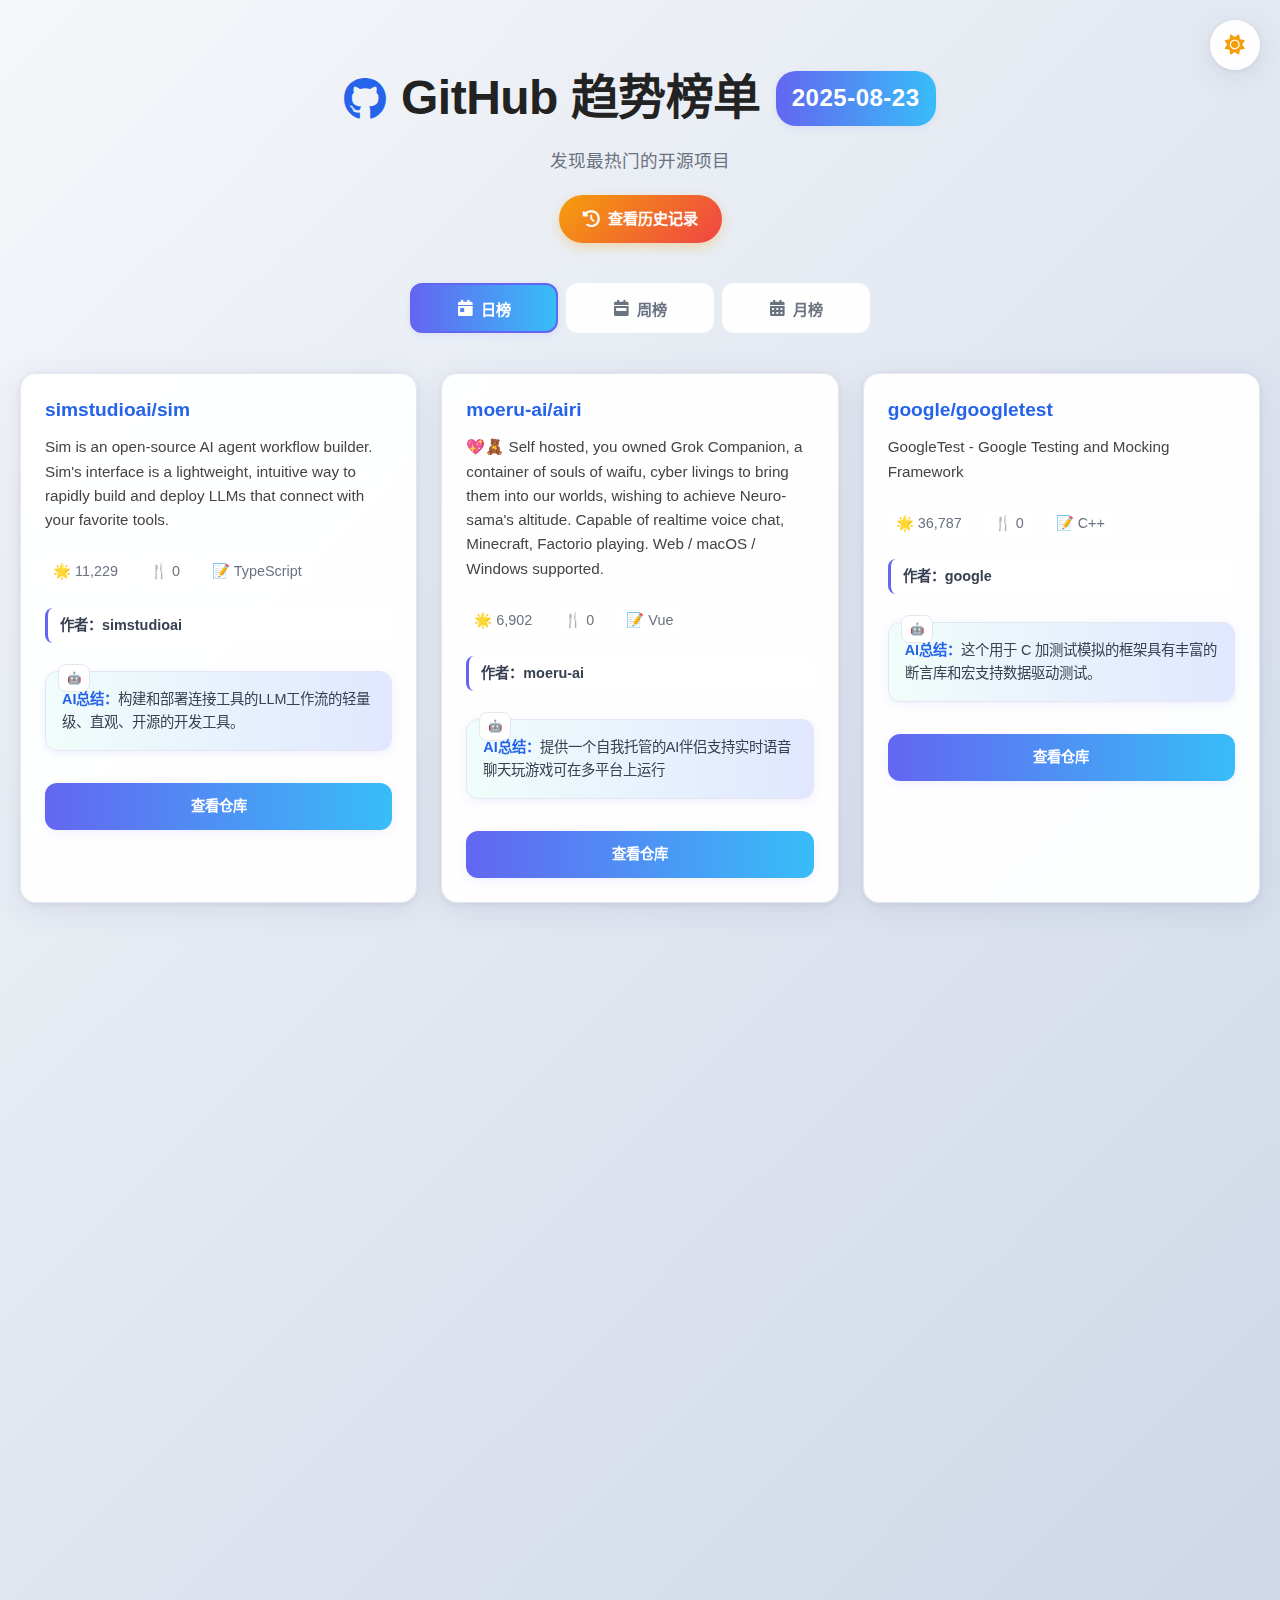
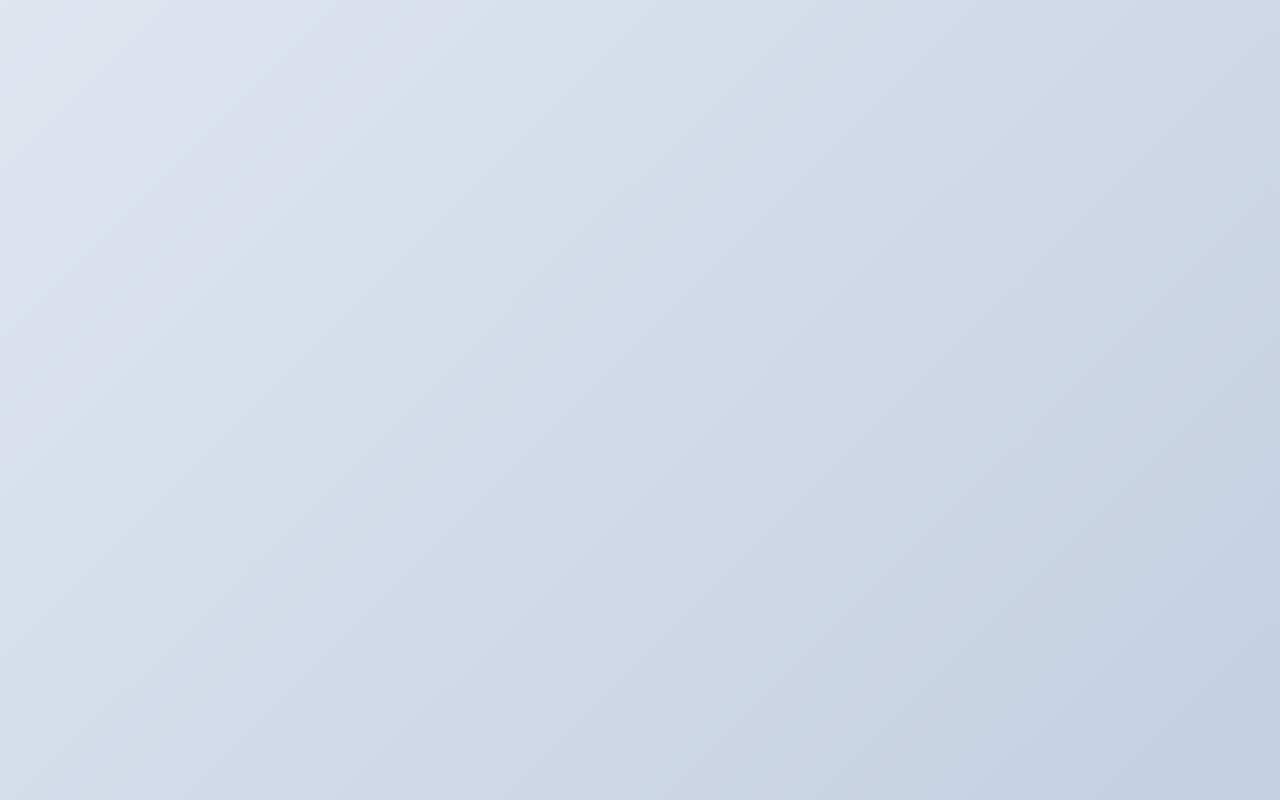
<file: history/2025-08-23/index.html>
<!DOCTYPE html>
<html lang="zh-cn">
<head>
    <meta charset="UTF-8">
    <title>GitHub 趋势榜单（2025-08-23）</title>
    <meta name="viewport" content="width=device-width, initial-scale=1.0">
    <link rel="stylesheet" href="github_trending_cards.css">
    <link href="https://cdnjs.cloudflare.com/ajax/libs/font-awesome/6.0.0/css/all.min.css" rel="stylesheet">
</head>
<body data-theme="light">
    <!-- 主题切换按钮 -->
    <div class="theme-toggle-container">
        <button class="theme-toggle" onclick="toggleTheme()" aria-label="切换主题">
            <i class="fas fa-sun sun-icon"></i>
            <i class="fas fa-moon moon-icon"></i>
        </button>
    </div>

    <!-- 页面标题 -->
    <div class="header-container">
        <h1>
            <i class="fab fa-github"></i>
            GitHub 趋势榜单
            <span class="date-badge">2025-08-23</span>
        </h1>
        <p class="subtitle">发现最热门的开源项目</p>
        
        <!-- 历史记录入口 -->
        <div class="history-entrance">
            <a href="history/" class="history-btn">
                <i class="fas fa-history"></i>
                <span>查看历史记录</span>
            </a>
            <div class="history-tooltip">
                📅 每日历史榜单已保存，点击查看完整记录
            </div>
        </div>
    </div>

    <!-- 标签页导航 -->
    <div class="tab-navigation">
        <button class="tab-btn active" onclick="showTab('daily')" data-tab="daily">
            <i class="fas fa-calendar-day"></i>
            <span>日榜</span>
        </button>
        <button class="tab-btn" onclick="showTab('weekly')" data-tab="weekly">
            <i class="fas fa-calendar-week"></i>
            <span>周榜</span>
        </button>
        <button class="tab-btn" onclick="showTab('monthly')" data-tab="monthly">
            <i class="fas fa-calendar-alt"></i>
            <span>月榜</span>
        </button>
    </div>

    <div id="daily" class="container tab-content">

        <div class="card">
            <div class="repo-title"><a href="https://github.com/simstudioai/sim" target="_blank">simstudioai/sim</a></div>
            <div class="desc">Sim is an open-source AI agent workflow builder. Sim's interface is a lightweight, intuitive way to rapidly build and deploy LLMs that connect with your favorite tools.</div>
            <div class="meta">
                <span>🌟 11,229</span>
                <span>🍴 0</span>
                <span>📝 TypeScript</span>
            </div>
            <div class="author">作者：simstudioai</div>
            <div class="ai-summary"><b>AI总结：</b>构建和部署连接工具的LLM工作流的轻量级、直观、开源的开发工具。</div>
            <a class="btn" href="https://github.com/simstudioai/sim" target="_blank">查看仓库</a>
        </div>

        <div class="card">
            <div class="repo-title"><a href="https://github.com/moeru-ai/airi" target="_blank">moeru-ai/airi</a></div>
            <div class="desc">💖🧸 Self hosted, you owned Grok Companion, a container of souls of waifu, cyber livings to bring them into our worlds, wishing to achieve Neuro-sama's altitude. Capable of realtime voice chat, Minecraft, Factorio playing. Web / macOS / Windows supported.</div>
            <div class="meta">
                <span>🌟 6,902</span>
                <span>🍴 0</span>
                <span>📝 Vue</span>
            </div>
            <div class="author">作者：moeru-ai</div>
            <div class="ai-summary"><b>AI总结：</b>提供一个自我托管的AI伴侣支持实时语音聊天玩游戏可在多平台上运行</div>
            <a class="btn" href="https://github.com/moeru-ai/airi" target="_blank">查看仓库</a>
        </div>

        <div class="card">
            <div class="repo-title"><a href="https://github.com/google/googletest" target="_blank">google/googletest</a></div>
            <div class="desc">GoogleTest - Google Testing and Mocking Framework</div>
            <div class="meta">
                <span>🌟 36,787</span>
                <span>🍴 0</span>
                <span>📝 C++</span>
            </div>
            <div class="author">作者：google</div>
            <div class="ai-summary"><b>AI总结：</b>这个用于 C 加测试模拟的框架具有丰富的断言库和宏支持数据驱动测试。</div>
            <a class="btn" href="https://github.com/google/googletest" target="_blank">查看仓库</a>
        </div>

        <div class="card">
            <div class="repo-title"><a href="https://github.com/dataease/SQLBot" target="_blank">dataease/SQLBot</a></div>
            <div class="desc">基于大模型和 RAG 的智能问数系统。Text-to-SQL Generation via LLMs using RAG.</div>
            <div class="meta">
                <span>🌟 879</span>
                <span>🍴 0</span>
                <span>📝 Python</span>
            </div>
            <div class="author">作者：dataease</div>
            <div class="ai-summary"><b>AI总结：</b>基于大模型和RAG技术，将自然语言查询转换为SQL语句的智能系统</div>
            <a class="btn" href="https://github.com/dataease/SQLBot" target="_blank">查看仓库</a>
        </div>

        <div class="card">
            <div class="repo-title"><a href="https://github.com/dream-num/univer" target="_blank">dream-num/univer</a></div>
            <div class="desc">Univer is a full-stack framework for creating and editing spreadsheets, documents, and slides on both web and server.</div>
            <div class="meta">
                <span>🌟 10,139</span>
                <span>🍴 0</span>
                <span>📝 TypeScript</span>
            </div>
            <div class="author">作者：dream-num</div>
            <div class="ai-summary"><b>AI总结：</b>univer是一个全栈框架用于在网页和服务器端创建编辑电子表格文档和幻灯片</div>
            <a class="btn" href="https://github.com/dream-num/univer" target="_blank">查看仓库</a>
        </div>

        <div class="card">
            <div class="repo-title"><a href="https://github.com/HunxByts/GhostTrack" target="_blank">HunxByts/GhostTrack</a></div>
            <div class="desc">Useful tool to track location or mobile number</div>
            <div class="meta">
                <span>🌟 3,127</span>
                <span>🍴 0</span>
                <span>📝 Python</span>
            </div>
            <div class="author">作者：HunxByts</div>
            <div class="ai-summary"><b>AI总结：</b>GhostTrack是一个简洁实用的隐私保护工具，可追踪位置或手机，守护个人安全。</div>
            <a class="btn" href="https://github.com/HunxByts/GhostTrack" target="_blank">查看仓库</a>
        </div>

        <div class="card">
            <div class="repo-title"><a href="https://github.com/puckeditor/puck" target="_blank">puckeditor/puck</a></div>
            <div class="desc">The visual editor for React</div>
            <div class="meta">
                <span>🌟 7,943</span>
                <span>🍴 0</span>
                <span>📝 TypeScript</span>
            </div>
            <div class="author">作者：puckeditor</div>
            <div class="ai-summary"><b>AI总结：</b>无需编写代码通过拖拽组件即可快速构建复杂的 React 界面大幅提升开发效率</div>
            <a class="btn" href="https://github.com/puckeditor/puck" target="_blank">查看仓库</a>
        </div>

        <div class="card">
            <div class="repo-title"><a href="https://github.com/Dokploy/dokploy" target="_blank">Dokploy/dokploy</a></div>
            <div class="desc">Open Source Alternative to Vercel, Netlify and Heroku.</div>
            <div class="meta">
                <span>🌟 23,665</span>
                <span>🍴 0</span>
                <span>📝 TypeScript</span>
            </div>
            <div class="author">作者：Dokploy</div>
            <div class="ai-summary"><b>AI总结：</b>Dokploy 是一个开源替代品，提供类似Vercel和Netlify的应用托管服务和CI/CD功能，同时具备一键部署等特点</div>
            <a class="btn" href="https://github.com/Dokploy/dokploy" target="_blank">查看仓库</a>
        </div>

        <div class="card">
            <div class="repo-title"><a href="https://github.com/puppeteer/puppeteer" target="_blank">puppeteer/puppeteer</a></div>
            <div class="desc">JavaScript API for Chrome and Firefox</div>
            <div class="meta">
                <span>🌟 92,119</span>
                <span>🍴 0</span>
                <span>📝 TypeScript</span>
            </div>
            <div class="author">作者：puppeteer</div>
            <div class="ai-summary"><b>AI总结：</b>基于JavaScript的浏览器控制接口，同时支持Chromium和Firefox两大引擎，广泛用于自动测试、网页抓取与DOM操作任务。</div>
            <a class="btn" href="https://github.com/puppeteer/puppeteer" target="_blank">查看仓库</a>
        </div>

        <div class="card">
            <div class="repo-title"><a href="https://github.com/SpecterOps/BloodHound" target="_blank">SpecterOps/BloodHound</a></div>
            <div class="desc">Six Degrees of Domain Admin</div>
            <div class="meta">
                <span>🌟 2,151</span>
                <span>🍴 0</span>
                <span>📝 Go</span>
            </div>
            <div class="author">作者：SpecterOps</div>
            <div class="ai-summary"><b>AI总结：</b>血Hound是一款社交工程路径分析工具，用于破解Active Directory域环境中的六度空间域管理员路径。</div>
            <a class="btn" href="https://github.com/SpecterOps/BloodHound" target="_blank">查看仓库</a>
        </div>

    </div>
    <div id="weekly" class="container tab-content" style="display:none;">

        <div class="card">
            <div class="repo-title"><a href="https://github.com/coleam00/Archon" target="_blank">coleam00/Archon</a></div>
            <div class="desc">Beta release of Archon OS - the knowledge and task management backbone for AI coding assistants.</div>
            <div class="meta">
                <span>🌟 10,283</span>
                <span>🍴 0</span>
                <span>📝 Python</span>
            </div>
            <div class="author">作者：coleam00</div>
            <div class="ai-summary"><b>AI总结：</b>旨在为AI编码助手提供知识和任务管理支撑的Archon OS测试版。</div>
            <a class="btn" href="https://github.com/coleam00/Archon" target="_blank">查看仓库</a>
        </div>

        <div class="card">
            <div class="repo-title"><a href="https://github.com/dyad-sh/dyad" target="_blank">dyad-sh/dyad</a></div>
            <div class="desc">Free, local, open-source AI app builder ✨ v0 / lovable / Bolt alternative 🌟 Star if you like it!</div>
            <div class="meta">
                <span>🌟 13,658</span>
                <span>🍴 0</span>
                <span>📝 TypeScript</span>
            </div>
            <div class="author">作者：dyad-sh</div>
            <div class="ai-summary"><b>AI总结：</b>构建您的AI应用，搭建AI应用无需远程服务器！</div>
            <a class="btn" href="https://github.com/dyad-sh/dyad" target="_blank">查看仓库</a>
        </div>

        <div class="card">
            <div class="repo-title"><a href="https://github.com/moeru-ai/airi" target="_blank">moeru-ai/airi</a></div>
            <div class="desc">💖🧸 Self hosted, you owned Grok Companion, a container of souls of waifu, cyber livings to bring them into our worlds, wishing to achieve Neuro-sama's altitude. Capable of realtime voice chat, Minecraft, Factorio playing. Web / macOS / Windows supported.</div>
            <div class="meta">
                <span>🌟 6,907</span>
                <span>🍴 0</span>
                <span>📝 Vue</span>
            </div>
            <div class="author">作者：moeru-ai</div>
            <div class="ai-summary"><b>AI总结：</b>为您打造的私有GrokAI伴侣融合实时语音对话经典游戏及跨平台支持让数字伴侣入驻现实还原仿佛拥有看护者的独特体验</div>
            <a class="btn" href="https://github.com/moeru-ai/airi" target="_blank">查看仓库</a>
        </div>

        <div class="card">
            <div class="repo-title"><a href="https://github.com/QwenLM/Qwen3-Coder" target="_blank">QwenLM/Qwen3-Coder</a></div>
            <div class="desc">Qwen3-Coder is the code version of Qwen3, the large language model series developed by Qwen team, Alibaba Cloud.</div>
            <div class="meta">
                <span>🌟 12,542</span>
                <span>🍴 0</span>
                <span>📝 Python</span>
            </div>
            <div class="author">作者：QwenLM</div>
            <div class="ai-summary"><b>AI总结：</b>由阿里云Qwen团队基于Qwen3大模型打造的代码专用模型，旨在深度赋能开发者，实现智能代码理解和生成，堪称代码任务的智慧大脑，让编程更高效更智能。</div>
            <a class="btn" href="https://github.com/QwenLM/Qwen3-Coder" target="_blank">查看仓库</a>
        </div>

        <div class="card">
            <div class="repo-title"><a href="https://github.com/OpenBB-finance/OpenBB" target="_blank">OpenBB-finance/OpenBB</a></div>
            <div class="desc">Financial data platform for analysts, quants and AI agents.</div>
            <div class="meta">
                <span>🌟 51,023</span>
                <span>🍴 0</span>
                <span>📝 Python</span>
            </div>
            <div class="author">作者：OpenBB-finance</div>
            <div class="ai-summary"><b>AI总结：</b>OpenBB为分析师、数量分析师和AI代理提供可商用的金融数据分析工具。</div>
            <a class="btn" href="https://github.com/OpenBB-finance/OpenBB" target="_blank">查看仓库</a>
        </div>

        <div class="card">
            <div class="repo-title"><a href="https://github.com/musistudio/claude-code-router" target="_blank">musistudio/claude-code-router</a></div>
            <div class="desc">Use Claude Code as the foundation for coding infrastructure, allowing you to decide how to interact with the model while enjoying updates from Anthropic.</div>
            <div class="meta">
                <span>🌟 14,784</span>
                <span>🍴 0</span>
                <span>📝 TypeScript</span>
            </div>
            <div class="author">作者：musistudio</div>
            <div class="ai-summary"><b>AI总结：</b>该项目利用Claude Code作为基础构建编码基础设施 让用户自定义与模型的交互方式 并持续获得Anthropic的更新</div>
            <a class="btn" href="https://github.com/musistudio/claude-code-router" target="_blank">查看仓库</a>
        </div>

        <div class="card">
            <div class="repo-title"><a href="https://github.com/dtyq/magic" target="_blank">dtyq/magic</a></div>
            <div class="desc">Super Magic. The first open-source all-in-one AI productivity platform (Generalist AI Agent + Workflow Engine + IM + Online collaborative office system)</div>
            <div class="meta">
                <span>🌟 3,293</span>
                <span>🍴 0</span>
                <span>📝 PHP</span>
            </div>
            <div class="author">作者：dtyq</div>
            <div class="ai-summary"><b>AI总结：</b>通用地面智能代理、工作流引擎、即时通信和在线协作的统一平台，提升用户生产力与工作流协同管理效率。</div>
            <a class="btn" href="https://github.com/dtyq/magic" target="_blank">查看仓库</a>
        </div>

        <div class="card">
            <div class="repo-title"><a href="https://github.com/nautechsystems/nautilus_trader" target="_blank">nautechsystems/nautilus_trader</a></div>
            <div class="desc">A high-performance algorithmic trading platform and event-driven backtester</div>
            <div class="meta">
                <span>🌟 14,405</span>
                <span>🍴 0</span>
                <span>📝 Rust</span>
            </div>
            <div class="author">作者：nautechsystems</div>
            <div class="ai-summary"><b>AI总结：</b>一款专注于开发与执行算法交易策略的高性能事件驱动回测平台</div>
            <a class="btn" href="https://github.com/nautechsystems/nautilus_trader" target="_blank">查看仓库</a>
        </div>

        <div class="card">
            <div class="repo-title"><a href="https://github.com/simstudioai/sim" target="_blank">simstudioai/sim</a></div>
            <div class="desc">Sim is an open-source AI agent workflow builder. Sim's interface is a lightweight, intuitive way to rapidly build and deploy LLMs that connect with your favorite tools.</div>
            <div class="meta">
                <span>🌟 11,232</span>
                <span>🍴 0</span>
                <span>📝 TypeScript</span>
            </div>
            <div class="author">作者：simstudioai</div>
            <div class="ai-summary"><b>AI总结：</b>开源AI代理工作流构建工具，通过轻量、直观的界面快速部署LLM并连接用户喜爱工具。</div>
            <a class="btn" href="https://github.com/simstudioai/sim" target="_blank">查看仓库</a>
        </div>

        <div class="card">
            <div class="repo-title"><a href="https://github.com/frappe/hrms" target="_blank">frappe/hrms</a></div>
            <div class="desc">Open Source HR and Payroll Software</div>
            <div class="meta">
                <span>🌟 6,498</span>
                <span>🍴 0</span>
                <span>📝 Python</span>
            </div>
            <div class="author">作者：frappe</div>
            <div class="ai-summary"><b>AI总结：</b>一款开源的人力资源与工资管理软件</div>
            <a class="btn" href="https://github.com/frappe/hrms" target="_blank">查看仓库</a>
        </div>

    </div>
    <div id="monthly" class="container tab-content" style="display:none;">

        <div class="card">
            <div class="repo-title"><a href="https://github.com/coleam00/Archon" target="_blank">coleam00/Archon</a></div>
            <div class="desc">Beta release of Archon OS - the knowledge and task management backbone for AI coding assistants.</div>
            <div class="meta">
                <span>🌟 10,283</span>
                <span>🍴 0</span>
                <span>📝 Python</span>
            </div>
            <div class="author">作者：coleam00</div>
            <div class="ai-summary"><b>AI总结：</b>旨在为AI编码助手提供知识和任务管理支撑的Archon OS测试版。</div>
            <a class="btn" href="https://github.com/coleam00/Archon" target="_blank">查看仓库</a>
        </div>

        <div class="card">
            <div class="repo-title"><a href="https://github.com/dyad-sh/dyad" target="_blank">dyad-sh/dyad</a></div>
            <div class="desc">Free, local, open-source AI app builder ✨ v0 / lovable / Bolt alternative 🌟 Star if you like it!</div>
            <div class="meta">
                <span>🌟 13,658</span>
                <span>🍴 0</span>
                <span>📝 TypeScript</span>
            </div>
            <div class="author">作者：dyad-sh</div>
            <div class="ai-summary"><b>AI总结：</b>构建您的AI应用，搭建AI应用无需远程服务器！</div>
            <a class="btn" href="https://github.com/dyad-sh/dyad" target="_blank">查看仓库</a>
        </div>

        <div class="card">
            <div class="repo-title"><a href="https://github.com/moeru-ai/airi" target="_blank">moeru-ai/airi</a></div>
            <div class="desc">💖🧸 Self hosted, you owned Grok Companion, a container of souls of waifu, cyber livings to bring them into our worlds, wishing to achieve Neuro-sama's altitude. Capable of realtime voice chat, Minecraft, Factorio playing. Web / macOS / Windows supported.</div>
            <div class="meta">
                <span>🌟 6,907</span>
                <span>🍴 0</span>
                <span>📝 Vue</span>
            </div>
            <div class="author">作者：moeru-ai</div>
            <div class="ai-summary"><b>AI总结：</b>为您打造的私有GrokAI伴侣融合实时语音对话经典游戏及跨平台支持让数字伴侣入驻现实还原仿佛拥有看护者的独特体验</div>
            <a class="btn" href="https://github.com/moeru-ai/airi" target="_blank">查看仓库</a>
        </div>

        <div class="card">
            <div class="repo-title"><a href="https://github.com/QwenLM/Qwen3-Coder" target="_blank">QwenLM/Qwen3-Coder</a></div>
            <div class="desc">Qwen3-Coder is the code version of Qwen3, the large language model series developed by Qwen team, Alibaba Cloud.</div>
            <div class="meta">
                <span>🌟 12,542</span>
                <span>🍴 0</span>
                <span>📝 Python</span>
            </div>
            <div class="author">作者：QwenLM</div>
            <div class="ai-summary"><b>AI总结：</b>由阿里云Qwen团队基于Qwen3大模型打造的代码专用模型，旨在深度赋能开发者，实现智能代码理解和生成，堪称代码任务的智慧大脑，让编程更高效更智能。</div>
            <a class="btn" href="https://github.com/QwenLM/Qwen3-Coder" target="_blank">查看仓库</a>
        </div>

        <div class="card">
            <div class="repo-title"><a href="https://github.com/OpenBB-finance/OpenBB" target="_blank">OpenBB-finance/OpenBB</a></div>
            <div class="desc">Financial data platform for analysts, quants and AI agents.</div>
            <div class="meta">
                <span>🌟 51,023</span>
                <span>🍴 0</span>
                <span>📝 Python</span>
            </div>
            <div class="author">作者：OpenBB-finance</div>
            <div class="ai-summary"><b>AI总结：</b>OpenBB为分析师、数量分析师和AI代理提供可商用的金融数据分析工具。</div>
            <a class="btn" href="https://github.com/OpenBB-finance/OpenBB" target="_blank">查看仓库</a>
        </div>

        <div class="card">
            <div class="repo-title"><a href="https://github.com/musistudio/claude-code-router" target="_blank">musistudio/claude-code-router</a></div>
            <div class="desc">Use Claude Code as the foundation for coding infrastructure, allowing you to decide how to interact with the model while enjoying updates from Anthropic.</div>
            <div class="meta">
                <span>🌟 14,784</span>
                <span>🍴 0</span>
                <span>📝 TypeScript</span>
            </div>
            <div class="author">作者：musistudio</div>
            <div class="ai-summary"><b>AI总结：</b>该项目利用Claude Code作为基础构建编码基础设施 让用户自定义与模型的交互方式 并持续获得Anthropic的更新</div>
            <a class="btn" href="https://github.com/musistudio/claude-code-router" target="_blank">查看仓库</a>
        </div>

        <div class="card">
            <div class="repo-title"><a href="https://github.com/dtyq/magic" target="_blank">dtyq/magic</a></div>
            <div class="desc">Super Magic. The first open-source all-in-one AI productivity platform (Generalist AI Agent + Workflow Engine + IM + Online collaborative office system)</div>
            <div class="meta">
                <span>🌟 3,293</span>
                <span>🍴 0</span>
                <span>📝 PHP</span>
            </div>
            <div class="author">作者：dtyq</div>
            <div class="ai-summary"><b>AI总结：</b>通用地面智能代理、工作流引擎、即时通信和在线协作的统一平台，提升用户生产力与工作流协同管理效率。</div>
            <a class="btn" href="https://github.com/dtyq/magic" target="_blank">查看仓库</a>
        </div>

        <div class="card">
            <div class="repo-title"><a href="https://github.com/nautechsystems/nautilus_trader" target="_blank">nautechsystems/nautilus_trader</a></div>
            <div class="desc">A high-performance algorithmic trading platform and event-driven backtester</div>
            <div class="meta">
                <span>🌟 14,405</span>
                <span>🍴 0</span>
                <span>📝 Rust</span>
            </div>
            <div class="author">作者：nautechsystems</div>
            <div class="ai-summary"><b>AI总结：</b>一款专注于开发与执行算法交易策略的高性能事件驱动回测平台</div>
            <a class="btn" href="https://github.com/nautechsystems/nautilus_trader" target="_blank">查看仓库</a>
        </div>

        <div class="card">
            <div class="repo-title"><a href="https://github.com/simstudioai/sim" target="_blank">simstudioai/sim</a></div>
            <div class="desc">Sim is an open-source AI agent workflow builder. Sim's interface is a lightweight, intuitive way to rapidly build and deploy LLMs that connect with your favorite tools.</div>
            <div class="meta">
                <span>🌟 11,232</span>
                <span>🍴 0</span>
                <span>📝 TypeScript</span>
            </div>
            <div class="author">作者：simstudioai</div>
            <div class="ai-summary"><b>AI总结：</b>开源AI代理工作流构建工具，通过轻量、直观的界面快速部署LLM并连接用户喜爱工具。</div>
            <a class="btn" href="https://github.com/simstudioai/sim" target="_blank">查看仓库</a>
        </div>

        <div class="card">
            <div class="repo-title"><a href="https://github.com/frappe/hrms" target="_blank">frappe/hrms</a></div>
            <div class="desc">Open Source HR and Payroll Software</div>
            <div class="meta">
                <span>🌟 6,498</span>
                <span>🍴 0</span>
                <span>📝 Python</span>
            </div>
            <div class="author">作者：frappe</div>
            <div class="ai-summary"><b>AI总结：</b>一款开源的人力资源与工资管理软件</div>
            <a class="btn" href="https://github.com/frappe/hrms" target="_blank">查看仓库</a>
        </div>

    </div>
    <script>
    // 主题切换功能
    function toggleTheme() {
        const body = document.body;
        const currentTheme = body.getAttribute('data-theme');
        const newTheme = currentTheme === 'light' ? 'dark' : 'light';

        body.setAttribute('data-theme', newTheme);
        localStorage.setItem('theme', newTheme);

        // 添加切换动画
        body.style.transition = 'background-color 0.3s ease, color 0.3s ease';
        setTimeout(() => {
            body.style.transition = '';
        }, 300);
    }

    // 页面加载时恢复主题设置
    document.addEventListener('DOMContentLoaded', function() {
        const savedTheme = localStorage.getItem('theme') || 'light';
        document.body.setAttribute('data-theme', savedTheme);
    });

    // 标签页切换功能
    function showTab(tab) {
        // 隐藏所有标签页内容
        document.getElementById('daily').style.display = 'none';
        document.getElementById('weekly').style.display = 'none';
        document.getElementById('monthly').style.display = 'none';

        // 显示选中的标签页
        document.getElementById(tab).style.display = '';

        // 更新标签页按钮状态
        document.querySelectorAll('.tab-btn').forEach(btn => {
            btn.classList.remove('active');
        });
        document.querySelector(`[data-tab="${tab}"]`).classList.add('active');

        // 添加切换动画
        const container = document.getElementById(tab);
        container.style.opacity = '0';
        container.style.transform = 'translateY(20px)';

        setTimeout(() => {
            container.style.transition = 'opacity 0.4s ease, transform 0.4s ease';
            container.style.opacity = '1';
            container.style.transform = 'translateY(0)';
        }, 50);

        setTimeout(() => {
            container.style.transition = '';
        }, 450);
    }

    // 卡片动画效果
    document.addEventListener('DOMContentLoaded', function() {
        const cards = document.querySelectorAll('.card');

        const observerOptions = {
            threshold: 0.1,
            rootMargin: '0px 0px -50px 0px'
        };

        const observer = new IntersectionObserver((entries) => {
            entries.forEach(entry => {
                if (entry.isIntersecting) {
                    entry.target.style.opacity = '1';
                    entry.target.style.transform = 'translateY(0)';
                }
            });
        }, observerOptions);

        cards.forEach((card, index) => {
            card.style.opacity = '0';
            card.style.transform = 'translateY(30px)';
            card.style.transition = `opacity 0.6s ease ${index * 0.1}s, transform 0.6s ease ${index * 0.1}s`;
            observer.observe(card);
        });
    });
    </script>
</body>
</html>
</file>
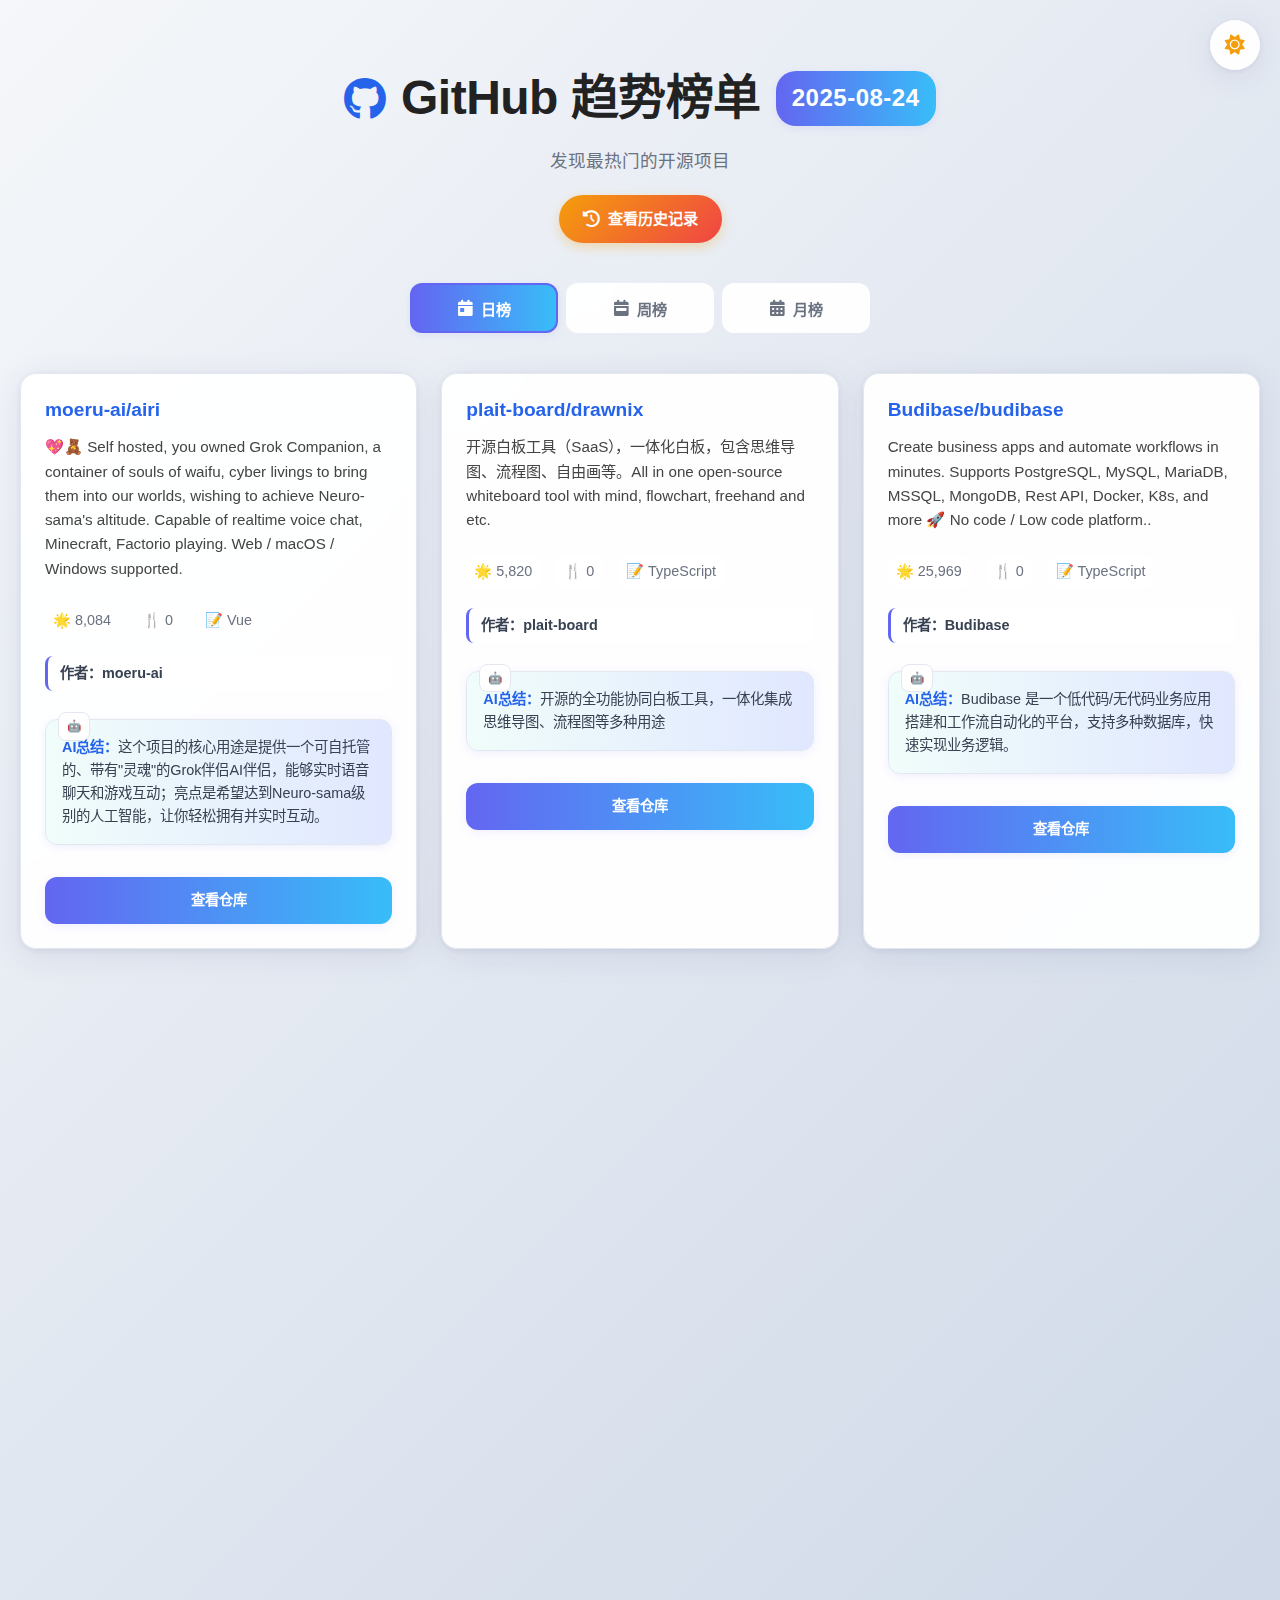
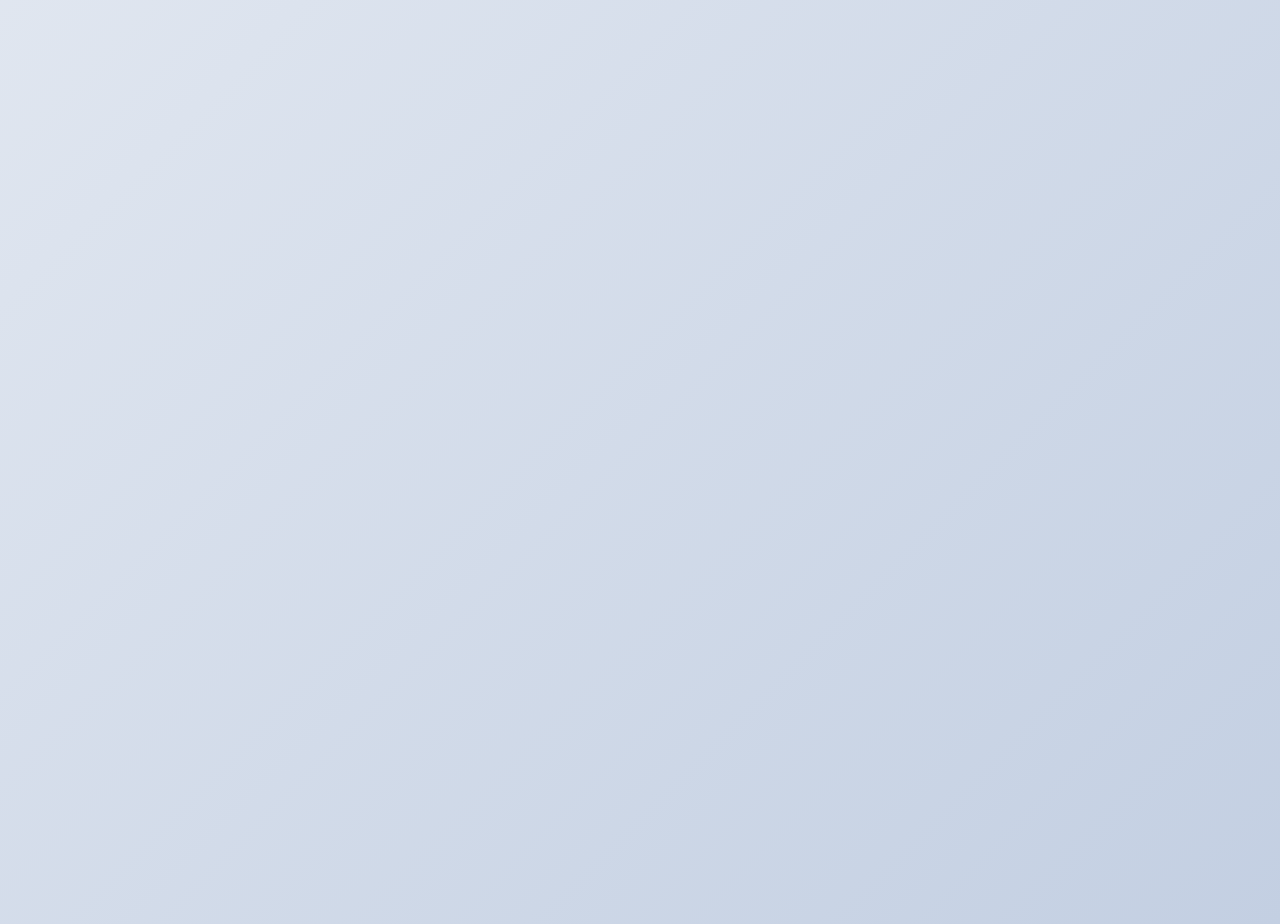
<file: history/2025-08-24/index.html>
<!DOCTYPE html>
<html lang="zh-cn">
<head>
    <meta charset="UTF-8">
    <title>GitHub 趋势榜单（2025-08-24）</title>
    <meta name="viewport" content="width=device-width, initial-scale=1.0">
    <link rel="stylesheet" href="github_trending_cards.css">
    <link href="https://cdnjs.cloudflare.com/ajax/libs/font-awesome/6.0.0/css/all.min.css" rel="stylesheet">
</head>
<body data-theme="light">
    <!-- 主题切换按钮 -->
    <div class="theme-toggle-container">
        <button class="theme-toggle" onclick="toggleTheme()" aria-label="切换主题">
            <i class="fas fa-sun sun-icon"></i>
            <i class="fas fa-moon moon-icon"></i>
        </button>
    </div>

    <!-- 页面标题 -->
    <div class="header-container">
        <h1>
            <i class="fab fa-github"></i>
            GitHub 趋势榜单
            <span class="date-badge">2025-08-24</span>
        </h1>
        <p class="subtitle">发现最热门的开源项目</p>
        
        <!-- 历史记录入口 -->
        <div class="history-entrance">
            <a href="history/" class="history-btn">
                <i class="fas fa-history"></i>
                <span>查看历史记录</span>
            </a>
            <div class="history-tooltip">
                📅 每日历史榜单已保存，点击查看完整记录
            </div>
        </div>
    </div>

    <!-- 标签页导航 -->
    <div class="tab-navigation">
        <button class="tab-btn active" onclick="showTab('daily')" data-tab="daily">
            <i class="fas fa-calendar-day"></i>
            <span>日榜</span>
        </button>
        <button class="tab-btn" onclick="showTab('weekly')" data-tab="weekly">
            <i class="fas fa-calendar-week"></i>
            <span>周榜</span>
        </button>
        <button class="tab-btn" onclick="showTab('monthly')" data-tab="monthly">
            <i class="fas fa-calendar-alt"></i>
            <span>月榜</span>
        </button>
    </div>

    <div id="daily" class="container tab-content">

        <div class="card">
            <div class="repo-title"><a href="https://github.com/moeru-ai/airi" target="_blank">moeru-ai/airi</a></div>
            <div class="desc">💖🧸 Self hosted, you owned Grok Companion, a container of souls of waifu, cyber livings to bring them into our worlds, wishing to achieve Neuro-sama's altitude. Capable of realtime voice chat, Minecraft, Factorio playing. Web / macOS / Windows supported.</div>
            <div class="meta">
                <span>🌟 8,084</span>
                <span>🍴 0</span>
                <span>📝 Vue</span>
            </div>
            <div class="author">作者：moeru-ai</div>
            <div class="ai-summary"><b>AI总结：</b>这个项目的核心用途是提供一个可自托管的、带有"灵魂"的Grok伴侣AI伴侣，能够实时语音聊天和游戏互动；亮点是希望达到Neuro-sama级别的人工智能，让你轻松拥有并实时互动。</div>
            <a class="btn" href="https://github.com/moeru-ai/airi" target="_blank">查看仓库</a>
        </div>

        <div class="card">
            <div class="repo-title"><a href="https://github.com/plait-board/drawnix" target="_blank">plait-board/drawnix</a></div>
            <div class="desc">开源白板工具（SaaS），一体化白板，包含思维导图、流程图、自由画等。All in one open-source whiteboard tool with mind, flowchart, freehand and etc.</div>
            <div class="meta">
                <span>🌟 5,820</span>
                <span>🍴 0</span>
                <span>📝 TypeScript</span>
            </div>
            <div class="author">作者：plait-board</div>
            <div class="ai-summary"><b>AI总结：</b>开源的全功能协同白板工具，一体化集成思维导图、流程图等多种用途</div>
            <a class="btn" href="https://github.com/plait-board/drawnix" target="_blank">查看仓库</a>
        </div>

        <div class="card">
            <div class="repo-title"><a href="https://github.com/Budibase/budibase" target="_blank">Budibase/budibase</a></div>
            <div class="desc">Create business apps and automate workflows in minutes. Supports PostgreSQL, MySQL, MariaDB, MSSQL, MongoDB, Rest API, Docker, K8s, and more 🚀 No code / Low code platform..</div>
            <div class="meta">
                <span>🌟 25,969</span>
                <span>🍴 0</span>
                <span>📝 TypeScript</span>
            </div>
            <div class="author">作者：Budibase</div>
            <div class="ai-summary"><b>AI总结：</b>Budibase 是一个低代码/无代码业务应用搭建和工作流自动化的平台，支持多种数据库，快速实现业务逻辑。</div>
            <a class="btn" href="https://github.com/Budibase/budibase" target="_blank">查看仓库</a>
        </div>

        <div class="card">
            <div class="repo-title"><a href="https://github.com/simstudioai/sim" target="_blank">simstudioai/sim</a></div>
            <div class="desc">Sim is an open-source AI agent workflow builder. Sim's interface is a lightweight, intuitive way to rapidly build and deploy LLMs that connect with your favorite tools.</div>
            <div class="meta">
                <span>🌟 11,637</span>
                <span>🍴 0</span>
                <span>📝 TypeScript</span>
            </div>
            <div class="author">作者：simstudioai</div>
            <div class="ai-summary"><b>AI总结：</b>开源AI代理工作流构建器，用于通过轻量级界面快速整合海量数据的AI代理。</div>
            <a class="btn" href="https://github.com/simstudioai/sim" target="_blank">查看仓库</a>
        </div>

        <div class="card">
            <div class="repo-title"><a href="https://github.com/google/googletest" target="_blank">google/googletest</a></div>
            <div class="desc">GoogleTest - Google Testing and Mocking Framework</div>
            <div class="meta">
                <span>🌟 36,853</span>
                <span>🍴 0</span>
                <span>📝 C++</span>
            </div>
            <div class="author">作者：google</div>
            <div class="ai-summary"><b>AI总结：</b>Googletest：稳定高效的单元测试与模拟框架</div>
            <a class="btn" href="https://github.com/google/googletest" target="_blank">查看仓库</a>
        </div>

        <div class="card">
            <div class="repo-title"><a href="https://github.com/HunxByts/GhostTrack" target="_blank">HunxByts/GhostTrack</a></div>
            <div class="desc">Useful tool to track location or mobile number</div>
            <div class="meta">
                <span>🌟 3,480</span>
                <span>🍴 0</span>
                <span>📝 Python</span>
            </div>
            <div class="author">作者：HunxByts</div>
            <div class="ai-summary"><b>AI总结：</b>追踪位置和手机号码的功能性工具，实用便捷。</div>
            <a class="btn" href="https://github.com/HunxByts/GhostTrack" target="_blank">查看仓库</a>
        </div>

        <div class="card">
            <div class="repo-title"><a href="https://github.com/Leantime/leantime" target="_blank">Leantime/leantime</a></div>
            <div class="desc">Leantime is a goals focused project management system for non-project managers. Building with ADHD, Autism, and dyslexia in mind.</div>
            <div class="meta">
                <span>🌟 6,981</span>
                <span>🍴 0</span>
                <span>📝 PHP</span>
            </div>
            <div class="author">作者：Leantime</div>
            <div class="ai-summary"><b>AI总结：</b>Leantime 是专为非项目管理者设计的目标导向型项目管理系统，特别考虑了ADHD、自闭症和诵读困难用户的需求。</div>
            <a class="btn" href="https://github.com/Leantime/leantime" target="_blank">查看仓库</a>
        </div>

        <div class="card">
            <div class="repo-title"><a href="https://github.com/clash-verge-rev/clash-verge-rev" target="_blank">clash-verge-rev/clash-verge-rev</a></div>
            <div class="desc">A modern GUI client based on Tauri, designed to run in Windows, macOS and Linux for tailored proxy experience</div>
            <div class="meta">
                <span>🌟 71,649</span>
                <span>🍴 0</span>
                <span>📝 TypeScript</span>
            </div>
            <div class="author">作者：clash-verge-rev</div>
            <div class="ai-summary"><b>AI总结：</b>clash-verge-rev 是一个基于 Tauri 构建的现代化 GUI 客户端，专为 Windows、macOS 和 Linux 设计，提供跨平台的定制化代理体验。</div>
            <a class="btn" href="https://github.com/clash-verge-rev/clash-verge-rev" target="_blank">查看仓库</a>
        </div>

        <div class="card">
            <div class="repo-title"><a href="https://github.com/winapps-org/winapps" target="_blank">winapps-org/winapps</a></div>
            <div class="desc">Run Windows apps such as Microsoft Office/Adobe in Linux (Ubuntu/Fedora) and GNOME/KDE as if they were a part of the native OS, including Nautilus integration. Hard fork ofhttps://github.com/Fmstrat/winapps/</div>
            <div class="meta">
                <span>🌟 4,874</span>
                <span>🍴 0</span>
                <span>📝 Shell</span>
            </div>
            <div class="author">作者：winapps-org</div>
            <div class="ai-summary"><b>AI总结：</b>在 Linux 和 GNOME/KDE 上以接近原生体验运行 Windows 应用程序。</div>
            <a class="btn" href="https://github.com/winapps-org/winapps" target="_blank">查看仓库</a>
        </div>

        <div class="card">
            <div class="repo-title"><a href="https://github.com/zigtools/zls" target="_blank">zigtools/zls</a></div>
            <div class="desc">A language server for Zig supporting developers with features like autocomplete and goto definition</div>
            <div class="meta">
                <span>🌟 4,070</span>
                <span>🍴 0</span>
                <span>📝 Zig</span>
            </div>
            <div class="author">作者：zigtools</div>
            <div class="ai-summary"><b>AI总结：</b>zigtools/zls 是一个为 Zig 语言提供语言服务器的项目，它支持自动补全和跳转到定义等功能，从而帮助开发者提升编码效率。</div>
            <a class="btn" href="https://github.com/zigtools/zls" target="_blank">查看仓库</a>
        </div>

    </div>
    <div id="weekly" class="container tab-content" style="display:none;">

        <div class="card">
            <div class="repo-title"><a href="https://github.com/coleam00/Archon" target="_blank">coleam00/Archon</a></div>
            <div class="desc">Beta release of Archon OS - the knowledge and task management backbone for AI coding assistants.</div>
            <div class="meta">
                <span>🌟 10,410</span>
                <span>🍴 0</span>
                <span>📝 Python</span>
            </div>
            <div class="author">作者：coleam00</div>
            <div class="ai-summary"><b>AI总结：</b>Archon OS 是知识和任务管理的骨干专为AI编码助手设计的Beta版本操作系统为骨干引擎简化任务处理与知识整合</div>
            <a class="btn" href="https://github.com/coleam00/Archon" target="_blank">查看仓库</a>
        </div>

        <div class="card">
            <div class="repo-title"><a href="https://github.com/dyad-sh/dyad" target="_blank">dyad-sh/dyad</a></div>
            <div class="desc">Free, local, open-source AI app builder ✨ v0 / lovable / Bolt alternative 🌟 Star if you like it!</div>
            <div class="meta">
                <span>🌟 13,726</span>
                <span>🍴 0</span>
                <span>📝 TypeScript</span>
            </div>
            <div class="author">作者：dyad-sh</div>
            <div class="ai-summary"><b>AI总结：</b>本地免费的开源AI应用构建工具，提供友好用户界面与Bolt替代方案</div>
            <a class="btn" href="https://github.com/dyad-sh/dyad" target="_blank">查看仓库</a>
        </div>

        <div class="card">
            <div class="repo-title"><a href="https://github.com/moeru-ai/airi" target="_blank">moeru-ai/airi</a></div>
            <div class="desc">💖🧸 Self hosted, you owned Grok Companion, a container of souls of waifu, cyber livings to bring them into our worlds, wishing to achieve Neuro-sama's altitude. Capable of realtime voice chat, Minecraft, Factorio playing. Web / macOS / Windows supported.</div>
            <div class="meta">
                <span>🌟 8,092</span>
                <span>🍴 0</span>
                <span>📝 Vue</span>
            </div>
            <div class="author">作者：moeru-ai</div>
            <div class="ai-summary"><b>AI总结：</b>自己部署的智能伴侣系统，基于容器化技术提供实时语音交互、游戏联机等跨平台功能，旨在实现拥有拟人灵魂的数字化陪伴体验</div>
            <a class="btn" href="https://github.com/moeru-ai/airi" target="_blank">查看仓库</a>
        </div>

        <div class="card">
            <div class="repo-title"><a href="https://github.com/simstudioai/sim" target="_blank">simstudioai/sim</a></div>
            <div class="desc">Sim is an open-source AI agent workflow builder. Sim's interface is a lightweight, intuitive way to rapidly build and deploy LLMs that connect with your favorite tools.</div>
            <div class="meta">
                <span>🌟 11,639</span>
                <span>🍴 0</span>
                <span>📝 TypeScript</span>
            </div>
            <div class="author">作者：simstudioai</div>
            <div class="ai-summary"><b>AI总结：</b>simstudioai的sim工具通过轻量级 intuitive 界面轻松构建发布连接 tools 的 llm 代理</div>
            <a class="btn" href="https://github.com/simstudioai/sim" target="_blank">查看仓库</a>
        </div>

        <div class="card">
            <div class="repo-title"><a href="https://github.com/musistudio/claude-code-router" target="_blank">musistudio/claude-code-router</a></div>
            <div class="desc">Use Claude Code as the foundation for coding infrastructure, allowing you to decide how to interact with the model while enjoying updates from Anthropic.</div>
            <div class="meta">
                <span>🌟 14,919</span>
                <span>🍴 0</span>
                <span>📝 TypeScript</span>
            </div>
            <div class="author">作者：musistudio</div>
            <div class="ai-summary"><b>AI总结：</b>基于Claude Code构建编码基础设施，实现灵活交互与自动更新</div>
            <a class="btn" href="https://github.com/musistudio/claude-code-router" target="_blank">查看仓库</a>
        </div>

        <div class="card">
            <div class="repo-title"><a href="https://github.com/dtyq/magic" target="_blank">dtyq/magic</a></div>
            <div class="desc">Super Magic. The first open-source all-in-one AI productivity platform (Generalist AI Agent + Workflow Engine + IM + Online collaborative office system)</div>
            <div class="meta">
                <span>🌟 3,368</span>
                <span>🍴 0</span>
                <span>📝 PHP</span>
            </div>
            <div class="author">作者：dtyq</div>
            <div class="ai-summary"><b>AI总结：</b>超级开源全功能AI生产力平台集通用型AI代理、工作流引擎、即时通讯及协同办公于一体</div>
            <a class="btn" href="https://github.com/dtyq/magic" target="_blank">查看仓库</a>
        </div>

        <div class="card">
            <div class="repo-title"><a href="https://github.com/OpenBB-finance/OpenBB" target="_blank">OpenBB-finance/OpenBB</a></div>
            <div class="desc">Financial data platform for analysts, quants and AI agents.</div>
            <div class="meta">
                <span>🌟 51,092</span>
                <span>🍴 0</span>
                <span>📝 Python</span>
            </div>
            <div class="author">作者：OpenBB-finance</div>
            <div class="ai-summary"><b>AI总结：</b>用于分析师、量化的金融数据整合平台，赋能他们进行更便捷的分析与策略开发。</div>
            <a class="btn" href="https://github.com/OpenBB-finance/OpenBB" target="_blank">查看仓库</a>
        </div>

        <div class="card">
            <div class="repo-title"><a href="https://github.com/nautechsystems/nautilus_trader" target="_blank">nautechsystems/nautilus_trader</a></div>
            <div class="desc">A high-performance algorithmic trading platform and event-driven backtester</div>
            <div class="meta">
                <span>🌟 14,443</span>
                <span>🍴 0</span>
                <span>📝 Rust</span>
            </div>
            <div class="author">作者：nautechsystems</div>
            <div class="ai-summary"><b>AI总结：</b>nautechsystems/nautilus_trader 是一个高性能算法交易平台和事件驱动回测工具</div>
            <a class="btn" href="https://github.com/nautechsystems/nautilus_trader" target="_blank">查看仓库</a>
        </div>

        <div class="card">
            <div class="repo-title"><a href="https://github.com/QwenLM/Qwen3-Coder" target="_blank">QwenLM/Qwen3-Coder</a></div>
            <div class="desc">Qwen3-Coder is the code version of Qwen3, the large language model series developed by Qwen team, Alibaba Cloud.</div>
            <div class="meta">
                <span>🌟 12,586</span>
                <span>🍴 0</span>
                <span>📝 Python</span>
            </div>
            <div class="author">作者：QwenLM</div>
            <div class="ai-summary"><b>AI总结：</b>高性能编程辅助工具：基于Qwen3大模型打造的Qwen3-Coder专注于代码生成与理解，提升开发工作流。</div>
            <a class="btn" href="https://github.com/QwenLM/Qwen3-Coder" target="_blank">查看仓库</a>
        </div>

        <div class="card">
            <div class="repo-title"><a href="https://github.com/vllm-project/vllm" target="_blank">vllm-project/vllm</a></div>
            <div class="desc">A high-throughput and memory-efficient inference and serving engine for LLMs</div>
            <div class="meta">
                <span>🌟 56,113</span>
                <span>🍴 0</span>
                <span>📝 Python</span>
            </div>
            <div class="author">作者：vllm-project</div>
            <div class="ai-summary"><b>AI总结：</b>为大模型提供高性能、低内存占用的推理和部署引擎</div>
            <a class="btn" href="https://github.com/vllm-project/vllm" target="_blank">查看仓库</a>
        </div>

    </div>
    <div id="monthly" class="container tab-content" style="display:none;">

        <div class="card">
            <div class="repo-title"><a href="https://github.com/coleam00/Archon" target="_blank">coleam00/Archon</a></div>
            <div class="desc">Beta release of Archon OS - the knowledge and task management backbone for AI coding assistants.</div>
            <div class="meta">
                <span>🌟 10,410</span>
                <span>🍴 0</span>
                <span>📝 Python</span>
            </div>
            <div class="author">作者：coleam00</div>
            <div class="ai-summary"><b>AI总结：</b>Archon OS 是知识和任务管理的骨干专为AI编码助手设计的Beta版本操作系统为骨干引擎简化任务处理与知识整合</div>
            <a class="btn" href="https://github.com/coleam00/Archon" target="_blank">查看仓库</a>
        </div>

        <div class="card">
            <div class="repo-title"><a href="https://github.com/dyad-sh/dyad" target="_blank">dyad-sh/dyad</a></div>
            <div class="desc">Free, local, open-source AI app builder ✨ v0 / lovable / Bolt alternative 🌟 Star if you like it!</div>
            <div class="meta">
                <span>🌟 13,726</span>
                <span>🍴 0</span>
                <span>📝 TypeScript</span>
            </div>
            <div class="author">作者：dyad-sh</div>
            <div class="ai-summary"><b>AI总结：</b>本地免费的开源AI应用构建工具，提供友好用户界面与Bolt替代方案</div>
            <a class="btn" href="https://github.com/dyad-sh/dyad" target="_blank">查看仓库</a>
        </div>

        <div class="card">
            <div class="repo-title"><a href="https://github.com/moeru-ai/airi" target="_blank">moeru-ai/airi</a></div>
            <div class="desc">💖🧸 Self hosted, you owned Grok Companion, a container of souls of waifu, cyber livings to bring them into our worlds, wishing to achieve Neuro-sama's altitude. Capable of realtime voice chat, Minecraft, Factorio playing. Web / macOS / Windows supported.</div>
            <div class="meta">
                <span>🌟 8,092</span>
                <span>🍴 0</span>
                <span>📝 Vue</span>
            </div>
            <div class="author">作者：moeru-ai</div>
            <div class="ai-summary"><b>AI总结：</b>自己部署的智能伴侣系统，基于容器化技术提供实时语音交互、游戏联机等跨平台功能，旨在实现拥有拟人灵魂的数字化陪伴体验</div>
            <a class="btn" href="https://github.com/moeru-ai/airi" target="_blank">查看仓库</a>
        </div>

        <div class="card">
            <div class="repo-title"><a href="https://github.com/simstudioai/sim" target="_blank">simstudioai/sim</a></div>
            <div class="desc">Sim is an open-source AI agent workflow builder. Sim's interface is a lightweight, intuitive way to rapidly build and deploy LLMs that connect with your favorite tools.</div>
            <div class="meta">
                <span>🌟 11,639</span>
                <span>🍴 0</span>
                <span>📝 TypeScript</span>
            </div>
            <div class="author">作者：simstudioai</div>
            <div class="ai-summary"><b>AI总结：</b>simstudioai的sim工具通过轻量级 intuitive 界面轻松构建发布连接 tools 的 llm 代理</div>
            <a class="btn" href="https://github.com/simstudioai/sim" target="_blank">查看仓库</a>
        </div>

        <div class="card">
            <div class="repo-title"><a href="https://github.com/musistudio/claude-code-router" target="_blank">musistudio/claude-code-router</a></div>
            <div class="desc">Use Claude Code as the foundation for coding infrastructure, allowing you to decide how to interact with the model while enjoying updates from Anthropic.</div>
            <div class="meta">
                <span>🌟 14,919</span>
                <span>🍴 0</span>
                <span>📝 TypeScript</span>
            </div>
            <div class="author">作者：musistudio</div>
            <div class="ai-summary"><b>AI总结：</b>基于Claude Code构建编码基础设施，实现灵活交互与自动更新</div>
            <a class="btn" href="https://github.com/musistudio/claude-code-router" target="_blank">查看仓库</a>
        </div>

        <div class="card">
            <div class="repo-title"><a href="https://github.com/dtyq/magic" target="_blank">dtyq/magic</a></div>
            <div class="desc">Super Magic. The first open-source all-in-one AI productivity platform (Generalist AI Agent + Workflow Engine + IM + Online collaborative office system)</div>
            <div class="meta">
                <span>🌟 3,368</span>
                <span>🍴 0</span>
                <span>📝 PHP</span>
            </div>
            <div class="author">作者：dtyq</div>
            <div class="ai-summary"><b>AI总结：</b>超级开源全功能AI生产力平台集通用型AI代理、工作流引擎、即时通讯及协同办公于一体</div>
            <a class="btn" href="https://github.com/dtyq/magic" target="_blank">查看仓库</a>
        </div>

        <div class="card">
            <div class="repo-title"><a href="https://github.com/OpenBB-finance/OpenBB" target="_blank">OpenBB-finance/OpenBB</a></div>
            <div class="desc">Financial data platform for analysts, quants and AI agents.</div>
            <div class="meta">
                <span>🌟 51,092</span>
                <span>🍴 0</span>
                <span>📝 Python</span>
            </div>
            <div class="author">作者：OpenBB-finance</div>
            <div class="ai-summary"><b>AI总结：</b>用于分析师、量化的金融数据整合平台，赋能他们进行更便捷的分析与策略开发。</div>
            <a class="btn" href="https://github.com/OpenBB-finance/OpenBB" target="_blank">查看仓库</a>
        </div>

        <div class="card">
            <div class="repo-title"><a href="https://github.com/nautechsystems/nautilus_trader" target="_blank">nautechsystems/nautilus_trader</a></div>
            <div class="desc">A high-performance algorithmic trading platform and event-driven backtester</div>
            <div class="meta">
                <span>🌟 14,443</span>
                <span>🍴 0</span>
                <span>📝 Rust</span>
            </div>
            <div class="author">作者：nautechsystems</div>
            <div class="ai-summary"><b>AI总结：</b>nautechsystems/nautilus_trader 是一个高性能算法交易平台和事件驱动回测工具</div>
            <a class="btn" href="https://github.com/nautechsystems/nautilus_trader" target="_blank">查看仓库</a>
        </div>

        <div class="card">
            <div class="repo-title"><a href="https://github.com/QwenLM/Qwen3-Coder" target="_blank">QwenLM/Qwen3-Coder</a></div>
            <div class="desc">Qwen3-Coder is the code version of Qwen3, the large language model series developed by Qwen team, Alibaba Cloud.</div>
            <div class="meta">
                <span>🌟 12,586</span>
                <span>🍴 0</span>
                <span>📝 Python</span>
            </div>
            <div class="author">作者：QwenLM</div>
            <div class="ai-summary"><b>AI总结：</b>高性能编程辅助工具：基于Qwen3大模型打造的Qwen3-Coder专注于代码生成与理解，提升开发工作流。</div>
            <a class="btn" href="https://github.com/QwenLM/Qwen3-Coder" target="_blank">查看仓库</a>
        </div>

        <div class="card">
            <div class="repo-title"><a href="https://github.com/vllm-project/vllm" target="_blank">vllm-project/vllm</a></div>
            <div class="desc">A high-throughput and memory-efficient inference and serving engine for LLMs</div>
            <div class="meta">
                <span>🌟 56,113</span>
                <span>🍴 0</span>
                <span>📝 Python</span>
            </div>
            <div class="author">作者：vllm-project</div>
            <div class="ai-summary"><b>AI总结：</b>为大模型提供高性能、低内存占用的推理和部署引擎</div>
            <a class="btn" href="https://github.com/vllm-project/vllm" target="_blank">查看仓库</a>
        </div>

    </div>
    <script>
    // 主题切换功能
    function toggleTheme() {
        const body = document.body;
        const currentTheme = body.getAttribute('data-theme');
        const newTheme = currentTheme === 'light' ? 'dark' : 'light';

        body.setAttribute('data-theme', newTheme);
        localStorage.setItem('theme', newTheme);

        // 添加切换动画
        body.style.transition = 'background-color 0.3s ease, color 0.3s ease';
        setTimeout(() => {
            body.style.transition = '';
        }, 300);
    }

    // 页面加载时恢复主题设置
    document.addEventListener('DOMContentLoaded', function() {
        const savedTheme = localStorage.getItem('theme') || 'light';
        document.body.setAttribute('data-theme', savedTheme);
    });

    // 标签页切换功能
    function showTab(tab) {
        // 隐藏所有标签页内容
        document.getElementById('daily').style.display = 'none';
        document.getElementById('weekly').style.display = 'none';
        document.getElementById('monthly').style.display = 'none';

        // 显示选中的标签页
        document.getElementById(tab).style.display = '';

        // 更新标签页按钮状态
        document.querySelectorAll('.tab-btn').forEach(btn => {
            btn.classList.remove('active');
        });
        document.querySelector(`[data-tab="${tab}"]`).classList.add('active');

        // 添加切换动画
        const container = document.getElementById(tab);
        container.style.opacity = '0';
        container.style.transform = 'translateY(20px)';

        setTimeout(() => {
            container.style.transition = 'opacity 0.4s ease, transform 0.4s ease';
            container.style.opacity = '1';
            container.style.transform = 'translateY(0)';
        }, 50);

        setTimeout(() => {
            container.style.transition = '';
        }, 450);
    }

    // 卡片动画效果
    document.addEventListener('DOMContentLoaded', function() {
        const cards = document.querySelectorAll('.card');

        const observerOptions = {
            threshold: 0.1,
            rootMargin: '0px 0px -50px 0px'
        };

        const observer = new IntersectionObserver((entries) => {
            entries.forEach(entry => {
                if (entry.isIntersecting) {
                    entry.target.style.opacity = '1';
                    entry.target.style.transform = 'translateY(0)';
                }
            });
        }, observerOptions);

        cards.forEach((card, index) => {
            card.style.opacity = '0';
            card.style.transform = 'translateY(30px)';
            card.style.transition = `opacity 0.6s ease ${index * 0.1}s, transform 0.6s ease ${index * 0.1}s`;
            observer.observe(card);
        });
    });
    </script>
</body>
</html>
</file>
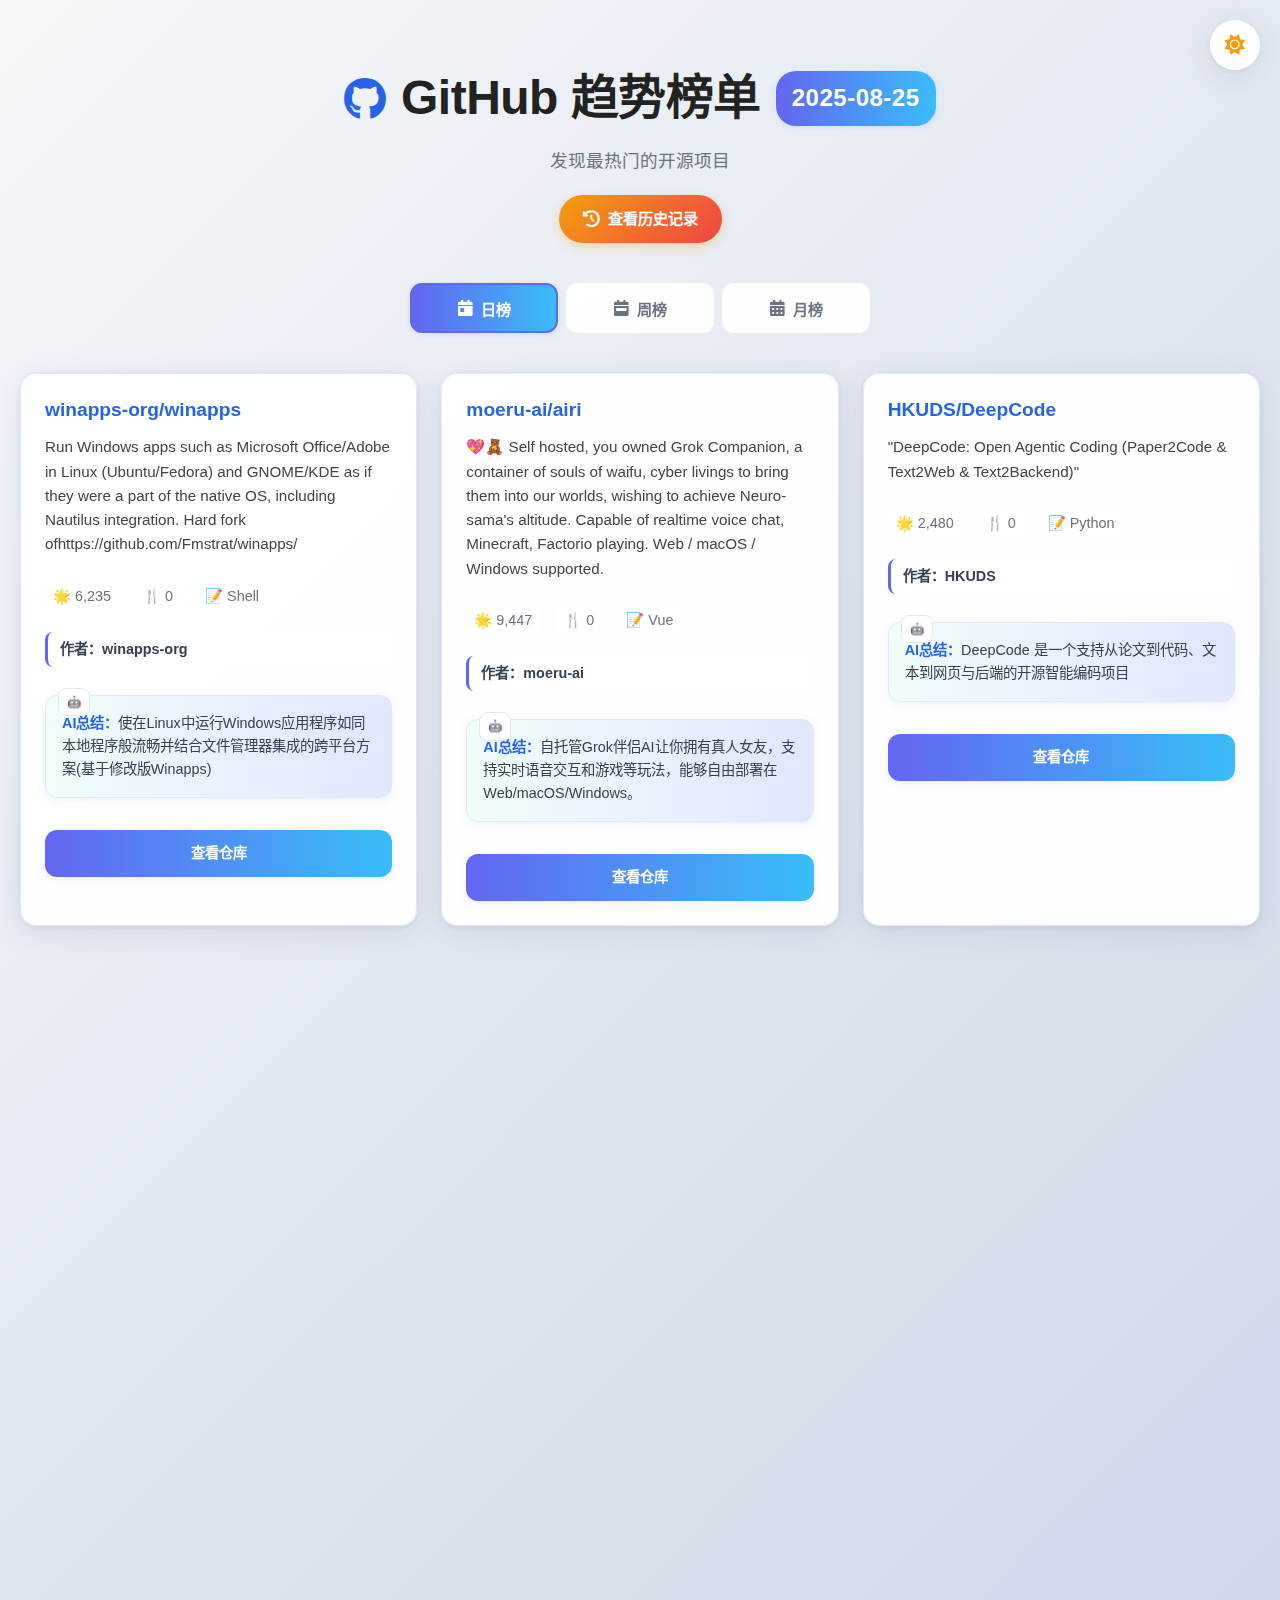
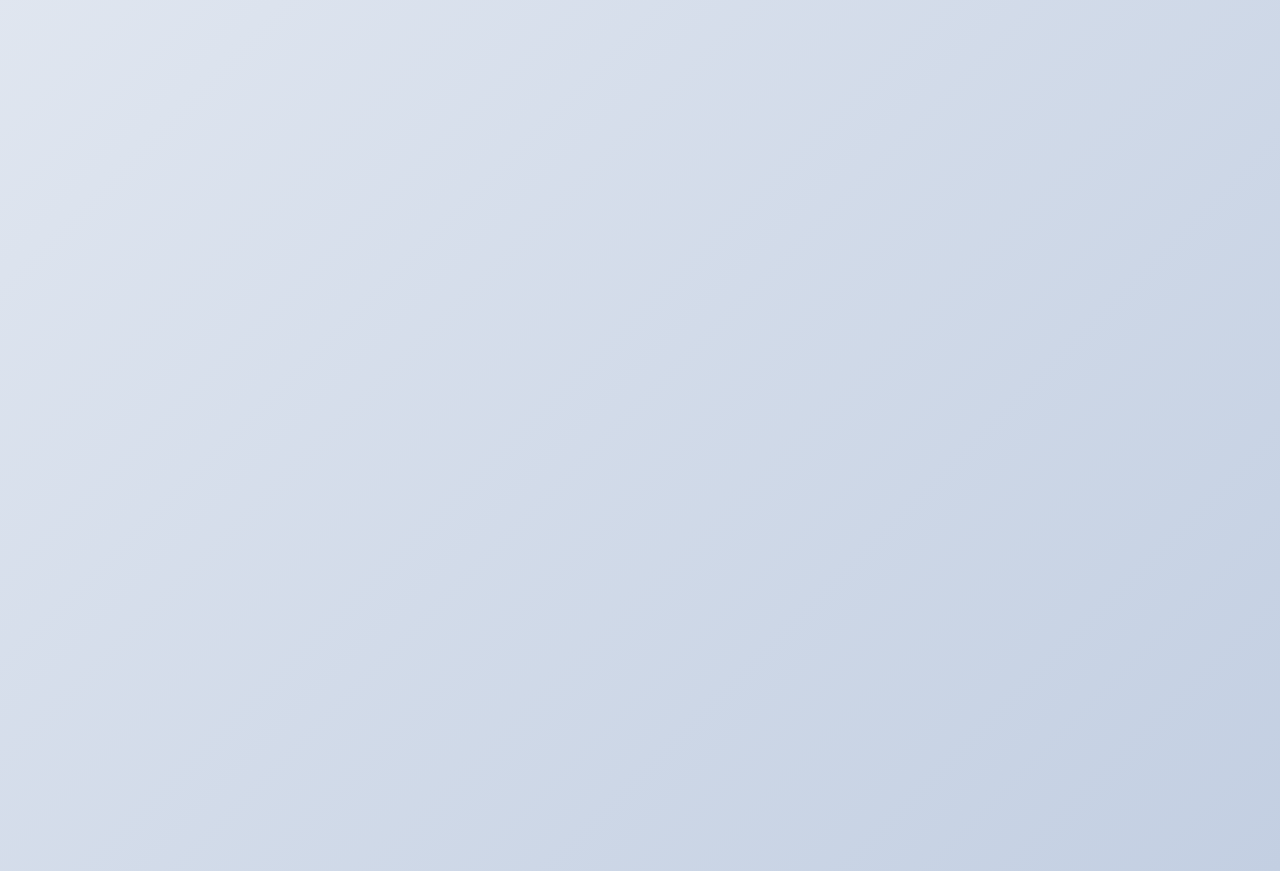
<file: history/2025-08-25/index.html>
<!DOCTYPE html>
<html lang="zh-cn">
<head>
    <meta charset="UTF-8">
    <title>GitHub 趋势榜单（2025-08-25）</title>
    <meta name="viewport" content="width=device-width, initial-scale=1.0">
    <link rel="stylesheet" href="github_trending_cards.css">
    <link href="https://cdnjs.cloudflare.com/ajax/libs/font-awesome/6.0.0/css/all.min.css" rel="stylesheet">
</head>
<body data-theme="light">
    <!-- 主题切换按钮 -->
    <div class="theme-toggle-container">
        <button class="theme-toggle" onclick="toggleTheme()" aria-label="切换主题">
            <i class="fas fa-sun sun-icon"></i>
            <i class="fas fa-moon moon-icon"></i>
        </button>
    </div>

    <!-- 页面标题 -->
    <div class="header-container">
        <h1>
            <i class="fab fa-github"></i>
            GitHub 趋势榜单
            <span class="date-badge">2025-08-25</span>
        </h1>
        <p class="subtitle">发现最热门的开源项目</p>
        
        <!-- 历史记录入口 -->
        <div class="history-entrance">
            <a href="history/" class="history-btn">
                <i class="fas fa-history"></i>
                <span>查看历史记录</span>
            </a>
            <div class="history-tooltip">
                📅 每日历史榜单已保存，点击查看完整记录
            </div>
        </div>
    </div>

    <!-- 标签页导航 -->
    <div class="tab-navigation">
        <button class="tab-btn active" onclick="showTab('daily')" data-tab="daily">
            <i class="fas fa-calendar-day"></i>
            <span>日榜</span>
        </button>
        <button class="tab-btn" onclick="showTab('weekly')" data-tab="weekly">
            <i class="fas fa-calendar-week"></i>
            <span>周榜</span>
        </button>
        <button class="tab-btn" onclick="showTab('monthly')" data-tab="monthly">
            <i class="fas fa-calendar-alt"></i>
            <span>月榜</span>
        </button>
    </div>

    <div id="daily" class="container tab-content">

        <div class="card">
            <div class="repo-title"><a href="https://github.com/winapps-org/winapps" target="_blank">winapps-org/winapps</a></div>
            <div class="desc">Run Windows apps such as Microsoft Office/Adobe in Linux (Ubuntu/Fedora) and GNOME/KDE as if they were a part of the native OS, including Nautilus integration. Hard fork ofhttps://github.com/Fmstrat/winapps/</div>
            <div class="meta">
                <span>🌟 6,235</span>
                <span>🍴 0</span>
                <span>📝 Shell</span>
            </div>
            <div class="author">作者：winapps-org</div>
            <div class="ai-summary"><b>AI总结：</b>使在Linux中运行Windows应用程序如同本地程序般流畅并结合文件管理器集成的跨平台方案(基于修改版Winapps)</div>
            <a class="btn" href="https://github.com/winapps-org/winapps" target="_blank">查看仓库</a>
        </div>

        <div class="card">
            <div class="repo-title"><a href="https://github.com/moeru-ai/airi" target="_blank">moeru-ai/airi</a></div>
            <div class="desc">💖🧸 Self hosted, you owned Grok Companion, a container of souls of waifu, cyber livings to bring them into our worlds, wishing to achieve Neuro-sama's altitude. Capable of realtime voice chat, Minecraft, Factorio playing. Web / macOS / Windows supported.</div>
            <div class="meta">
                <span>🌟 9,447</span>
                <span>🍴 0</span>
                <span>📝 Vue</span>
            </div>
            <div class="author">作者：moeru-ai</div>
            <div class="ai-summary"><b>AI总结：</b>自托管Grok伴侣AI让你拥有真人女友，支持实时语音交互和游戏等玩法，能够自由部署在Web/macOS/Windows。</div>
            <a class="btn" href="https://github.com/moeru-ai/airi" target="_blank">查看仓库</a>
        </div>

        <div class="card">
            <div class="repo-title"><a href="https://github.com/HKUDS/DeepCode" target="_blank">HKUDS/DeepCode</a></div>
            <div class="desc">"DeepCode: Open Agentic Coding (Paper2Code & Text2Web & Text2Backend)"</div>
            <div class="meta">
                <span>🌟 2,480</span>
                <span>🍴 0</span>
                <span>📝 Python</span>
            </div>
            <div class="author">作者：HKUDS</div>
            <div class="ai-summary"><b>AI总结：</b>DeepCode 是一个支持从论文到代码、文本到网页与后端的开源智能编码项目</div>
            <a class="btn" href="https://github.com/HKUDS/DeepCode" target="_blank">查看仓库</a>
        </div>

        <div class="card">
            <div class="repo-title"><a href="https://github.com/scottpetrovic/mesh2motion-app" target="_blank">scottpetrovic/mesh2motion-app</a></div>
            <div class="desc">Import a 3D Model and automatically assign and export animations</div>
            <div class="meta">
                <span>🌟 1,058</span>
                <span>🍴 0</span>
                <span>📝 TypeScript</span>
            </div>
            <div class="author">作者：scottpetrovic</div>
            <div class="ai-summary"><b>AI总结：</b>该工具通过导入3D模型自动为其分配动画并导出，适用于创建有动态效果的三维模型。</div>
            <a class="btn" href="https://github.com/scottpetrovic/mesh2motion-app" target="_blank">查看仓库</a>
        </div>

        <div class="card">
            <div class="repo-title"><a href="https://github.com/EbookFoundation/free-programming-books" target="_blank">EbookFoundation/free-programming-books</a></div>
            <div class="desc">📚 Freely available programming books</div>
            <div class="meta">
                <span>🌟 366,136</span>
                <span>🍴 0</span>
                <span>📝 Python</span>
            </div>
            <div class="author">作者：EbookFoundation</div>
            <div class="ai-summary"><b>AI总结：</b>学习网站，这里提供了精选的高质量免费编程书籍</div>
            <a class="btn" href="https://github.com/EbookFoundation/free-programming-books" target="_blank">查看仓库</a>
        </div>

        <div class="card">
            <div class="repo-title"><a href="https://github.com/plait-board/drawnix" target="_blank">plait-board/drawnix</a></div>
            <div class="desc">开源白板工具（SaaS），一体化白板，包含思维导图、流程图、自由画等。All in one open-source whiteboard tool with mind, flowchart, freehand and etc.</div>
            <div class="meta">
                <span>🌟 6,470</span>
                <span>🍴 0</span>
                <span>📝 TypeScript</span>
            </div>
            <div class="author">作者：plait-board</div>
            <div class="ai-summary"><b>AI总结：</b>一体化开源白板工具，集成了思维导图、流程图、自由绘制等功能</div>
            <a class="btn" href="https://github.com/plait-board/drawnix" target="_blank">查看仓库</a>
        </div>

        <div class="card">
            <div class="repo-title"><a href="https://github.com/midday-ai/midday" target="_blank">midday-ai/midday</a></div>
            <div class="desc">Invoicing, Time tracking, File reconciliation, Storage, Financial Overview & your own Assistant made for Freelancers</div>
            <div class="meta">
                <span>🌟 11,304</span>
                <span>🍴 0</span>
                <span>📝 TypeScript</span>
            </div>
            <div class="author">作者：midday-ai</div>
            <div class="ai-summary"><b>AI总结：</b>Midday是一款专为自由职业者设计的一站式工具集，提供发票管理、时间追踪、文件核对、数据存储、财务概览及个人AI助手功能</div>
            <a class="btn" href="https://github.com/midday-ai/midday" target="_blank">查看仓库</a>
        </div>

        <div class="card">
            <div class="repo-title"><a href="https://github.com/yt-dlp/yt-dlp" target="_blank">yt-dlp/yt-dlp</a></div>
            <div class="desc">A feature-rich command-line audio/video downloader</div>
            <div class="meta">
                <span>🌟 123,764</span>
                <span>🍴 0</span>
                <span>📝 Python</span>
            </div>
            <div class="author">作者：yt-dlp</div>
            <div class="ai-summary"><b>AI总结：</b>下载音视频，源自YouTube，海量格式一站搞定</div>
            <a class="btn" href="https://github.com/yt-dlp/yt-dlp" target="_blank">查看仓库</a>
        </div>

        <div class="card">
            <div class="repo-title"><a href="https://github.com/django/django" target="_blank">django/django</a></div>
            <div class="desc">The Web framework for perfectionists with deadlines.</div>
            <div class="meta">
                <span>🌟 84,731</span>
                <span>🍴 0</span>
                <span>📝 Python</span>
            </div>
            <div class="author">作者：django</div>
            <div class="ai-summary"><b>AI总结：</b>高效开发高性能Web应用，且能帮助开发人员在限定时间内交付高质量网站。</div>
            <a class="btn" href="https://github.com/django/django" target="_blank">查看仓库</a>
        </div>

        <div class="card">
            <div class="repo-title"><a href="https://github.com/Klipper3d/klipper" target="_blank">Klipper3d/klipper</a></div>
            <div class="desc">Klipper is a 3d-printer firmware</div>
            <div class="meta">
                <span>🌟 10,706</span>
                <span>🍴 0</span>
                <span>📝 C</span>
            </div>
            <div class="author">作者：Klipper3d</div>
            <div class="ai-summary"><b>AI总结：</b>Klipper 是一款 3D 打印机固件，它通过分离固件功能提高了打印性能和精度，常被称为"激光切割机精度的挤机固件"。</div>
            <a class="btn" href="https://github.com/Klipper3d/klipper" target="_blank">查看仓库</a>
        </div>

    </div>
    <div id="weekly" class="container tab-content" style="display:none;">

        <div class="card">
            <div class="repo-title"><a href="https://github.com/coleam00/Archon" target="_blank">coleam00/Archon</a></div>
            <div class="desc">Beta release of Archon OS - the knowledge and task management backbone for AI coding assistants.</div>
            <div class="meta">
                <span>🌟 10,591</span>
                <span>🍴 0</span>
                <span>📝 Python</span>
            </div>
            <div class="author">作者：coleam00</div>
            <div class="ai-summary"><b>AI总结：</b>Archon OS是面向AI编程助手的知识和任务管理系统，旨在构建其背后的数据支持平台与智能工作流程解决方案。</div>
            <a class="btn" href="https://github.com/coleam00/Archon" target="_blank">查看仓库</a>
        </div>

        <div class="card">
            <div class="repo-title"><a href="https://github.com/dyad-sh/dyad" target="_blank">dyad-sh/dyad</a></div>
            <div class="desc">Free, local, open-source AI app builder ✨ v0 / lovable / Bolt alternative 🌟 Star if you like it!</div>
            <div class="meta">
                <span>🌟 13,783</span>
                <span>🍴 0</span>
                <span>📝 TypeScript</span>
            </div>
            <div class="author">作者：dyad-sh</div>
            <div class="ai-summary"><b>AI总结：</b>构建本地开源AI应用，免费、可星标、开箱即用或类似Bolt的替代工具。</div>
            <a class="btn" href="https://github.com/dyad-sh/dyad" target="_blank">查看仓库</a>
        </div>

        <div class="card">
            <div class="repo-title"><a href="https://github.com/moeru-ai/airi" target="_blank">moeru-ai/airi</a></div>
            <div class="desc">💖🧸 Self hosted, you owned Grok Companion, a container of souls of waifu, cyber livings to bring them into our worlds, wishing to achieve Neuro-sama's altitude. Capable of realtime voice chat, Minecraft, Factorio playing. Web / macOS / Windows supported.</div>
            <div class="meta">
                <span>🌟 9,455</span>
                <span>🍴 0</span>
                <span>📝 Vue</span>
            </div>
            <div class="author">作者：moeru-ai</div>
            <div class="ai-summary"><b>AI总结：</b>airi 是一个自托管的 AI 伴侣系统，通过实时语音聊天、Minecraft 和 Factorio 游戏等功能，将 Waifu 或其他 AI 实体带入我们的世界，实现高智能互动。</div>
            <a class="btn" href="https://github.com/moeru-ai/airi" target="_blank">查看仓库</a>
        </div>

        <div class="card">
            <div class="repo-title"><a href="https://github.com/simstudioai/sim" target="_blank">simstudioai/sim</a></div>
            <div class="desc">Sim is an open-source AI agent workflow builder. Sim's interface is a lightweight, intuitive way to rapidly build and deploy LLMs that connect with your favorite tools.</div>
            <div class="meta">
                <span>🌟 11,917</span>
                <span>🍴 0</span>
                <span>📝 TypeScript</span>
            </div>
            <div class="author">作者：simstudioai</div>
            <div class="ai-summary"><b>AI总结：</b>Sim Studio AI开发平台是专为开发者打造的轻量级开箱即用的AI智能体工作流构建工具，轻松构建和高效连接各类工具，实现LLMs的快速部署。</div>
            <a class="btn" href="https://github.com/simstudioai/sim" target="_blank">查看仓库</a>
        </div>

        <div class="card">
            <div class="repo-title"><a href="https://github.com/musistudio/claude-code-router" target="_blank">musistudio/claude-code-router</a></div>
            <div class="desc">Use Claude Code as the foundation for coding infrastructure, allowing you to decide how to interact with the model while enjoying updates from Anthropic.</div>
            <div class="meta">
                <span>🌟 15,076</span>
                <span>🍴 0</span>
                <span>📝 TypeScript</span>
            </div>
            <div class="author">作者：musistudio</div>
            <div class="ai-summary"><b>AI总结：</b>用Claude Code搭建对话式AI编程交互平台，提供定制化交互方式和持续更新体验</div>
            <a class="btn" href="https://github.com/musistudio/claude-code-router" target="_blank">查看仓库</a>
        </div>

        <div class="card">
            <div class="repo-title"><a href="https://github.com/dtyq/magic" target="_blank">dtyq/magic</a></div>
            <div class="desc">Super Magic. The first open-source all-in-one AI productivity platform (Generalist AI Agent + Workflow Engine + IM + Online collaborative office system)</div>
            <div class="meta">
                <span>🌟 3,451</span>
                <span>🍴 0</span>
                <span>📝 PHP</span>
            </div>
            <div class="author">作者：dtyq</div>
            <div class="ai-summary"><b>AI总结：</b>dtyq/magic是国内首个开源的全功能人工智能生产力平台，集通才AI代理、工作流引擎、即时通讯与在线办公为一体。</div>
            <a class="btn" href="https://github.com/dtyq/magic" target="_blank">查看仓库</a>
        </div>

        <div class="card">
            <div class="repo-title"><a href="https://github.com/nautechsystems/nautilus_trader" target="_blank">nautechsystems/nautilus_trader</a></div>
            <div class="desc">A high-performance algorithmic trading platform and event-driven backtester</div>
            <div class="meta">
                <span>🌟 14,496</span>
                <span>🍴 0</span>
                <span>📝 Rust</span>
            </div>
            <div class="author">作者：nautechsystems</div>
            <div class="ai-summary"><b>AI总结：</b>一个既可用于实时算法交易又可进行事件驱动快速回测的高性能交易台</div>
            <a class="btn" href="https://github.com/nautechsystems/nautilus_trader" target="_blank">查看仓库</a>
        </div>

        <div class="card">
            <div class="repo-title"><a href="https://github.com/OpenBB-finance/OpenBB" target="_blank">OpenBB-finance/OpenBB</a></div>
            <div class="desc">Financial data platform for analysts, quants and AI agents.</div>
            <div class="meta">
                <span>🌟 51,199</span>
                <span>🍴 0</span>
                <span>📝 Python</span>
            </div>
            <div class="author">作者：OpenBB-finance</div>
            <div class="ai-summary"><b>AI总结：</b>OpenBB 是一个专为分析师、量分析师和 AI 代理提供金融数据支持的平台，数据丰富且易于使用。</div>
            <a class="btn" href="https://github.com/OpenBB-finance/OpenBB" target="_blank">查看仓库</a>
        </div>

        <div class="card">
            <div class="repo-title"><a href="https://github.com/winapps-org/winapps" target="_blank">winapps-org/winapps</a></div>
            <div class="desc">Run Windows apps such as Microsoft Office/Adobe in Linux (Ubuntu/Fedora) and GNOME/KDE as if they were a part of the native OS, including Nautilus integration. Hard fork ofhttps://github.com/Fmstrat/winapps/</div>
            <div class="meta">
                <span>🌟 6,246</span>
                <span>🍴 0</span>
                <span>📝 Shell</span>
            </div>
            <div class="author">作者：winapps-org</div>
            <div class="ai-summary"><b>AI总结：</b>运行Windows软件于Linux环境下并实现象原生应用一样的体验，尤其支持跨桌面环境的深度集成。</div>
            <a class="btn" href="https://github.com/winapps-org/winapps" target="_blank">查看仓库</a>
        </div>

        <div class="card">
            <div class="repo-title"><a href="https://github.com/QwenLM/Qwen3-Coder" target="_blank">QwenLM/Qwen3-Coder</a></div>
            <div class="desc">Qwen3-Coder is the code version of Qwen3, the large language model series developed by Qwen team, Alibaba Cloud.</div>
            <div class="meta">
                <span>🌟 12,676</span>
                <span>🍴 0</span>
                <span>📝 Python</span>
            </div>
            <div class="author">作者：QwenLM</div>
            <div class="ai-summary"><b>AI总结：</b>理解Qwen3-Coder，这是专为程序代码设计的Qwen3大模型，用于编程各项任务的精准理解与生成。</div>
            <a class="btn" href="https://github.com/QwenLM/Qwen3-Coder" target="_blank">查看仓库</a>
        </div>

    </div>
    <div id="monthly" class="container tab-content" style="display:none;">

        <div class="card">
            <div class="repo-title"><a href="https://github.com/coleam00/Archon" target="_blank">coleam00/Archon</a></div>
            <div class="desc">Beta release of Archon OS - the knowledge and task management backbone for AI coding assistants.</div>
            <div class="meta">
                <span>🌟 10,591</span>
                <span>🍴 0</span>
                <span>📝 Python</span>
            </div>
            <div class="author">作者：coleam00</div>
            <div class="ai-summary"><b>AI总结：</b>Archon OS是面向AI编程助手的知识和任务管理系统，旨在构建其背后的数据支持平台与智能工作流程解决方案。</div>
            <a class="btn" href="https://github.com/coleam00/Archon" target="_blank">查看仓库</a>
        </div>

        <div class="card">
            <div class="repo-title"><a href="https://github.com/dyad-sh/dyad" target="_blank">dyad-sh/dyad</a></div>
            <div class="desc">Free, local, open-source AI app builder ✨ v0 / lovable / Bolt alternative 🌟 Star if you like it!</div>
            <div class="meta">
                <span>🌟 13,783</span>
                <span>🍴 0</span>
                <span>📝 TypeScript</span>
            </div>
            <div class="author">作者：dyad-sh</div>
            <div class="ai-summary"><b>AI总结：</b>构建本地开源AI应用，免费、可星标、开箱即用或类似Bolt的替代工具。</div>
            <a class="btn" href="https://github.com/dyad-sh/dyad" target="_blank">查看仓库</a>
        </div>

        <div class="card">
            <div class="repo-title"><a href="https://github.com/moeru-ai/airi" target="_blank">moeru-ai/airi</a></div>
            <div class="desc">💖🧸 Self hosted, you owned Grok Companion, a container of souls of waifu, cyber livings to bring them into our worlds, wishing to achieve Neuro-sama's altitude. Capable of realtime voice chat, Minecraft, Factorio playing. Web / macOS / Windows supported.</div>
            <div class="meta">
                <span>🌟 9,455</span>
                <span>🍴 0</span>
                <span>📝 Vue</span>
            </div>
            <div class="author">作者：moeru-ai</div>
            <div class="ai-summary"><b>AI总结：</b>airi 是一个自托管的 AI 伴侣系统，通过实时语音聊天、Minecraft 和 Factorio 游戏等功能，将 Waifu 或其他 AI 实体带入我们的世界，实现高智能互动。</div>
            <a class="btn" href="https://github.com/moeru-ai/airi" target="_blank">查看仓库</a>
        </div>

        <div class="card">
            <div class="repo-title"><a href="https://github.com/simstudioai/sim" target="_blank">simstudioai/sim</a></div>
            <div class="desc">Sim is an open-source AI agent workflow builder. Sim's interface is a lightweight, intuitive way to rapidly build and deploy LLMs that connect with your favorite tools.</div>
            <div class="meta">
                <span>🌟 11,917</span>
                <span>🍴 0</span>
                <span>📝 TypeScript</span>
            </div>
            <div class="author">作者：simstudioai</div>
            <div class="ai-summary"><b>AI总结：</b>Sim Studio AI开发平台是专为开发者打造的轻量级开箱即用的AI智能体工作流构建工具，轻松构建和高效连接各类工具，实现LLMs的快速部署。</div>
            <a class="btn" href="https://github.com/simstudioai/sim" target="_blank">查看仓库</a>
        </div>

        <div class="card">
            <div class="repo-title"><a href="https://github.com/musistudio/claude-code-router" target="_blank">musistudio/claude-code-router</a></div>
            <div class="desc">Use Claude Code as the foundation for coding infrastructure, allowing you to decide how to interact with the model while enjoying updates from Anthropic.</div>
            <div class="meta">
                <span>🌟 15,076</span>
                <span>🍴 0</span>
                <span>📝 TypeScript</span>
            </div>
            <div class="author">作者：musistudio</div>
            <div class="ai-summary"><b>AI总结：</b>用Claude Code搭建对话式AI编程交互平台，提供定制化交互方式和持续更新体验</div>
            <a class="btn" href="https://github.com/musistudio/claude-code-router" target="_blank">查看仓库</a>
        </div>

        <div class="card">
            <div class="repo-title"><a href="https://github.com/dtyq/magic" target="_blank">dtyq/magic</a></div>
            <div class="desc">Super Magic. The first open-source all-in-one AI productivity platform (Generalist AI Agent + Workflow Engine + IM + Online collaborative office system)</div>
            <div class="meta">
                <span>🌟 3,451</span>
                <span>🍴 0</span>
                <span>📝 PHP</span>
            </div>
            <div class="author">作者：dtyq</div>
            <div class="ai-summary"><b>AI总结：</b>dtyq/magic是国内首个开源的全功能人工智能生产力平台，集通才AI代理、工作流引擎、即时通讯与在线办公为一体。</div>
            <a class="btn" href="https://github.com/dtyq/magic" target="_blank">查看仓库</a>
        </div>

        <div class="card">
            <div class="repo-title"><a href="https://github.com/nautechsystems/nautilus_trader" target="_blank">nautechsystems/nautilus_trader</a></div>
            <div class="desc">A high-performance algorithmic trading platform and event-driven backtester</div>
            <div class="meta">
                <span>🌟 14,496</span>
                <span>🍴 0</span>
                <span>📝 Rust</span>
            </div>
            <div class="author">作者：nautechsystems</div>
            <div class="ai-summary"><b>AI总结：</b>一个既可用于实时算法交易又可进行事件驱动快速回测的高性能交易台</div>
            <a class="btn" href="https://github.com/nautechsystems/nautilus_trader" target="_blank">查看仓库</a>
        </div>

        <div class="card">
            <div class="repo-title"><a href="https://github.com/OpenBB-finance/OpenBB" target="_blank">OpenBB-finance/OpenBB</a></div>
            <div class="desc">Financial data platform for analysts, quants and AI agents.</div>
            <div class="meta">
                <span>🌟 51,199</span>
                <span>🍴 0</span>
                <span>📝 Python</span>
            </div>
            <div class="author">作者：OpenBB-finance</div>
            <div class="ai-summary"><b>AI总结：</b>OpenBB 是一个专为分析师、量分析师和 AI 代理提供金融数据支持的平台，数据丰富且易于使用。</div>
            <a class="btn" href="https://github.com/OpenBB-finance/OpenBB" target="_blank">查看仓库</a>
        </div>

        <div class="card">
            <div class="repo-title"><a href="https://github.com/winapps-org/winapps" target="_blank">winapps-org/winapps</a></div>
            <div class="desc">Run Windows apps such as Microsoft Office/Adobe in Linux (Ubuntu/Fedora) and GNOME/KDE as if they were a part of the native OS, including Nautilus integration. Hard fork ofhttps://github.com/Fmstrat/winapps/</div>
            <div class="meta">
                <span>🌟 6,246</span>
                <span>🍴 0</span>
                <span>📝 Shell</span>
            </div>
            <div class="author">作者：winapps-org</div>
            <div class="ai-summary"><b>AI总结：</b>运行Windows软件于Linux环境下并实现象原生应用一样的体验，尤其支持跨桌面环境的深度集成。</div>
            <a class="btn" href="https://github.com/winapps-org/winapps" target="_blank">查看仓库</a>
        </div>

        <div class="card">
            <div class="repo-title"><a href="https://github.com/QwenLM/Qwen3-Coder" target="_blank">QwenLM/Qwen3-Coder</a></div>
            <div class="desc">Qwen3-Coder is the code version of Qwen3, the large language model series developed by Qwen team, Alibaba Cloud.</div>
            <div class="meta">
                <span>🌟 12,676</span>
                <span>🍴 0</span>
                <span>📝 Python</span>
            </div>
            <div class="author">作者：QwenLM</div>
            <div class="ai-summary"><b>AI总结：</b>理解Qwen3-Coder，这是专为程序代码设计的Qwen3大模型，用于编程各项任务的精准理解与生成。</div>
            <a class="btn" href="https://github.com/QwenLM/Qwen3-Coder" target="_blank">查看仓库</a>
        </div>

    </div>
    <script>
    // 主题切换功能
    function toggleTheme() {
        const body = document.body;
        const currentTheme = body.getAttribute('data-theme');
        const newTheme = currentTheme === 'light' ? 'dark' : 'light';

        body.setAttribute('data-theme', newTheme);
        localStorage.setItem('theme', newTheme);

        // 添加切换动画
        body.style.transition = 'background-color 0.3s ease, color 0.3s ease';
        setTimeout(() => {
            body.style.transition = '';
        }, 300);
    }

    // 页面加载时恢复主题设置
    document.addEventListener('DOMContentLoaded', function() {
        const savedTheme = localStorage.getItem('theme') || 'light';
        document.body.setAttribute('data-theme', savedTheme);
    });

    // 标签页切换功能
    function showTab(tab) {
        // 隐藏所有标签页内容
        document.getElementById('daily').style.display = 'none';
        document.getElementById('weekly').style.display = 'none';
        document.getElementById('monthly').style.display = 'none';

        // 显示选中的标签页
        document.getElementById(tab).style.display = '';

        // 更新标签页按钮状态
        document.querySelectorAll('.tab-btn').forEach(btn => {
            btn.classList.remove('active');
        });
        document.querySelector(`[data-tab="${tab}"]`).classList.add('active');

        // 添加切换动画
        const container = document.getElementById(tab);
        container.style.opacity = '0';
        container.style.transform = 'translateY(20px)';

        setTimeout(() => {
            container.style.transition = 'opacity 0.4s ease, transform 0.4s ease';
            container.style.opacity = '1';
            container.style.transform = 'translateY(0)';
        }, 50);

        setTimeout(() => {
            container.style.transition = '';
        }, 450);
    }

    // 卡片动画效果
    document.addEventListener('DOMContentLoaded', function() {
        const cards = document.querySelectorAll('.card');

        const observerOptions = {
            threshold: 0.1,
            rootMargin: '0px 0px -50px 0px'
        };

        const observer = new IntersectionObserver((entries) => {
            entries.forEach(entry => {
                if (entry.isIntersecting) {
                    entry.target.style.opacity = '1';
                    entry.target.style.transform = 'translateY(0)';
                }
            });
        }, observerOptions);

        cards.forEach((card, index) => {
            card.style.opacity = '0';
            card.style.transform = 'translateY(30px)';
            card.style.transition = `opacity 0.6s ease ${index * 0.1}s, transform 0.6s ease ${index * 0.1}s`;
            observer.observe(card);
        });
    });
    </script>
</body>
</html>
</file>
<file: github_trending_cards.css>
/* CSS 变量定义 - 支持主题切换 */
:root {
    /* 浅色主题 */
    --bg-primary: linear-gradient(135deg, #f5f7fa 0%, #c3cfe2 100%);
    --bg-secondary: rgba(255, 255, 255, 0.95);
    --bg-card: rgba(255, 255, 255, 0.95);
    --bg-summary: linear-gradient(90deg, #f0fdfa 0%, #e0e7ff 100%);
    --bg-button: linear-gradient(90deg, #6366f1 0%, #38bdf8 100%);
    --bg-button-hover: linear-gradient(90deg, #38bdf8 0%, #6366f1 100%);

    --text-primary: #222;
    --text-secondary: #444;
    --text-meta: #6b7280;
    --text-author: #374151;
    --text-link: #2563eb;
    --text-link-hover: #1e40af;
    --text-button: #fff;

    --border-card: #e3e8f0;
    --border-card-hover: #a3bffa;
    --border-summary: #6366f1;

    --shadow-card: 0 6px 32px 0 rgba(60,60,120,0.10), 0 1.5px 6px 0 rgba(60,60,120,0.08);
    --shadow-card-hover: 0 12px 40px 0 rgba(60,60,120,0.16), 0 2px 8px 0 rgba(60,60,120,0.10);
    --shadow-button: 0 2px 8px 0 rgba(99,102,241,0.10);
    --shadow-button-hover: 0 4px 16px 0 rgba(56,189,248,0.13);
}

/* 深色主题 */
[data-theme="dark"] {
    --bg-primary: linear-gradient(135deg, #0f172a 0%, #1e293b 100%);
    --bg-secondary: rgba(30, 41, 59, 0.95);
    --bg-card: rgba(30, 41, 59, 0.95);
    --bg-summary: linear-gradient(90deg, rgba(6, 78, 59, 0.3) 0%, rgba(67, 56, 202, 0.3) 100%);
    --bg-button: linear-gradient(90deg, #7c3aed 0%, #06b6d4 100%);
    --bg-button-hover: linear-gradient(90deg, #06b6d4 0%, #7c3aed 100%);

    --text-primary: #f1f5f9;
    --text-secondary: #cbd5e1;
    --text-meta: #94a3b8;
    --text-author: #e2e8f0;
    --text-link: #60a5fa;
    --text-link-hover: #3b82f6;
    --text-button: #fff;

    --border-card: #334155;
    --border-card-hover: #7c3aed;
    --border-summary: #7c3aed;

    --shadow-card: 0 6px 32px 0 rgba(0,0,0,0.3), 0 1.5px 6px 0 rgba(0,0,0,0.2);
    --shadow-card-hover: 0 12px 40px 0 rgba(0,0,0,0.4), 0 2px 8px 0 rgba(0,0,0,0.3);
    --shadow-button: 0 2px 8px 0 rgba(124,58,237,0.3);
    --shadow-button-hover: 0 4px 16px 0 rgba(6,182,212,0.4);
}

/* 基础样式 */
* {
    box-sizing: border-box;
}

body {
    background: var(--bg-primary);
    font-family: 'Segoe UI', 'SF Pro Display', -apple-system, BlinkMacSystemFont, sans-serif;
    margin: 0;
    min-height: 100vh;
    color: var(--text-primary);
    transition: background 0.3s ease, color 0.3s ease;
    line-height: 1.6;
}

/* 主题切换按钮 */
.theme-toggle-container {
    position: fixed;
    top: 20px;
    right: 20px;
    z-index: 1000;
}

.theme-toggle {
    width: 50px;
    height: 50px;
    border-radius: 50%;
    border: none;
    background: var(--bg-card);
    box-shadow: var(--shadow-card);
    cursor: pointer;
    display: flex;
    align-items: center;
    justify-content: center;
    position: relative;
    transition: all 0.3s ease;
    backdrop-filter: blur(10px);
}

.theme-toggle:hover {
    transform: scale(1.1);
    box-shadow: var(--shadow-card-hover);
}

.theme-toggle .sun-icon,
.theme-toggle .moon-icon {
    position: absolute;
    font-size: 20px;
    transition: all 0.3s ease;
}

.theme-toggle .sun-icon {
    color: #f59e0b;
    opacity: 1;
    transform: rotate(0deg);
}

.theme-toggle .moon-icon {
    color: #6366f1;
    opacity: 0;
    transform: rotate(180deg);
}

[data-theme="dark"] .theme-toggle .sun-icon {
    opacity: 0;
    transform: rotate(180deg);
}

[data-theme="dark"] .theme-toggle .moon-icon {
    opacity: 1;
    transform: rotate(0deg);
}

/* 页面标题区域 */
.header-container {
    text-align: center;
    margin: 60px auto 40px;
    max-width: 800px;
    padding: 0 20px;
}

h1 {
    font-size: clamp(2rem, 5vw, 3rem);
    font-weight: 800;
    letter-spacing: -0.5px;
    color: var(--text-primary);
    margin: 0 0 10px 0;
    display: flex;
    align-items: center;
    justify-content: center;
    gap: 15px;
    flex-wrap: wrap;
}

h1 .fab {
    font-size: 0.9em;
    color: var(--text-link);
}

.date-badge {
    background: var(--bg-button);
    color: var(--text-button);
    padding: 8px 16px;
    border-radius: 20px;
    font-size: 0.5em;
    font-weight: 600;
    letter-spacing: 0.5px;
    box-shadow: var(--shadow-button);
}

.subtitle {
    color: var(--text-meta);
    font-size: 1.1rem;
    margin: 0;
    font-weight: 400;
}
/* 标签页导航 */
.tab-navigation {
    display: flex;
    justify-content: center;
    gap: 8px;
    margin: 0 auto 40px;
    padding: 0 20px;
    max-width: 500px;
}

.tab-btn {
    display: flex;
    align-items: center;
    gap: 8px;
    padding: 12px 24px;
    border: 2px solid transparent;
    border-radius: 12px;
    background: var(--bg-secondary);
    color: var(--text-meta);
    font-weight: 600;
    font-size: 0.95rem;
    cursor: pointer;
    transition: all 0.3s ease;
    backdrop-filter: blur(10px);
    flex: 1;
    justify-content: center;
    min-width: 120px;
}

.tab-btn:hover {
    background: var(--bg-card);
    color: var(--text-primary);
    transform: translateY(-2px);
    box-shadow: var(--shadow-card);
}

.tab-btn.active {
    background: var(--bg-button);
    color: var(--text-button);
    border-color: var(--border-summary);
    box-shadow: var(--shadow-button);
}

.tab-btn i {
    font-size: 1.1em;
}

/* 容器布局 */
.container {
    display: grid;
    grid-template-columns: repeat(auto-fit, minmax(360px, 1fr));
    gap: 24px;
    margin: 0 auto;
    max-width: 1400px;
    padding: 0 20px 60px;
}
/* 卡片样式 */
.card {
    background: var(--bg-card);
    border-radius: 16px;
    box-shadow: var(--shadow-card);
    padding: 24px;
    display: flex;
    flex-direction: column;
    min-height: 320px;
    border: 1px solid var(--border-card);
    transition: all 0.3s cubic-bezier(0.4, 0, 0.2, 1);
    position: relative;
    overflow: hidden;
    backdrop-filter: blur(10px);
}

.card::before {
    content: '';
    position: absolute;
    top: 0;
    left: 0;
    right: 0;
    height: 3px;
    background: var(--bg-button);
    transform: scaleX(0);
    transition: transform 0.3s ease;
}

.card:hover {
    transform: translateY(-8px) scale(1.02);
    box-shadow: var(--shadow-card-hover);
    border-color: var(--border-card-hover);
}

.card:hover::before {
    transform: scaleX(1);
}
/* 仓库标题 */
.repo-title {
    font-size: 1.2em;
    font-weight: 700;
    margin-bottom: 12px;
    display: flex;
    align-items: center;
    gap: 8px;
    line-height: 1.3;
}

.repo-title a {
    color: var(--text-link);
    text-decoration: none;
    transition: all 0.2s ease;
    position: relative;
}

.repo-title a::after {
    content: '';
    position: absolute;
    bottom: -2px;
    left: 0;
    width: 0;
    height: 2px;
    background: var(--text-link);
    transition: width 0.3s ease;
}

.repo-title a:hover {
    color: var(--text-link-hover);
}

.repo-title a:hover::after {
    width: 100%;
}

/* 语言标签 */
.badge-lang {
    display: inline-block;
    background: var(--bg-summary);
    color: var(--border-summary);
    font-size: 0.8em;
    font-weight: 600;
    border-radius: 12px;
    padding: 4px 12px;
    margin-left: 8px;
    border: 1px solid var(--border-summary);
}

/* 描述文本 */
.desc {
    color: var(--text-secondary);
    margin-bottom: 16px;
    min-height: 44px;
    font-size: 0.95em;
    line-height: 1.6;
    font-weight: 400;
}
/* 元数据信息 */
.meta {
    display: flex;
    flex-wrap: wrap;
    gap: 16px;
    font-size: 0.9em;
    color: var(--text-meta);
    margin-bottom: 12px;
    padding: 8px 0;
}

.meta span {
    display: flex;
    align-items: center;
    gap: 6px;
    font-weight: 500;
    padding: 4px 8px;
    background: var(--bg-secondary);
    border-radius: 8px;
    transition: all 0.2s ease;
}

.meta span:hover {
    background: var(--bg-summary);
    transform: translateY(-1px);
}

.meta .icon {
    font-size: 1.1em;
    opacity: 0.8;
}

/* 作者信息 */
.author {
    font-size: 0.9em;
    color: var(--text-author);
    margin-bottom: 12px;
    font-weight: 600;
    padding: 6px 12px;
    background: var(--bg-secondary);
    border-radius: 8px;
    border-left: 3px solid var(--border-summary);
}
/* AI 总结区域 */
.ai-summary {
    background: var(--bg-summary);
    border-left: 4px solid var(--border-summary);
    border-radius: 12px;
    padding: 16px;
    margin: 16px 0;
    font-size: 0.9em;
    color: var(--text-author);
    box-shadow: var(--shadow-button);
    position: relative;
    animation: fadeInSummary 0.6s ease;
    border: 1px solid var(--border-card);
}

.ai-summary::before {
    content: '🤖';
    position: absolute;
    top: -8px;
    left: 12px;
    background: var(--bg-card);
    padding: 4px 8px;
    border-radius: 8px;
    font-size: 0.8em;
    border: 1px solid var(--border-card);
}

.ai-summary b {
    color: var(--text-link);
    font-weight: 700;
}

@keyframes fadeInSummary {
    from {
        opacity: 0;
        transform: translateY(20px) scale(0.95);
    }
    to {
        opacity: 1;
        transform: translateY(0) scale(1);
    }
}
/* 按钮样式 */
.btn {
    display: inline-flex;
    align-items: center;
    justify-content: center;
    gap: 8px;
    padding: 12px 20px;
    background: var(--bg-button);
    color: var(--text-button);
    border-radius: 12px;
    text-decoration: none;
    font-weight: 600;
    font-size: 0.9em;
    margin-top: 16px;
    border: none;
    box-shadow: var(--shadow-button);
    transition: all 0.3s cubic-bezier(0.4, 0, 0.2, 1);
    cursor: pointer;
    position: relative;
    overflow: hidden;
}

.btn::before {
    content: '';
    position: absolute;
    top: 0;
    left: -100%;
    width: 100%;
    height: 100%;
    background: linear-gradient(90deg, transparent, rgba(255,255,255,0.2), transparent);
    transition: left 0.5s ease;
}

.btn:hover {
    background: var(--bg-button-hover);
    box-shadow: var(--shadow-button-hover);
    transform: translateY(-3px) scale(1.05);
}

.btn:hover::before {
    left: 100%;
}

.btn:active {
    transform: translateY(-1px) scale(1.02);
}
/* 响应式设计 */
@media (max-width: 768px) {
    .theme-toggle-container {
        top: 15px;
        right: 15px;
    }

    .theme-toggle {
        width: 45px;
        height: 45px;
    }

    .header-container {
        margin: 80px auto 30px;
        padding: 0 15px;
    }

    h1 {
        font-size: 2rem;
        gap: 10px;
    }

    .date-badge {
        font-size: 0.6em;
        padding: 6px 12px;
    }

    .tab-navigation {
        flex-direction: column;
        gap: 8px;
        max-width: 300px;
        margin-bottom: 30px;
    }

    .tab-btn {
        min-width: auto;
        padding: 10px 16px;
    }

    .container {
        grid-template-columns: 1fr;
        gap: 16px;
        padding: 0 15px 40px;
    }

    .card {
        padding: 20px 16px;
        min-height: 280px;
    }

    .repo-title {
        font-size: 1.1em;
    }

    .meta {
        gap: 12px;
    }

    .meta span {
        font-size: 0.85em;
    }
}

@media (max-width: 480px) {
    .header-container {
        margin: 70px auto 25px;
    }

    h1 {
        font-size: 1.8rem;
        flex-direction: column;
        gap: 8px;
    }

    .tab-navigation {
        padding: 0 10px;
    }

    .container {
        padding: 0 10px 30px;
    }

    .card {
        padding: 16px 12px;
        min-height: 260px;
    }

    .ai-summary {
        padding: 12px;
        margin: 12px 0;
    }
}

/* 滚动条美化 */
::-webkit-scrollbar {
    width: 8px;
}

::-webkit-scrollbar-track {
    background: var(--bg-secondary);
}

::-webkit-scrollbar-thumb {
    background: var(--border-card);
    border-radius: 4px;
}

::-webkit-scrollbar-thumb:hover {
    background: var(--border-card-hover);
}

/* 选中文本样式 */
::selection {
    background: var(--border-summary);
    color: var(--text-button);
}

/* 焦点样式 */
.theme-toggle:focus,
.tab-btn:focus,
.btn:focus {
    outline: 2px solid var(--border-summary);
    outline-offset: 2px;
}

/* 加载动画 */
@keyframes pulse {
    0%, 100% { opacity: 1; }
    50% { opacity: 0.5; }
}

.loading {
    animation: pulse 1.5s ease-in-out infinite;
}
</file>
<file: history/2025-07-10/github_trending_cards.css>
/* CSS 变量定义 - 支持主题切换 */
:root {
    /* 浅色主题 */
    --bg-primary: linear-gradient(135deg, #f5f7fa 0%, #c3cfe2 100%);
    --bg-secondary: rgba(255, 255, 255, 0.95);
    --bg-card: rgba(255, 255, 255, 0.95);
    --bg-summary: linear-gradient(90deg, #f0fdfa 0%, #e0e7ff 100%);
    --bg-button: linear-gradient(90deg, #6366f1 0%, #38bdf8 100%);
    --bg-button-hover: linear-gradient(90deg, #38bdf8 0%, #6366f1 100%);
    
    --text-primary: #222;
    --text-secondary: #444;
    --text-meta: #6b7280;
    --text-author: #374151;
    --text-link: #2563eb;
    --text-link-hover: #1e40af;
    --text-button: #fff;
    
    --border-card: #e3e8f0;
    --border-card-hover: #a3bffa;
    --border-summary: #6366f1;
    
    --shadow-card: 0 6px 32px 0 rgba(60,60,120,0.10), 0 1.5px 6px 0 rgba(60,60,120,0.08);
    --shadow-card-hover: 0 12px 40px 0 rgba(60,60,120,0.16), 0 2px 8px 0 rgba(60,60,120,0.10);
    --shadow-button: 0 2px 8px 0 rgba(99,102,241,0.10);
    --shadow-button-hover: 0 4px 16px 0 rgba(56,189,248,0.13);
}

/* 深色主题 */
[data-theme="dark"] {
    --bg-primary: linear-gradient(135deg, #0f172a 0%, #1e293b 100%);
    --bg-secondary: rgba(30, 41, 59, 0.95);
    --bg-card: rgba(30, 41, 59, 0.95);
    --bg-summary: linear-gradient(90deg, rgba(6, 78, 59, 0.3) 0%, rgba(67, 56, 202, 0.3) 100%);
    --bg-button: linear-gradient(90deg, #7c3aed 0%, #06b6d4 100%);
    --bg-button-hover: linear-gradient(90deg, #06b6d4 0%, #7c3aed 100%);
    
    --text-primary: #f1f5f9;
    --text-secondary: #cbd5e1;
    --text-meta: #94a3b8;
    --text-author: #e2e8f0;
    --text-link: #60a5fa;
    --text-link-hover: #3b82f6;
    --text-button: #fff;
    
    --border-card: #334155;
    --border-card-hover: #7c3aed;
    --border-summary: #7c3aed;
    
    --shadow-card: 0 6px 32px 0 rgba(0,0,0,0.3), 0 1.5px 6px 0 rgba(0,0,0,0.2);
    --shadow-card-hover: 0 12px 40px 0 rgba(0,0,0,0.4), 0 2px 8px 0 rgba(0,0,0,0.3);
    --shadow-button: 0 2px 8px 0 rgba(124,58,237,0.3);
    --shadow-button-hover: 0 4px 16px 0 rgba(6,182,212,0.4);
}

/* 基础样式 */
* {
    box-sizing: border-box;
}

body {
    background: var(--bg-primary);
    font-family: 'Segoe UI', 'SF Pro Display', -apple-system, BlinkMacSystemFont, sans-serif;
    margin: 0;
    min-height: 100vh;
    color: var(--text-primary);
    transition: background 0.3s ease, color 0.3s ease;
    line-height: 1.6;
}

/* 主题切换按钮 */
.theme-toggle-container {
    position: fixed;
    top: 20px;
    right: 20px;
    z-index: 1000;
}

.theme-toggle {
    width: 50px;
    height: 50px;
    border-radius: 50%;
    border: none;
    background: var(--bg-card);
    box-shadow: var(--shadow-card);
    cursor: pointer;
    display: flex;
    align-items: center;
    justify-content: center;
    position: relative;
    transition: all 0.3s ease;
    backdrop-filter: blur(10px);
}

.theme-toggle:hover {
    transform: scale(1.1);
    box-shadow: var(--shadow-card-hover);
}

.theme-toggle .sun-icon,
.theme-toggle .moon-icon {
    position: absolute;
    font-size: 20px;
    transition: all 0.3s ease;
}

.theme-toggle .sun-icon {
    color: #f59e0b;
    opacity: 1;
    transform: rotate(0deg);
}

.theme-toggle .moon-icon {
    color: #6366f1;
    opacity: 0;
    transform: rotate(180deg);
}

[data-theme="dark"] .theme-toggle .sun-icon {
    opacity: 0;
    transform: rotate(180deg);
}

[data-theme="dark"] .theme-toggle .moon-icon {
    opacity: 1;
    transform: rotate(0deg);
}

/* 页面标题区域 */
.header-container {
    text-align: center;
    margin: 60px auto 40px;
    max-width: 800px;
    padding: 0 20px;
}

h1 {
    font-size: clamp(2rem, 5vw, 3rem);
    font-weight: 800;
    letter-spacing: -0.5px;
    color: var(--text-primary);
    margin: 0 0 10px 0;
    display: flex;
    align-items: center;
    justify-content: center;
    gap: 15px;
    flex-wrap: wrap;
}

h1 .fab {
    font-size: 0.9em;
    color: var(--text-link);
}

.date-badge {
    background: var(--bg-button);
    color: var(--text-button);
    padding: 8px 16px;
    border-radius: 20px;
    font-size: 0.5em;
    font-weight: 600;
    letter-spacing: 0.5px;
    box-shadow: var(--shadow-button);
}

.subtitle {
    color: var(--text-meta);
    font-size: 1.1rem;
    margin: 0;
    font-weight: 400;
}

/* 标签页导航 */
.tab-navigation {
    display: flex;
    justify-content: center;
    gap: 8px;
    margin: 0 auto 40px;
    padding: 0 20px;
    max-width: 500px;
}

.tab-btn {
    display: flex;
    align-items: center;
    gap: 8px;
    padding: 12px 24px;
    border: 2px solid transparent;
    border-radius: 12px;
    background: var(--bg-secondary);
    color: var(--text-meta);
    font-weight: 600;
    font-size: 0.95rem;
    cursor: pointer;
    transition: all 0.3s ease;
    backdrop-filter: blur(10px);
    flex: 1;
    justify-content: center;
    min-width: 120px;
}

.tab-btn:hover {
    background: var(--bg-card);
    color: var(--text-primary);
    transform: translateY(-2px);
    box-shadow: var(--shadow-card);
}

.tab-btn.active {
    background: var(--bg-button);
    color: var(--text-button);
    border-color: var(--border-summary);
    box-shadow: var(--shadow-button);
}

.tab-btn i {
    font-size: 1.1em;
}

/* 容器布局 */
.container {
    display: grid;
    grid-template-columns: repeat(auto-fit, minmax(360px, 1fr));
    gap: 24px;
    margin: 0 auto;
    max-width: 1400px;
    padding: 0 20px 60px;
}

/* 卡片样式 */
.card {
    background: var(--bg-card);
    border-radius: 16px;
    box-shadow: var(--shadow-card);
    padding: 24px;
    display: flex;
    flex-direction: column;
    min-height: 320px;
    border: 1px solid var(--border-card);
    transition: all 0.3s cubic-bezier(0.4, 0, 0.2, 1);
    position: relative;
    overflow: hidden;
    backdrop-filter: blur(10px);
}

.card::before {
    content: '';
    position: absolute;
    top: 0;
    left: 0;
    right: 0;
    height: 3px;
    background: var(--bg-button);
    transform: scaleX(0);
    transition: transform 0.3s ease;
}

.card:hover {
    transform: translateY(-8px) scale(1.02);
    box-shadow: var(--shadow-card-hover);
    border-color: var(--border-card-hover);
}

.card:hover::before {
    transform: scaleX(1);
}

/* 仓库标题 */
.repo-title {
    font-size: 1.2em;
    font-weight: 700;
    margin-bottom: 12px;
    display: flex;
    align-items: center;
    gap: 8px;
    line-height: 1.3;
}

.repo-title a {
    color: var(--text-link);
    text-decoration: none;
    transition: all 0.2s ease;
    position: relative;
}

.repo-title a::after {
    content: '';
    position: absolute;
    bottom: -2px;
    left: 0;
    width: 0;
    height: 2px;
    background: var(--text-link);
    transition: width 0.3s ease;
}

.repo-title a:hover {
    color: var(--text-link-hover);
}

.repo-title a:hover::after {
    width: 100%;
}

/* 语言标签 */
.badge-lang {
    display: inline-block;
    background: var(--bg-summary);
    color: var(--border-summary);
    font-size: 0.8em;
    font-weight: 600;
    border-radius: 12px;
    padding: 4px 12px;
    margin-left: 8px;
    border: 1px solid var(--border-summary);
}

/* 描述文本 */
.desc {
    color: var(--text-secondary);
    margin-bottom: 16px;
    min-height: 44px;
    font-size: 0.95em;
    line-height: 1.6;
    font-weight: 400;
}

/* 元数据信息 */
.meta {
    display: flex;
    flex-wrap: wrap;
    gap: 16px;
    font-size: 0.9em;
    color: var(--text-meta);
    margin-bottom: 12px;
    padding: 8px 0;
}

.meta span {
    display: flex;
    align-items: center;
    gap: 6px;
    font-weight: 500;
    padding: 4px 8px;
    background: var(--bg-secondary);
    border-radius: 8px;
    transition: all 0.2s ease;
}

.meta span:hover {
    background: var(--bg-summary);
    transform: translateY(-1px);
}

.meta .icon {
    font-size: 1.1em;
    opacity: 0.8;
}

/* 作者信息 */
.author {
    font-size: 0.9em;
    color: var(--text-author);
    margin-bottom: 12px;
    font-weight: 600;
    padding: 6px 12px;
    background: var(--bg-secondary);
    border-radius: 8px;
    border-left: 3px solid var(--border-summary);
}

/* AI 总结区域 */
.ai-summary {
    background: var(--bg-summary);
    border-left: 4px solid var(--border-summary);
    border-radius: 12px;
    padding: 16px;
    margin: 16px 0;
    font-size: 0.9em;
    color: var(--text-author);
    box-shadow: var(--shadow-button);
    position: relative;
    animation: fadeInSummary 0.6s ease;
    border: 1px solid var(--border-card);
}

.ai-summary::before {
    content: '🤖';
    position: absolute;
    top: -8px;
    left: 12px;
    background: var(--bg-card);
    padding: 4px 8px;
    border-radius: 8px;
    font-size: 0.8em;
    border: 1px solid var(--border-card);
}

.ai-summary b {
    color: var(--text-link);
    font-weight: 700;
}

@keyframes fadeInSummary {
    from { 
        opacity: 0; 
        transform: translateY(20px) scale(0.95); 
    }
    to { 
        opacity: 1; 
        transform: translateY(0) scale(1); 
    }
}

/* 按钮样式 */
.btn {
    display: inline-flex;
    align-items: center;
    justify-content: center;
    gap: 8px;
    padding: 12px 20px;
    background: var(--bg-button);
    color: var(--text-button);
    border-radius: 12px;
    text-decoration: none;
    font-weight: 600;
    font-size: 0.9em;
    margin-top: 16px;
    border: none;
    box-shadow: var(--shadow-button);
    transition: all 0.3s cubic-bezier(0.4, 0, 0.2, 1);
    cursor: pointer;
    position: relative;
    overflow: hidden;
}

.btn::before {
    content: '';
    position: absolute;
    top: 0;
    left: -100%;
    width: 100%;
    height: 100%;
    background: linear-gradient(90deg, transparent, rgba(255,255,255,0.2), transparent);
    transition: left 0.5s ease;
}

.btn:hover {
    background: var(--bg-button-hover);
    box-shadow: var(--shadow-button-hover);
    transform: translateY(-3px) scale(1.05);
}

.btn:hover::before {
    left: 100%;
}

.btn:active {
    transform: translateY(-1px) scale(1.02);
}

/* 响应式设计 */
@media (max-width: 768px) {
    .theme-toggle-container {
        top: 15px;
        right: 15px;
    }
    
    .theme-toggle {
        width: 45px;
        height: 45px;
    }
    
    .header-container {
        margin: 80px auto 30px;
        padding: 0 15px;
    }
    
    h1 {
        font-size: 2rem;
        gap: 10px;
    }
    
    .date-badge {
        font-size: 0.6em;
        padding: 6px 12px;
    }
    
    .tab-navigation {
        flex-direction: column;
        gap: 8px;
        max-width: 300px;
        margin-bottom: 30px;
    }
    
    .tab-btn {
        min-width: auto;
        padding: 10px 16px;
    }
    
    .container {
        grid-template-columns: 1fr;
        gap: 16px;
        padding: 0 15px 40px;
    }
    
    .card {
        padding: 20px 16px;
        min-height: 280px;
    }
    
    .repo-title {
        font-size: 1.1em;
    }
    
    .meta {
        gap: 12px;
    }
    
    .meta span {
        font-size: 0.85em;
    }
}

@media (max-width: 480px) {
    .header-container {
        margin: 70px auto 25px;
    }
    
    h1 {
        font-size: 1.8rem;
        flex-direction: column;
        gap: 8px;
    }
    
    .tab-navigation {
        padding: 0 10px;
    }
    
    .container {
        padding: 0 10px 30px;
    }
    
    .card {
        padding: 16px 12px;
        min-height: 260px;
    }
    
    .ai-summary {
        padding: 12px;
        margin: 12px 0;
    }
}

/* 滚动条美化 */
::-webkit-scrollbar {
    width: 8px;
}

::-webkit-scrollbar-track {
    background: var(--bg-secondary);
}

::-webkit-scrollbar-thumb {
    background: var(--border-card);
    border-radius: 4px;
}

::-webkit-scrollbar-thumb:hover {
    background: var(--border-card-hover);
}

/* 选中文本样式 */
::selection {
    background: var(--border-summary);
    color: var(--text-button);
}

/* 焦点样式 */
.theme-toggle:focus,
.tab-btn:focus,
.btn:focus {
    outline: 2px solid var(--border-summary);
    outline-offset: 2px;
}

/* 加载动画 */
@keyframes pulse {
    0%, 100% { opacity: 1; }
    50% { opacity: 0.5; }
}

.loading {
    animation: pulse 1.5s ease-in-out infinite;
}
</file>
<file: history/2025-07-12/github_trending_cards.css>
/* CSS 变量定义 - 支持主题切换 */
:root {
    /* 浅色主题 */
    --bg-primary: linear-gradient(135deg, #f5f7fa 0%, #c3cfe2 100%);
    --bg-secondary: rgba(255, 255, 255, 0.95);
    --bg-card: rgba(255, 255, 255, 0.95);
    --bg-summary: linear-gradient(90deg, #f0fdfa 0%, #e0e7ff 100%);
    --bg-button: linear-gradient(90deg, #6366f1 0%, #38bdf8 100%);
    --bg-button-hover: linear-gradient(90deg, #38bdf8 0%, #6366f1 100%);

    --text-primary: #222;
    --text-secondary: #444;
    --text-meta: #6b7280;
    --text-author: #374151;
    --text-link: #2563eb;
    --text-link-hover: #1e40af;
    --text-button: #fff;

    --border-card: #e3e8f0;
    --border-card-hover: #a3bffa;
    --border-summary: #6366f1;

    --shadow-card: 0 6px 32px 0 rgba(60,60,120,0.10), 0 1.5px 6px 0 rgba(60,60,120,0.08);
    --shadow-card-hover: 0 12px 40px 0 rgba(60,60,120,0.16), 0 2px 8px 0 rgba(60,60,120,0.10);
    --shadow-button: 0 2px 8px 0 rgba(99,102,241,0.10);
    --shadow-button-hover: 0 4px 16px 0 rgba(56,189,248,0.13);
}

/* 深色主题 */
[data-theme="dark"] {
    --bg-primary: linear-gradient(135deg, #0f172a 0%, #1e293b 100%);
    --bg-secondary: rgba(30, 41, 59, 0.95);
    --bg-card: rgba(30, 41, 59, 0.95);
    --bg-summary: linear-gradient(90deg, rgba(6, 78, 59, 0.3) 0%, rgba(67, 56, 202, 0.3) 100%);
    --bg-button: linear-gradient(90deg, #7c3aed 0%, #06b6d4 100%);
    --bg-button-hover: linear-gradient(90deg, #06b6d4 0%, #7c3aed 100%);

    --text-primary: #f1f5f9;
    --text-secondary: #cbd5e1;
    --text-meta: #94a3b8;
    --text-author: #e2e8f0;
    --text-link: #60a5fa;
    --text-link-hover: #3b82f6;
    --text-button: #fff;

    --border-card: #334155;
    --border-card-hover: #7c3aed;
    --border-summary: #7c3aed;

    --shadow-card: 0 6px 32px 0 rgba(0,0,0,0.3), 0 1.5px 6px 0 rgba(0,0,0,0.2);
    --shadow-card-hover: 0 12px 40px 0 rgba(0,0,0,0.4), 0 2px 8px 0 rgba(0,0,0,0.3);
    --shadow-button: 0 2px 8px 0 rgba(124,58,237,0.3);
    --shadow-button-hover: 0 4px 16px 0 rgba(6,182,212,0.4);
}

/* 基础样式 */
* {
    box-sizing: border-box;
}

body {
    background: var(--bg-primary);
    font-family: 'Segoe UI', 'SF Pro Display', -apple-system, BlinkMacSystemFont, sans-serif;
    margin: 0;
    min-height: 100vh;
    color: var(--text-primary);
    transition: background 0.3s ease, color 0.3s ease;
    line-height: 1.6;
}

/* 主题切换按钮 */
.theme-toggle-container {
    position: fixed;
    top: 20px;
    right: 20px;
    z-index: 1000;
}

.theme-toggle {
    width: 50px;
    height: 50px;
    border-radius: 50%;
    border: none;
    background: var(--bg-card);
    box-shadow: var(--shadow-card);
    cursor: pointer;
    display: flex;
    align-items: center;
    justify-content: center;
    position: relative;
    transition: all 0.3s ease;
    backdrop-filter: blur(10px);
}

.theme-toggle:hover {
    transform: scale(1.1);
    box-shadow: var(--shadow-card-hover);
}

.theme-toggle .sun-icon,
.theme-toggle .moon-icon {
    position: absolute;
    font-size: 20px;
    transition: all 0.3s ease;
}

.theme-toggle .sun-icon {
    color: #f59e0b;
    opacity: 1;
    transform: rotate(0deg);
}

.theme-toggle .moon-icon {
    color: #6366f1;
    opacity: 0;
    transform: rotate(180deg);
}

[data-theme="dark"] .theme-toggle .sun-icon {
    opacity: 0;
    transform: rotate(180deg);
}

[data-theme="dark"] .theme-toggle .moon-icon {
    opacity: 1;
    transform: rotate(0deg);
}

/* 页面标题区域 */
.header-container {
    text-align: center;
    margin: 60px auto 40px;
    max-width: 800px;
    padding: 0 20px;
}

h1 {
    font-size: clamp(2rem, 5vw, 3rem);
    font-weight: 800;
    letter-spacing: -0.5px;
    color: var(--text-primary);
    margin: 0 0 10px 0;
    display: flex;
    align-items: center;
    justify-content: center;
    gap: 15px;
    flex-wrap: wrap;
}

h1 .fab {
    font-size: 0.9em;
    color: var(--text-link);
}

.date-badge {
    background: var(--bg-button);
    color: var(--text-button);
    padding: 8px 16px;
    border-radius: 20px;
    font-size: 0.5em;
    font-weight: 600;
    letter-spacing: 0.5px;
    box-shadow: var(--shadow-button);
}

.subtitle {
    color: var(--text-meta);
    font-size: 1.1rem;
    margin: 0;
    font-weight: 400;
}
/* 标签页导航 */
.tab-navigation {
    display: flex;
    justify-content: center;
    gap: 8px;
    margin: 0 auto 40px;
    padding: 0 20px;
    max-width: 500px;
}

.tab-btn {
    display: flex;
    align-items: center;
    gap: 8px;
    padding: 12px 24px;
    border: 2px solid transparent;
    border-radius: 12px;
    background: var(--bg-secondary);
    color: var(--text-meta);
    font-weight: 600;
    font-size: 0.95rem;
    cursor: pointer;
    transition: all 0.3s ease;
    backdrop-filter: blur(10px);
    flex: 1;
    justify-content: center;
    min-width: 120px;
}

.tab-btn:hover {
    background: var(--bg-card);
    color: var(--text-primary);
    transform: translateY(-2px);
    box-shadow: var(--shadow-card);
}

.tab-btn.active {
    background: var(--bg-button);
    color: var(--text-button);
    border-color: var(--border-summary);
    box-shadow: var(--shadow-button);
}

.tab-btn i {
    font-size: 1.1em;
}

/* 容器布局 */
.container {
    display: grid;
    grid-template-columns: repeat(auto-fit, minmax(360px, 1fr));
    gap: 24px;
    margin: 0 auto;
    max-width: 1400px;
    padding: 0 20px 60px;
}
/* 卡片样式 */
.card {
    background: var(--bg-card);
    border-radius: 16px;
    box-shadow: var(--shadow-card);
    padding: 24px;
    display: flex;
    flex-direction: column;
    min-height: 320px;
    border: 1px solid var(--border-card);
    transition: all 0.3s cubic-bezier(0.4, 0, 0.2, 1);
    position: relative;
    overflow: hidden;
    backdrop-filter: blur(10px);
}

.card::before {
    content: '';
    position: absolute;
    top: 0;
    left: 0;
    right: 0;
    height: 3px;
    background: var(--bg-button);
    transform: scaleX(0);
    transition: transform 0.3s ease;
}

.card:hover {
    transform: translateY(-8px) scale(1.02);
    box-shadow: var(--shadow-card-hover);
    border-color: var(--border-card-hover);
}

.card:hover::before {
    transform: scaleX(1);
}
/* 仓库标题 */
.repo-title {
    font-size: 1.2em;
    font-weight: 700;
    margin-bottom: 12px;
    display: flex;
    align-items: center;
    gap: 8px;
    line-height: 1.3;
}

.repo-title a {
    color: var(--text-link);
    text-decoration: none;
    transition: all 0.2s ease;
    position: relative;
}

.repo-title a::after {
    content: '';
    position: absolute;
    bottom: -2px;
    left: 0;
    width: 0;
    height: 2px;
    background: var(--text-link);
    transition: width 0.3s ease;
}

.repo-title a:hover {
    color: var(--text-link-hover);
}

.repo-title a:hover::after {
    width: 100%;
}

/* 语言标签 */
.badge-lang {
    display: inline-block;
    background: var(--bg-summary);
    color: var(--border-summary);
    font-size: 0.8em;
    font-weight: 600;
    border-radius: 12px;
    padding: 4px 12px;
    margin-left: 8px;
    border: 1px solid var(--border-summary);
}

/* 描述文本 */
.desc {
    color: var(--text-secondary);
    margin-bottom: 16px;
    min-height: 44px;
    font-size: 0.95em;
    line-height: 1.6;
    font-weight: 400;
}
/* 元数据信息 */
.meta {
    display: flex;
    flex-wrap: wrap;
    gap: 16px;
    font-size: 0.9em;
    color: var(--text-meta);
    margin-bottom: 12px;
    padding: 8px 0;
}

.meta span {
    display: flex;
    align-items: center;
    gap: 6px;
    font-weight: 500;
    padding: 4px 8px;
    background: var(--bg-secondary);
    border-radius: 8px;
    transition: all 0.2s ease;
}

.meta span:hover {
    background: var(--bg-summary);
    transform: translateY(-1px);
}

.meta .icon {
    font-size: 1.1em;
    opacity: 0.8;
}

/* 作者信息 */
.author {
    font-size: 0.9em;
    color: var(--text-author);
    margin-bottom: 12px;
    font-weight: 600;
    padding: 6px 12px;
    background: var(--bg-secondary);
    border-radius: 8px;
    border-left: 3px solid var(--border-summary);
}
/* AI 总结区域 */
.ai-summary {
    background: var(--bg-summary);
    border-left: 4px solid var(--border-summary);
    border-radius: 12px;
    padding: 16px;
    margin: 16px 0;
    font-size: 0.9em;
    color: var(--text-author);
    box-shadow: var(--shadow-button);
    position: relative;
    animation: fadeInSummary 0.6s ease;
    border: 1px solid var(--border-card);
}

.ai-summary::before {
    content: '🤖';
    position: absolute;
    top: -8px;
    left: 12px;
    background: var(--bg-card);
    padding: 4px 8px;
    border-radius: 8px;
    font-size: 0.8em;
    border: 1px solid var(--border-card);
}

.ai-summary b {
    color: var(--text-link);
    font-weight: 700;
}

@keyframes fadeInSummary {
    from {
        opacity: 0;
        transform: translateY(20px) scale(0.95);
    }
    to {
        opacity: 1;
        transform: translateY(0) scale(1);
    }
}
/* 按钮样式 */
.btn {
    display: inline-flex;
    align-items: center;
    justify-content: center;
    gap: 8px;
    padding: 12px 20px;
    background: var(--bg-button);
    color: var(--text-button);
    border-radius: 12px;
    text-decoration: none;
    font-weight: 600;
    font-size: 0.9em;
    margin-top: 16px;
    border: none;
    box-shadow: var(--shadow-button);
    transition: all 0.3s cubic-bezier(0.4, 0, 0.2, 1);
    cursor: pointer;
    position: relative;
    overflow: hidden;
}

.btn::before {
    content: '';
    position: absolute;
    top: 0;
    left: -100%;
    width: 100%;
    height: 100%;
    background: linear-gradient(90deg, transparent, rgba(255,255,255,0.2), transparent);
    transition: left 0.5s ease;
}

.btn:hover {
    background: var(--bg-button-hover);
    box-shadow: var(--shadow-button-hover);
    transform: translateY(-3px) scale(1.05);
}

.btn:hover::before {
    left: 100%;
}

.btn:active {
    transform: translateY(-1px) scale(1.02);
}
/* 响应式设计 */
@media (max-width: 768px) {
    .theme-toggle-container {
        top: 15px;
        right: 15px;
    }

    .theme-toggle {
        width: 45px;
        height: 45px;
    }

    .header-container {
        margin: 80px auto 30px;
        padding: 0 15px;
    }

    h1 {
        font-size: 2rem;
        gap: 10px;
    }

    .date-badge {
        font-size: 0.6em;
        padding: 6px 12px;
    }

    .tab-navigation {
        flex-direction: column;
        gap: 8px;
        max-width: 300px;
        margin-bottom: 30px;
    }

    .tab-btn {
        min-width: auto;
        padding: 10px 16px;
    }

    .container {
        grid-template-columns: 1fr;
        gap: 16px;
        padding: 0 15px 40px;
    }

    .card {
        padding: 20px 16px;
        min-height: 280px;
    }

    .repo-title {
        font-size: 1.1em;
    }

    .meta {
        gap: 12px;
    }

    .meta span {
        font-size: 0.85em;
    }
}

@media (max-width: 480px) {
    .header-container {
        margin: 70px auto 25px;
    }

    h1 {
        font-size: 1.8rem;
        flex-direction: column;
        gap: 8px;
    }

    .tab-navigation {
        padding: 0 10px;
    }

    .container {
        padding: 0 10px 30px;
    }

    .card {
        padding: 16px 12px;
        min-height: 260px;
    }

    .ai-summary {
        padding: 12px;
        margin: 12px 0;
    }
}

/* 滚动条美化 */
::-webkit-scrollbar {
    width: 8px;
}

::-webkit-scrollbar-track {
    background: var(--bg-secondary);
}

::-webkit-scrollbar-thumb {
    background: var(--border-card);
    border-radius: 4px;
}

::-webkit-scrollbar-thumb:hover {
    background: var(--border-card-hover);
}

/* 选中文本样式 */
::selection {
    background: var(--border-summary);
    color: var(--text-button);
}

/* 焦点样式 */
.theme-toggle:focus,
.tab-btn:focus,
.btn:focus {
    outline: 2px solid var(--border-summary);
    outline-offset: 2px;
}

/* 加载动画 */
@keyframes pulse {
    0%, 100% { opacity: 1; }
    50% { opacity: 0.5; }
}

.loading {
    animation: pulse 1.5s ease-in-out infinite;
}
</file>
<file: history/2025-07-19/github_trending_cards.css>
/* CSS 变量定义 - 支持主题切换 */
:root {
    /* 浅色主题 */
    --bg-primary: linear-gradient(135deg, #f5f7fa 0%, #c3cfe2 100%);
    --bg-secondary: rgba(255, 255, 255, 0.95);
    --bg-card: rgba(255, 255, 255, 0.95);
    --bg-summary: linear-gradient(90deg, #f0fdfa 0%, #e0e7ff 100%);
    --bg-button: linear-gradient(90deg, #6366f1 0%, #38bdf8 100%);
    --bg-button-hover: linear-gradient(90deg, #38bdf8 0%, #6366f1 100%);

    --text-primary: #222;
    --text-secondary: #444;
    --text-meta: #6b7280;
    --text-author: #374151;
    --text-link: #2563eb;
    --text-link-hover: #1e40af;
    --text-button: #fff;

    --border-card: #e3e8f0;
    --border-card-hover: #a3bffa;
    --border-summary: #6366f1;

    --shadow-card: 0 6px 32px 0 rgba(60,60,120,0.10), 0 1.5px 6px 0 rgba(60,60,120,0.08);
    --shadow-card-hover: 0 12px 40px 0 rgba(60,60,120,0.16), 0 2px 8px 0 rgba(60,60,120,0.10);
    --shadow-button: 0 2px 8px 0 rgba(99,102,241,0.10);
    --shadow-button-hover: 0 4px 16px 0 rgba(56,189,248,0.13);
}

/* 深色主题 */
[data-theme="dark"] {
    --bg-primary: linear-gradient(135deg, #0f172a 0%, #1e293b 100%);
    --bg-secondary: rgba(30, 41, 59, 0.95);
    --bg-card: rgba(30, 41, 59, 0.95);
    --bg-summary: linear-gradient(90deg, rgba(6, 78, 59, 0.3) 0%, rgba(67, 56, 202, 0.3) 100%);
    --bg-button: linear-gradient(90deg, #7c3aed 0%, #06b6d4 100%);
    --bg-button-hover: linear-gradient(90deg, #06b6d4 0%, #7c3aed 100%);

    --text-primary: #f1f5f9;
    --text-secondary: #cbd5e1;
    --text-meta: #94a3b8;
    --text-author: #e2e8f0;
    --text-link: #60a5fa;
    --text-link-hover: #3b82f6;
    --text-button: #fff;

    --border-card: #334155;
    --border-card-hover: #7c3aed;
    --border-summary: #7c3aed;

    --shadow-card: 0 6px 32px 0 rgba(0,0,0,0.3), 0 1.5px 6px 0 rgba(0,0,0,0.2);
    --shadow-card-hover: 0 12px 40px 0 rgba(0,0,0,0.4), 0 2px 8px 0 rgba(0,0,0,0.3);
    --shadow-button: 0 2px 8px 0 rgba(124,58,237,0.3);
    --shadow-button-hover: 0 4px 16px 0 rgba(6,182,212,0.4);
}

/* 基础样式 */
* {
    box-sizing: border-box;
}

body {
    background: var(--bg-primary);
    font-family: 'Segoe UI', 'SF Pro Display', -apple-system, BlinkMacSystemFont, sans-serif;
    margin: 0;
    min-height: 100vh;
    color: var(--text-primary);
    transition: background 0.3s ease, color 0.3s ease;
    line-height: 1.6;
}

/* 主题切换按钮 */
.theme-toggle-container {
    position: fixed;
    top: 20px;
    right: 20px;
    z-index: 1000;
}

.theme-toggle {
    width: 50px;
    height: 50px;
    border-radius: 50%;
    border: none;
    background: var(--bg-card);
    box-shadow: var(--shadow-card);
    cursor: pointer;
    display: flex;
    align-items: center;
    justify-content: center;
    position: relative;
    transition: all 0.3s ease;
    backdrop-filter: blur(10px);
}

.theme-toggle:hover {
    transform: scale(1.1);
    box-shadow: var(--shadow-card-hover);
}

.theme-toggle .sun-icon,
.theme-toggle .moon-icon {
    position: absolute;
    font-size: 20px;
    transition: all 0.3s ease;
}

.theme-toggle .sun-icon {
    color: #f59e0b;
    opacity: 1;
    transform: rotate(0deg);
}

.theme-toggle .moon-icon {
    color: #6366f1;
    opacity: 0;
    transform: rotate(180deg);
}

[data-theme="dark"] .theme-toggle .sun-icon {
    opacity: 0;
    transform: rotate(180deg);
}

[data-theme="dark"] .theme-toggle .moon-icon {
    opacity: 1;
    transform: rotate(0deg);
}

/* 页面标题区域 */
.header-container {
    text-align: center;
    margin: 60px auto 40px;
    max-width: 800px;
    padding: 0 20px;
}

h1 {
    font-size: clamp(2rem, 5vw, 3rem);
    font-weight: 800;
    letter-spacing: -0.5px;
    color: var(--text-primary);
    margin: 0 0 10px 0;
    display: flex;
    align-items: center;
    justify-content: center;
    gap: 15px;
    flex-wrap: wrap;
}

h1 .fab {
    font-size: 0.9em;
    color: var(--text-link);
}

.date-badge {
    background: var(--bg-button);
    color: var(--text-button);
    padding: 8px 16px;
    border-radius: 20px;
    font-size: 0.5em;
    font-weight: 600;
    letter-spacing: 0.5px;
    box-shadow: var(--shadow-button);
}

.subtitle {
    color: var(--text-meta);
    font-size: 1.1rem;
    margin: 0;
    font-weight: 400;
}
/* 标签页导航 */
.tab-navigation {
    display: flex;
    justify-content: center;
    gap: 8px;
    margin: 0 auto 40px;
    padding: 0 20px;
    max-width: 500px;
}

.tab-btn {
    display: flex;
    align-items: center;
    gap: 8px;
    padding: 12px 24px;
    border: 2px solid transparent;
    border-radius: 12px;
    background: var(--bg-secondary);
    color: var(--text-meta);
    font-weight: 600;
    font-size: 0.95rem;
    cursor: pointer;
    transition: all 0.3s ease;
    backdrop-filter: blur(10px);
    flex: 1;
    justify-content: center;
    min-width: 120px;
}

.tab-btn:hover {
    background: var(--bg-card);
    color: var(--text-primary);
    transform: translateY(-2px);
    box-shadow: var(--shadow-card);
}

.tab-btn.active {
    background: var(--bg-button);
    color: var(--text-button);
    border-color: var(--border-summary);
    box-shadow: var(--shadow-button);
}

.tab-btn i {
    font-size: 1.1em;
}

/* 容器布局 */
.container {
    display: grid;
    grid-template-columns: repeat(auto-fit, minmax(360px, 1fr));
    gap: 24px;
    margin: 0 auto;
    max-width: 1400px;
    padding: 0 20px 60px;
}
/* 卡片样式 */
.card {
    background: var(--bg-card);
    border-radius: 16px;
    box-shadow: var(--shadow-card);
    padding: 24px;
    display: flex;
    flex-direction: column;
    min-height: 320px;
    border: 1px solid var(--border-card);
    transition: all 0.3s cubic-bezier(0.4, 0, 0.2, 1);
    position: relative;
    overflow: hidden;
    backdrop-filter: blur(10px);
}

.card::before {
    content: '';
    position: absolute;
    top: 0;
    left: 0;
    right: 0;
    height: 3px;
    background: var(--bg-button);
    transform: scaleX(0);
    transition: transform 0.3s ease;
}

.card:hover {
    transform: translateY(-8px) scale(1.02);
    box-shadow: var(--shadow-card-hover);
    border-color: var(--border-card-hover);
}

.card:hover::before {
    transform: scaleX(1);
}
/* 仓库标题 */
.repo-title {
    font-size: 1.2em;
    font-weight: 700;
    margin-bottom: 12px;
    display: flex;
    align-items: center;
    gap: 8px;
    line-height: 1.3;
}

.repo-title a {
    color: var(--text-link);
    text-decoration: none;
    transition: all 0.2s ease;
    position: relative;
}

.repo-title a::after {
    content: '';
    position: absolute;
    bottom: -2px;
    left: 0;
    width: 0;
    height: 2px;
    background: var(--text-link);
    transition: width 0.3s ease;
}

.repo-title a:hover {
    color: var(--text-link-hover);
}

.repo-title a:hover::after {
    width: 100%;
}

/* 语言标签 */
.badge-lang {
    display: inline-block;
    background: var(--bg-summary);
    color: var(--border-summary);
    font-size: 0.8em;
    font-weight: 600;
    border-radius: 12px;
    padding: 4px 12px;
    margin-left: 8px;
    border: 1px solid var(--border-summary);
}

/* 描述文本 */
.desc {
    color: var(--text-secondary);
    margin-bottom: 16px;
    min-height: 44px;
    font-size: 0.95em;
    line-height: 1.6;
    font-weight: 400;
}
/* 元数据信息 */
.meta {
    display: flex;
    flex-wrap: wrap;
    gap: 16px;
    font-size: 0.9em;
    color: var(--text-meta);
    margin-bottom: 12px;
    padding: 8px 0;
}

.meta span {
    display: flex;
    align-items: center;
    gap: 6px;
    font-weight: 500;
    padding: 4px 8px;
    background: var(--bg-secondary);
    border-radius: 8px;
    transition: all 0.2s ease;
}

.meta span:hover {
    background: var(--bg-summary);
    transform: translateY(-1px);
}

.meta .icon {
    font-size: 1.1em;
    opacity: 0.8;
}

/* 作者信息 */
.author {
    font-size: 0.9em;
    color: var(--text-author);
    margin-bottom: 12px;
    font-weight: 600;
    padding: 6px 12px;
    background: var(--bg-secondary);
    border-radius: 8px;
    border-left: 3px solid var(--border-summary);
}
/* AI 总结区域 */
.ai-summary {
    background: var(--bg-summary);
    border-left: 4px solid var(--border-summary);
    border-radius: 12px;
    padding: 16px;
    margin: 16px 0;
    font-size: 0.9em;
    color: var(--text-author);
    box-shadow: var(--shadow-button);
    position: relative;
    animation: fadeInSummary 0.6s ease;
    border: 1px solid var(--border-card);
}

.ai-summary::before {
    content: '🤖';
    position: absolute;
    top: -8px;
    left: 12px;
    background: var(--bg-card);
    padding: 4px 8px;
    border-radius: 8px;
    font-size: 0.8em;
    border: 1px solid var(--border-card);
}

.ai-summary b {
    color: var(--text-link);
    font-weight: 700;
}

@keyframes fadeInSummary {
    from {
        opacity: 0;
        transform: translateY(20px) scale(0.95);
    }
    to {
        opacity: 1;
        transform: translateY(0) scale(1);
    }
}
/* 按钮样式 */
.btn {
    display: inline-flex;
    align-items: center;
    justify-content: center;
    gap: 8px;
    padding: 12px 20px;
    background: var(--bg-button);
    color: var(--text-button);
    border-radius: 12px;
    text-decoration: none;
    font-weight: 600;
    font-size: 0.9em;
    margin-top: 16px;
    border: none;
    box-shadow: var(--shadow-button);
    transition: all 0.3s cubic-bezier(0.4, 0, 0.2, 1);
    cursor: pointer;
    position: relative;
    overflow: hidden;
}

.btn::before {
    content: '';
    position: absolute;
    top: 0;
    left: -100%;
    width: 100%;
    height: 100%;
    background: linear-gradient(90deg, transparent, rgba(255,255,255,0.2), transparent);
    transition: left 0.5s ease;
}

.btn:hover {
    background: var(--bg-button-hover);
    box-shadow: var(--shadow-button-hover);
    transform: translateY(-3px) scale(1.05);
}

.btn:hover::before {
    left: 100%;
}

.btn:active {
    transform: translateY(-1px) scale(1.02);
}
/* 响应式设计 */
@media (max-width: 768px) {
    .theme-toggle-container {
        top: 15px;
        right: 15px;
    }

    .theme-toggle {
        width: 45px;
        height: 45px;
    }

    .header-container {
        margin: 80px auto 30px;
        padding: 0 15px;
    }

    h1 {
        font-size: 2rem;
        gap: 10px;
    }

    .date-badge {
        font-size: 0.6em;
        padding: 6px 12px;
    }

    .tab-navigation {
        flex-direction: column;
        gap: 8px;
        max-width: 300px;
        margin-bottom: 30px;
    }

    .tab-btn {
        min-width: auto;
        padding: 10px 16px;
    }

    .container {
        grid-template-columns: 1fr;
        gap: 16px;
        padding: 0 15px 40px;
    }

    .card {
        padding: 20px 16px;
        min-height: 280px;
    }

    .repo-title {
        font-size: 1.1em;
    }

    .meta {
        gap: 12px;
    }

    .meta span {
        font-size: 0.85em;
    }
}

@media (max-width: 480px) {
    .header-container {
        margin: 70px auto 25px;
    }

    h1 {
        font-size: 1.8rem;
        flex-direction: column;
        gap: 8px;
    }

    .tab-navigation {
        padding: 0 10px;
    }

    .container {
        padding: 0 10px 30px;
    }

    .card {
        padding: 16px 12px;
        min-height: 260px;
    }

    .ai-summary {
        padding: 12px;
        margin: 12px 0;
    }
}

/* 滚动条美化 */
::-webkit-scrollbar {
    width: 8px;
}

::-webkit-scrollbar-track {
    background: var(--bg-secondary);
}

::-webkit-scrollbar-thumb {
    background: var(--border-card);
    border-radius: 4px;
}

::-webkit-scrollbar-thumb:hover {
    background: var(--border-card-hover);
}

/* 选中文本样式 */
::selection {
    background: var(--border-summary);
    color: var(--text-button);
}

/* 焦点样式 */
.theme-toggle:focus,
.tab-btn:focus,
.btn:focus {
    outline: 2px solid var(--border-summary);
    outline-offset: 2px;
}

/* 加载动画 */
@keyframes pulse {
    0%, 100% { opacity: 1; }
    50% { opacity: 0.5; }
}

.loading {
    animation: pulse 1.5s ease-in-out infinite;
}
</file>
<file: history/2025-07-26/github_trending_cards.css>
/* CSS 变量定义 - 支持主题切换 */
:root {
    /* 浅色主题 */
    --bg-primary: linear-gradient(135deg, #f5f7fa 0%, #c3cfe2 100%);
    --bg-secondary: rgba(255, 255, 255, 0.95);
    --bg-card: rgba(255, 255, 255, 0.95);
    --bg-summary: linear-gradient(90deg, #f0fdfa 0%, #e0e7ff 100%);
    --bg-button: linear-gradient(90deg, #6366f1 0%, #38bdf8 100%);
    --bg-button-hover: linear-gradient(90deg, #38bdf8 0%, #6366f1 100%);

    --text-primary: #222;
    --text-secondary: #444;
    --text-meta: #6b7280;
    --text-author: #374151;
    --text-link: #2563eb;
    --text-link-hover: #1e40af;
    --text-button: #fff;

    --border-card: #e3e8f0;
    --border-card-hover: #a3bffa;
    --border-summary: #6366f1;

    --shadow-card: 0 6px 32px 0 rgba(60,60,120,0.10), 0 1.5px 6px 0 rgba(60,60,120,0.08);
    --shadow-card-hover: 0 12px 40px 0 rgba(60,60,120,0.16), 0 2px 8px 0 rgba(60,60,120,0.10);
    --shadow-button: 0 2px 8px 0 rgba(99,102,241,0.10);
    --shadow-button-hover: 0 4px 16px 0 rgba(56,189,248,0.13);
}

/* 深色主题 */
[data-theme="dark"] {
    --bg-primary: linear-gradient(135deg, #0f172a 0%, #1e293b 100%);
    --bg-secondary: rgba(30, 41, 59, 0.95);
    --bg-card: rgba(30, 41, 59, 0.95);
    --bg-summary: linear-gradient(90deg, rgba(6, 78, 59, 0.3) 0%, rgba(67, 56, 202, 0.3) 100%);
    --bg-button: linear-gradient(90deg, #7c3aed 0%, #06b6d4 100%);
    --bg-button-hover: linear-gradient(90deg, #06b6d4 0%, #7c3aed 100%);

    --text-primary: #f1f5f9;
    --text-secondary: #cbd5e1;
    --text-meta: #94a3b8;
    --text-author: #e2e8f0;
    --text-link: #60a5fa;
    --text-link-hover: #3b82f6;
    --text-button: #fff;

    --border-card: #334155;
    --border-card-hover: #7c3aed;
    --border-summary: #7c3aed;

    --shadow-card: 0 6px 32px 0 rgba(0,0,0,0.3), 0 1.5px 6px 0 rgba(0,0,0,0.2);
    --shadow-card-hover: 0 12px 40px 0 rgba(0,0,0,0.4), 0 2px 8px 0 rgba(0,0,0,0.3);
    --shadow-button: 0 2px 8px 0 rgba(124,58,237,0.3);
    --shadow-button-hover: 0 4px 16px 0 rgba(6,182,212,0.4);
}

/* 基础样式 */
* {
    box-sizing: border-box;
}

body {
    background: var(--bg-primary);
    font-family: 'Segoe UI', 'SF Pro Display', -apple-system, BlinkMacSystemFont, sans-serif;
    margin: 0;
    min-height: 100vh;
    color: var(--text-primary);
    transition: background 0.3s ease, color 0.3s ease;
    line-height: 1.6;
}

/* 主题切换按钮 */
.theme-toggle-container {
    position: fixed;
    top: 20px;
    right: 20px;
    z-index: 1000;
}

.theme-toggle {
    width: 50px;
    height: 50px;
    border-radius: 50%;
    border: none;
    background: var(--bg-card);
    box-shadow: var(--shadow-card);
    cursor: pointer;
    display: flex;
    align-items: center;
    justify-content: center;
    position: relative;
    transition: all 0.3s ease;
    backdrop-filter: blur(10px);
}

.theme-toggle:hover {
    transform: scale(1.1);
    box-shadow: var(--shadow-card-hover);
}

.theme-toggle .sun-icon,
.theme-toggle .moon-icon {
    position: absolute;
    font-size: 20px;
    transition: all 0.3s ease;
}

.theme-toggle .sun-icon {
    color: #f59e0b;
    opacity: 1;
    transform: rotate(0deg);
}

.theme-toggle .moon-icon {
    color: #6366f1;
    opacity: 0;
    transform: rotate(180deg);
}

[data-theme="dark"] .theme-toggle .sun-icon {
    opacity: 0;
    transform: rotate(180deg);
}

[data-theme="dark"] .theme-toggle .moon-icon {
    opacity: 1;
    transform: rotate(0deg);
}

/* 页面标题区域 */
.header-container {
    text-align: center;
    margin: 60px auto 40px;
    max-width: 800px;
    padding: 0 20px;
}

h1 {
    font-size: clamp(2rem, 5vw, 3rem);
    font-weight: 800;
    letter-spacing: -0.5px;
    color: var(--text-primary);
    margin: 0 0 10px 0;
    display: flex;
    align-items: center;
    justify-content: center;
    gap: 15px;
    flex-wrap: wrap;
}

h1 .fab {
    font-size: 0.9em;
    color: var(--text-link);
}

.date-badge {
    background: var(--bg-button);
    color: var(--text-button);
    padding: 8px 16px;
    border-radius: 20px;
    font-size: 0.5em;
    font-weight: 600;
    letter-spacing: 0.5px;
    box-shadow: var(--shadow-button);
}

.subtitle {
    color: var(--text-meta);
    font-size: 1.1rem;
    margin: 0;
    font-weight: 400;
}
/* 标签页导航 */
.tab-navigation {
    display: flex;
    justify-content: center;
    gap: 8px;
    margin: 0 auto 40px;
    padding: 0 20px;
    max-width: 500px;
}

.tab-btn {
    display: flex;
    align-items: center;
    gap: 8px;
    padding: 12px 24px;
    border: 2px solid transparent;
    border-radius: 12px;
    background: var(--bg-secondary);
    color: var(--text-meta);
    font-weight: 600;
    font-size: 0.95rem;
    cursor: pointer;
    transition: all 0.3s ease;
    backdrop-filter: blur(10px);
    flex: 1;
    justify-content: center;
    min-width: 120px;
}

.tab-btn:hover {
    background: var(--bg-card);
    color: var(--text-primary);
    transform: translateY(-2px);
    box-shadow: var(--shadow-card);
}

.tab-btn.active {
    background: var(--bg-button);
    color: var(--text-button);
    border-color: var(--border-summary);
    box-shadow: var(--shadow-button);
}

.tab-btn i {
    font-size: 1.1em;
}

/* 容器布局 */
.container {
    display: grid;
    grid-template-columns: repeat(auto-fit, minmax(360px, 1fr));
    gap: 24px;
    margin: 0 auto;
    max-width: 1400px;
    padding: 0 20px 60px;
}
/* 卡片样式 */
.card {
    background: var(--bg-card);
    border-radius: 16px;
    box-shadow: var(--shadow-card);
    padding: 24px;
    display: flex;
    flex-direction: column;
    min-height: 320px;
    border: 1px solid var(--border-card);
    transition: all 0.3s cubic-bezier(0.4, 0, 0.2, 1);
    position: relative;
    overflow: hidden;
    backdrop-filter: blur(10px);
}

.card::before {
    content: '';
    position: absolute;
    top: 0;
    left: 0;
    right: 0;
    height: 3px;
    background: var(--bg-button);
    transform: scaleX(0);
    transition: transform 0.3s ease;
}

.card:hover {
    transform: translateY(-8px) scale(1.02);
    box-shadow: var(--shadow-card-hover);
    border-color: var(--border-card-hover);
}

.card:hover::before {
    transform: scaleX(1);
}
/* 仓库标题 */
.repo-title {
    font-size: 1.2em;
    font-weight: 700;
    margin-bottom: 12px;
    display: flex;
    align-items: center;
    gap: 8px;
    line-height: 1.3;
}

.repo-title a {
    color: var(--text-link);
    text-decoration: none;
    transition: all 0.2s ease;
    position: relative;
}

.repo-title a::after {
    content: '';
    position: absolute;
    bottom: -2px;
    left: 0;
    width: 0;
    height: 2px;
    background: var(--text-link);
    transition: width 0.3s ease;
}

.repo-title a:hover {
    color: var(--text-link-hover);
}

.repo-title a:hover::after {
    width: 100%;
}

/* 语言标签 */
.badge-lang {
    display: inline-block;
    background: var(--bg-summary);
    color: var(--border-summary);
    font-size: 0.8em;
    font-weight: 600;
    border-radius: 12px;
    padding: 4px 12px;
    margin-left: 8px;
    border: 1px solid var(--border-summary);
}

/* 描述文本 */
.desc {
    color: var(--text-secondary);
    margin-bottom: 16px;
    min-height: 44px;
    font-size: 0.95em;
    line-height: 1.6;
    font-weight: 400;
}
/* 元数据信息 */
.meta {
    display: flex;
    flex-wrap: wrap;
    gap: 16px;
    font-size: 0.9em;
    color: var(--text-meta);
    margin-bottom: 12px;
    padding: 8px 0;
}

.meta span {
    display: flex;
    align-items: center;
    gap: 6px;
    font-weight: 500;
    padding: 4px 8px;
    background: var(--bg-secondary);
    border-radius: 8px;
    transition: all 0.2s ease;
}

.meta span:hover {
    background: var(--bg-summary);
    transform: translateY(-1px);
}

.meta .icon {
    font-size: 1.1em;
    opacity: 0.8;
}

/* 作者信息 */
.author {
    font-size: 0.9em;
    color: var(--text-author);
    margin-bottom: 12px;
    font-weight: 600;
    padding: 6px 12px;
    background: var(--bg-secondary);
    border-radius: 8px;
    border-left: 3px solid var(--border-summary);
}
/* AI 总结区域 */
.ai-summary {
    background: var(--bg-summary);
    border-left: 4px solid var(--border-summary);
    border-radius: 12px;
    padding: 16px;
    margin: 16px 0;
    font-size: 0.9em;
    color: var(--text-author);
    box-shadow: var(--shadow-button);
    position: relative;
    animation: fadeInSummary 0.6s ease;
    border: 1px solid var(--border-card);
}

.ai-summary::before {
    content: '🤖';
    position: absolute;
    top: -8px;
    left: 12px;
    background: var(--bg-card);
    padding: 4px 8px;
    border-radius: 8px;
    font-size: 0.8em;
    border: 1px solid var(--border-card);
}

.ai-summary b {
    color: var(--text-link);
    font-weight: 700;
}

@keyframes fadeInSummary {
    from {
        opacity: 0;
        transform: translateY(20px) scale(0.95);
    }
    to {
        opacity: 1;
        transform: translateY(0) scale(1);
    }
}
/* 按钮样式 */
.btn {
    display: inline-flex;
    align-items: center;
    justify-content: center;
    gap: 8px;
    padding: 12px 20px;
    background: var(--bg-button);
    color: var(--text-button);
    border-radius: 12px;
    text-decoration: none;
    font-weight: 600;
    font-size: 0.9em;
    margin-top: 16px;
    border: none;
    box-shadow: var(--shadow-button);
    transition: all 0.3s cubic-bezier(0.4, 0, 0.2, 1);
    cursor: pointer;
    position: relative;
    overflow: hidden;
}

.btn::before {
    content: '';
    position: absolute;
    top: 0;
    left: -100%;
    width: 100%;
    height: 100%;
    background: linear-gradient(90deg, transparent, rgba(255,255,255,0.2), transparent);
    transition: left 0.5s ease;
}

.btn:hover {
    background: var(--bg-button-hover);
    box-shadow: var(--shadow-button-hover);
    transform: translateY(-3px) scale(1.05);
}

.btn:hover::before {
    left: 100%;
}

.btn:active {
    transform: translateY(-1px) scale(1.02);
}
/* 响应式设计 */
@media (max-width: 768px) {
    .theme-toggle-container {
        top: 15px;
        right: 15px;
    }

    .theme-toggle {
        width: 45px;
        height: 45px;
    }

    .header-container {
        margin: 80px auto 30px;
        padding: 0 15px;
    }

    h1 {
        font-size: 2rem;
        gap: 10px;
    }

    .date-badge {
        font-size: 0.6em;
        padding: 6px 12px;
    }

    .tab-navigation {
        flex-direction: column;
        gap: 8px;
        max-width: 300px;
        margin-bottom: 30px;
    }

    .tab-btn {
        min-width: auto;
        padding: 10px 16px;
    }

    .container {
        grid-template-columns: 1fr;
        gap: 16px;
        padding: 0 15px 40px;
    }

    .card {
        padding: 20px 16px;
        min-height: 280px;
    }

    .repo-title {
        font-size: 1.1em;
    }

    .meta {
        gap: 12px;
    }

    .meta span {
        font-size: 0.85em;
    }
}

@media (max-width: 480px) {
    .header-container {
        margin: 70px auto 25px;
    }

    h1 {
        font-size: 1.8rem;
        flex-direction: column;
        gap: 8px;
    }

    .tab-navigation {
        padding: 0 10px;
    }

    .container {
        padding: 0 10px 30px;
    }

    .card {
        padding: 16px 12px;
        min-height: 260px;
    }

    .ai-summary {
        padding: 12px;
        margin: 12px 0;
    }
}

/* 滚动条美化 */
::-webkit-scrollbar {
    width: 8px;
}

::-webkit-scrollbar-track {
    background: var(--bg-secondary);
}

::-webkit-scrollbar-thumb {
    background: var(--border-card);
    border-radius: 4px;
}

::-webkit-scrollbar-thumb:hover {
    background: var(--border-card-hover);
}

/* 选中文本样式 */
::selection {
    background: var(--border-summary);
    color: var(--text-button);
}

/* 焦点样式 */
.theme-toggle:focus,
.tab-btn:focus,
.btn:focus {
    outline: 2px solid var(--border-summary);
    outline-offset: 2px;
}

/* 加载动画 */
@keyframes pulse {
    0%, 100% { opacity: 1; }
    50% { opacity: 0.5; }
}

.loading {
    animation: pulse 1.5s ease-in-out infinite;
}
</file>
<file: history/2025-08-02/github_trending_cards.css>
/* CSS 变量定义 - 支持主题切换 */
:root {
    /* 浅色主题 */
    --bg-primary: linear-gradient(135deg, #f5f7fa 0%, #c3cfe2 100%);
    --bg-secondary: rgba(255, 255, 255, 0.95);
    --bg-card: rgba(255, 255, 255, 0.95);
    --bg-summary: linear-gradient(90deg, #f0fdfa 0%, #e0e7ff 100%);
    --bg-button: linear-gradient(90deg, #6366f1 0%, #38bdf8 100%);
    --bg-button-hover: linear-gradient(90deg, #38bdf8 0%, #6366f1 100%);

    --text-primary: #222;
    --text-secondary: #444;
    --text-meta: #6b7280;
    --text-author: #374151;
    --text-link: #2563eb;
    --text-link-hover: #1e40af;
    --text-button: #fff;

    --border-card: #e3e8f0;
    --border-card-hover: #a3bffa;
    --border-summary: #6366f1;

    --shadow-card: 0 6px 32px 0 rgba(60,60,120,0.10), 0 1.5px 6px 0 rgba(60,60,120,0.08);
    --shadow-card-hover: 0 12px 40px 0 rgba(60,60,120,0.16), 0 2px 8px 0 rgba(60,60,120,0.10);
    --shadow-button: 0 2px 8px 0 rgba(99,102,241,0.10);
    --shadow-button-hover: 0 4px 16px 0 rgba(56,189,248,0.13);
}

/* 深色主题 */
[data-theme="dark"] {
    --bg-primary: linear-gradient(135deg, #0f172a 0%, #1e293b 100%);
    --bg-secondary: rgba(30, 41, 59, 0.95);
    --bg-card: rgba(30, 41, 59, 0.95);
    --bg-summary: linear-gradient(90deg, rgba(6, 78, 59, 0.3) 0%, rgba(67, 56, 202, 0.3) 100%);
    --bg-button: linear-gradient(90deg, #7c3aed 0%, #06b6d4 100%);
    --bg-button-hover: linear-gradient(90deg, #06b6d4 0%, #7c3aed 100%);

    --text-primary: #f1f5f9;
    --text-secondary: #cbd5e1;
    --text-meta: #94a3b8;
    --text-author: #e2e8f0;
    --text-link: #60a5fa;
    --text-link-hover: #3b82f6;
    --text-button: #fff;

    --border-card: #334155;
    --border-card-hover: #7c3aed;
    --border-summary: #7c3aed;

    --shadow-card: 0 6px 32px 0 rgba(0,0,0,0.3), 0 1.5px 6px 0 rgba(0,0,0,0.2);
    --shadow-card-hover: 0 12px 40px 0 rgba(0,0,0,0.4), 0 2px 8px 0 rgba(0,0,0,0.3);
    --shadow-button: 0 2px 8px 0 rgba(124,58,237,0.3);
    --shadow-button-hover: 0 4px 16px 0 rgba(6,182,212,0.4);
}

/* 基础样式 */
* {
    box-sizing: border-box;
}

body {
    background: var(--bg-primary);
    font-family: 'Segoe UI', 'SF Pro Display', -apple-system, BlinkMacSystemFont, sans-serif;
    margin: 0;
    min-height: 100vh;
    color: var(--text-primary);
    transition: background 0.3s ease, color 0.3s ease;
    line-height: 1.6;
}

/* 主题切换按钮 */
.theme-toggle-container {
    position: fixed;
    top: 20px;
    right: 20px;
    z-index: 1000;
}

.theme-toggle {
    width: 50px;
    height: 50px;
    border-radius: 50%;
    border: none;
    background: var(--bg-card);
    box-shadow: var(--shadow-card);
    cursor: pointer;
    display: flex;
    align-items: center;
    justify-content: center;
    position: relative;
    transition: all 0.3s ease;
    backdrop-filter: blur(10px);
}

.theme-toggle:hover {
    transform: scale(1.1);
    box-shadow: var(--shadow-card-hover);
}

.theme-toggle .sun-icon,
.theme-toggle .moon-icon {
    position: absolute;
    font-size: 20px;
    transition: all 0.3s ease;
}

.theme-toggle .sun-icon {
    color: #f59e0b;
    opacity: 1;
    transform: rotate(0deg);
}

.theme-toggle .moon-icon {
    color: #6366f1;
    opacity: 0;
    transform: rotate(180deg);
}

[data-theme="dark"] .theme-toggle .sun-icon {
    opacity: 0;
    transform: rotate(180deg);
}

[data-theme="dark"] .theme-toggle .moon-icon {
    opacity: 1;
    transform: rotate(0deg);
}

/* 页面标题区域 */
.header-container {
    text-align: center;
    margin: 60px auto 40px;
    max-width: 800px;
    padding: 0 20px;
}

h1 {
    font-size: clamp(2rem, 5vw, 3rem);
    font-weight: 800;
    letter-spacing: -0.5px;
    color: var(--text-primary);
    margin: 0 0 10px 0;
    display: flex;
    align-items: center;
    justify-content: center;
    gap: 15px;
    flex-wrap: wrap;
}

h1 .fab {
    font-size: 0.9em;
    color: var(--text-link);
}

.date-badge {
    background: var(--bg-button);
    color: var(--text-button);
    padding: 8px 16px;
    border-radius: 20px;
    font-size: 0.5em;
    font-weight: 600;
    letter-spacing: 0.5px;
    box-shadow: var(--shadow-button);
}

.subtitle {
    color: var(--text-meta);
    font-size: 1.1rem;
    margin: 0;
    font-weight: 400;
}
/* 标签页导航 */
.tab-navigation {
    display: flex;
    justify-content: center;
    gap: 8px;
    margin: 0 auto 40px;
    padding: 0 20px;
    max-width: 500px;
}

.tab-btn {
    display: flex;
    align-items: center;
    gap: 8px;
    padding: 12px 24px;
    border: 2px solid transparent;
    border-radius: 12px;
    background: var(--bg-secondary);
    color: var(--text-meta);
    font-weight: 600;
    font-size: 0.95rem;
    cursor: pointer;
    transition: all 0.3s ease;
    backdrop-filter: blur(10px);
    flex: 1;
    justify-content: center;
    min-width: 120px;
}

.tab-btn:hover {
    background: var(--bg-card);
    color: var(--text-primary);
    transform: translateY(-2px);
    box-shadow: var(--shadow-card);
}

.tab-btn.active {
    background: var(--bg-button);
    color: var(--text-button);
    border-color: var(--border-summary);
    box-shadow: var(--shadow-button);
}

.tab-btn i {
    font-size: 1.1em;
}

/* 容器布局 */
.container {
    display: grid;
    grid-template-columns: repeat(auto-fit, minmax(360px, 1fr));
    gap: 24px;
    margin: 0 auto;
    max-width: 1400px;
    padding: 0 20px 60px;
}
/* 卡片样式 */
.card {
    background: var(--bg-card);
    border-radius: 16px;
    box-shadow: var(--shadow-card);
    padding: 24px;
    display: flex;
    flex-direction: column;
    min-height: 320px;
    border: 1px solid var(--border-card);
    transition: all 0.3s cubic-bezier(0.4, 0, 0.2, 1);
    position: relative;
    overflow: hidden;
    backdrop-filter: blur(10px);
}

.card::before {
    content: '';
    position: absolute;
    top: 0;
    left: 0;
    right: 0;
    height: 3px;
    background: var(--bg-button);
    transform: scaleX(0);
    transition: transform 0.3s ease;
}

.card:hover {
    transform: translateY(-8px) scale(1.02);
    box-shadow: var(--shadow-card-hover);
    border-color: var(--border-card-hover);
}

.card:hover::before {
    transform: scaleX(1);
}
/* 仓库标题 */
.repo-title {
    font-size: 1.2em;
    font-weight: 700;
    margin-bottom: 12px;
    display: flex;
    align-items: center;
    gap: 8px;
    line-height: 1.3;
}

.repo-title a {
    color: var(--text-link);
    text-decoration: none;
    transition: all 0.2s ease;
    position: relative;
}

.repo-title a::after {
    content: '';
    position: absolute;
    bottom: -2px;
    left: 0;
    width: 0;
    height: 2px;
    background: var(--text-link);
    transition: width 0.3s ease;
}

.repo-title a:hover {
    color: var(--text-link-hover);
}

.repo-title a:hover::after {
    width: 100%;
}

/* 语言标签 */
.badge-lang {
    display: inline-block;
    background: var(--bg-summary);
    color: var(--border-summary);
    font-size: 0.8em;
    font-weight: 600;
    border-radius: 12px;
    padding: 4px 12px;
    margin-left: 8px;
    border: 1px solid var(--border-summary);
}

/* 描述文本 */
.desc {
    color: var(--text-secondary);
    margin-bottom: 16px;
    min-height: 44px;
    font-size: 0.95em;
    line-height: 1.6;
    font-weight: 400;
}
/* 元数据信息 */
.meta {
    display: flex;
    flex-wrap: wrap;
    gap: 16px;
    font-size: 0.9em;
    color: var(--text-meta);
    margin-bottom: 12px;
    padding: 8px 0;
}

.meta span {
    display: flex;
    align-items: center;
    gap: 6px;
    font-weight: 500;
    padding: 4px 8px;
    background: var(--bg-secondary);
    border-radius: 8px;
    transition: all 0.2s ease;
}

.meta span:hover {
    background: var(--bg-summary);
    transform: translateY(-1px);
}

.meta .icon {
    font-size: 1.1em;
    opacity: 0.8;
}

/* 作者信息 */
.author {
    font-size: 0.9em;
    color: var(--text-author);
    margin-bottom: 12px;
    font-weight: 600;
    padding: 6px 12px;
    background: var(--bg-secondary);
    border-radius: 8px;
    border-left: 3px solid var(--border-summary);
}
/* AI 总结区域 */
.ai-summary {
    background: var(--bg-summary);
    border-left: 4px solid var(--border-summary);
    border-radius: 12px;
    padding: 16px;
    margin: 16px 0;
    font-size: 0.9em;
    color: var(--text-author);
    box-shadow: var(--shadow-button);
    position: relative;
    animation: fadeInSummary 0.6s ease;
    border: 1px solid var(--border-card);
}

.ai-summary::before {
    content: '🤖';
    position: absolute;
    top: -8px;
    left: 12px;
    background: var(--bg-card);
    padding: 4px 8px;
    border-radius: 8px;
    font-size: 0.8em;
    border: 1px solid var(--border-card);
}

.ai-summary b {
    color: var(--text-link);
    font-weight: 700;
}

@keyframes fadeInSummary {
    from {
        opacity: 0;
        transform: translateY(20px) scale(0.95);
    }
    to {
        opacity: 1;
        transform: translateY(0) scale(1);
    }
}
/* 按钮样式 */
.btn {
    display: inline-flex;
    align-items: center;
    justify-content: center;
    gap: 8px;
    padding: 12px 20px;
    background: var(--bg-button);
    color: var(--text-button);
    border-radius: 12px;
    text-decoration: none;
    font-weight: 600;
    font-size: 0.9em;
    margin-top: 16px;
    border: none;
    box-shadow: var(--shadow-button);
    transition: all 0.3s cubic-bezier(0.4, 0, 0.2, 1);
    cursor: pointer;
    position: relative;
    overflow: hidden;
}

.btn::before {
    content: '';
    position: absolute;
    top: 0;
    left: -100%;
    width: 100%;
    height: 100%;
    background: linear-gradient(90deg, transparent, rgba(255,255,255,0.2), transparent);
    transition: left 0.5s ease;
}

.btn:hover {
    background: var(--bg-button-hover);
    box-shadow: var(--shadow-button-hover);
    transform: translateY(-3px) scale(1.05);
}

.btn:hover::before {
    left: 100%;
}

.btn:active {
    transform: translateY(-1px) scale(1.02);
}
/* 响应式设计 */
@media (max-width: 768px) {
    .theme-toggle-container {
        top: 15px;
        right: 15px;
    }

    .theme-toggle {
        width: 45px;
        height: 45px;
    }

    .header-container {
        margin: 80px auto 30px;
        padding: 0 15px;
    }

    h1 {
        font-size: 2rem;
        gap: 10px;
    }

    .date-badge {
        font-size: 0.6em;
        padding: 6px 12px;
    }

    .tab-navigation {
        flex-direction: column;
        gap: 8px;
        max-width: 300px;
        margin-bottom: 30px;
    }

    .tab-btn {
        min-width: auto;
        padding: 10px 16px;
    }

    .container {
        grid-template-columns: 1fr;
        gap: 16px;
        padding: 0 15px 40px;
    }

    .card {
        padding: 20px 16px;
        min-height: 280px;
    }

    .repo-title {
        font-size: 1.1em;
    }

    .meta {
        gap: 12px;
    }

    .meta span {
        font-size: 0.85em;
    }
}

@media (max-width: 480px) {
    .header-container {
        margin: 70px auto 25px;
    }

    h1 {
        font-size: 1.8rem;
        flex-direction: column;
        gap: 8px;
    }

    .tab-navigation {
        padding: 0 10px;
    }

    .container {
        padding: 0 10px 30px;
    }

    .card {
        padding: 16px 12px;
        min-height: 260px;
    }

    .ai-summary {
        padding: 12px;
        margin: 12px 0;
    }
}

/* 滚动条美化 */
::-webkit-scrollbar {
    width: 8px;
}

::-webkit-scrollbar-track {
    background: var(--bg-secondary);
}

::-webkit-scrollbar-thumb {
    background: var(--border-card);
    border-radius: 4px;
}

::-webkit-scrollbar-thumb:hover {
    background: var(--border-card-hover);
}

/* 选中文本样式 */
::selection {
    background: var(--border-summary);
    color: var(--text-button);
}

/* 焦点样式 */
.theme-toggle:focus,
.tab-btn:focus,
.btn:focus {
    outline: 2px solid var(--border-summary);
    outline-offset: 2px;
}

/* 加载动画 */
@keyframes pulse {
    0%, 100% { opacity: 1; }
    50% { opacity: 0.5; }
}

.loading {
    animation: pulse 1.5s ease-in-out infinite;
}
</file>
<file: history/2025-08-09/github_trending_cards.css>
/* CSS 变量定义 - 支持主题切换 */
:root {
    /* 浅色主题 */
    --bg-primary: linear-gradient(135deg, #f5f7fa 0%, #c3cfe2 100%);
    --bg-secondary: rgba(255, 255, 255, 0.95);
    --bg-card: rgba(255, 255, 255, 0.95);
    --bg-summary: linear-gradient(90deg, #f0fdfa 0%, #e0e7ff 100%);
    --bg-button: linear-gradient(90deg, #6366f1 0%, #38bdf8 100%);
    --bg-button-hover: linear-gradient(90deg, #38bdf8 0%, #6366f1 100%);

    --text-primary: #222;
    --text-secondary: #444;
    --text-meta: #6b7280;
    --text-author: #374151;
    --text-link: #2563eb;
    --text-link-hover: #1e40af;
    --text-button: #fff;

    --border-card: #e3e8f0;
    --border-card-hover: #a3bffa;
    --border-summary: #6366f1;

    --shadow-card: 0 6px 32px 0 rgba(60,60,120,0.10), 0 1.5px 6px 0 rgba(60,60,120,0.08);
    --shadow-card-hover: 0 12px 40px 0 rgba(60,60,120,0.16), 0 2px 8px 0 rgba(60,60,120,0.10);
    --shadow-button: 0 2px 8px 0 rgba(99,102,241,0.10);
    --shadow-button-hover: 0 4px 16px 0 rgba(56,189,248,0.13);
}

/* 深色主题 */
[data-theme="dark"] {
    --bg-primary: linear-gradient(135deg, #0f172a 0%, #1e293b 100%);
    --bg-secondary: rgba(30, 41, 59, 0.95);
    --bg-card: rgba(30, 41, 59, 0.95);
    --bg-summary: linear-gradient(90deg, rgba(6, 78, 59, 0.3) 0%, rgba(67, 56, 202, 0.3) 100%);
    --bg-button: linear-gradient(90deg, #7c3aed 0%, #06b6d4 100%);
    --bg-button-hover: linear-gradient(90deg, #06b6d4 0%, #7c3aed 100%);

    --text-primary: #f1f5f9;
    --text-secondary: #cbd5e1;
    --text-meta: #94a3b8;
    --text-author: #e2e8f0;
    --text-link: #60a5fa;
    --text-link-hover: #3b82f6;
    --text-button: #fff;

    --border-card: #334155;
    --border-card-hover: #7c3aed;
    --border-summary: #7c3aed;

    --shadow-card: 0 6px 32px 0 rgba(0,0,0,0.3), 0 1.5px 6px 0 rgba(0,0,0,0.2);
    --shadow-card-hover: 0 12px 40px 0 rgba(0,0,0,0.4), 0 2px 8px 0 rgba(0,0,0,0.3);
    --shadow-button: 0 2px 8px 0 rgba(124,58,237,0.3);
    --shadow-button-hover: 0 4px 16px 0 rgba(6,182,212,0.4);
}

/* 基础样式 */
* {
    box-sizing: border-box;
}

body {
    background: var(--bg-primary);
    font-family: 'Segoe UI', 'SF Pro Display', -apple-system, BlinkMacSystemFont, sans-serif;
    margin: 0;
    min-height: 100vh;
    color: var(--text-primary);
    transition: background 0.3s ease, color 0.3s ease;
    line-height: 1.6;
}

/* 主题切换按钮 */
.theme-toggle-container {
    position: fixed;
    top: 20px;
    right: 20px;
    z-index: 1000;
}

.theme-toggle {
    width: 50px;
    height: 50px;
    border-radius: 50%;
    border: none;
    background: var(--bg-card);
    box-shadow: var(--shadow-card);
    cursor: pointer;
    display: flex;
    align-items: center;
    justify-content: center;
    position: relative;
    transition: all 0.3s ease;
    backdrop-filter: blur(10px);
}

.theme-toggle:hover {
    transform: scale(1.1);
    box-shadow: var(--shadow-card-hover);
}

.theme-toggle .sun-icon,
.theme-toggle .moon-icon {
    position: absolute;
    font-size: 20px;
    transition: all 0.3s ease;
}

.theme-toggle .sun-icon {
    color: #f59e0b;
    opacity: 1;
    transform: rotate(0deg);
}

.theme-toggle .moon-icon {
    color: #6366f1;
    opacity: 0;
    transform: rotate(180deg);
}

[data-theme="dark"] .theme-toggle .sun-icon {
    opacity: 0;
    transform: rotate(180deg);
}

[data-theme="dark"] .theme-toggle .moon-icon {
    opacity: 1;
    transform: rotate(0deg);
}

/* 页面标题区域 */
.header-container {
    text-align: center;
    margin: 60px auto 40px;
    max-width: 800px;
    padding: 0 20px;
}

h1 {
    font-size: clamp(2rem, 5vw, 3rem);
    font-weight: 800;
    letter-spacing: -0.5px;
    color: var(--text-primary);
    margin: 0 0 10px 0;
    display: flex;
    align-items: center;
    justify-content: center;
    gap: 15px;
    flex-wrap: wrap;
}

h1 .fab {
    font-size: 0.9em;
    color: var(--text-link);
}

.date-badge {
    background: var(--bg-button);
    color: var(--text-button);
    padding: 8px 16px;
    border-radius: 20px;
    font-size: 0.5em;
    font-weight: 600;
    letter-spacing: 0.5px;
    box-shadow: var(--shadow-button);
}

.subtitle {
    color: var(--text-meta);
    font-size: 1.1rem;
    margin: 0;
    font-weight: 400;
}
/* 标签页导航 */
.tab-navigation {
    display: flex;
    justify-content: center;
    gap: 8px;
    margin: 0 auto 40px;
    padding: 0 20px;
    max-width: 500px;
}

.tab-btn {
    display: flex;
    align-items: center;
    gap: 8px;
    padding: 12px 24px;
    border: 2px solid transparent;
    border-radius: 12px;
    background: var(--bg-secondary);
    color: var(--text-meta);
    font-weight: 600;
    font-size: 0.95rem;
    cursor: pointer;
    transition: all 0.3s ease;
    backdrop-filter: blur(10px);
    flex: 1;
    justify-content: center;
    min-width: 120px;
}

.tab-btn:hover {
    background: var(--bg-card);
    color: var(--text-primary);
    transform: translateY(-2px);
    box-shadow: var(--shadow-card);
}

.tab-btn.active {
    background: var(--bg-button);
    color: var(--text-button);
    border-color: var(--border-summary);
    box-shadow: var(--shadow-button);
}

.tab-btn i {
    font-size: 1.1em;
}

/* 容器布局 */
.container {
    display: grid;
    grid-template-columns: repeat(auto-fit, minmax(360px, 1fr));
    gap: 24px;
    margin: 0 auto;
    max-width: 1400px;
    padding: 0 20px 60px;
}
/* 卡片样式 */
.card {
    background: var(--bg-card);
    border-radius: 16px;
    box-shadow: var(--shadow-card);
    padding: 24px;
    display: flex;
    flex-direction: column;
    min-height: 320px;
    border: 1px solid var(--border-card);
    transition: all 0.3s cubic-bezier(0.4, 0, 0.2, 1);
    position: relative;
    overflow: hidden;
    backdrop-filter: blur(10px);
}

.card::before {
    content: '';
    position: absolute;
    top: 0;
    left: 0;
    right: 0;
    height: 3px;
    background: var(--bg-button);
    transform: scaleX(0);
    transition: transform 0.3s ease;
}

.card:hover {
    transform: translateY(-8px) scale(1.02);
    box-shadow: var(--shadow-card-hover);
    border-color: var(--border-card-hover);
}

.card:hover::before {
    transform: scaleX(1);
}
/* 仓库标题 */
.repo-title {
    font-size: 1.2em;
    font-weight: 700;
    margin-bottom: 12px;
    display: flex;
    align-items: center;
    gap: 8px;
    line-height: 1.3;
}

.repo-title a {
    color: var(--text-link);
    text-decoration: none;
    transition: all 0.2s ease;
    position: relative;
}

.repo-title a::after {
    content: '';
    position: absolute;
    bottom: -2px;
    left: 0;
    width: 0;
    height: 2px;
    background: var(--text-link);
    transition: width 0.3s ease;
}

.repo-title a:hover {
    color: var(--text-link-hover);
}

.repo-title a:hover::after {
    width: 100%;
}

/* 语言标签 */
.badge-lang {
    display: inline-block;
    background: var(--bg-summary);
    color: var(--border-summary);
    font-size: 0.8em;
    font-weight: 600;
    border-radius: 12px;
    padding: 4px 12px;
    margin-left: 8px;
    border: 1px solid var(--border-summary);
}

/* 描述文本 */
.desc {
    color: var(--text-secondary);
    margin-bottom: 16px;
    min-height: 44px;
    font-size: 0.95em;
    line-height: 1.6;
    font-weight: 400;
}
/* 元数据信息 */
.meta {
    display: flex;
    flex-wrap: wrap;
    gap: 16px;
    font-size: 0.9em;
    color: var(--text-meta);
    margin-bottom: 12px;
    padding: 8px 0;
}

.meta span {
    display: flex;
    align-items: center;
    gap: 6px;
    font-weight: 500;
    padding: 4px 8px;
    background: var(--bg-secondary);
    border-radius: 8px;
    transition: all 0.2s ease;
}

.meta span:hover {
    background: var(--bg-summary);
    transform: translateY(-1px);
}

.meta .icon {
    font-size: 1.1em;
    opacity: 0.8;
}

/* 作者信息 */
.author {
    font-size: 0.9em;
    color: var(--text-author);
    margin-bottom: 12px;
    font-weight: 600;
    padding: 6px 12px;
    background: var(--bg-secondary);
    border-radius: 8px;
    border-left: 3px solid var(--border-summary);
}
/* AI 总结区域 */
.ai-summary {
    background: var(--bg-summary);
    border-left: 4px solid var(--border-summary);
    border-radius: 12px;
    padding: 16px;
    margin: 16px 0;
    font-size: 0.9em;
    color: var(--text-author);
    box-shadow: var(--shadow-button);
    position: relative;
    animation: fadeInSummary 0.6s ease;
    border: 1px solid var(--border-card);
}

.ai-summary::before {
    content: '🤖';
    position: absolute;
    top: -8px;
    left: 12px;
    background: var(--bg-card);
    padding: 4px 8px;
    border-radius: 8px;
    font-size: 0.8em;
    border: 1px solid var(--border-card);
}

.ai-summary b {
    color: var(--text-link);
    font-weight: 700;
}

@keyframes fadeInSummary {
    from {
        opacity: 0;
        transform: translateY(20px) scale(0.95);
    }
    to {
        opacity: 1;
        transform: translateY(0) scale(1);
    }
}
/* 按钮样式 */
.btn {
    display: inline-flex;
    align-items: center;
    justify-content: center;
    gap: 8px;
    padding: 12px 20px;
    background: var(--bg-button);
    color: var(--text-button);
    border-radius: 12px;
    text-decoration: none;
    font-weight: 600;
    font-size: 0.9em;
    margin-top: 16px;
    border: none;
    box-shadow: var(--shadow-button);
    transition: all 0.3s cubic-bezier(0.4, 0, 0.2, 1);
    cursor: pointer;
    position: relative;
    overflow: hidden;
}

.btn::before {
    content: '';
    position: absolute;
    top: 0;
    left: -100%;
    width: 100%;
    height: 100%;
    background: linear-gradient(90deg, transparent, rgba(255,255,255,0.2), transparent);
    transition: left 0.5s ease;
}

.btn:hover {
    background: var(--bg-button-hover);
    box-shadow: var(--shadow-button-hover);
    transform: translateY(-3px) scale(1.05);
}

.btn:hover::before {
    left: 100%;
}

.btn:active {
    transform: translateY(-1px) scale(1.02);
}
/* 响应式设计 */
@media (max-width: 768px) {
    .theme-toggle-container {
        top: 15px;
        right: 15px;
    }

    .theme-toggle {
        width: 45px;
        height: 45px;
    }

    .header-container {
        margin: 80px auto 30px;
        padding: 0 15px;
    }

    h1 {
        font-size: 2rem;
        gap: 10px;
    }

    .date-badge {
        font-size: 0.6em;
        padding: 6px 12px;
    }

    .tab-navigation {
        flex-direction: column;
        gap: 8px;
        max-width: 300px;
        margin-bottom: 30px;
    }

    .tab-btn {
        min-width: auto;
        padding: 10px 16px;
    }

    .container {
        grid-template-columns: 1fr;
        gap: 16px;
        padding: 0 15px 40px;
    }

    .card {
        padding: 20px 16px;
        min-height: 280px;
    }

    .repo-title {
        font-size: 1.1em;
    }

    .meta {
        gap: 12px;
    }

    .meta span {
        font-size: 0.85em;
    }
}

@media (max-width: 480px) {
    .header-container {
        margin: 70px auto 25px;
    }

    h1 {
        font-size: 1.8rem;
        flex-direction: column;
        gap: 8px;
    }

    .tab-navigation {
        padding: 0 10px;
    }

    .container {
        padding: 0 10px 30px;
    }

    .card {
        padding: 16px 12px;
        min-height: 260px;
    }

    .ai-summary {
        padding: 12px;
        margin: 12px 0;
    }
}

/* 滚动条美化 */
::-webkit-scrollbar {
    width: 8px;
}

::-webkit-scrollbar-track {
    background: var(--bg-secondary);
}

::-webkit-scrollbar-thumb {
    background: var(--border-card);
    border-radius: 4px;
}

::-webkit-scrollbar-thumb:hover {
    background: var(--border-card-hover);
}

/* 选中文本样式 */
::selection {
    background: var(--border-summary);
    color: var(--text-button);
}

/* 焦点样式 */
.theme-toggle:focus,
.tab-btn:focus,
.btn:focus {
    outline: 2px solid var(--border-summary);
    outline-offset: 2px;
}

/* 加载动画 */
@keyframes pulse {
    0%, 100% { opacity: 1; }
    50% { opacity: 0.5; }
}

.loading {
    animation: pulse 1.5s ease-in-out infinite;
}
</file>
<file: history/2025-08-16/github_trending_cards.css>
/* CSS 变量定义 - 支持主题切换 */
:root {
    /* 浅色主题 */
    --bg-primary: linear-gradient(135deg, #f5f7fa 0%, #c3cfe2 100%);
    --bg-secondary: rgba(255, 255, 255, 0.95);
    --bg-card: rgba(255, 255, 255, 0.95);
    --bg-summary: linear-gradient(90deg, #f0fdfa 0%, #e0e7ff 100%);
    --bg-button: linear-gradient(90deg, #6366f1 0%, #38bdf8 100%);
    --bg-button-hover: linear-gradient(90deg, #38bdf8 0%, #6366f1 100%);

    --text-primary: #222;
    --text-secondary: #444;
    --text-meta: #6b7280;
    --text-author: #374151;
    --text-link: #2563eb;
    --text-link-hover: #1e40af;
    --text-button: #fff;

    --border-card: #e3e8f0;
    --border-card-hover: #a3bffa;
    --border-summary: #6366f1;

    --shadow-card: 0 6px 32px 0 rgba(60,60,120,0.10), 0 1.5px 6px 0 rgba(60,60,120,0.08);
    --shadow-card-hover: 0 12px 40px 0 rgba(60,60,120,0.16), 0 2px 8px 0 rgba(60,60,120,0.10);
    --shadow-button: 0 2px 8px 0 rgba(99,102,241,0.10);
    --shadow-button-hover: 0 4px 16px 0 rgba(56,189,248,0.13);
}

/* 深色主题 */
[data-theme="dark"] {
    --bg-primary: linear-gradient(135deg, #0f172a 0%, #1e293b 100%);
    --bg-secondary: rgba(30, 41, 59, 0.95);
    --bg-card: rgba(30, 41, 59, 0.95);
    --bg-summary: linear-gradient(90deg, rgba(6, 78, 59, 0.3) 0%, rgba(67, 56, 202, 0.3) 100%);
    --bg-button: linear-gradient(90deg, #7c3aed 0%, #06b6d4 100%);
    --bg-button-hover: linear-gradient(90deg, #06b6d4 0%, #7c3aed 100%);

    --text-primary: #f1f5f9;
    --text-secondary: #cbd5e1;
    --text-meta: #94a3b8;
    --text-author: #e2e8f0;
    --text-link: #60a5fa;
    --text-link-hover: #3b82f6;
    --text-button: #fff;

    --border-card: #334155;
    --border-card-hover: #7c3aed;
    --border-summary: #7c3aed;

    --shadow-card: 0 6px 32px 0 rgba(0,0,0,0.3), 0 1.5px 6px 0 rgba(0,0,0,0.2);
    --shadow-card-hover: 0 12px 40px 0 rgba(0,0,0,0.4), 0 2px 8px 0 rgba(0,0,0,0.3);
    --shadow-button: 0 2px 8px 0 rgba(124,58,237,0.3);
    --shadow-button-hover: 0 4px 16px 0 rgba(6,182,212,0.4);
}

/* 基础样式 */
* {
    box-sizing: border-box;
}

body {
    background: var(--bg-primary);
    font-family: 'Segoe UI', 'SF Pro Display', -apple-system, BlinkMacSystemFont, sans-serif;
    margin: 0;
    min-height: 100vh;
    color: var(--text-primary);
    transition: background 0.3s ease, color 0.3s ease;
    line-height: 1.6;
}

/* 主题切换按钮 */
.theme-toggle-container {
    position: fixed;
    top: 20px;
    right: 20px;
    z-index: 1000;
}

.theme-toggle {
    width: 50px;
    height: 50px;
    border-radius: 50%;
    border: none;
    background: var(--bg-card);
    box-shadow: var(--shadow-card);
    cursor: pointer;
    display: flex;
    align-items: center;
    justify-content: center;
    position: relative;
    transition: all 0.3s ease;
    backdrop-filter: blur(10px);
}

.theme-toggle:hover {
    transform: scale(1.1);
    box-shadow: var(--shadow-card-hover);
}

.theme-toggle .sun-icon,
.theme-toggle .moon-icon {
    position: absolute;
    font-size: 20px;
    transition: all 0.3s ease;
}

.theme-toggle .sun-icon {
    color: #f59e0b;
    opacity: 1;
    transform: rotate(0deg);
}

.theme-toggle .moon-icon {
    color: #6366f1;
    opacity: 0;
    transform: rotate(180deg);
}

[data-theme="dark"] .theme-toggle .sun-icon {
    opacity: 0;
    transform: rotate(180deg);
}

[data-theme="dark"] .theme-toggle .moon-icon {
    opacity: 1;
    transform: rotate(0deg);
}

/* 页面标题区域 */
.header-container {
    text-align: center;
    margin: 60px auto 40px;
    max-width: 800px;
    padding: 0 20px;
}

h1 {
    font-size: clamp(2rem, 5vw, 3rem);
    font-weight: 800;
    letter-spacing: -0.5px;
    color: var(--text-primary);
    margin: 0 0 10px 0;
    display: flex;
    align-items: center;
    justify-content: center;
    gap: 15px;
    flex-wrap: wrap;
}

h1 .fab {
    font-size: 0.9em;
    color: var(--text-link);
}

.date-badge {
    background: var(--bg-button);
    color: var(--text-button);
    padding: 8px 16px;
    border-radius: 20px;
    font-size: 0.5em;
    font-weight: 600;
    letter-spacing: 0.5px;
    box-shadow: var(--shadow-button);
}

.subtitle {
    color: var(--text-meta);
    font-size: 1.1rem;
    margin: 0;
    font-weight: 400;
}
/* 标签页导航 */
.tab-navigation {
    display: flex;
    justify-content: center;
    gap: 8px;
    margin: 0 auto 40px;
    padding: 0 20px;
    max-width: 500px;
}

.tab-btn {
    display: flex;
    align-items: center;
    gap: 8px;
    padding: 12px 24px;
    border: 2px solid transparent;
    border-radius: 12px;
    background: var(--bg-secondary);
    color: var(--text-meta);
    font-weight: 600;
    font-size: 0.95rem;
    cursor: pointer;
    transition: all 0.3s ease;
    backdrop-filter: blur(10px);
    flex: 1;
    justify-content: center;
    min-width: 120px;
}

.tab-btn:hover {
    background: var(--bg-card);
    color: var(--text-primary);
    transform: translateY(-2px);
    box-shadow: var(--shadow-card);
}

.tab-btn.active {
    background: var(--bg-button);
    color: var(--text-button);
    border-color: var(--border-summary);
    box-shadow: var(--shadow-button);
}

.tab-btn i {
    font-size: 1.1em;
}

/* 容器布局 */
.container {
    display: grid;
    grid-template-columns: repeat(auto-fit, minmax(360px, 1fr));
    gap: 24px;
    margin: 0 auto;
    max-width: 1400px;
    padding: 0 20px 60px;
}
/* 卡片样式 */
.card {
    background: var(--bg-card);
    border-radius: 16px;
    box-shadow: var(--shadow-card);
    padding: 24px;
    display: flex;
    flex-direction: column;
    min-height: 320px;
    border: 1px solid var(--border-card);
    transition: all 0.3s cubic-bezier(0.4, 0, 0.2, 1);
    position: relative;
    overflow: hidden;
    backdrop-filter: blur(10px);
}

.card::before {
    content: '';
    position: absolute;
    top: 0;
    left: 0;
    right: 0;
    height: 3px;
    background: var(--bg-button);
    transform: scaleX(0);
    transition: transform 0.3s ease;
}

.card:hover {
    transform: translateY(-8px) scale(1.02);
    box-shadow: var(--shadow-card-hover);
    border-color: var(--border-card-hover);
}

.card:hover::before {
    transform: scaleX(1);
}
/* 仓库标题 */
.repo-title {
    font-size: 1.2em;
    font-weight: 700;
    margin-bottom: 12px;
    display: flex;
    align-items: center;
    gap: 8px;
    line-height: 1.3;
}

.repo-title a {
    color: var(--text-link);
    text-decoration: none;
    transition: all 0.2s ease;
    position: relative;
}

.repo-title a::after {
    content: '';
    position: absolute;
    bottom: -2px;
    left: 0;
    width: 0;
    height: 2px;
    background: var(--text-link);
    transition: width 0.3s ease;
}

.repo-title a:hover {
    color: var(--text-link-hover);
}

.repo-title a:hover::after {
    width: 100%;
}

/* 语言标签 */
.badge-lang {
    display: inline-block;
    background: var(--bg-summary);
    color: var(--border-summary);
    font-size: 0.8em;
    font-weight: 600;
    border-radius: 12px;
    padding: 4px 12px;
    margin-left: 8px;
    border: 1px solid var(--border-summary);
}

/* 描述文本 */
.desc {
    color: var(--text-secondary);
    margin-bottom: 16px;
    min-height: 44px;
    font-size: 0.95em;
    line-height: 1.6;
    font-weight: 400;
}
/* 元数据信息 */
.meta {
    display: flex;
    flex-wrap: wrap;
    gap: 16px;
    font-size: 0.9em;
    color: var(--text-meta);
    margin-bottom: 12px;
    padding: 8px 0;
}

.meta span {
    display: flex;
    align-items: center;
    gap: 6px;
    font-weight: 500;
    padding: 4px 8px;
    background: var(--bg-secondary);
    border-radius: 8px;
    transition: all 0.2s ease;
}

.meta span:hover {
    background: var(--bg-summary);
    transform: translateY(-1px);
}

.meta .icon {
    font-size: 1.1em;
    opacity: 0.8;
}

/* 作者信息 */
.author {
    font-size: 0.9em;
    color: var(--text-author);
    margin-bottom: 12px;
    font-weight: 600;
    padding: 6px 12px;
    background: var(--bg-secondary);
    border-radius: 8px;
    border-left: 3px solid var(--border-summary);
}
/* AI 总结区域 */
.ai-summary {
    background: var(--bg-summary);
    border-left: 4px solid var(--border-summary);
    border-radius: 12px;
    padding: 16px;
    margin: 16px 0;
    font-size: 0.9em;
    color: var(--text-author);
    box-shadow: var(--shadow-button);
    position: relative;
    animation: fadeInSummary 0.6s ease;
    border: 1px solid var(--border-card);
}

.ai-summary::before {
    content: '🤖';
    position: absolute;
    top: -8px;
    left: 12px;
    background: var(--bg-card);
    padding: 4px 8px;
    border-radius: 8px;
    font-size: 0.8em;
    border: 1px solid var(--border-card);
}

.ai-summary b {
    color: var(--text-link);
    font-weight: 700;
}

@keyframes fadeInSummary {
    from {
        opacity: 0;
        transform: translateY(20px) scale(0.95);
    }
    to {
        opacity: 1;
        transform: translateY(0) scale(1);
    }
}
/* 按钮样式 */
.btn {
    display: inline-flex;
    align-items: center;
    justify-content: center;
    gap: 8px;
    padding: 12px 20px;
    background: var(--bg-button);
    color: var(--text-button);
    border-radius: 12px;
    text-decoration: none;
    font-weight: 600;
    font-size: 0.9em;
    margin-top: 16px;
    border: none;
    box-shadow: var(--shadow-button);
    transition: all 0.3s cubic-bezier(0.4, 0, 0.2, 1);
    cursor: pointer;
    position: relative;
    overflow: hidden;
}

.btn::before {
    content: '';
    position: absolute;
    top: 0;
    left: -100%;
    width: 100%;
    height: 100%;
    background: linear-gradient(90deg, transparent, rgba(255,255,255,0.2), transparent);
    transition: left 0.5s ease;
}

.btn:hover {
    background: var(--bg-button-hover);
    box-shadow: var(--shadow-button-hover);
    transform: translateY(-3px) scale(1.05);
}

.btn:hover::before {
    left: 100%;
}

.btn:active {
    transform: translateY(-1px) scale(1.02);
}
/* 响应式设计 */
@media (max-width: 768px) {
    .theme-toggle-container {
        top: 15px;
        right: 15px;
    }

    .theme-toggle {
        width: 45px;
        height: 45px;
    }

    .header-container {
        margin: 80px auto 30px;
        padding: 0 15px;
    }

    h1 {
        font-size: 2rem;
        gap: 10px;
    }

    .date-badge {
        font-size: 0.6em;
        padding: 6px 12px;
    }

    .tab-navigation {
        flex-direction: column;
        gap: 8px;
        max-width: 300px;
        margin-bottom: 30px;
    }

    .tab-btn {
        min-width: auto;
        padding: 10px 16px;
    }

    .container {
        grid-template-columns: 1fr;
        gap: 16px;
        padding: 0 15px 40px;
    }

    .card {
        padding: 20px 16px;
        min-height: 280px;
    }

    .repo-title {
        font-size: 1.1em;
    }

    .meta {
        gap: 12px;
    }

    .meta span {
        font-size: 0.85em;
    }
}

@media (max-width: 480px) {
    .header-container {
        margin: 70px auto 25px;
    }

    h1 {
        font-size: 1.8rem;
        flex-direction: column;
        gap: 8px;
    }

    .tab-navigation {
        padding: 0 10px;
    }

    .container {
        padding: 0 10px 30px;
    }

    .card {
        padding: 16px 12px;
        min-height: 260px;
    }

    .ai-summary {
        padding: 12px;
        margin: 12px 0;
    }
}

/* 滚动条美化 */
::-webkit-scrollbar {
    width: 8px;
}

::-webkit-scrollbar-track {
    background: var(--bg-secondary);
}

::-webkit-scrollbar-thumb {
    background: var(--border-card);
    border-radius: 4px;
}

::-webkit-scrollbar-thumb:hover {
    background: var(--border-card-hover);
}

/* 选中文本样式 */
::selection {
    background: var(--border-summary);
    color: var(--text-button);
}

/* 焦点样式 */
.theme-toggle:focus,
.tab-btn:focus,
.btn:focus {
    outline: 2px solid var(--border-summary);
    outline-offset: 2px;
}

/* 加载动画 */
@keyframes pulse {
    0%, 100% { opacity: 1; }
    50% { opacity: 0.5; }
}

.loading {
    animation: pulse 1.5s ease-in-out infinite;
}
</file>
<file: history/2025-08-20/github_trending_cards.css>
/* CSS 变量定义 - 支持主题切换 */
:root {
    /* 浅色主题 */
    --bg-primary: linear-gradient(135deg, #f5f7fa 0%, #c3cfe2 100%);
    --bg-secondary: rgba(255, 255, 255, 0.95);
    --bg-card: rgba(255, 255, 255, 0.95);
    --bg-summary: linear-gradient(90deg, #f0fdfa 0%, #e0e7ff 100%);
    --bg-button: linear-gradient(90deg, #6366f1 0%, #38bdf8 100%);
    --bg-button-hover: linear-gradient(90deg, #38bdf8 0%, #6366f1 100%);

    --text-primary: #222;
    --text-secondary: #444;
    --text-meta: #6b7280;
    --text-author: #374151;
    --text-link: #2563eb;
    --text-link-hover: #1e40af;
    --text-button: #fff;

    --border-card: #e3e8f0;
    --border-card-hover: #a3bffa;
    --border-summary: #6366f1;

    --shadow-card: 0 6px 32px 0 rgba(60,60,120,0.10), 0 1.5px 6px 0 rgba(60,60,120,0.08);
    --shadow-card-hover: 0 12px 40px 0 rgba(60,60,120,0.16), 0 2px 8px 0 rgba(60,60,120,0.10);
    --shadow-button: 0 2px 8px 0 rgba(99,102,241,0.10);
    --shadow-button-hover: 0 4px 16px 0 rgba(56,189,248,0.13);
}

/* 深色主题 */
[data-theme="dark"] {
    --bg-primary: linear-gradient(135deg, #0f172a 0%, #1e293b 100%);
    --bg-secondary: rgba(30, 41, 59, 0.95);
    --bg-card: rgba(30, 41, 59, 0.95);
    --bg-summary: linear-gradient(90deg, rgba(6, 78, 59, 0.3) 0%, rgba(67, 56, 202, 0.3) 100%);
    --bg-button: linear-gradient(90deg, #7c3aed 0%, #06b6d4 100%);
    --bg-button-hover: linear-gradient(90deg, #06b6d4 0%, #7c3aed 100%);

    --text-primary: #f1f5f9;
    --text-secondary: #cbd5e1;
    --text-meta: #94a3b8;
    --text-author: #e2e8f0;
    --text-link: #60a5fa;
    --text-link-hover: #3b82f6;
    --text-button: #fff;

    --border-card: #334155;
    --border-card-hover: #7c3aed;
    --border-summary: #7c3aed;

    --shadow-card: 0 6px 32px 0 rgba(0,0,0,0.3), 0 1.5px 6px 0 rgba(0,0,0,0.2);
    --shadow-card-hover: 0 12px 40px 0 rgba(0,0,0,0.4), 0 2px 8px 0 rgba(0,0,0,0.3);
    --shadow-button: 0 2px 8px 0 rgba(124,58,237,0.3);
    --shadow-button-hover: 0 4px 16px 0 rgba(6,182,212,0.4);
}

/* 基础样式 */
* {
    box-sizing: border-box;
}

body {
    background: var(--bg-primary);
    font-family: 'Segoe UI', 'SF Pro Display', -apple-system, BlinkMacSystemFont, sans-serif;
    margin: 0;
    min-height: 100vh;
    color: var(--text-primary);
    transition: background 0.3s ease, color 0.3s ease;
    line-height: 1.6;
}

/* 主题切换按钮 */
.theme-toggle-container {
    position: fixed;
    top: 20px;
    right: 20px;
    z-index: 1000;
}

.theme-toggle {
    width: 50px;
    height: 50px;
    border-radius: 50%;
    border: none;
    background: var(--bg-card);
    box-shadow: var(--shadow-card);
    cursor: pointer;
    display: flex;
    align-items: center;
    justify-content: center;
    position: relative;
    transition: all 0.3s ease;
    backdrop-filter: blur(10px);
}

.theme-toggle:hover {
    transform: scale(1.1);
    box-shadow: var(--shadow-card-hover);
}

.theme-toggle .sun-icon,
.theme-toggle .moon-icon {
    position: absolute;
    font-size: 20px;
    transition: all 0.3s ease;
}

.theme-toggle .sun-icon {
    color: #f59e0b;
    opacity: 1;
    transform: rotate(0deg);
}

.theme-toggle .moon-icon {
    color: #6366f1;
    opacity: 0;
    transform: rotate(180deg);
}

[data-theme="dark"] .theme-toggle .sun-icon {
    opacity: 0;
    transform: rotate(180deg);
}

[data-theme="dark"] .theme-toggle .moon-icon {
    opacity: 1;
    transform: rotate(0deg);
}

/* 页面标题区域 */
.header-container {
    text-align: center;
    margin: 60px auto 40px;
    max-width: 800px;
    padding: 0 20px;
}

h1 {
    font-size: clamp(2rem, 5vw, 3rem);
    font-weight: 800;
    letter-spacing: -0.5px;
    color: var(--text-primary);
    margin: 0 0 10px 0;
    display: flex;
    align-items: center;
    justify-content: center;
    gap: 15px;
    flex-wrap: wrap;
}

h1 .fab {
    font-size: 0.9em;
    color: var(--text-link);
}

.date-badge {
    background: var(--bg-button);
    color: var(--text-button);
    padding: 8px 16px;
    border-radius: 20px;
    font-size: 0.5em;
    font-weight: 600;
    letter-spacing: 0.5px;
    box-shadow: var(--shadow-button);
}

.subtitle {
    color: var(--text-meta);
    font-size: 1.1rem;
    margin: 0 0 20px 0;
    font-weight: 400;
}

/* 历史记录入口 */
.history-entrance {
    margin: 20px 0;
    position: relative;
}

.history-btn {
    display: inline-flex;
    align-items: center;
    gap: 8px;
    padding: 12px 24px;
    background: linear-gradient(135deg, #f59e0b 0%, #ef4444 100%);
    color: white;
    text-decoration: none;
    border-radius: 25px;
    font-weight: 600;
    font-size: 0.95rem;
    transition: all 0.3s ease;
    box-shadow: 0 4px 12px rgba(245, 158, 11, 0.3);
}

.history-btn:hover {
    transform: translateY(-2px);
    box-shadow: 0 6px 20px rgba(245, 158, 11, 0.4);
}

.history-btn i {
    font-size: 1.1em;
}

.history-tooltip {
    position: absolute;
    top: 100%;
    left: 50%;
    transform: translateX(-50%);
    margin-top: 8px;
    padding: 8px 12px;
    background: var(--bg-card);
    color: var(--text-primary);
    border-radius: 8px;
    font-size: 0.85rem;
    white-space: nowrap;
    box-shadow: var(--shadow-card);
    opacity: 0;
    visibility: hidden;
    transition: all 0.3s ease;
    z-index: 1000;
}

.history-entrance:hover .history-tooltip {
    opacity: 1;
    visibility: visible;
}

@media (max-width: 768px) {
    .history-btn {
        padding: 10px 20px;
        font-size: 0.9rem;
    }
    
    .history-tooltip {
        font-size: 0.8rem;
        white-space: normal;
        max-width: 200px;
    }
}
/* 标签页导航 */
.tab-navigation {
    display: flex;
    justify-content: center;
    gap: 8px;
    margin: 0 auto 40px;
    padding: 0 20px;
    max-width: 500px;
}

.tab-btn {
    display: flex;
    align-items: center;
    gap: 8px;
    padding: 12px 24px;
    border: 2px solid transparent;
    border-radius: 12px;
    background: var(--bg-secondary);
    color: var(--text-meta);
    font-weight: 600;
    font-size: 0.95rem;
    cursor: pointer;
    transition: all 0.3s ease;
    backdrop-filter: blur(10px);
    flex: 1;
    justify-content: center;
    min-width: 120px;
}

.tab-btn:hover {
    background: var(--bg-card);
    color: var(--text-primary);
    transform: translateY(-2px);
    box-shadow: var(--shadow-card);
}

.tab-btn.active {
    background: var(--bg-button);
    color: var(--text-button);
    border-color: var(--border-summary);
    box-shadow: var(--shadow-button);
}

.tab-btn i {
    font-size: 1.1em;
}

/* 容器布局 */
.container {
    display: grid;
    grid-template-columns: repeat(auto-fit, minmax(360px, 1fr));
    gap: 24px;
    margin: 0 auto;
    max-width: 1400px;
    padding: 0 20px 60px;
}
/* 卡片样式 */
.card {
    background: var(--bg-card);
    border-radius: 16px;
    box-shadow: var(--shadow-card);
    padding: 24px;
    display: flex;
    flex-direction: column;
    min-height: 320px;
    border: 1px solid var(--border-card);
    transition: all 0.3s cubic-bezier(0.4, 0, 0.2, 1);
    position: relative;
    overflow: hidden;
    backdrop-filter: blur(10px);
}

.card::before {
    content: '';
    position: absolute;
    top: 0;
    left: 0;
    right: 0;
    height: 3px;
    background: var(--bg-button);
    transform: scaleX(0);
    transition: transform 0.3s ease;
}

.card:hover {
    transform: translateY(-8px) scale(1.02);
    box-shadow: var(--shadow-card-hover);
    border-color: var(--border-card-hover);
}

.card:hover::before {
    transform: scaleX(1);
}
/* 仓库标题 */
.repo-title {
    font-size: 1.2em;
    font-weight: 700;
    margin-bottom: 12px;
    display: flex;
    align-items: center;
    gap: 8px;
    line-height: 1.3;
}

.repo-title a {
    color: var(--text-link);
    text-decoration: none;
    transition: all 0.2s ease;
    position: relative;
}

.repo-title a::after {
    content: '';
    position: absolute;
    bottom: -2px;
    left: 0;
    width: 0;
    height: 2px;
    background: var(--text-link);
    transition: width 0.3s ease;
}

.repo-title a:hover {
    color: var(--text-link-hover);
}

.repo-title a:hover::after {
    width: 100%;
}

/* 语言标签 */
.badge-lang {
    display: inline-block;
    background: var(--bg-summary);
    color: var(--border-summary);
    font-size: 0.8em;
    font-weight: 600;
    border-radius: 12px;
    padding: 4px 12px;
    margin-left: 8px;
    border: 1px solid var(--border-summary);
}

/* 描述文本 */
.desc {
    color: var(--text-secondary);
    margin-bottom: 16px;
    min-height: 44px;
    font-size: 0.95em;
    line-height: 1.6;
    font-weight: 400;
}
/* 元数据信息 */
.meta {
    display: flex;
    flex-wrap: wrap;
    gap: 16px;
    font-size: 0.9em;
    color: var(--text-meta);
    margin-bottom: 12px;
    padding: 8px 0;
}

.meta span {
    display: flex;
    align-items: center;
    gap: 6px;
    font-weight: 500;
    padding: 4px 8px;
    background: var(--bg-secondary);
    border-radius: 8px;
    transition: all 0.2s ease;
}

.meta span:hover {
    background: var(--bg-summary);
    transform: translateY(-1px);
}

.meta .icon {
    font-size: 1.1em;
    opacity: 0.8;
}

/* 作者信息 */
.author {
    font-size: 0.9em;
    color: var(--text-author);
    margin-bottom: 12px;
    font-weight: 600;
    padding: 6px 12px;
    background: var(--bg-secondary);
    border-radius: 8px;
    border-left: 3px solid var(--border-summary);
}
/* AI 总结区域 */
.ai-summary {
    background: var(--bg-summary);
    border-left: 4px solid var(--border-summary);
    border-radius: 12px;
    padding: 16px;
    margin: 16px 0;
    font-size: 0.9em;
    color: var(--text-author);
    box-shadow: var(--shadow-button);
    position: relative;
    animation: fadeInSummary 0.6s ease;
    border: 1px solid var(--border-card);
}

.ai-summary::before {
    content: '🤖';
    position: absolute;
    top: -8px;
    left: 12px;
    background: var(--bg-card);
    padding: 4px 8px;
    border-radius: 8px;
    font-size: 0.8em;
    border: 1px solid var(--border-card);
}

.ai-summary b {
    color: var(--text-link);
    font-weight: 700;
}

@keyframes fadeInSummary {
    from {
        opacity: 0;
        transform: translateY(20px) scale(0.95);
    }
    to {
        opacity: 1;
        transform: translateY(0) scale(1);
    }
}
/* 按钮样式 */
.btn {
    display: inline-flex;
    align-items: center;
    justify-content: center;
    gap: 8px;
    padding: 12px 20px;
    background: var(--bg-button);
    color: var(--text-button);
    border-radius: 12px;
    text-decoration: none;
    font-weight: 600;
    font-size: 0.9em;
    margin-top: 16px;
    border: none;
    box-shadow: var(--shadow-button);
    transition: all 0.3s cubic-bezier(0.4, 0, 0.2, 1);
    cursor: pointer;
    position: relative;
    overflow: hidden;
}

.btn::before {
    content: '';
    position: absolute;
    top: 0;
    left: -100%;
    width: 100%;
    height: 100%;
    background: linear-gradient(90deg, transparent, rgba(255,255,255,0.2), transparent);
    transition: left 0.5s ease;
}

.btn:hover {
    background: var(--bg-button-hover);
    box-shadow: var(--shadow-button-hover);
    transform: translateY(-3px) scale(1.05);
}

.btn:hover::before {
    left: 100%;
}

.btn:active {
    transform: translateY(-1px) scale(1.02);
}
/* 响应式设计 */
@media (max-width: 768px) {
    .theme-toggle-container {
        top: 15px;
        right: 15px;
    }

    .theme-toggle {
        width: 45px;
        height: 45px;
    }

    .header-container {
        margin: 80px auto 30px;
        padding: 0 15px;
    }

    h1 {
        font-size: 2rem;
        gap: 10px;
    }

    .date-badge {
        font-size: 0.6em;
        padding: 6px 12px;
    }

    .tab-navigation {
        flex-direction: column;
        gap: 8px;
        max-width: 300px;
        margin-bottom: 30px;
    }

    .tab-btn {
        min-width: auto;
        padding: 10px 16px;
    }

    .container {
        grid-template-columns: 1fr;
        gap: 16px;
        padding: 0 15px 40px;
    }

    .card {
        padding: 20px 16px;
        min-height: 280px;
    }

    .repo-title {
        font-size: 1.1em;
    }

    .meta {
        gap: 12px;
    }

    .meta span {
        font-size: 0.85em;
    }
}

@media (max-width: 480px) {
    .header-container {
        margin: 70px auto 25px;
    }

    h1 {
        font-size: 1.8rem;
        flex-direction: column;
        gap: 8px;
    }

    .tab-navigation {
        padding: 0 10px;
    }

    .container {
        padding: 0 10px 30px;
    }

    .card {
        padding: 16px 12px;
        min-height: 260px;
    }

    .ai-summary {
        padding: 12px;
        margin: 12px 0;
    }
}

/* 滚动条美化 */
::-webkit-scrollbar {
    width: 8px;
}

::-webkit-scrollbar-track {
    background: var(--bg-secondary);
}

::-webkit-scrollbar-thumb {
    background: var(--border-card);
    border-radius: 4px;
}

::-webkit-scrollbar-thumb:hover {
    background: var(--border-card-hover);
}

/* 选中文本样式 */
::selection {
    background: var(--border-summary);
    color: var(--text-button);
}

/* 焦点样式 */
.theme-toggle:focus,
.tab-btn:focus,
.btn:focus {
    outline: 2px solid var(--border-summary);
    outline-offset: 2px;
}

/* 加载动画 */
@keyframes pulse {
    0%, 100% { opacity: 1; }
    50% { opacity: 0.5; }
}

.loading {
    animation: pulse 1.5s ease-in-out infinite;
}
</file>
<file: history/2025-08-21/github_trending_cards.css>
/* CSS 变量定义 - 支持主题切换 */
:root {
    /* 浅色主题 */
    --bg-primary: linear-gradient(135deg, #f5f7fa 0%, #c3cfe2 100%);
    --bg-secondary: rgba(255, 255, 255, 0.95);
    --bg-card: rgba(255, 255, 255, 0.95);
    --bg-summary: linear-gradient(90deg, #f0fdfa 0%, #e0e7ff 100%);
    --bg-button: linear-gradient(90deg, #6366f1 0%, #38bdf8 100%);
    --bg-button-hover: linear-gradient(90deg, #38bdf8 0%, #6366f1 100%);

    --text-primary: #222;
    --text-secondary: #444;
    --text-meta: #6b7280;
    --text-author: #374151;
    --text-link: #2563eb;
    --text-link-hover: #1e40af;
    --text-button: #fff;

    --border-card: #e3e8f0;
    --border-card-hover: #a3bffa;
    --border-summary: #6366f1;

    --shadow-card: 0 6px 32px 0 rgba(60,60,120,0.10), 0 1.5px 6px 0 rgba(60,60,120,0.08);
    --shadow-card-hover: 0 12px 40px 0 rgba(60,60,120,0.16), 0 2px 8px 0 rgba(60,60,120,0.10);
    --shadow-button: 0 2px 8px 0 rgba(99,102,241,0.10);
    --shadow-button-hover: 0 4px 16px 0 rgba(56,189,248,0.13);
}

/* 深色主题 */
[data-theme="dark"] {
    --bg-primary: linear-gradient(135deg, #0f172a 0%, #1e293b 100%);
    --bg-secondary: rgba(30, 41, 59, 0.95);
    --bg-card: rgba(30, 41, 59, 0.95);
    --bg-summary: linear-gradient(90deg, rgba(6, 78, 59, 0.3) 0%, rgba(67, 56, 202, 0.3) 100%);
    --bg-button: linear-gradient(90deg, #7c3aed 0%, #06b6d4 100%);
    --bg-button-hover: linear-gradient(90deg, #06b6d4 0%, #7c3aed 100%);

    --text-primary: #f1f5f9;
    --text-secondary: #cbd5e1;
    --text-meta: #94a3b8;
    --text-author: #e2e8f0;
    --text-link: #60a5fa;
    --text-link-hover: #3b82f6;
    --text-button: #fff;

    --border-card: #334155;
    --border-card-hover: #7c3aed;
    --border-summary: #7c3aed;

    --shadow-card: 0 6px 32px 0 rgba(0,0,0,0.3), 0 1.5px 6px 0 rgba(0,0,0,0.2);
    --shadow-card-hover: 0 12px 40px 0 rgba(0,0,0,0.4), 0 2px 8px 0 rgba(0,0,0,0.3);
    --shadow-button: 0 2px 8px 0 rgba(124,58,237,0.3);
    --shadow-button-hover: 0 4px 16px 0 rgba(6,182,212,0.4);
}

/* 基础样式 */
* {
    box-sizing: border-box;
}

body {
    background: var(--bg-primary);
    font-family: 'Segoe UI', 'SF Pro Display', -apple-system, BlinkMacSystemFont, sans-serif;
    margin: 0;
    min-height: 100vh;
    color: var(--text-primary);
    transition: background 0.3s ease, color 0.3s ease;
    line-height: 1.6;
}

/* 主题切换按钮 */
.theme-toggle-container {
    position: fixed;
    top: 20px;
    right: 20px;
    z-index: 1000;
}

.theme-toggle {
    width: 50px;
    height: 50px;
    border-radius: 50%;
    border: none;
    background: var(--bg-card);
    box-shadow: var(--shadow-card);
    cursor: pointer;
    display: flex;
    align-items: center;
    justify-content: center;
    position: relative;
    transition: all 0.3s ease;
    backdrop-filter: blur(10px);
}

.theme-toggle:hover {
    transform: scale(1.1);
    box-shadow: var(--shadow-card-hover);
}

.theme-toggle .sun-icon,
.theme-toggle .moon-icon {
    position: absolute;
    font-size: 20px;
    transition: all 0.3s ease;
}

.theme-toggle .sun-icon {
    color: #f59e0b;
    opacity: 1;
    transform: rotate(0deg);
}

.theme-toggle .moon-icon {
    color: #6366f1;
    opacity: 0;
    transform: rotate(180deg);
}

[data-theme="dark"] .theme-toggle .sun-icon {
    opacity: 0;
    transform: rotate(180deg);
}

[data-theme="dark"] .theme-toggle .moon-icon {
    opacity: 1;
    transform: rotate(0deg);
}

/* 页面标题区域 */
.header-container {
    text-align: center;
    margin: 60px auto 40px;
    max-width: 800px;
    padding: 0 20px;
}

h1 {
    font-size: clamp(2rem, 5vw, 3rem);
    font-weight: 800;
    letter-spacing: -0.5px;
    color: var(--text-primary);
    margin: 0 0 10px 0;
    display: flex;
    align-items: center;
    justify-content: center;
    gap: 15px;
    flex-wrap: wrap;
}

h1 .fab {
    font-size: 0.9em;
    color: var(--text-link);
}

.date-badge {
    background: var(--bg-button);
    color: var(--text-button);
    padding: 8px 16px;
    border-radius: 20px;
    font-size: 0.5em;
    font-weight: 600;
    letter-spacing: 0.5px;
    box-shadow: var(--shadow-button);
}

.subtitle {
    color: var(--text-meta);
    font-size: 1.1rem;
    margin: 0 0 20px 0;
    font-weight: 400;
}

/* 历史记录入口 */
.history-entrance {
    margin: 20px 0;
    position: relative;
}

.history-btn {
    display: inline-flex;
    align-items: center;
    gap: 8px;
    padding: 12px 24px;
    background: linear-gradient(135deg, #f59e0b 0%, #ef4444 100%);
    color: white;
    text-decoration: none;
    border-radius: 25px;
    font-weight: 600;
    font-size: 0.95rem;
    transition: all 0.3s ease;
    box-shadow: 0 4px 12px rgba(245, 158, 11, 0.3);
}

.history-btn:hover {
    transform: translateY(-2px);
    box-shadow: 0 6px 20px rgba(245, 158, 11, 0.4);
}

.history-btn i {
    font-size: 1.1em;
}

.history-tooltip {
    position: absolute;
    top: 100%;
    left: 50%;
    transform: translateX(-50%);
    margin-top: 8px;
    padding: 8px 12px;
    background: var(--bg-card);
    color: var(--text-primary);
    border-radius: 8px;
    font-size: 0.85rem;
    white-space: nowrap;
    box-shadow: var(--shadow-card);
    opacity: 0;
    visibility: hidden;
    transition: all 0.3s ease;
    z-index: 1000;
}

.history-entrance:hover .history-tooltip {
    opacity: 1;
    visibility: visible;
}

@media (max-width: 768px) {
    .history-btn {
        padding: 10px 20px;
        font-size: 0.9rem;
    }
    
    .history-tooltip {
        font-size: 0.8rem;
        white-space: normal;
        max-width: 200px;
    }
}
/* 标签页导航 */
.tab-navigation {
    display: flex;
    justify-content: center;
    gap: 8px;
    margin: 0 auto 40px;
    padding: 0 20px;
    max-width: 500px;
}

.tab-btn {
    display: flex;
    align-items: center;
    gap: 8px;
    padding: 12px 24px;
    border: 2px solid transparent;
    border-radius: 12px;
    background: var(--bg-secondary);
    color: var(--text-meta);
    font-weight: 600;
    font-size: 0.95rem;
    cursor: pointer;
    transition: all 0.3s ease;
    backdrop-filter: blur(10px);
    flex: 1;
    justify-content: center;
    min-width: 120px;
}

.tab-btn:hover {
    background: var(--bg-card);
    color: var(--text-primary);
    transform: translateY(-2px);
    box-shadow: var(--shadow-card);
}

.tab-btn.active {
    background: var(--bg-button);
    color: var(--text-button);
    border-color: var(--border-summary);
    box-shadow: var(--shadow-button);
}

.tab-btn i {
    font-size: 1.1em;
}

/* 容器布局 */
.container {
    display: grid;
    grid-template-columns: repeat(auto-fit, minmax(360px, 1fr));
    gap: 24px;
    margin: 0 auto;
    max-width: 1400px;
    padding: 0 20px 60px;
}
/* 卡片样式 */
.card {
    background: var(--bg-card);
    border-radius: 16px;
    box-shadow: var(--shadow-card);
    padding: 24px;
    display: flex;
    flex-direction: column;
    min-height: 320px;
    border: 1px solid var(--border-card);
    transition: all 0.3s cubic-bezier(0.4, 0, 0.2, 1);
    position: relative;
    overflow: hidden;
    backdrop-filter: blur(10px);
}

.card::before {
    content: '';
    position: absolute;
    top: 0;
    left: 0;
    right: 0;
    height: 3px;
    background: var(--bg-button);
    transform: scaleX(0);
    transition: transform 0.3s ease;
}

.card:hover {
    transform: translateY(-8px) scale(1.02);
    box-shadow: var(--shadow-card-hover);
    border-color: var(--border-card-hover);
}

.card:hover::before {
    transform: scaleX(1);
}
/* 仓库标题 */
.repo-title {
    font-size: 1.2em;
    font-weight: 700;
    margin-bottom: 12px;
    display: flex;
    align-items: center;
    gap: 8px;
    line-height: 1.3;
}

.repo-title a {
    color: var(--text-link);
    text-decoration: none;
    transition: all 0.2s ease;
    position: relative;
}

.repo-title a::after {
    content: '';
    position: absolute;
    bottom: -2px;
    left: 0;
    width: 0;
    height: 2px;
    background: var(--text-link);
    transition: width 0.3s ease;
}

.repo-title a:hover {
    color: var(--text-link-hover);
}

.repo-title a:hover::after {
    width: 100%;
}

/* 语言标签 */
.badge-lang {
    display: inline-block;
    background: var(--bg-summary);
    color: var(--border-summary);
    font-size: 0.8em;
    font-weight: 600;
    border-radius: 12px;
    padding: 4px 12px;
    margin-left: 8px;
    border: 1px solid var(--border-summary);
}

/* 描述文本 */
.desc {
    color: var(--text-secondary);
    margin-bottom: 16px;
    min-height: 44px;
    font-size: 0.95em;
    line-height: 1.6;
    font-weight: 400;
}
/* 元数据信息 */
.meta {
    display: flex;
    flex-wrap: wrap;
    gap: 16px;
    font-size: 0.9em;
    color: var(--text-meta);
    margin-bottom: 12px;
    padding: 8px 0;
}

.meta span {
    display: flex;
    align-items: center;
    gap: 6px;
    font-weight: 500;
    padding: 4px 8px;
    background: var(--bg-secondary);
    border-radius: 8px;
    transition: all 0.2s ease;
}

.meta span:hover {
    background: var(--bg-summary);
    transform: translateY(-1px);
}

.meta .icon {
    font-size: 1.1em;
    opacity: 0.8;
}

/* 作者信息 */
.author {
    font-size: 0.9em;
    color: var(--text-author);
    margin-bottom: 12px;
    font-weight: 600;
    padding: 6px 12px;
    background: var(--bg-secondary);
    border-radius: 8px;
    border-left: 3px solid var(--border-summary);
}
/* AI 总结区域 */
.ai-summary {
    background: var(--bg-summary);
    border-left: 4px solid var(--border-summary);
    border-radius: 12px;
    padding: 16px;
    margin: 16px 0;
    font-size: 0.9em;
    color: var(--text-author);
    box-shadow: var(--shadow-button);
    position: relative;
    animation: fadeInSummary 0.6s ease;
    border: 1px solid var(--border-card);
}

.ai-summary::before {
    content: '🤖';
    position: absolute;
    top: -8px;
    left: 12px;
    background: var(--bg-card);
    padding: 4px 8px;
    border-radius: 8px;
    font-size: 0.8em;
    border: 1px solid var(--border-card);
}

.ai-summary b {
    color: var(--text-link);
    font-weight: 700;
}

@keyframes fadeInSummary {
    from {
        opacity: 0;
        transform: translateY(20px) scale(0.95);
    }
    to {
        opacity: 1;
        transform: translateY(0) scale(1);
    }
}
/* 按钮样式 */
.btn {
    display: inline-flex;
    align-items: center;
    justify-content: center;
    gap: 8px;
    padding: 12px 20px;
    background: var(--bg-button);
    color: var(--text-button);
    border-radius: 12px;
    text-decoration: none;
    font-weight: 600;
    font-size: 0.9em;
    margin-top: 16px;
    border: none;
    box-shadow: var(--shadow-button);
    transition: all 0.3s cubic-bezier(0.4, 0, 0.2, 1);
    cursor: pointer;
    position: relative;
    overflow: hidden;
}

.btn::before {
    content: '';
    position: absolute;
    top: 0;
    left: -100%;
    width: 100%;
    height: 100%;
    background: linear-gradient(90deg, transparent, rgba(255,255,255,0.2), transparent);
    transition: left 0.5s ease;
}

.btn:hover {
    background: var(--bg-button-hover);
    box-shadow: var(--shadow-button-hover);
    transform: translateY(-3px) scale(1.05);
}

.btn:hover::before {
    left: 100%;
}

.btn:active {
    transform: translateY(-1px) scale(1.02);
}
/* 响应式设计 */
@media (max-width: 768px) {
    .theme-toggle-container {
        top: 15px;
        right: 15px;
    }

    .theme-toggle {
        width: 45px;
        height: 45px;
    }

    .header-container {
        margin: 80px auto 30px;
        padding: 0 15px;
    }

    h1 {
        font-size: 2rem;
        gap: 10px;
    }

    .date-badge {
        font-size: 0.6em;
        padding: 6px 12px;
    }

    .tab-navigation {
        flex-direction: column;
        gap: 8px;
        max-width: 300px;
        margin-bottom: 30px;
    }

    .tab-btn {
        min-width: auto;
        padding: 10px 16px;
    }

    .container {
        grid-template-columns: 1fr;
        gap: 16px;
        padding: 0 15px 40px;
    }

    .card {
        padding: 20px 16px;
        min-height: 280px;
    }

    .repo-title {
        font-size: 1.1em;
    }

    .meta {
        gap: 12px;
    }

    .meta span {
        font-size: 0.85em;
    }
}

@media (max-width: 480px) {
    .header-container {
        margin: 70px auto 25px;
    }

    h1 {
        font-size: 1.8rem;
        flex-direction: column;
        gap: 8px;
    }

    .tab-navigation {
        padding: 0 10px;
    }

    .container {
        padding: 0 10px 30px;
    }

    .card {
        padding: 16px 12px;
        min-height: 260px;
    }

    .ai-summary {
        padding: 12px;
        margin: 12px 0;
    }
}

/* 滚动条美化 */
::-webkit-scrollbar {
    width: 8px;
}

::-webkit-scrollbar-track {
    background: var(--bg-secondary);
}

::-webkit-scrollbar-thumb {
    background: var(--border-card);
    border-radius: 4px;
}

::-webkit-scrollbar-thumb:hover {
    background: var(--border-card-hover);
}

/* 选中文本样式 */
::selection {
    background: var(--border-summary);
    color: var(--text-button);
}

/* 焦点样式 */
.theme-toggle:focus,
.tab-btn:focus,
.btn:focus {
    outline: 2px solid var(--border-summary);
    outline-offset: 2px;
}

/* 加载动画 */
@keyframes pulse {
    0%, 100% { opacity: 1; }
    50% { opacity: 0.5; }
}

.loading {
    animation: pulse 1.5s ease-in-out infinite;
}
</file>
<file: history/2025-08-22/github_trending_cards.css>
/* CSS 变量定义 - 支持主题切换 */
:root {
    /* 浅色主题 */
    --bg-primary: linear-gradient(135deg, #f5f7fa 0%, #c3cfe2 100%);
    --bg-secondary: rgba(255, 255, 255, 0.95);
    --bg-card: rgba(255, 255, 255, 0.95);
    --bg-summary: linear-gradient(90deg, #f0fdfa 0%, #e0e7ff 100%);
    --bg-button: linear-gradient(90deg, #6366f1 0%, #38bdf8 100%);
    --bg-button-hover: linear-gradient(90deg, #38bdf8 0%, #6366f1 100%);

    --text-primary: #222;
    --text-secondary: #444;
    --text-meta: #6b7280;
    --text-author: #374151;
    --text-link: #2563eb;
    --text-link-hover: #1e40af;
    --text-button: #fff;

    --border-card: #e3e8f0;
    --border-card-hover: #a3bffa;
    --border-summary: #6366f1;

    --shadow-card: 0 6px 32px 0 rgba(60,60,120,0.10), 0 1.5px 6px 0 rgba(60,60,120,0.08);
    --shadow-card-hover: 0 12px 40px 0 rgba(60,60,120,0.16), 0 2px 8px 0 rgba(60,60,120,0.10);
    --shadow-button: 0 2px 8px 0 rgba(99,102,241,0.10);
    --shadow-button-hover: 0 4px 16px 0 rgba(56,189,248,0.13);
}

/* 深色主题 */
[data-theme="dark"] {
    --bg-primary: linear-gradient(135deg, #0f172a 0%, #1e293b 100%);
    --bg-secondary: rgba(30, 41, 59, 0.95);
    --bg-card: rgba(30, 41, 59, 0.95);
    --bg-summary: linear-gradient(90deg, rgba(6, 78, 59, 0.3) 0%, rgba(67, 56, 202, 0.3) 100%);
    --bg-button: linear-gradient(90deg, #7c3aed 0%, #06b6d4 100%);
    --bg-button-hover: linear-gradient(90deg, #06b6d4 0%, #7c3aed 100%);

    --text-primary: #f1f5f9;
    --text-secondary: #cbd5e1;
    --text-meta: #94a3b8;
    --text-author: #e2e8f0;
    --text-link: #60a5fa;
    --text-link-hover: #3b82f6;
    --text-button: #fff;

    --border-card: #334155;
    --border-card-hover: #7c3aed;
    --border-summary: #7c3aed;

    --shadow-card: 0 6px 32px 0 rgba(0,0,0,0.3), 0 1.5px 6px 0 rgba(0,0,0,0.2);
    --shadow-card-hover: 0 12px 40px 0 rgba(0,0,0,0.4), 0 2px 8px 0 rgba(0,0,0,0.3);
    --shadow-button: 0 2px 8px 0 rgba(124,58,237,0.3);
    --shadow-button-hover: 0 4px 16px 0 rgba(6,182,212,0.4);
}

/* 基础样式 */
* {
    box-sizing: border-box;
}

body {
    background: var(--bg-primary);
    font-family: 'Segoe UI', 'SF Pro Display', -apple-system, BlinkMacSystemFont, sans-serif;
    margin: 0;
    min-height: 100vh;
    color: var(--text-primary);
    transition: background 0.3s ease, color 0.3s ease;
    line-height: 1.6;
}

/* 主题切换按钮 */
.theme-toggle-container {
    position: fixed;
    top: 20px;
    right: 20px;
    z-index: 1000;
}

.theme-toggle {
    width: 50px;
    height: 50px;
    border-radius: 50%;
    border: none;
    background: var(--bg-card);
    box-shadow: var(--shadow-card);
    cursor: pointer;
    display: flex;
    align-items: center;
    justify-content: center;
    position: relative;
    transition: all 0.3s ease;
    backdrop-filter: blur(10px);
}

.theme-toggle:hover {
    transform: scale(1.1);
    box-shadow: var(--shadow-card-hover);
}

.theme-toggle .sun-icon,
.theme-toggle .moon-icon {
    position: absolute;
    font-size: 20px;
    transition: all 0.3s ease;
}

.theme-toggle .sun-icon {
    color: #f59e0b;
    opacity: 1;
    transform: rotate(0deg);
}

.theme-toggle .moon-icon {
    color: #6366f1;
    opacity: 0;
    transform: rotate(180deg);
}

[data-theme="dark"] .theme-toggle .sun-icon {
    opacity: 0;
    transform: rotate(180deg);
}

[data-theme="dark"] .theme-toggle .moon-icon {
    opacity: 1;
    transform: rotate(0deg);
}

/* 页面标题区域 */
.header-container {
    text-align: center;
    margin: 60px auto 40px;
    max-width: 800px;
    padding: 0 20px;
}

h1 {
    font-size: clamp(2rem, 5vw, 3rem);
    font-weight: 800;
    letter-spacing: -0.5px;
    color: var(--text-primary);
    margin: 0 0 10px 0;
    display: flex;
    align-items: center;
    justify-content: center;
    gap: 15px;
    flex-wrap: wrap;
}

h1 .fab {
    font-size: 0.9em;
    color: var(--text-link);
}

.date-badge {
    background: var(--bg-button);
    color: var(--text-button);
    padding: 8px 16px;
    border-radius: 20px;
    font-size: 0.5em;
    font-weight: 600;
    letter-spacing: 0.5px;
    box-shadow: var(--shadow-button);
}

.subtitle {
    color: var(--text-meta);
    font-size: 1.1rem;
    margin: 0 0 20px 0;
    font-weight: 400;
}

/* 历史记录入口 */
.history-entrance {
    margin: 20px 0;
    position: relative;
}

.history-btn {
    display: inline-flex;
    align-items: center;
    gap: 8px;
    padding: 12px 24px;
    background: linear-gradient(135deg, #f59e0b 0%, #ef4444 100%);
    color: white;
    text-decoration: none;
    border-radius: 25px;
    font-weight: 600;
    font-size: 0.95rem;
    transition: all 0.3s ease;
    box-shadow: 0 4px 12px rgba(245, 158, 11, 0.3);
}

.history-btn:hover {
    transform: translateY(-2px);
    box-shadow: 0 6px 20px rgba(245, 158, 11, 0.4);
}

.history-btn i {
    font-size: 1.1em;
}

.history-tooltip {
    position: absolute;
    top: 100%;
    left: 50%;
    transform: translateX(-50%);
    margin-top: 8px;
    padding: 8px 12px;
    background: var(--bg-card);
    color: var(--text-primary);
    border-radius: 8px;
    font-size: 0.85rem;
    white-space: nowrap;
    box-shadow: var(--shadow-card);
    opacity: 0;
    visibility: hidden;
    transition: all 0.3s ease;
    z-index: 1000;
}

.history-entrance:hover .history-tooltip {
    opacity: 1;
    visibility: visible;
}

@media (max-width: 768px) {
    .history-btn {
        padding: 10px 20px;
        font-size: 0.9rem;
    }
    
    .history-tooltip {
        font-size: 0.8rem;
        white-space: normal;
        max-width: 200px;
    }
}
/* 标签页导航 */
.tab-navigation {
    display: flex;
    justify-content: center;
    gap: 8px;
    margin: 0 auto 40px;
    padding: 0 20px;
    max-width: 500px;
}

.tab-btn {
    display: flex;
    align-items: center;
    gap: 8px;
    padding: 12px 24px;
    border: 2px solid transparent;
    border-radius: 12px;
    background: var(--bg-secondary);
    color: var(--text-meta);
    font-weight: 600;
    font-size: 0.95rem;
    cursor: pointer;
    transition: all 0.3s ease;
    backdrop-filter: blur(10px);
    flex: 1;
    justify-content: center;
    min-width: 120px;
}

.tab-btn:hover {
    background: var(--bg-card);
    color: var(--text-primary);
    transform: translateY(-2px);
    box-shadow: var(--shadow-card);
}

.tab-btn.active {
    background: var(--bg-button);
    color: var(--text-button);
    border-color: var(--border-summary);
    box-shadow: var(--shadow-button);
}

.tab-btn i {
    font-size: 1.1em;
}

/* 容器布局 */
.container {
    display: grid;
    grid-template-columns: repeat(auto-fit, minmax(360px, 1fr));
    gap: 24px;
    margin: 0 auto;
    max-width: 1400px;
    padding: 0 20px 60px;
}
/* 卡片样式 */
.card {
    background: var(--bg-card);
    border-radius: 16px;
    box-shadow: var(--shadow-card);
    padding: 24px;
    display: flex;
    flex-direction: column;
    min-height: 320px;
    border: 1px solid var(--border-card);
    transition: all 0.3s cubic-bezier(0.4, 0, 0.2, 1);
    position: relative;
    overflow: hidden;
    backdrop-filter: blur(10px);
}

.card::before {
    content: '';
    position: absolute;
    top: 0;
    left: 0;
    right: 0;
    height: 3px;
    background: var(--bg-button);
    transform: scaleX(0);
    transition: transform 0.3s ease;
}

.card:hover {
    transform: translateY(-8px) scale(1.02);
    box-shadow: var(--shadow-card-hover);
    border-color: var(--border-card-hover);
}

.card:hover::before {
    transform: scaleX(1);
}
/* 仓库标题 */
.repo-title {
    font-size: 1.2em;
    font-weight: 700;
    margin-bottom: 12px;
    display: flex;
    align-items: center;
    gap: 8px;
    line-height: 1.3;
}

.repo-title a {
    color: var(--text-link);
    text-decoration: none;
    transition: all 0.2s ease;
    position: relative;
}

.repo-title a::after {
    content: '';
    position: absolute;
    bottom: -2px;
    left: 0;
    width: 0;
    height: 2px;
    background: var(--text-link);
    transition: width 0.3s ease;
}

.repo-title a:hover {
    color: var(--text-link-hover);
}

.repo-title a:hover::after {
    width: 100%;
}

/* 语言标签 */
.badge-lang {
    display: inline-block;
    background: var(--bg-summary);
    color: var(--border-summary);
    font-size: 0.8em;
    font-weight: 600;
    border-radius: 12px;
    padding: 4px 12px;
    margin-left: 8px;
    border: 1px solid var(--border-summary);
}

/* 描述文本 */
.desc {
    color: var(--text-secondary);
    margin-bottom: 16px;
    min-height: 44px;
    font-size: 0.95em;
    line-height: 1.6;
    font-weight: 400;
}
/* 元数据信息 */
.meta {
    display: flex;
    flex-wrap: wrap;
    gap: 16px;
    font-size: 0.9em;
    color: var(--text-meta);
    margin-bottom: 12px;
    padding: 8px 0;
}

.meta span {
    display: flex;
    align-items: center;
    gap: 6px;
    font-weight: 500;
    padding: 4px 8px;
    background: var(--bg-secondary);
    border-radius: 8px;
    transition: all 0.2s ease;
}

.meta span:hover {
    background: var(--bg-summary);
    transform: translateY(-1px);
}

.meta .icon {
    font-size: 1.1em;
    opacity: 0.8;
}

/* 作者信息 */
.author {
    font-size: 0.9em;
    color: var(--text-author);
    margin-bottom: 12px;
    font-weight: 600;
    padding: 6px 12px;
    background: var(--bg-secondary);
    border-radius: 8px;
    border-left: 3px solid var(--border-summary);
}
/* AI 总结区域 */
.ai-summary {
    background: var(--bg-summary);
    border-left: 4px solid var(--border-summary);
    border-radius: 12px;
    padding: 16px;
    margin: 16px 0;
    font-size: 0.9em;
    color: var(--text-author);
    box-shadow: var(--shadow-button);
    position: relative;
    animation: fadeInSummary 0.6s ease;
    border: 1px solid var(--border-card);
}

.ai-summary::before {
    content: '🤖';
    position: absolute;
    top: -8px;
    left: 12px;
    background: var(--bg-card);
    padding: 4px 8px;
    border-radius: 8px;
    font-size: 0.8em;
    border: 1px solid var(--border-card);
}

.ai-summary b {
    color: var(--text-link);
    font-weight: 700;
}

@keyframes fadeInSummary {
    from {
        opacity: 0;
        transform: translateY(20px) scale(0.95);
    }
    to {
        opacity: 1;
        transform: translateY(0) scale(1);
    }
}
/* 按钮样式 */
.btn {
    display: inline-flex;
    align-items: center;
    justify-content: center;
    gap: 8px;
    padding: 12px 20px;
    background: var(--bg-button);
    color: var(--text-button);
    border-radius: 12px;
    text-decoration: none;
    font-weight: 600;
    font-size: 0.9em;
    margin-top: 16px;
    border: none;
    box-shadow: var(--shadow-button);
    transition: all 0.3s cubic-bezier(0.4, 0, 0.2, 1);
    cursor: pointer;
    position: relative;
    overflow: hidden;
}

.btn::before {
    content: '';
    position: absolute;
    top: 0;
    left: -100%;
    width: 100%;
    height: 100%;
    background: linear-gradient(90deg, transparent, rgba(255,255,255,0.2), transparent);
    transition: left 0.5s ease;
}

.btn:hover {
    background: var(--bg-button-hover);
    box-shadow: var(--shadow-button-hover);
    transform: translateY(-3px) scale(1.05);
}

.btn:hover::before {
    left: 100%;
}

.btn:active {
    transform: translateY(-1px) scale(1.02);
}
/* 响应式设计 */
@media (max-width: 768px) {
    .theme-toggle-container {
        top: 15px;
        right: 15px;
    }

    .theme-toggle {
        width: 45px;
        height: 45px;
    }

    .header-container {
        margin: 80px auto 30px;
        padding: 0 15px;
    }

    h1 {
        font-size: 2rem;
        gap: 10px;
    }

    .date-badge {
        font-size: 0.6em;
        padding: 6px 12px;
    }

    .tab-navigation {
        flex-direction: column;
        gap: 8px;
        max-width: 300px;
        margin-bottom: 30px;
    }

    .tab-btn {
        min-width: auto;
        padding: 10px 16px;
    }

    .container {
        grid-template-columns: 1fr;
        gap: 16px;
        padding: 0 15px 40px;
    }

    .card {
        padding: 20px 16px;
        min-height: 280px;
    }

    .repo-title {
        font-size: 1.1em;
    }

    .meta {
        gap: 12px;
    }

    .meta span {
        font-size: 0.85em;
    }
}

@media (max-width: 480px) {
    .header-container {
        margin: 70px auto 25px;
    }

    h1 {
        font-size: 1.8rem;
        flex-direction: column;
        gap: 8px;
    }

    .tab-navigation {
        padding: 0 10px;
    }

    .container {
        padding: 0 10px 30px;
    }

    .card {
        padding: 16px 12px;
        min-height: 260px;
    }

    .ai-summary {
        padding: 12px;
        margin: 12px 0;
    }
}

/* 滚动条美化 */
::-webkit-scrollbar {
    width: 8px;
}

::-webkit-scrollbar-track {
    background: var(--bg-secondary);
}

::-webkit-scrollbar-thumb {
    background: var(--border-card);
    border-radius: 4px;
}

::-webkit-scrollbar-thumb:hover {
    background: var(--border-card-hover);
}

/* 选中文本样式 */
::selection {
    background: var(--border-summary);
    color: var(--text-button);
}

/* 焦点样式 */
.theme-toggle:focus,
.tab-btn:focus,
.btn:focus {
    outline: 2px solid var(--border-summary);
    outline-offset: 2px;
}

/* 加载动画 */
@keyframes pulse {
    0%, 100% { opacity: 1; }
    50% { opacity: 0.5; }
}

.loading {
    animation: pulse 1.5s ease-in-out infinite;
}
</file>
<file: history/2025-08-23/github_trending_cards.css>
/* CSS 变量定义 - 支持主题切换 */
:root {
    /* 浅色主题 */
    --bg-primary: linear-gradient(135deg, #f5f7fa 0%, #c3cfe2 100%);
    --bg-secondary: rgba(255, 255, 255, 0.95);
    --bg-card: rgba(255, 255, 255, 0.95);
    --bg-summary: linear-gradient(90deg, #f0fdfa 0%, #e0e7ff 100%);
    --bg-button: linear-gradient(90deg, #6366f1 0%, #38bdf8 100%);
    --bg-button-hover: linear-gradient(90deg, #38bdf8 0%, #6366f1 100%);

    --text-primary: #222;
    --text-secondary: #444;
    --text-meta: #6b7280;
    --text-author: #374151;
    --text-link: #2563eb;
    --text-link-hover: #1e40af;
    --text-button: #fff;

    --border-card: #e3e8f0;
    --border-card-hover: #a3bffa;
    --border-summary: #6366f1;

    --shadow-card: 0 6px 32px 0 rgba(60,60,120,0.10), 0 1.5px 6px 0 rgba(60,60,120,0.08);
    --shadow-card-hover: 0 12px 40px 0 rgba(60,60,120,0.16), 0 2px 8px 0 rgba(60,60,120,0.10);
    --shadow-button: 0 2px 8px 0 rgba(99,102,241,0.10);
    --shadow-button-hover: 0 4px 16px 0 rgba(56,189,248,0.13);
}

/* 深色主题 */
[data-theme="dark"] {
    --bg-primary: linear-gradient(135deg, #0f172a 0%, #1e293b 100%);
    --bg-secondary: rgba(30, 41, 59, 0.95);
    --bg-card: rgba(30, 41, 59, 0.95);
    --bg-summary: linear-gradient(90deg, rgba(6, 78, 59, 0.3) 0%, rgba(67, 56, 202, 0.3) 100%);
    --bg-button: linear-gradient(90deg, #7c3aed 0%, #06b6d4 100%);
    --bg-button-hover: linear-gradient(90deg, #06b6d4 0%, #7c3aed 100%);

    --text-primary: #f1f5f9;
    --text-secondary: #cbd5e1;
    --text-meta: #94a3b8;
    --text-author: #e2e8f0;
    --text-link: #60a5fa;
    --text-link-hover: #3b82f6;
    --text-button: #fff;

    --border-card: #334155;
    --border-card-hover: #7c3aed;
    --border-summary: #7c3aed;

    --shadow-card: 0 6px 32px 0 rgba(0,0,0,0.3), 0 1.5px 6px 0 rgba(0,0,0,0.2);
    --shadow-card-hover: 0 12px 40px 0 rgba(0,0,0,0.4), 0 2px 8px 0 rgba(0,0,0,0.3);
    --shadow-button: 0 2px 8px 0 rgba(124,58,237,0.3);
    --shadow-button-hover: 0 4px 16px 0 rgba(6,182,212,0.4);
}

/* 基础样式 */
* {
    box-sizing: border-box;
}

body {
    background: var(--bg-primary);
    font-family: 'Segoe UI', 'SF Pro Display', -apple-system, BlinkMacSystemFont, sans-serif;
    margin: 0;
    min-height: 100vh;
    color: var(--text-primary);
    transition: background 0.3s ease, color 0.3s ease;
    line-height: 1.6;
}

/* 主题切换按钮 */
.theme-toggle-container {
    position: fixed;
    top: 20px;
    right: 20px;
    z-index: 1000;
}

.theme-toggle {
    width: 50px;
    height: 50px;
    border-radius: 50%;
    border: none;
    background: var(--bg-card);
    box-shadow: var(--shadow-card);
    cursor: pointer;
    display: flex;
    align-items: center;
    justify-content: center;
    position: relative;
    transition: all 0.3s ease;
    backdrop-filter: blur(10px);
}

.theme-toggle:hover {
    transform: scale(1.1);
    box-shadow: var(--shadow-card-hover);
}

.theme-toggle .sun-icon,
.theme-toggle .moon-icon {
    position: absolute;
    font-size: 20px;
    transition: all 0.3s ease;
}

.theme-toggle .sun-icon {
    color: #f59e0b;
    opacity: 1;
    transform: rotate(0deg);
}

.theme-toggle .moon-icon {
    color: #6366f1;
    opacity: 0;
    transform: rotate(180deg);
}

[data-theme="dark"] .theme-toggle .sun-icon {
    opacity: 0;
    transform: rotate(180deg);
}

[data-theme="dark"] .theme-toggle .moon-icon {
    opacity: 1;
    transform: rotate(0deg);
}

/* 页面标题区域 */
.header-container {
    text-align: center;
    margin: 60px auto 40px;
    max-width: 800px;
    padding: 0 20px;
}

h1 {
    font-size: clamp(2rem, 5vw, 3rem);
    font-weight: 800;
    letter-spacing: -0.5px;
    color: var(--text-primary);
    margin: 0 0 10px 0;
    display: flex;
    align-items: center;
    justify-content: center;
    gap: 15px;
    flex-wrap: wrap;
}

h1 .fab {
    font-size: 0.9em;
    color: var(--text-link);
}

.date-badge {
    background: var(--bg-button);
    color: var(--text-button);
    padding: 8px 16px;
    border-radius: 20px;
    font-size: 0.5em;
    font-weight: 600;
    letter-spacing: 0.5px;
    box-shadow: var(--shadow-button);
}

.subtitle {
    color: var(--text-meta);
    font-size: 1.1rem;
    margin: 0 0 20px 0;
    font-weight: 400;
}

/* 历史记录入口 */
.history-entrance {
    margin: 20px 0;
    position: relative;
}

.history-btn {
    display: inline-flex;
    align-items: center;
    gap: 8px;
    padding: 12px 24px;
    background: linear-gradient(135deg, #f59e0b 0%, #ef4444 100%);
    color: white;
    text-decoration: none;
    border-radius: 25px;
    font-weight: 600;
    font-size: 0.95rem;
    transition: all 0.3s ease;
    box-shadow: 0 4px 12px rgba(245, 158, 11, 0.3);
}

.history-btn:hover {
    transform: translateY(-2px);
    box-shadow: 0 6px 20px rgba(245, 158, 11, 0.4);
}

.history-btn i {
    font-size: 1.1em;
}

.history-tooltip {
    position: absolute;
    top: 100%;
    left: 50%;
    transform: translateX(-50%);
    margin-top: 8px;
    padding: 8px 12px;
    background: var(--bg-card);
    color: var(--text-primary);
    border-radius: 8px;
    font-size: 0.85rem;
    white-space: nowrap;
    box-shadow: var(--shadow-card);
    opacity: 0;
    visibility: hidden;
    transition: all 0.3s ease;
    z-index: 1000;
}

.history-entrance:hover .history-tooltip {
    opacity: 1;
    visibility: visible;
}

@media (max-width: 768px) {
    .history-btn {
        padding: 10px 20px;
        font-size: 0.9rem;
    }
    
    .history-tooltip {
        font-size: 0.8rem;
        white-space: normal;
        max-width: 200px;
    }
}
/* 标签页导航 */
.tab-navigation {
    display: flex;
    justify-content: center;
    gap: 8px;
    margin: 0 auto 40px;
    padding: 0 20px;
    max-width: 500px;
}

.tab-btn {
    display: flex;
    align-items: center;
    gap: 8px;
    padding: 12px 24px;
    border: 2px solid transparent;
    border-radius: 12px;
    background: var(--bg-secondary);
    color: var(--text-meta);
    font-weight: 600;
    font-size: 0.95rem;
    cursor: pointer;
    transition: all 0.3s ease;
    backdrop-filter: blur(10px);
    flex: 1;
    justify-content: center;
    min-width: 120px;
}

.tab-btn:hover {
    background: var(--bg-card);
    color: var(--text-primary);
    transform: translateY(-2px);
    box-shadow: var(--shadow-card);
}

.tab-btn.active {
    background: var(--bg-button);
    color: var(--text-button);
    border-color: var(--border-summary);
    box-shadow: var(--shadow-button);
}

.tab-btn i {
    font-size: 1.1em;
}

/* 容器布局 */
.container {
    display: grid;
    grid-template-columns: repeat(auto-fit, minmax(360px, 1fr));
    gap: 24px;
    margin: 0 auto;
    max-width: 1400px;
    padding: 0 20px 60px;
}
/* 卡片样式 */
.card {
    background: var(--bg-card);
    border-radius: 16px;
    box-shadow: var(--shadow-card);
    padding: 24px;
    display: flex;
    flex-direction: column;
    min-height: 320px;
    border: 1px solid var(--border-card);
    transition: all 0.3s cubic-bezier(0.4, 0, 0.2, 1);
    position: relative;
    overflow: hidden;
    backdrop-filter: blur(10px);
}

.card::before {
    content: '';
    position: absolute;
    top: 0;
    left: 0;
    right: 0;
    height: 3px;
    background: var(--bg-button);
    transform: scaleX(0);
    transition: transform 0.3s ease;
}

.card:hover {
    transform: translateY(-8px) scale(1.02);
    box-shadow: var(--shadow-card-hover);
    border-color: var(--border-card-hover);
}

.card:hover::before {
    transform: scaleX(1);
}
/* 仓库标题 */
.repo-title {
    font-size: 1.2em;
    font-weight: 700;
    margin-bottom: 12px;
    display: flex;
    align-items: center;
    gap: 8px;
    line-height: 1.3;
}

.repo-title a {
    color: var(--text-link);
    text-decoration: none;
    transition: all 0.2s ease;
    position: relative;
}

.repo-title a::after {
    content: '';
    position: absolute;
    bottom: -2px;
    left: 0;
    width: 0;
    height: 2px;
    background: var(--text-link);
    transition: width 0.3s ease;
}

.repo-title a:hover {
    color: var(--text-link-hover);
}

.repo-title a:hover::after {
    width: 100%;
}

/* 语言标签 */
.badge-lang {
    display: inline-block;
    background: var(--bg-summary);
    color: var(--border-summary);
    font-size: 0.8em;
    font-weight: 600;
    border-radius: 12px;
    padding: 4px 12px;
    margin-left: 8px;
    border: 1px solid var(--border-summary);
}

/* 描述文本 */
.desc {
    color: var(--text-secondary);
    margin-bottom: 16px;
    min-height: 44px;
    font-size: 0.95em;
    line-height: 1.6;
    font-weight: 400;
}
/* 元数据信息 */
.meta {
    display: flex;
    flex-wrap: wrap;
    gap: 16px;
    font-size: 0.9em;
    color: var(--text-meta);
    margin-bottom: 12px;
    padding: 8px 0;
}

.meta span {
    display: flex;
    align-items: center;
    gap: 6px;
    font-weight: 500;
    padding: 4px 8px;
    background: var(--bg-secondary);
    border-radius: 8px;
    transition: all 0.2s ease;
}

.meta span:hover {
    background: var(--bg-summary);
    transform: translateY(-1px);
}

.meta .icon {
    font-size: 1.1em;
    opacity: 0.8;
}

/* 作者信息 */
.author {
    font-size: 0.9em;
    color: var(--text-author);
    margin-bottom: 12px;
    font-weight: 600;
    padding: 6px 12px;
    background: var(--bg-secondary);
    border-radius: 8px;
    border-left: 3px solid var(--border-summary);
}
/* AI 总结区域 */
.ai-summary {
    background: var(--bg-summary);
    border-left: 4px solid var(--border-summary);
    border-radius: 12px;
    padding: 16px;
    margin: 16px 0;
    font-size: 0.9em;
    color: var(--text-author);
    box-shadow: var(--shadow-button);
    position: relative;
    animation: fadeInSummary 0.6s ease;
    border: 1px solid var(--border-card);
}

.ai-summary::before {
    content: '🤖';
    position: absolute;
    top: -8px;
    left: 12px;
    background: var(--bg-card);
    padding: 4px 8px;
    border-radius: 8px;
    font-size: 0.8em;
    border: 1px solid var(--border-card);
}

.ai-summary b {
    color: var(--text-link);
    font-weight: 700;
}

@keyframes fadeInSummary {
    from {
        opacity: 0;
        transform: translateY(20px) scale(0.95);
    }
    to {
        opacity: 1;
        transform: translateY(0) scale(1);
    }
}
/* 按钮样式 */
.btn {
    display: inline-flex;
    align-items: center;
    justify-content: center;
    gap: 8px;
    padding: 12px 20px;
    background: var(--bg-button);
    color: var(--text-button);
    border-radius: 12px;
    text-decoration: none;
    font-weight: 600;
    font-size: 0.9em;
    margin-top: 16px;
    border: none;
    box-shadow: var(--shadow-button);
    transition: all 0.3s cubic-bezier(0.4, 0, 0.2, 1);
    cursor: pointer;
    position: relative;
    overflow: hidden;
}

.btn::before {
    content: '';
    position: absolute;
    top: 0;
    left: -100%;
    width: 100%;
    height: 100%;
    background: linear-gradient(90deg, transparent, rgba(255,255,255,0.2), transparent);
    transition: left 0.5s ease;
}

.btn:hover {
    background: var(--bg-button-hover);
    box-shadow: var(--shadow-button-hover);
    transform: translateY(-3px) scale(1.05);
}

.btn:hover::before {
    left: 100%;
}

.btn:active {
    transform: translateY(-1px) scale(1.02);
}
/* 响应式设计 */
@media (max-width: 768px) {
    .theme-toggle-container {
        top: 15px;
        right: 15px;
    }

    .theme-toggle {
        width: 45px;
        height: 45px;
    }

    .header-container {
        margin: 80px auto 30px;
        padding: 0 15px;
    }

    h1 {
        font-size: 2rem;
        gap: 10px;
    }

    .date-badge {
        font-size: 0.6em;
        padding: 6px 12px;
    }

    .tab-navigation {
        flex-direction: column;
        gap: 8px;
        max-width: 300px;
        margin-bottom: 30px;
    }

    .tab-btn {
        min-width: auto;
        padding: 10px 16px;
    }

    .container {
        grid-template-columns: 1fr;
        gap: 16px;
        padding: 0 15px 40px;
    }

    .card {
        padding: 20px 16px;
        min-height: 280px;
    }

    .repo-title {
        font-size: 1.1em;
    }

    .meta {
        gap: 12px;
    }

    .meta span {
        font-size: 0.85em;
    }
}

@media (max-width: 480px) {
    .header-container {
        margin: 70px auto 25px;
    }

    h1 {
        font-size: 1.8rem;
        flex-direction: column;
        gap: 8px;
    }

    .tab-navigation {
        padding: 0 10px;
    }

    .container {
        padding: 0 10px 30px;
    }

    .card {
        padding: 16px 12px;
        min-height: 260px;
    }

    .ai-summary {
        padding: 12px;
        margin: 12px 0;
    }
}

/* 滚动条美化 */
::-webkit-scrollbar {
    width: 8px;
}

::-webkit-scrollbar-track {
    background: var(--bg-secondary);
}

::-webkit-scrollbar-thumb {
    background: var(--border-card);
    border-radius: 4px;
}

::-webkit-scrollbar-thumb:hover {
    background: var(--border-card-hover);
}

/* 选中文本样式 */
::selection {
    background: var(--border-summary);
    color: var(--text-button);
}

/* 焦点样式 */
.theme-toggle:focus,
.tab-btn:focus,
.btn:focus {
    outline: 2px solid var(--border-summary);
    outline-offset: 2px;
}

/* 加载动画 */
@keyframes pulse {
    0%, 100% { opacity: 1; }
    50% { opacity: 0.5; }
}

.loading {
    animation: pulse 1.5s ease-in-out infinite;
}
</file>
<file: history/2025-08-24/github_trending_cards.css>
/* CSS 变量定义 - 支持主题切换 */
:root {
    /* 浅色主题 */
    --bg-primary: linear-gradient(135deg, #f5f7fa 0%, #c3cfe2 100%);
    --bg-secondary: rgba(255, 255, 255, 0.95);
    --bg-card: rgba(255, 255, 255, 0.95);
    --bg-summary: linear-gradient(90deg, #f0fdfa 0%, #e0e7ff 100%);
    --bg-button: linear-gradient(90deg, #6366f1 0%, #38bdf8 100%);
    --bg-button-hover: linear-gradient(90deg, #38bdf8 0%, #6366f1 100%);

    --text-primary: #222;
    --text-secondary: #444;
    --text-meta: #6b7280;
    --text-author: #374151;
    --text-link: #2563eb;
    --text-link-hover: #1e40af;
    --text-button: #fff;

    --border-card: #e3e8f0;
    --border-card-hover: #a3bffa;
    --border-summary: #6366f1;

    --shadow-card: 0 6px 32px 0 rgba(60,60,120,0.10), 0 1.5px 6px 0 rgba(60,60,120,0.08);
    --shadow-card-hover: 0 12px 40px 0 rgba(60,60,120,0.16), 0 2px 8px 0 rgba(60,60,120,0.10);
    --shadow-button: 0 2px 8px 0 rgba(99,102,241,0.10);
    --shadow-button-hover: 0 4px 16px 0 rgba(56,189,248,0.13);
}

/* 深色主题 */
[data-theme="dark"] {
    --bg-primary: linear-gradient(135deg, #0f172a 0%, #1e293b 100%);
    --bg-secondary: rgba(30, 41, 59, 0.95);
    --bg-card: rgba(30, 41, 59, 0.95);
    --bg-summary: linear-gradient(90deg, rgba(6, 78, 59, 0.3) 0%, rgba(67, 56, 202, 0.3) 100%);
    --bg-button: linear-gradient(90deg, #7c3aed 0%, #06b6d4 100%);
    --bg-button-hover: linear-gradient(90deg, #06b6d4 0%, #7c3aed 100%);

    --text-primary: #f1f5f9;
    --text-secondary: #cbd5e1;
    --text-meta: #94a3b8;
    --text-author: #e2e8f0;
    --text-link: #60a5fa;
    --text-link-hover: #3b82f6;
    --text-button: #fff;

    --border-card: #334155;
    --border-card-hover: #7c3aed;
    --border-summary: #7c3aed;

    --shadow-card: 0 6px 32px 0 rgba(0,0,0,0.3), 0 1.5px 6px 0 rgba(0,0,0,0.2);
    --shadow-card-hover: 0 12px 40px 0 rgba(0,0,0,0.4), 0 2px 8px 0 rgba(0,0,0,0.3);
    --shadow-button: 0 2px 8px 0 rgba(124,58,237,0.3);
    --shadow-button-hover: 0 4px 16px 0 rgba(6,182,212,0.4);
}

/* 基础样式 */
* {
    box-sizing: border-box;
}

body {
    background: var(--bg-primary);
    font-family: 'Segoe UI', 'SF Pro Display', -apple-system, BlinkMacSystemFont, sans-serif;
    margin: 0;
    min-height: 100vh;
    color: var(--text-primary);
    transition: background 0.3s ease, color 0.3s ease;
    line-height: 1.6;
}

/* 主题切换按钮 */
.theme-toggle-container {
    position: fixed;
    top: 20px;
    right: 20px;
    z-index: 1000;
}

.theme-toggle {
    width: 50px;
    height: 50px;
    border-radius: 50%;
    border: none;
    background: var(--bg-card);
    box-shadow: var(--shadow-card);
    cursor: pointer;
    display: flex;
    align-items: center;
    justify-content: center;
    position: relative;
    transition: all 0.3s ease;
    backdrop-filter: blur(10px);
}

.theme-toggle:hover {
    transform: scale(1.1);
    box-shadow: var(--shadow-card-hover);
}

.theme-toggle .sun-icon,
.theme-toggle .moon-icon {
    position: absolute;
    font-size: 20px;
    transition: all 0.3s ease;
}

.theme-toggle .sun-icon {
    color: #f59e0b;
    opacity: 1;
    transform: rotate(0deg);
}

.theme-toggle .moon-icon {
    color: #6366f1;
    opacity: 0;
    transform: rotate(180deg);
}

[data-theme="dark"] .theme-toggle .sun-icon {
    opacity: 0;
    transform: rotate(180deg);
}

[data-theme="dark"] .theme-toggle .moon-icon {
    opacity: 1;
    transform: rotate(0deg);
}

/* 页面标题区域 */
.header-container {
    text-align: center;
    margin: 60px auto 40px;
    max-width: 800px;
    padding: 0 20px;
}

h1 {
    font-size: clamp(2rem, 5vw, 3rem);
    font-weight: 800;
    letter-spacing: -0.5px;
    color: var(--text-primary);
    margin: 0 0 10px 0;
    display: flex;
    align-items: center;
    justify-content: center;
    gap: 15px;
    flex-wrap: wrap;
}

h1 .fab {
    font-size: 0.9em;
    color: var(--text-link);
}

.date-badge {
    background: var(--bg-button);
    color: var(--text-button);
    padding: 8px 16px;
    border-radius: 20px;
    font-size: 0.5em;
    font-weight: 600;
    letter-spacing: 0.5px;
    box-shadow: var(--shadow-button);
}

.subtitle {
    color: var(--text-meta);
    font-size: 1.1rem;
    margin: 0 0 20px 0;
    font-weight: 400;
}

/* 历史记录入口 */
.history-entrance {
    margin: 20px 0;
    position: relative;
}

.history-btn {
    display: inline-flex;
    align-items: center;
    gap: 8px;
    padding: 12px 24px;
    background: linear-gradient(135deg, #f59e0b 0%, #ef4444 100%);
    color: white;
    text-decoration: none;
    border-radius: 25px;
    font-weight: 600;
    font-size: 0.95rem;
    transition: all 0.3s ease;
    box-shadow: 0 4px 12px rgba(245, 158, 11, 0.3);
}

.history-btn:hover {
    transform: translateY(-2px);
    box-shadow: 0 6px 20px rgba(245, 158, 11, 0.4);
}

.history-btn i {
    font-size: 1.1em;
}

.history-tooltip {
    position: absolute;
    top: 100%;
    left: 50%;
    transform: translateX(-50%);
    margin-top: 8px;
    padding: 8px 12px;
    background: var(--bg-card);
    color: var(--text-primary);
    border-radius: 8px;
    font-size: 0.85rem;
    white-space: nowrap;
    box-shadow: var(--shadow-card);
    opacity: 0;
    visibility: hidden;
    transition: all 0.3s ease;
    z-index: 1000;
}

.history-entrance:hover .history-tooltip {
    opacity: 1;
    visibility: visible;
}

@media (max-width: 768px) {
    .history-btn {
        padding: 10px 20px;
        font-size: 0.9rem;
    }
    
    .history-tooltip {
        font-size: 0.8rem;
        white-space: normal;
        max-width: 200px;
    }
}
/* 标签页导航 */
.tab-navigation {
    display: flex;
    justify-content: center;
    gap: 8px;
    margin: 0 auto 40px;
    padding: 0 20px;
    max-width: 500px;
}

.tab-btn {
    display: flex;
    align-items: center;
    gap: 8px;
    padding: 12px 24px;
    border: 2px solid transparent;
    border-radius: 12px;
    background: var(--bg-secondary);
    color: var(--text-meta);
    font-weight: 600;
    font-size: 0.95rem;
    cursor: pointer;
    transition: all 0.3s ease;
    backdrop-filter: blur(10px);
    flex: 1;
    justify-content: center;
    min-width: 120px;
}

.tab-btn:hover {
    background: var(--bg-card);
    color: var(--text-primary);
    transform: translateY(-2px);
    box-shadow: var(--shadow-card);
}

.tab-btn.active {
    background: var(--bg-button);
    color: var(--text-button);
    border-color: var(--border-summary);
    box-shadow: var(--shadow-button);
}

.tab-btn i {
    font-size: 1.1em;
}

/* 容器布局 */
.container {
    display: grid;
    grid-template-columns: repeat(auto-fit, minmax(360px, 1fr));
    gap: 24px;
    margin: 0 auto;
    max-width: 1400px;
    padding: 0 20px 60px;
}
/* 卡片样式 */
.card {
    background: var(--bg-card);
    border-radius: 16px;
    box-shadow: var(--shadow-card);
    padding: 24px;
    display: flex;
    flex-direction: column;
    min-height: 320px;
    border: 1px solid var(--border-card);
    transition: all 0.3s cubic-bezier(0.4, 0, 0.2, 1);
    position: relative;
    overflow: hidden;
    backdrop-filter: blur(10px);
}

.card::before {
    content: '';
    position: absolute;
    top: 0;
    left: 0;
    right: 0;
    height: 3px;
    background: var(--bg-button);
    transform: scaleX(0);
    transition: transform 0.3s ease;
}

.card:hover {
    transform: translateY(-8px) scale(1.02);
    box-shadow: var(--shadow-card-hover);
    border-color: var(--border-card-hover);
}

.card:hover::before {
    transform: scaleX(1);
}
/* 仓库标题 */
.repo-title {
    font-size: 1.2em;
    font-weight: 700;
    margin-bottom: 12px;
    display: flex;
    align-items: center;
    gap: 8px;
    line-height: 1.3;
}

.repo-title a {
    color: var(--text-link);
    text-decoration: none;
    transition: all 0.2s ease;
    position: relative;
}

.repo-title a::after {
    content: '';
    position: absolute;
    bottom: -2px;
    left: 0;
    width: 0;
    height: 2px;
    background: var(--text-link);
    transition: width 0.3s ease;
}

.repo-title a:hover {
    color: var(--text-link-hover);
}

.repo-title a:hover::after {
    width: 100%;
}

/* 语言标签 */
.badge-lang {
    display: inline-block;
    background: var(--bg-summary);
    color: var(--border-summary);
    font-size: 0.8em;
    font-weight: 600;
    border-radius: 12px;
    padding: 4px 12px;
    margin-left: 8px;
    border: 1px solid var(--border-summary);
}

/* 描述文本 */
.desc {
    color: var(--text-secondary);
    margin-bottom: 16px;
    min-height: 44px;
    font-size: 0.95em;
    line-height: 1.6;
    font-weight: 400;
}
/* 元数据信息 */
.meta {
    display: flex;
    flex-wrap: wrap;
    gap: 16px;
    font-size: 0.9em;
    color: var(--text-meta);
    margin-bottom: 12px;
    padding: 8px 0;
}

.meta span {
    display: flex;
    align-items: center;
    gap: 6px;
    font-weight: 500;
    padding: 4px 8px;
    background: var(--bg-secondary);
    border-radius: 8px;
    transition: all 0.2s ease;
}

.meta span:hover {
    background: var(--bg-summary);
    transform: translateY(-1px);
}

.meta .icon {
    font-size: 1.1em;
    opacity: 0.8;
}

/* 作者信息 */
.author {
    font-size: 0.9em;
    color: var(--text-author);
    margin-bottom: 12px;
    font-weight: 600;
    padding: 6px 12px;
    background: var(--bg-secondary);
    border-radius: 8px;
    border-left: 3px solid var(--border-summary);
}
/* AI 总结区域 */
.ai-summary {
    background: var(--bg-summary);
    border-left: 4px solid var(--border-summary);
    border-radius: 12px;
    padding: 16px;
    margin: 16px 0;
    font-size: 0.9em;
    color: var(--text-author);
    box-shadow: var(--shadow-button);
    position: relative;
    animation: fadeInSummary 0.6s ease;
    border: 1px solid var(--border-card);
}

.ai-summary::before {
    content: '🤖';
    position: absolute;
    top: -8px;
    left: 12px;
    background: var(--bg-card);
    padding: 4px 8px;
    border-radius: 8px;
    font-size: 0.8em;
    border: 1px solid var(--border-card);
}

.ai-summary b {
    color: var(--text-link);
    font-weight: 700;
}

@keyframes fadeInSummary {
    from {
        opacity: 0;
        transform: translateY(20px) scale(0.95);
    }
    to {
        opacity: 1;
        transform: translateY(0) scale(1);
    }
}
/* 按钮样式 */
.btn {
    display: inline-flex;
    align-items: center;
    justify-content: center;
    gap: 8px;
    padding: 12px 20px;
    background: var(--bg-button);
    color: var(--text-button);
    border-radius: 12px;
    text-decoration: none;
    font-weight: 600;
    font-size: 0.9em;
    margin-top: 16px;
    border: none;
    box-shadow: var(--shadow-button);
    transition: all 0.3s cubic-bezier(0.4, 0, 0.2, 1);
    cursor: pointer;
    position: relative;
    overflow: hidden;
}

.btn::before {
    content: '';
    position: absolute;
    top: 0;
    left: -100%;
    width: 100%;
    height: 100%;
    background: linear-gradient(90deg, transparent, rgba(255,255,255,0.2), transparent);
    transition: left 0.5s ease;
}

.btn:hover {
    background: var(--bg-button-hover);
    box-shadow: var(--shadow-button-hover);
    transform: translateY(-3px) scale(1.05);
}

.btn:hover::before {
    left: 100%;
}

.btn:active {
    transform: translateY(-1px) scale(1.02);
}
/* 响应式设计 */
@media (max-width: 768px) {
    .theme-toggle-container {
        top: 15px;
        right: 15px;
    }

    .theme-toggle {
        width: 45px;
        height: 45px;
    }

    .header-container {
        margin: 80px auto 30px;
        padding: 0 15px;
    }

    h1 {
        font-size: 2rem;
        gap: 10px;
    }

    .date-badge {
        font-size: 0.6em;
        padding: 6px 12px;
    }

    .tab-navigation {
        flex-direction: column;
        gap: 8px;
        max-width: 300px;
        margin-bottom: 30px;
    }

    .tab-btn {
        min-width: auto;
        padding: 10px 16px;
    }

    .container {
        grid-template-columns: 1fr;
        gap: 16px;
        padding: 0 15px 40px;
    }

    .card {
        padding: 20px 16px;
        min-height: 280px;
    }

    .repo-title {
        font-size: 1.1em;
    }

    .meta {
        gap: 12px;
    }

    .meta span {
        font-size: 0.85em;
    }
}

@media (max-width: 480px) {
    .header-container {
        margin: 70px auto 25px;
    }

    h1 {
        font-size: 1.8rem;
        flex-direction: column;
        gap: 8px;
    }

    .tab-navigation {
        padding: 0 10px;
    }

    .container {
        padding: 0 10px 30px;
    }

    .card {
        padding: 16px 12px;
        min-height: 260px;
    }

    .ai-summary {
        padding: 12px;
        margin: 12px 0;
    }
}

/* 滚动条美化 */
::-webkit-scrollbar {
    width: 8px;
}

::-webkit-scrollbar-track {
    background: var(--bg-secondary);
}

::-webkit-scrollbar-thumb {
    background: var(--border-card);
    border-radius: 4px;
}

::-webkit-scrollbar-thumb:hover {
    background: var(--border-card-hover);
}

/* 选中文本样式 */
::selection {
    background: var(--border-summary);
    color: var(--text-button);
}

/* 焦点样式 */
.theme-toggle:focus,
.tab-btn:focus,
.btn:focus {
    outline: 2px solid var(--border-summary);
    outline-offset: 2px;
}

/* 加载动画 */
@keyframes pulse {
    0%, 100% { opacity: 1; }
    50% { opacity: 0.5; }
}

.loading {
    animation: pulse 1.5s ease-in-out infinite;
}
</file>
<file: history/2025-08-25/github_trending_cards.css>
/* CSS 变量定义 - 支持主题切换 */
:root {
    /* 浅色主题 */
    --bg-primary: linear-gradient(135deg, #f5f7fa 0%, #c3cfe2 100%);
    --bg-secondary: rgba(255, 255, 255, 0.95);
    --bg-card: rgba(255, 255, 255, 0.95);
    --bg-summary: linear-gradient(90deg, #f0fdfa 0%, #e0e7ff 100%);
    --bg-button: linear-gradient(90deg, #6366f1 0%, #38bdf8 100%);
    --bg-button-hover: linear-gradient(90deg, #38bdf8 0%, #6366f1 100%);

    --text-primary: #222;
    --text-secondary: #444;
    --text-meta: #6b7280;
    --text-author: #374151;
    --text-link: #2563eb;
    --text-link-hover: #1e40af;
    --text-button: #fff;

    --border-card: #e3e8f0;
    --border-card-hover: #a3bffa;
    --border-summary: #6366f1;

    --shadow-card: 0 6px 32px 0 rgba(60,60,120,0.10), 0 1.5px 6px 0 rgba(60,60,120,0.08);
    --shadow-card-hover: 0 12px 40px 0 rgba(60,60,120,0.16), 0 2px 8px 0 rgba(60,60,120,0.10);
    --shadow-button: 0 2px 8px 0 rgba(99,102,241,0.10);
    --shadow-button-hover: 0 4px 16px 0 rgba(56,189,248,0.13);
}

/* 深色主题 */
[data-theme="dark"] {
    --bg-primary: linear-gradient(135deg, #0f172a 0%, #1e293b 100%);
    --bg-secondary: rgba(30, 41, 59, 0.95);
    --bg-card: rgba(30, 41, 59, 0.95);
    --bg-summary: linear-gradient(90deg, rgba(6, 78, 59, 0.3) 0%, rgba(67, 56, 202, 0.3) 100%);
    --bg-button: linear-gradient(90deg, #7c3aed 0%, #06b6d4 100%);
    --bg-button-hover: linear-gradient(90deg, #06b6d4 0%, #7c3aed 100%);

    --text-primary: #f1f5f9;
    --text-secondary: #cbd5e1;
    --text-meta: #94a3b8;
    --text-author: #e2e8f0;
    --text-link: #60a5fa;
    --text-link-hover: #3b82f6;
    --text-button: #fff;

    --border-card: #334155;
    --border-card-hover: #7c3aed;
    --border-summary: #7c3aed;

    --shadow-card: 0 6px 32px 0 rgba(0,0,0,0.3), 0 1.5px 6px 0 rgba(0,0,0,0.2);
    --shadow-card-hover: 0 12px 40px 0 rgba(0,0,0,0.4), 0 2px 8px 0 rgba(0,0,0,0.3);
    --shadow-button: 0 2px 8px 0 rgba(124,58,237,0.3);
    --shadow-button-hover: 0 4px 16px 0 rgba(6,182,212,0.4);
}

/* 基础样式 */
* {
    box-sizing: border-box;
}

body {
    background: var(--bg-primary);
    font-family: 'Segoe UI', 'SF Pro Display', -apple-system, BlinkMacSystemFont, sans-serif;
    margin: 0;
    min-height: 100vh;
    color: var(--text-primary);
    transition: background 0.3s ease, color 0.3s ease;
    line-height: 1.6;
}

/* 主题切换按钮 */
.theme-toggle-container {
    position: fixed;
    top: 20px;
    right: 20px;
    z-index: 1000;
}

.theme-toggle {
    width: 50px;
    height: 50px;
    border-radius: 50%;
    border: none;
    background: var(--bg-card);
    box-shadow: var(--shadow-card);
    cursor: pointer;
    display: flex;
    align-items: center;
    justify-content: center;
    position: relative;
    transition: all 0.3s ease;
    backdrop-filter: blur(10px);
}

.theme-toggle:hover {
    transform: scale(1.1);
    box-shadow: var(--shadow-card-hover);
}

.theme-toggle .sun-icon,
.theme-toggle .moon-icon {
    position: absolute;
    font-size: 20px;
    transition: all 0.3s ease;
}

.theme-toggle .sun-icon {
    color: #f59e0b;
    opacity: 1;
    transform: rotate(0deg);
}

.theme-toggle .moon-icon {
    color: #6366f1;
    opacity: 0;
    transform: rotate(180deg);
}

[data-theme="dark"] .theme-toggle .sun-icon {
    opacity: 0;
    transform: rotate(180deg);
}

[data-theme="dark"] .theme-toggle .moon-icon {
    opacity: 1;
    transform: rotate(0deg);
}

/* 页面标题区域 */
.header-container {
    text-align: center;
    margin: 60px auto 40px;
    max-width: 800px;
    padding: 0 20px;
}

h1 {
    font-size: clamp(2rem, 5vw, 3rem);
    font-weight: 800;
    letter-spacing: -0.5px;
    color: var(--text-primary);
    margin: 0 0 10px 0;
    display: flex;
    align-items: center;
    justify-content: center;
    gap: 15px;
    flex-wrap: wrap;
}

h1 .fab {
    font-size: 0.9em;
    color: var(--text-link);
}

.date-badge {
    background: var(--bg-button);
    color: var(--text-button);
    padding: 8px 16px;
    border-radius: 20px;
    font-size: 0.5em;
    font-weight: 600;
    letter-spacing: 0.5px;
    box-shadow: var(--shadow-button);
}

.subtitle {
    color: var(--text-meta);
    font-size: 1.1rem;
    margin: 0 0 20px 0;
    font-weight: 400;
}

/* 历史记录入口 */
.history-entrance {
    margin: 20px 0;
    position: relative;
}

.history-btn {
    display: inline-flex;
    align-items: center;
    gap: 8px;
    padding: 12px 24px;
    background: linear-gradient(135deg, #f59e0b 0%, #ef4444 100%);
    color: white;
    text-decoration: none;
    border-radius: 25px;
    font-weight: 600;
    font-size: 0.95rem;
    transition: all 0.3s ease;
    box-shadow: 0 4px 12px rgba(245, 158, 11, 0.3);
}

.history-btn:hover {
    transform: translateY(-2px);
    box-shadow: 0 6px 20px rgba(245, 158, 11, 0.4);
}

.history-btn i {
    font-size: 1.1em;
}

.history-tooltip {
    position: absolute;
    top: 100%;
    left: 50%;
    transform: translateX(-50%);
    margin-top: 8px;
    padding: 8px 12px;
    background: var(--bg-card);
    color: var(--text-primary);
    border-radius: 8px;
    font-size: 0.85rem;
    white-space: nowrap;
    box-shadow: var(--shadow-card);
    opacity: 0;
    visibility: hidden;
    transition: all 0.3s ease;
    z-index: 1000;
}

.history-entrance:hover .history-tooltip {
    opacity: 1;
    visibility: visible;
}

@media (max-width: 768px) {
    .history-btn {
        padding: 10px 20px;
        font-size: 0.9rem;
    }
    
    .history-tooltip {
        font-size: 0.8rem;
        white-space: normal;
        max-width: 200px;
    }
}
/* 标签页导航 */
.tab-navigation {
    display: flex;
    justify-content: center;
    gap: 8px;
    margin: 0 auto 40px;
    padding: 0 20px;
    max-width: 500px;
}

.tab-btn {
    display: flex;
    align-items: center;
    gap: 8px;
    padding: 12px 24px;
    border: 2px solid transparent;
    border-radius: 12px;
    background: var(--bg-secondary);
    color: var(--text-meta);
    font-weight: 600;
    font-size: 0.95rem;
    cursor: pointer;
    transition: all 0.3s ease;
    backdrop-filter: blur(10px);
    flex: 1;
    justify-content: center;
    min-width: 120px;
}

.tab-btn:hover {
    background: var(--bg-card);
    color: var(--text-primary);
    transform: translateY(-2px);
    box-shadow: var(--shadow-card);
}

.tab-btn.active {
    background: var(--bg-button);
    color: var(--text-button);
    border-color: var(--border-summary);
    box-shadow: var(--shadow-button);
}

.tab-btn i {
    font-size: 1.1em;
}

/* 容器布局 */
.container {
    display: grid;
    grid-template-columns: repeat(auto-fit, minmax(360px, 1fr));
    gap: 24px;
    margin: 0 auto;
    max-width: 1400px;
    padding: 0 20px 60px;
}
/* 卡片样式 */
.card {
    background: var(--bg-card);
    border-radius: 16px;
    box-shadow: var(--shadow-card);
    padding: 24px;
    display: flex;
    flex-direction: column;
    min-height: 320px;
    border: 1px solid var(--border-card);
    transition: all 0.3s cubic-bezier(0.4, 0, 0.2, 1);
    position: relative;
    overflow: hidden;
    backdrop-filter: blur(10px);
}

.card::before {
    content: '';
    position: absolute;
    top: 0;
    left: 0;
    right: 0;
    height: 3px;
    background: var(--bg-button);
    transform: scaleX(0);
    transition: transform 0.3s ease;
}

.card:hover {
    transform: translateY(-8px) scale(1.02);
    box-shadow: var(--shadow-card-hover);
    border-color: var(--border-card-hover);
}

.card:hover::before {
    transform: scaleX(1);
}
/* 仓库标题 */
.repo-title {
    font-size: 1.2em;
    font-weight: 700;
    margin-bottom: 12px;
    display: flex;
    align-items: center;
    gap: 8px;
    line-height: 1.3;
}

.repo-title a {
    color: var(--text-link);
    text-decoration: none;
    transition: all 0.2s ease;
    position: relative;
}

.repo-title a::after {
    content: '';
    position: absolute;
    bottom: -2px;
    left: 0;
    width: 0;
    height: 2px;
    background: var(--text-link);
    transition: width 0.3s ease;
}

.repo-title a:hover {
    color: var(--text-link-hover);
}

.repo-title a:hover::after {
    width: 100%;
}

/* 语言标签 */
.badge-lang {
    display: inline-block;
    background: var(--bg-summary);
    color: var(--border-summary);
    font-size: 0.8em;
    font-weight: 600;
    border-radius: 12px;
    padding: 4px 12px;
    margin-left: 8px;
    border: 1px solid var(--border-summary);
}

/* 描述文本 */
.desc {
    color: var(--text-secondary);
    margin-bottom: 16px;
    min-height: 44px;
    font-size: 0.95em;
    line-height: 1.6;
    font-weight: 400;
}
/* 元数据信息 */
.meta {
    display: flex;
    flex-wrap: wrap;
    gap: 16px;
    font-size: 0.9em;
    color: var(--text-meta);
    margin-bottom: 12px;
    padding: 8px 0;
}

.meta span {
    display: flex;
    align-items: center;
    gap: 6px;
    font-weight: 500;
    padding: 4px 8px;
    background: var(--bg-secondary);
    border-radius: 8px;
    transition: all 0.2s ease;
}

.meta span:hover {
    background: var(--bg-summary);
    transform: translateY(-1px);
}

.meta .icon {
    font-size: 1.1em;
    opacity: 0.8;
}

/* 作者信息 */
.author {
    font-size: 0.9em;
    color: var(--text-author);
    margin-bottom: 12px;
    font-weight: 600;
    padding: 6px 12px;
    background: var(--bg-secondary);
    border-radius: 8px;
    border-left: 3px solid var(--border-summary);
}
/* AI 总结区域 */
.ai-summary {
    background: var(--bg-summary);
    border-left: 4px solid var(--border-summary);
    border-radius: 12px;
    padding: 16px;
    margin: 16px 0;
    font-size: 0.9em;
    color: var(--text-author);
    box-shadow: var(--shadow-button);
    position: relative;
    animation: fadeInSummary 0.6s ease;
    border: 1px solid var(--border-card);
}

.ai-summary::before {
    content: '🤖';
    position: absolute;
    top: -8px;
    left: 12px;
    background: var(--bg-card);
    padding: 4px 8px;
    border-radius: 8px;
    font-size: 0.8em;
    border: 1px solid var(--border-card);
}

.ai-summary b {
    color: var(--text-link);
    font-weight: 700;
}

@keyframes fadeInSummary {
    from {
        opacity: 0;
        transform: translateY(20px) scale(0.95);
    }
    to {
        opacity: 1;
        transform: translateY(0) scale(1);
    }
}
/* 按钮样式 */
.btn {
    display: inline-flex;
    align-items: center;
    justify-content: center;
    gap: 8px;
    padding: 12px 20px;
    background: var(--bg-button);
    color: var(--text-button);
    border-radius: 12px;
    text-decoration: none;
    font-weight: 600;
    font-size: 0.9em;
    margin-top: 16px;
    border: none;
    box-shadow: var(--shadow-button);
    transition: all 0.3s cubic-bezier(0.4, 0, 0.2, 1);
    cursor: pointer;
    position: relative;
    overflow: hidden;
}

.btn::before {
    content: '';
    position: absolute;
    top: 0;
    left: -100%;
    width: 100%;
    height: 100%;
    background: linear-gradient(90deg, transparent, rgba(255,255,255,0.2), transparent);
    transition: left 0.5s ease;
}

.btn:hover {
    background: var(--bg-button-hover);
    box-shadow: var(--shadow-button-hover);
    transform: translateY(-3px) scale(1.05);
}

.btn:hover::before {
    left: 100%;
}

.btn:active {
    transform: translateY(-1px) scale(1.02);
}
/* 响应式设计 */
@media (max-width: 768px) {
    .theme-toggle-container {
        top: 15px;
        right: 15px;
    }

    .theme-toggle {
        width: 45px;
        height: 45px;
    }

    .header-container {
        margin: 80px auto 30px;
        padding: 0 15px;
    }

    h1 {
        font-size: 2rem;
        gap: 10px;
    }

    .date-badge {
        font-size: 0.6em;
        padding: 6px 12px;
    }

    .tab-navigation {
        flex-direction: column;
        gap: 8px;
        max-width: 300px;
        margin-bottom: 30px;
    }

    .tab-btn {
        min-width: auto;
        padding: 10px 16px;
    }

    .container {
        grid-template-columns: 1fr;
        gap: 16px;
        padding: 0 15px 40px;
    }

    .card {
        padding: 20px 16px;
        min-height: 280px;
    }

    .repo-title {
        font-size: 1.1em;
    }

    .meta {
        gap: 12px;
    }

    .meta span {
        font-size: 0.85em;
    }
}

@media (max-width: 480px) {
    .header-container {
        margin: 70px auto 25px;
    }

    h1 {
        font-size: 1.8rem;
        flex-direction: column;
        gap: 8px;
    }

    .tab-navigation {
        padding: 0 10px;
    }

    .container {
        padding: 0 10px 30px;
    }

    .card {
        padding: 16px 12px;
        min-height: 260px;
    }

    .ai-summary {
        padding: 12px;
        margin: 12px 0;
    }
}

/* 滚动条美化 */
::-webkit-scrollbar {
    width: 8px;
}

::-webkit-scrollbar-track {
    background: var(--bg-secondary);
}

::-webkit-scrollbar-thumb {
    background: var(--border-card);
    border-radius: 4px;
}

::-webkit-scrollbar-thumb:hover {
    background: var(--border-card-hover);
}

/* 选中文本样式 */
::selection {
    background: var(--border-summary);
    color: var(--text-button);
}

/* 焦点样式 */
.theme-toggle:focus,
.tab-btn:focus,
.btn:focus {
    outline: 2px solid var(--border-summary);
    outline-offset: 2px;
}

/* 加载动画 */
@keyframes pulse {
    0%, 100% { opacity: 1; }
    50% { opacity: 0.5; }
}

.loading {
    animation: pulse 1.5s ease-in-out infinite;
}
</file>
